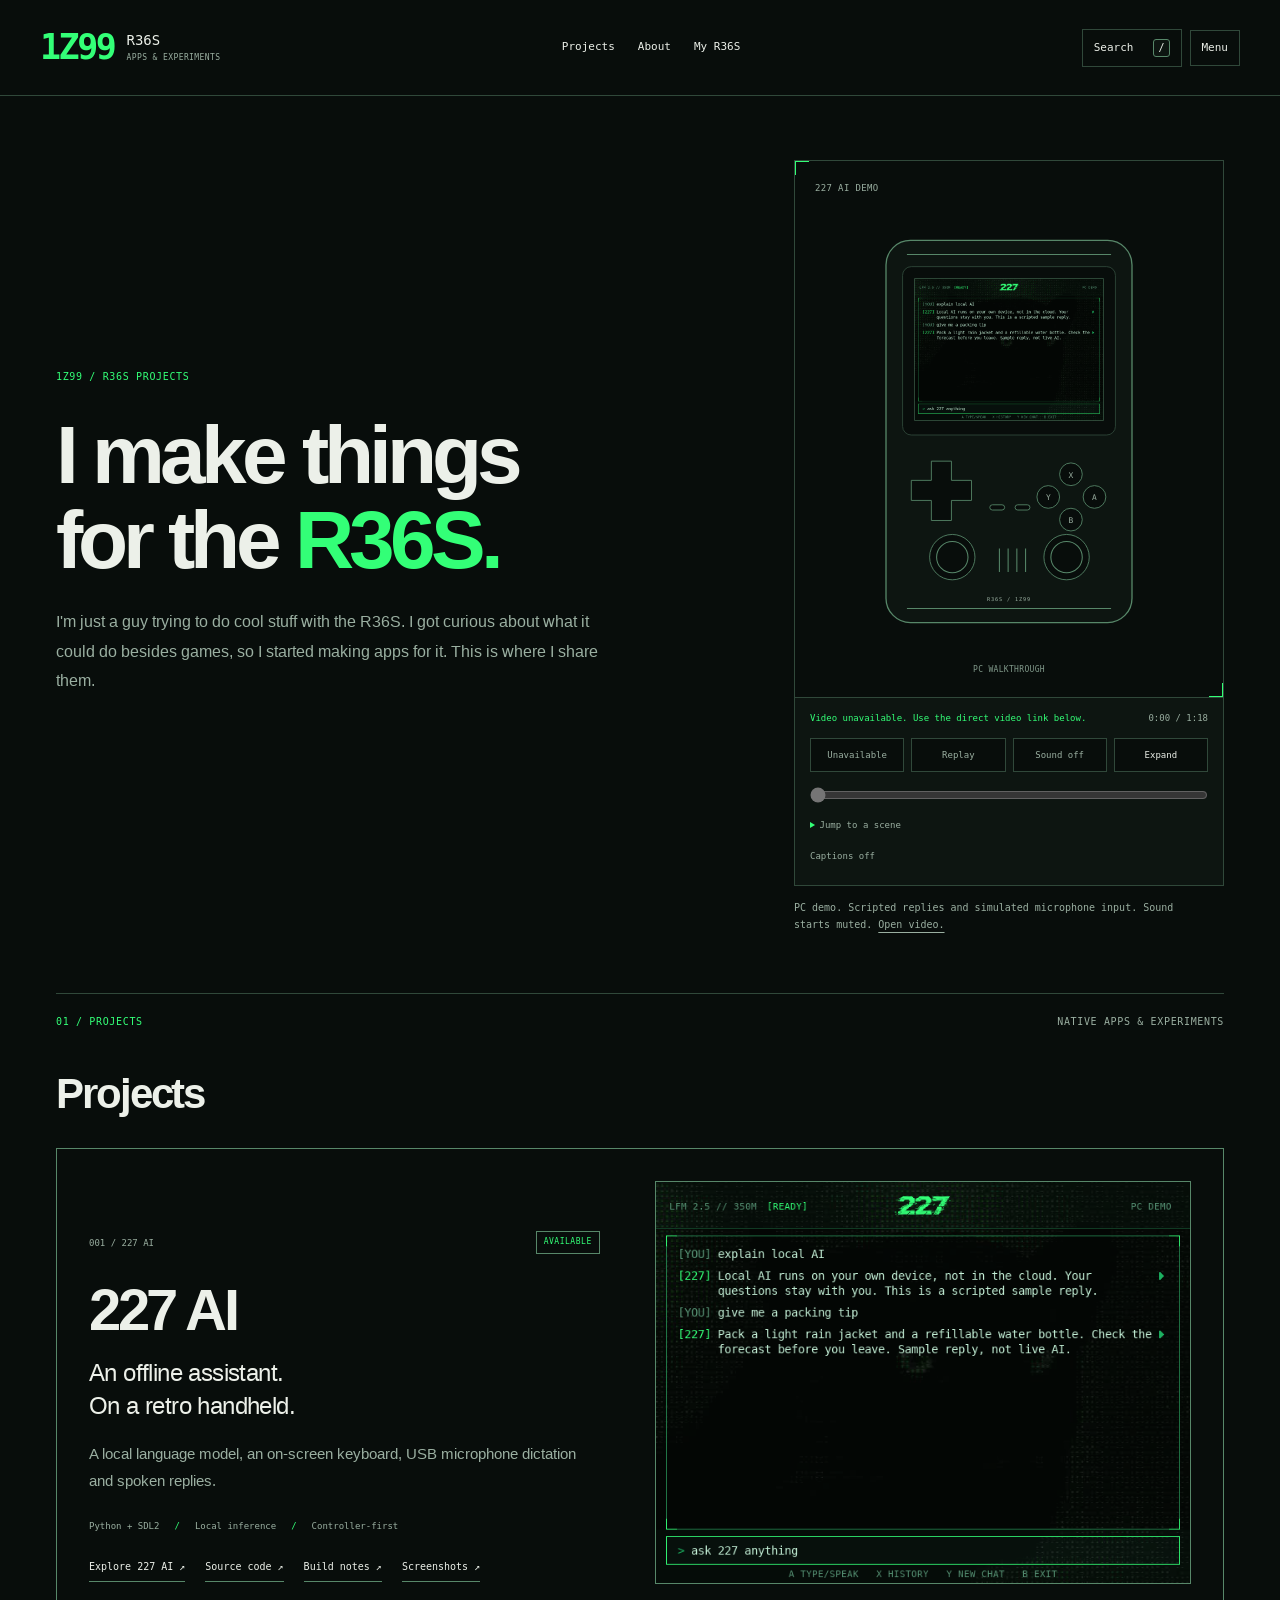
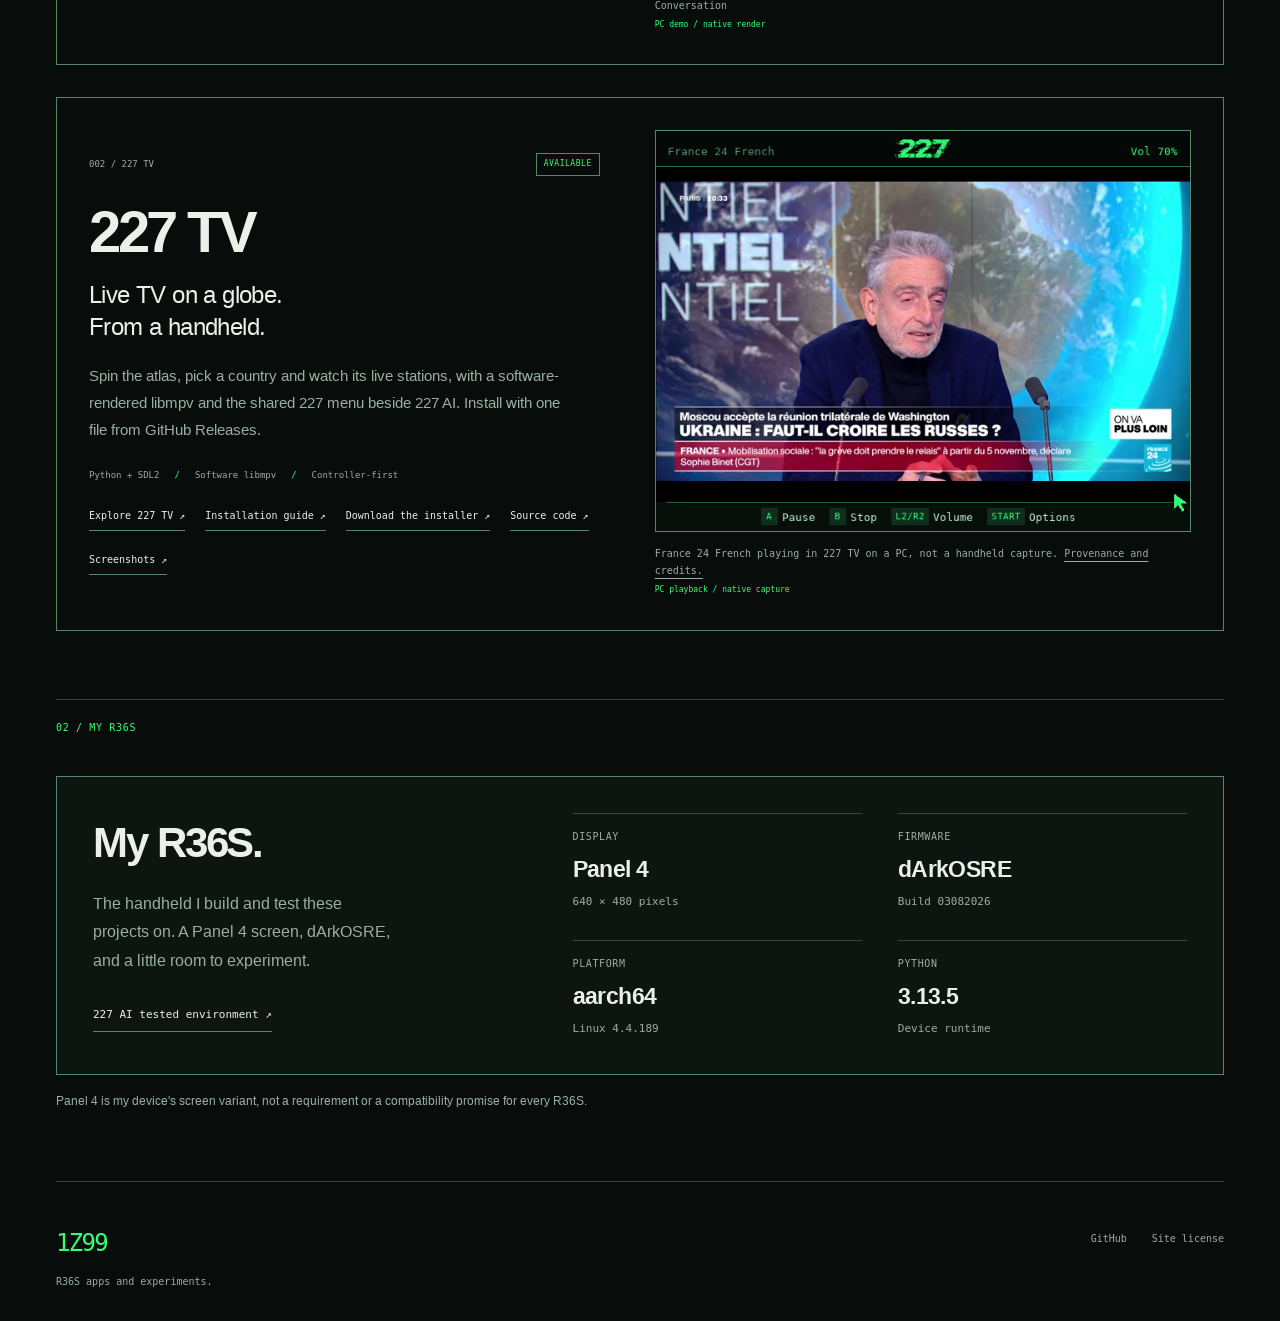
<file: docs/index.html>
<!doctype html>
<html lang="en">
<head>
  <meta charset="utf-8">
  <meta name="viewport" content="width=device-width, initial-scale=1">
  <meta name="theme-color" content="#080d0b">
  <title>1Z99 | Native R36S Apps &amp; Experiments</title>
  <meta name="description" content="I'm 1Z99. I make apps and try out ideas on the R36S. Projects, screenshots and documentation, including the offline assistant 227 AI.">
  <meta property="og:title" content="1Z99 - Native R36S apps and experiments">
  <meta property="og:description" content="Native R36S apps by 1Z99, including 227 AI, screenshots and build notes.">
  <meta property="og:type" content="website">
  <link rel="icon" href="media/favicon.svg" type="image/svg+xml">
  <link rel="stylesheet" href="site.css">
  <script src="site.js" defer></script>
</head>
<body class="workshop-page">
  <a class="skip-link" href="#main">Skip to content</a>
  <header class="site-header">
    <a class="brand workshop-brand" href="index.html" aria-label="1Z99 home"><span class="brand-number">1Z99</span><span class="brand-suffix">R36S<span>APPS &amp; EXPERIMENTS</span></span></a>
    <nav class="main-nav" id="main-nav" aria-label="Main navigation"><a href="#projects">Projects</a><a href="#about">About</a><a href="#device">My R36S</a></nav>
    <div class="header-actions"><button type="button" class="search-trigger" data-search-open aria-label="Search site">Search <kbd>/</kbd></button><button type="button" class="menu-toggle" data-menu-toggle aria-controls="site-menu" aria-expanded="false">Menu</button></div>
  </header>
  <main id="main" class="workshop-home page-width">
    <section class="workshop-intro" id="about" data-search-section>
      <div class="workshop-intro-copy">
        <p class="eyebrow">1Z99 / R36S PROJECTS</p>
        <h1>I make things<br>for the <span>R36S.</span></h1>
        <p class="workshop-description">I'm just a guy trying to do cool stuff with the R36S. I got curious about what it could do besides games, so I started making apps for it. This is where I share them.</p>
      </div>
      <figure class="hero-device shot" id="demo" data-walkthrough>
        <div class="shot-placeholder device-placeholder">
          <span class="shot-code">227 AI DEMO</span>
          <svg class="handheld-illustration" viewBox="0 0 360 470" role="group" aria-label="R36S illustration with an automated 227 AI desktop walkthrough playing inside the screen; not a live device">
            <rect class="device-outline" x="39" y="12" width="282" height="438" rx="28"/>
            <path class="device-detail" d="M63 28h234M63 434h234"/>
            <rect class="device-bezel" x="58" y="42" width="244" height="193" rx="10"/>
            <rect class="device-screen" x="72" y="56" width="216" height="162"/>
            <image class="device-demo-poster" href="media/previews/app/chat.png" x="72" y="56" width="216" height="162" preserveAspectRatio="xMidYMid meet"/>
            <foreignObject class="device-demo-viewport" x="72" y="56" width="216" height="162">
              <div xmlns="http://www.w3.org/1999/xhtml" class="device-demo-frame">
                <video id="r36s-walkthrough" class="device-demo" width="640" height="480" muted playsinline loop controls preload="metadata" poster="media/previews/app/chat.png" aria-label="Automated 227 AI PC walkthrough" aria-describedby="walkthrough-disclosure">
                  <source src="media/previews/227-ai-walkthrough.mp4" type="video/mp4">
                  <track kind="captions" src="media/previews/227-ai-walkthrough.vtt" srclang="en" label="English walkthrough captions">
                  Your browser can <a href="media/previews/227-ai-walkthrough.mp4">open the full walkthrough video</a> instead.
                </video>
              </div>
            </foreignObject>
            <path class="device-button" d="M91 265h23v22h23v23h-23v23H91v-23H68v-23h23z"/>
            <circle class="device-button" cx="251" cy="280" r="13"/><circle class="device-button" cx="278" cy="306" r="13"/>
            <circle class="device-button" cx="225" cy="306" r="13"/><circle class="device-button" cx="251" cy="332" r="13"/>
            <text class="button-letter" x="251" y="284">X</text><text class="button-letter" x="278" y="310">A</text><text class="button-letter" x="225" y="310">Y</text><text class="button-letter" x="251" y="336">B</text>
            <circle class="device-stick" cx="115" cy="375" r="26"/><circle class="device-detail" cx="115" cy="375" r="18"/>
            <circle class="device-stick" cx="246" cy="375" r="26"/><circle class="device-detail" cx="246" cy="375" r="18"/>
            <rect class="device-button" x="158" y="315" width="17" height="6" rx="3"/><rect class="device-button" x="187" y="315" width="17" height="6" rx="3"/>
            <path class="device-detail" d="M169 365v27m10-27v27m10-27v27m10-27v27"/>
            <text class="device-signature" x="180" y="425">R36S / 1Z99</text>
          </svg>
          <span class="illustration-label">PC WALKTHROUGH</span>
        </div>
        <div class="demo-controls" data-demo-controls hidden>
          <div class="demo-now"><span data-demo-status aria-live="polite">Starting 227 AI</span><span data-demo-time>0:00 / 1:18</span></div>
          <div class="demo-transport" role="group" aria-label="Walkthrough playback">
            <button type="button" data-demo-toggle aria-controls="r36s-walkthrough">Play</button>
            <button type="button" data-demo-restart aria-controls="r36s-walkthrough">Replay</button>
            <button type="button" data-demo-audio aria-pressed="false">Sound off</button>
            <button type="button" data-demo-expand aria-haspopup="dialog">Expand</button>
          </div>
          <input id="walkthrough-position" class="demo-position" type="range" min="0" max="78" step="0.1" value="0" aria-label="Walkthrough position" aria-controls="r36s-walkthrough">
          <details class="demo-chapters"><summary>Jump to a scene</summary><div class="demo-scene-list" data-demo-chapters role="group" aria-label="Walkthrough scenes"></div></details>
          <button type="button" class="demo-caption-toggle" data-demo-captions aria-pressed="false">Captions off</button>
        </div>
        <figcaption id="walkthrough-disclosure">PC demo. Scripted replies and simulated microphone input. Sound starts muted. <a href="media/previews/227-ai-walkthrough.mp4">Open video.</a></figcaption>
      </figure>
    </section>
    <section class="workshop-section" id="projects" data-search-section>
      <div class="section-label"><span>01 / PROJECTS</span><span>NATIVE APPS &amp; EXPERIMENTS</span></div>
      <div class="workshop-section-heading"><h2>Projects</h2></div>
      <ol class="project-cards">
        <!-- Add future projects as sibling list items. -->
        <li>
          <article class="project-feature" id="project-ai" data-project="227-ai" data-captures="screenshots.json">
            <div class="project-feature-copy">
              <div class="project-kicker"><span>001 / 227 AI</span><span class="tag">AVAILABLE</span></div>
              <h3>227 AI</h3>
              <p class="project-subtitle">An offline assistant.<br>On a retro handheld.</p>
              <p>A local language model, an on-screen keyboard, USB microphone dictation and spoken replies.</p>
              <ul class="project-tags" aria-label="Project technologies"><li>Python + SDL2</li><li>Local inference</li><li>Controller-first</li></ul>
              <nav class="project-links" aria-label="227 AI project links"><a class="text-link" href="projects/227-ai/index.html">Explore 227 AI &#8599;</a><a class="text-link" href="https://github.com/1Z99/project-ai-r36s">Source code &#8599;</a><a class="text-link" href="projects/227-ai/development.html">Build notes &#8599;</a><a class="text-link" href="projects/227-ai/gallery.html">Screenshots &#8599;</a></nav>
            </div>
            <figure class="shot project-shot" data-shot="chat"><div class="shot-placeholder"><strong>PC demo frame</strong></div><figcaption>Conversation</figcaption></figure>
          </article>
          </li>
          <li>
            <article class="project-feature" id="project-tv" data-project="227-tv" data-captures="projects/227-tv/screenshots.json">
              <div class="project-feature-copy">
                <div class="project-kicker"><span>002 / 227 TV</span><span class="tag">AVAILABLE</span></div>
                <h3>227 TV</h3>
                <p class="project-subtitle">Live TV on a globe.<br>From a handheld.</p>
                <p>Spin the atlas, pick a country and watch its live stations, with a software-rendered libmpv and the shared 227 menu beside 227 AI. Install with one file from GitHub Releases.</p>
                <ul class="project-tags" aria-label="Project technologies"><li>Python + SDL2</li><li>Software libmpv</li><li>Controller-first</li></ul>
                <nav class="project-links" aria-label="227 TV project links"><a class="text-link" href="projects/227-tv/index.html">Explore 227 TV &#8599;</a><a class="text-link" href="projects/227-tv/guide.html">Installation guide &#8599;</a><a class="text-link" href="https://github.com/1Z99/r36s-tv/releases">Download the installer &#8599;</a><a class="text-link" href="https://github.com/1Z99/r36s-tv">Source code &#8599;</a><a class="text-link" href="projects/227-tv/gallery.html">Screenshots &#8599;</a></nav>
              </div>
              <figure class="shot project-shot" data-shot="watch"><div class="shot-placeholder"><span class="shot-code">227 TV / PC PLAYBACK CAPTURE</span><strong>The fullscreen watch interface</strong><p>France 24 French, decoded live in the native app on a PC.</p></div><figcaption>France 24 French playing in 227 TV on a PC, not a handheld capture. <a href="projects/227-tv/gallery.html#capture-plan">Provenance and credits.</a></figcaption></figure>
            </article>
          </li>
        </ol>
      </section>

    <section class="workshop-section" id="device" data-search-section>
      <div class="section-label"><span>02 / MY R36S</span></div>
      <div class="workshop-bench">
        <div class="workshop-device-copy">
          <h2>My R36S.</h2>
          <p>The handheld I build and test these projects on. A Panel 4 screen, dArkOSRE, and a little room to experiment.</p>
          <a class="text-link" href="projects/227-ai/development.html#tested-build">227 AI tested environment &#8599;</a>
        </div>
        <dl class="workshop-device-specs">
          <div><dt>Display</dt><dd>Panel 4<span>640 &#215; 480 pixels</span></dd></div>
          <div><dt>Firmware</dt><dd>dArkOSRE<span>Build <code>03082026</code></span></dd></div>
          <div><dt>Platform</dt><dd>aarch64<span>Linux 4.4.189</span></dd></div>
          <div><dt>Python</dt><dd>3.13.5<span>Device runtime</span></dd></div>
        </dl>
      </div>
      <p class="workbench-provenance">Panel 4 is my device's screen variant, not a requirement or a compatibility promise for every R36S.</p>
    </section>
  </main>
   <footer class="site-footer"><div><a class="footer-brand" href="index.html">1Z99</a><p>R36S apps and experiments.</p></div><nav aria-label="Site links"><a href="https://github.com/1Z99">GitHub</a><a href="LICENSE.txt">Site license</a></nav></footer>
</body>
</html>
</file>
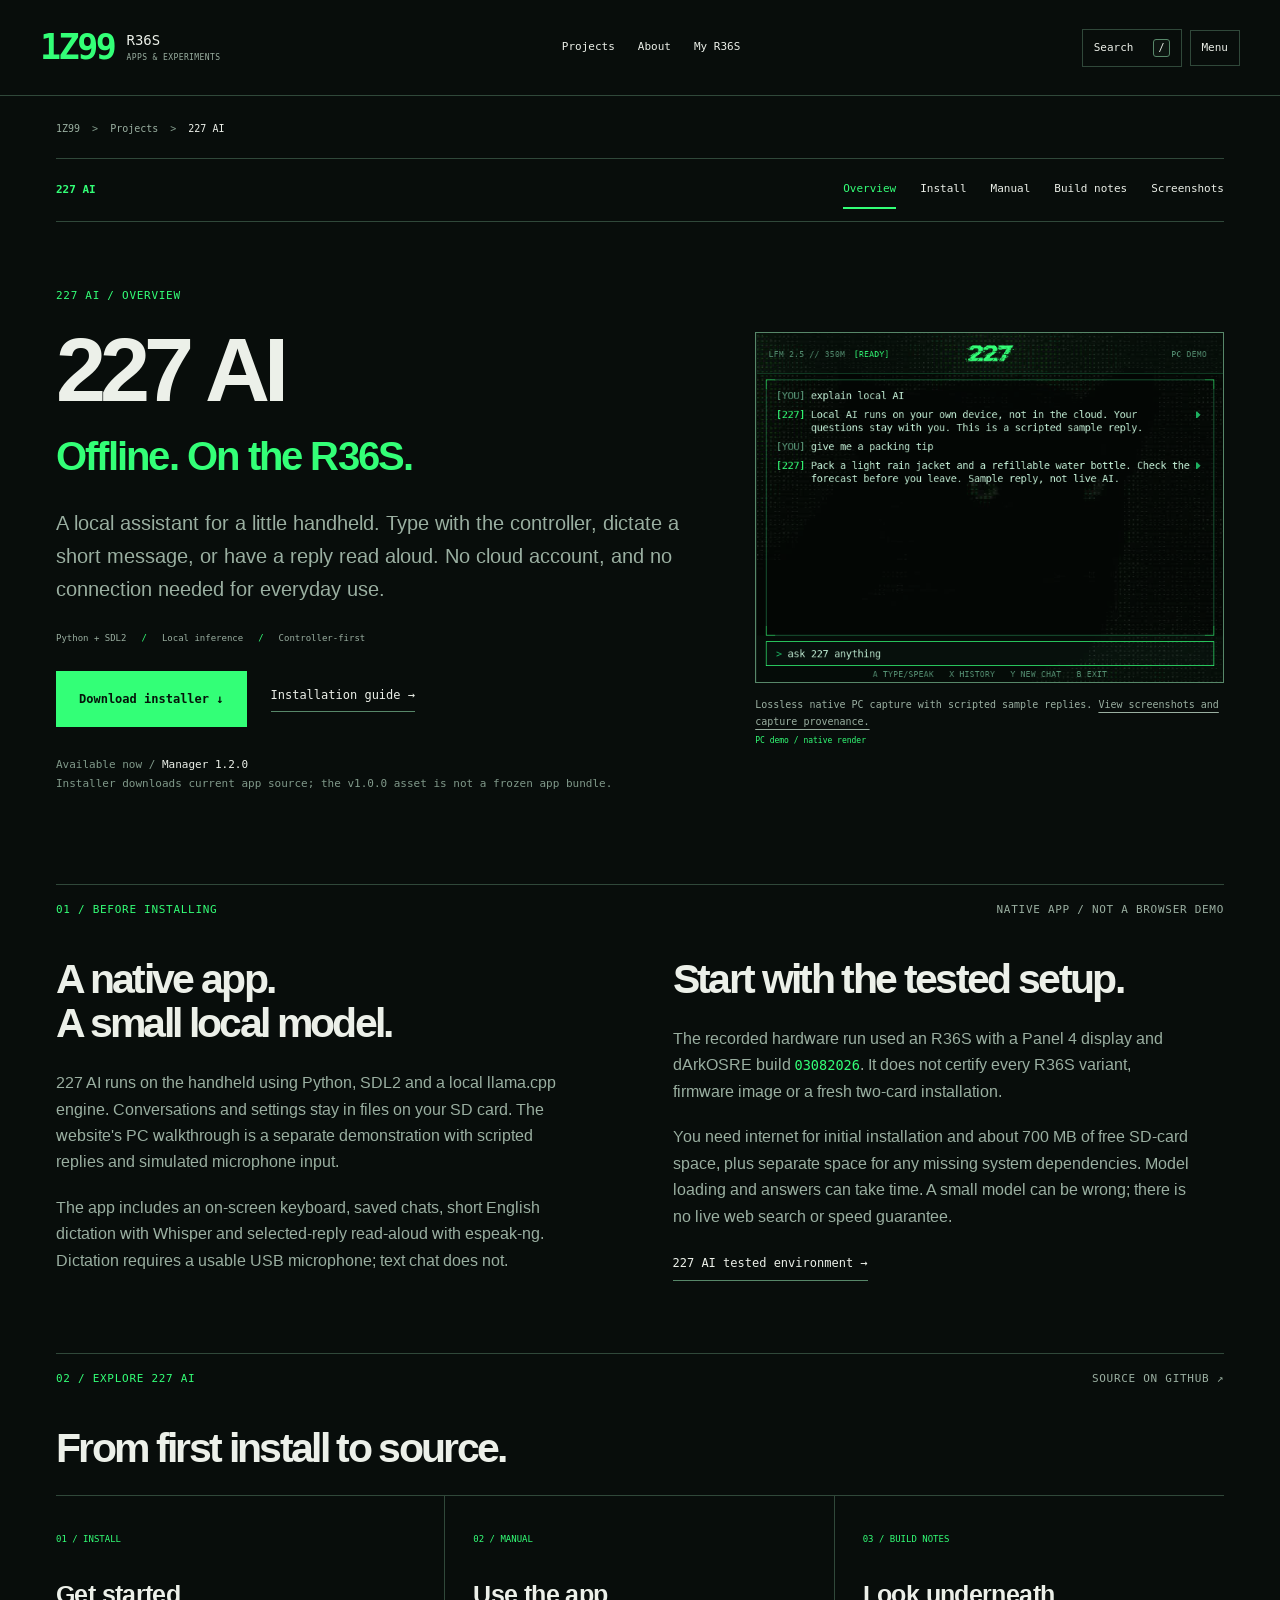
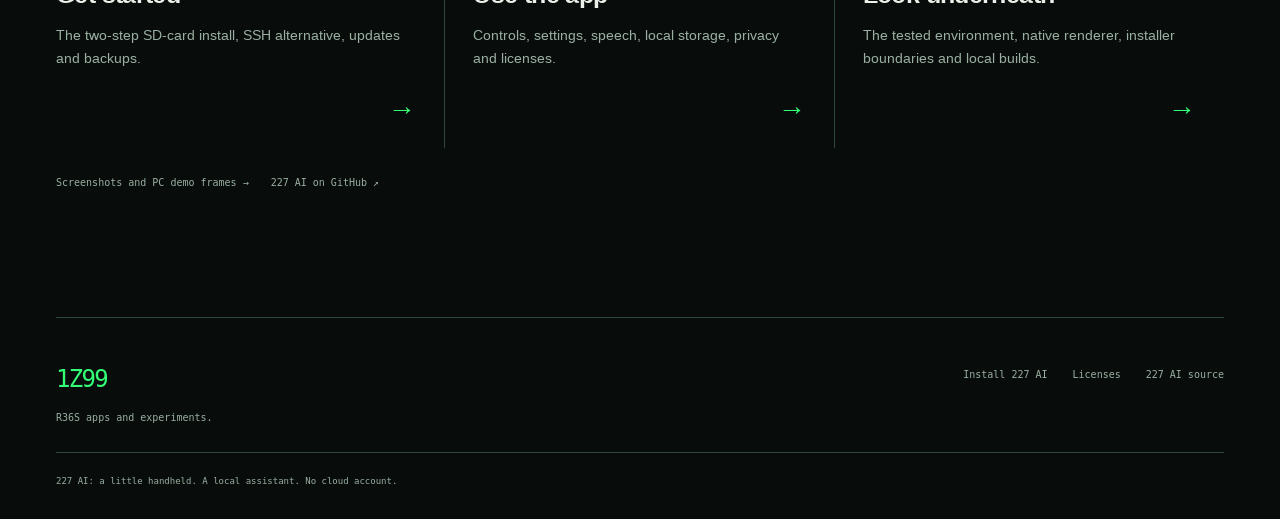
<file: docs/projects/227-ai/index.html>
<!doctype html>
<html lang="en">
<head>
  <meta charset="utf-8">
  <meta name="viewport" content="width=device-width, initial-scale=1">
  <meta name="theme-color" content="#080d0b">
  <title>Overview | 227 AI | 1Z99</title>
  <meta name="description" content="227 AI by 1Z99: a native offline assistant for the R36S. Download the installer, read the manual and explore the tested hardware setup.">
  <link rel="icon" href="../../media/favicon.svg" type="image/svg+xml">
  <link rel="stylesheet" href="../../site.css">
  <script src="../../site.js" defer></script>
</head>
<body data-project="227-ai" data-captures="screenshots.json">
  <a class="skip-link" href="#main">Skip to content</a>
  <header class="site-header">
    <a class="brand workshop-brand" href="../../index.html" aria-label="1Z99 home"><span class="brand-number">1Z99</span><span class="brand-suffix">R36S<span>APPS &amp; EXPERIMENTS</span></span></a>
    <nav class="main-nav" id="main-nav" aria-label="Main navigation"><a href="../../index.html#projects">Projects</a><a href="../../index.html#about">About</a><a href="../../index.html#device">My R36S</a></nav>
    <div class="header-actions"><button type="button" class="search-trigger" data-search-open aria-label="Search site">Search <kbd>/</kbd></button><button type="button" class="menu-toggle" data-menu-toggle aria-controls="site-menu" aria-expanded="false">Menu</button></div>
  </header>
  <div class="project-context page-width">
    <nav class="breadcrumb" aria-label="Breadcrumb"><ol><li><a href="../../index.html">1Z99</a></li><li><a href="../../index.html#projects">Projects</a></li><li><a href="index.html" aria-current="page">227 AI</a></li></ol></nav>
    <nav class="project-nav" aria-label="227 AI navigation"><span class="project-nav-label">227 AI</span><a href="index.html" aria-current="page">Overview</a><a href="guide.html">Install</a><a href="reference.html">Manual</a><a href="development.html">Build notes</a><a href="gallery.html">Screenshots</a></nav>
  </div>
  <main id="main" class="page-width project-overview">
    <section class="project-overview-hero" id="overview" data-search-section>
      <div>
        <p class="eyebrow">227 AI / Overview</p>
        <h1>227 AI<span>Offline. On the R36S.</span></h1>
        <p class="lede">A local assistant for a little handheld. Type with the controller, dictate a short message, or have a reply read aloud. No cloud account, and no connection needed for everyday use.</p>
        <ul class="project-tags" aria-label="Project technologies"><li>Python + SDL2</li><li>Local inference</li><li>Controller-first</li></ul>
        <div class="hero-actions"><a class="button primary" href="https://github.com/1Z99/project-ai-r36s/releases/download/v1.0.0/install227ai.sh">Download installer &#8595;</a><a class="text-link" href="guide.html">Installation guide &#8594;</a></div>
        <p class="hero-fine">Available now / <strong>Manager 1.2.0</strong><br>Installer downloads current app source; the v1.0.0 asset is not a frozen app bundle.</p>
      </div>
      <figure class="shot" data-shot="chat"><div class="shot-placeholder"><span class="shot-code">227 AI / PC DEMO</span><strong>A conversation on the handheld interface</strong><p>Native PC capture. Scripted replies, not live on-device inference.</p><span class="shot-aspect">640 x 480 / 4:3</span></div><figcaption>Lossless native PC capture with scripted sample replies. <a href="gallery.html">View screenshots and capture provenance.</a></figcaption></figure>
    </section>
    <section class="project-overview-details" id="before-installing" data-search-section>
      <div class="section-label"><span>01 / BEFORE INSTALLING</span><span>NATIVE APP / NOT A BROWSER DEMO</span></div>
      <div class="intro-grid">
        <div><h2>A native app.<br>A small local model.</h2><p>227 AI runs on the handheld using Python, SDL2 and a local llama.cpp engine. Conversations and settings stay in files on your SD card. The website's PC walkthrough is a separate demonstration with scripted replies and simulated microphone input.</p><p>The app includes an on-screen keyboard, saved chats, short English dictation with Whisper and selected-reply read-aloud with espeak-ng. Dictation requires a usable USB microphone; text chat does not.</p></div>
        <div><h2>Start with the tested setup.</h2><p>The recorded hardware run used an R36S with a Panel 4 display and dArkOSRE build <code>03082026</code>. It does not certify every R36S variant, firmware image or a fresh two-card installation.</p><p>You need internet for initial installation and about 700 MB of free SD-card space, plus separate space for any missing system dependencies. Model loading and answers can take time. A small model can be wrong; there is no live web search or speed guarantee.</p><a class="text-link" href="development.html#tested-build">227 AI tested environment &#8594;</a></div>
      </div>
    </section>
    <section class="project-overview-details" id="project-resources" data-search-section>
      <div class="section-label"><span>02 / EXPLORE 227 AI</span><a href="https://github.com/1Z99/project-ai-r36s">Source on GitHub &#8599;</a></div>
      <h2>From first install to source.</h2>
      <div class="manual-links">
        <a href="guide.html"><span>01 / INSTALL</span><h3>Get started</h3><p>The two-step SD-card install, SSH alternative, updates and backups.</p><span class="link-arrow" aria-hidden="true">&#8594;</span></a>
        <a href="reference.html"><span>02 / MANUAL</span><h3>Use the app</h3><p>Controls, settings, speech, local storage, privacy and licenses.</p><span class="link-arrow" aria-hidden="true">&#8594;</span></a>
        <a href="development.html"><span>03 / BUILD NOTES</span><h3>Look underneath</h3><p>The tested environment, native renderer, installer boundaries and local builds.</p><span class="link-arrow" aria-hidden="true">&#8594;</span></a>
      </div>
      <div class="project-reference-links"><a href="gallery.html">Screenshots and PC demo frames &#8594;</a><a href="https://github.com/1Z99/project-ai-r36s">227 AI on GitHub &#8599;</a></div>
    </section>
  </main>
  <footer class="site-footer"><div><a class="footer-brand" href="../../index.html">1Z99</a><p>R36S apps and experiments.</p></div><nav aria-label="227 AI links"><a href="guide.html">Install 227 AI</a><a href="reference.html#licenses">Licenses</a><a href="https://github.com/1Z99/project-ai-r36s">227 AI source</a></nav><p class="footer-note">227 AI: a little handheld. A local assistant. No cloud account.</p></footer>
</body>
</html>
</file>
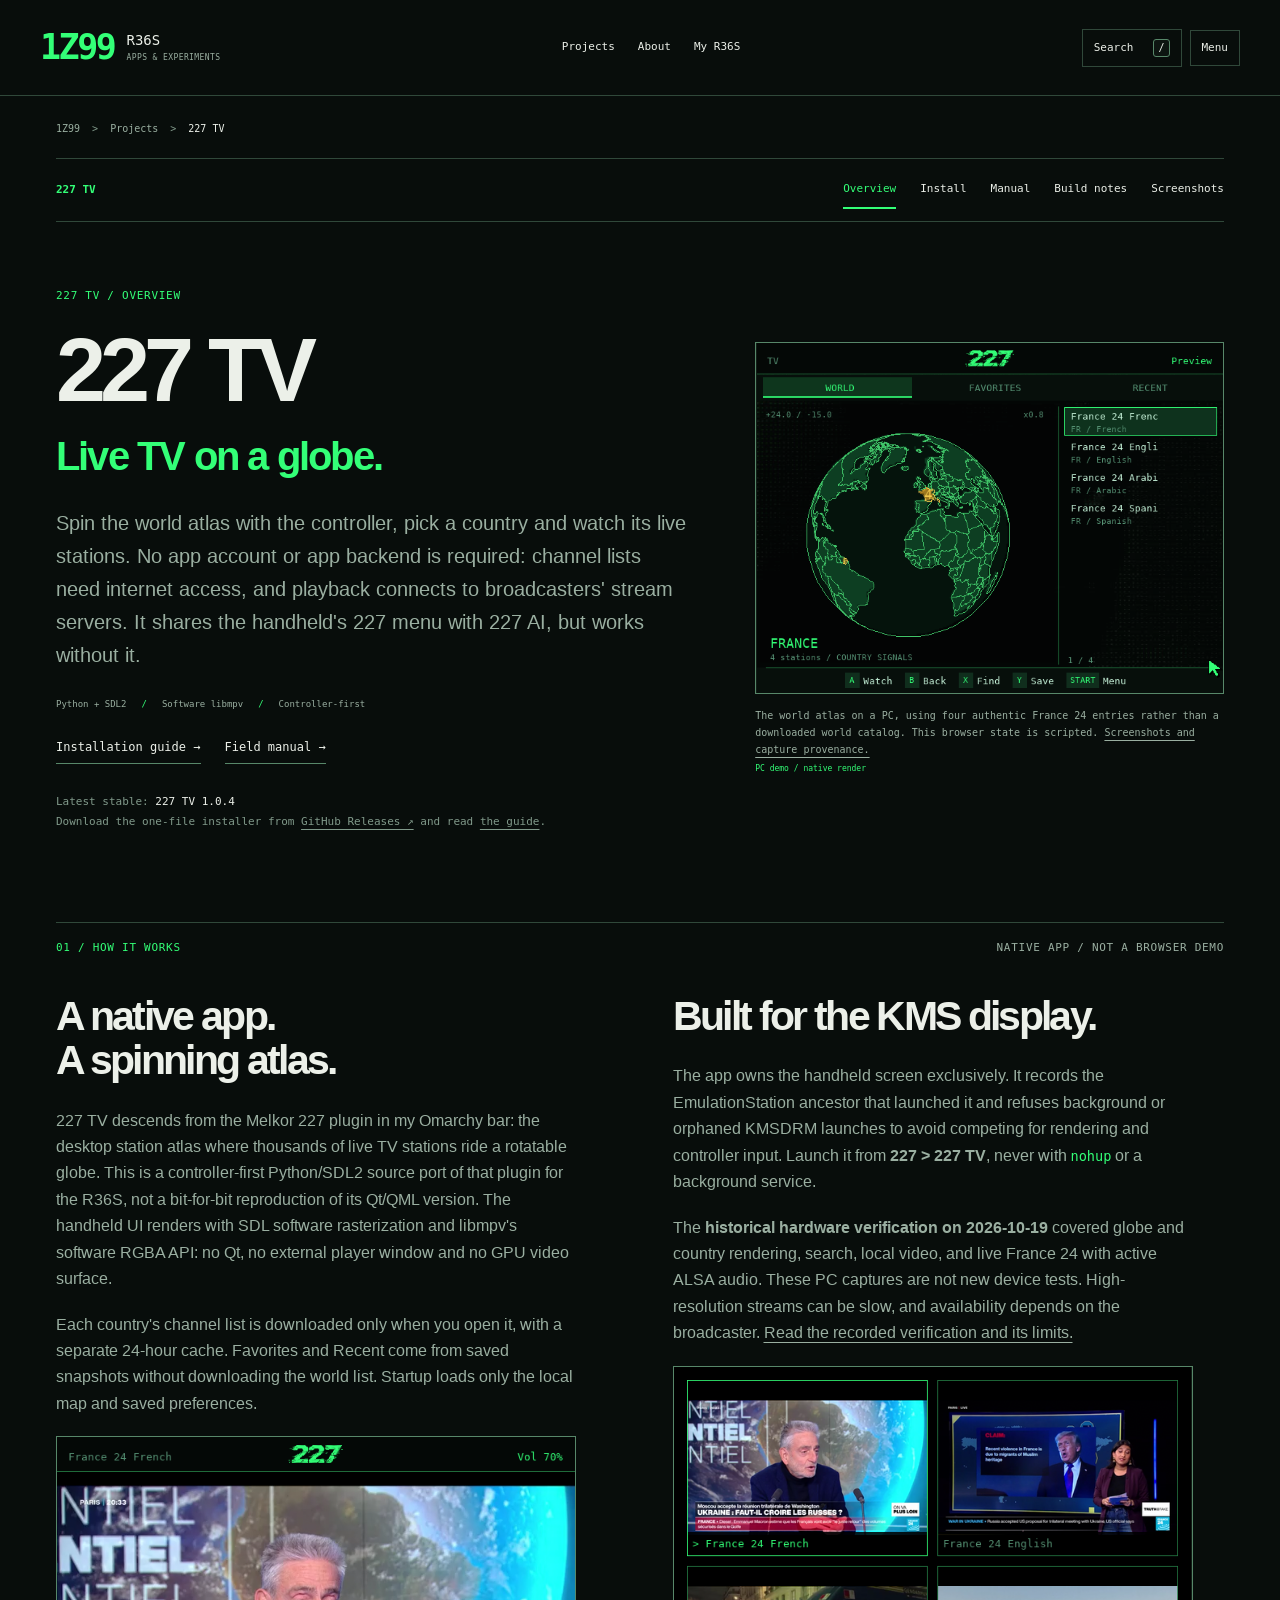
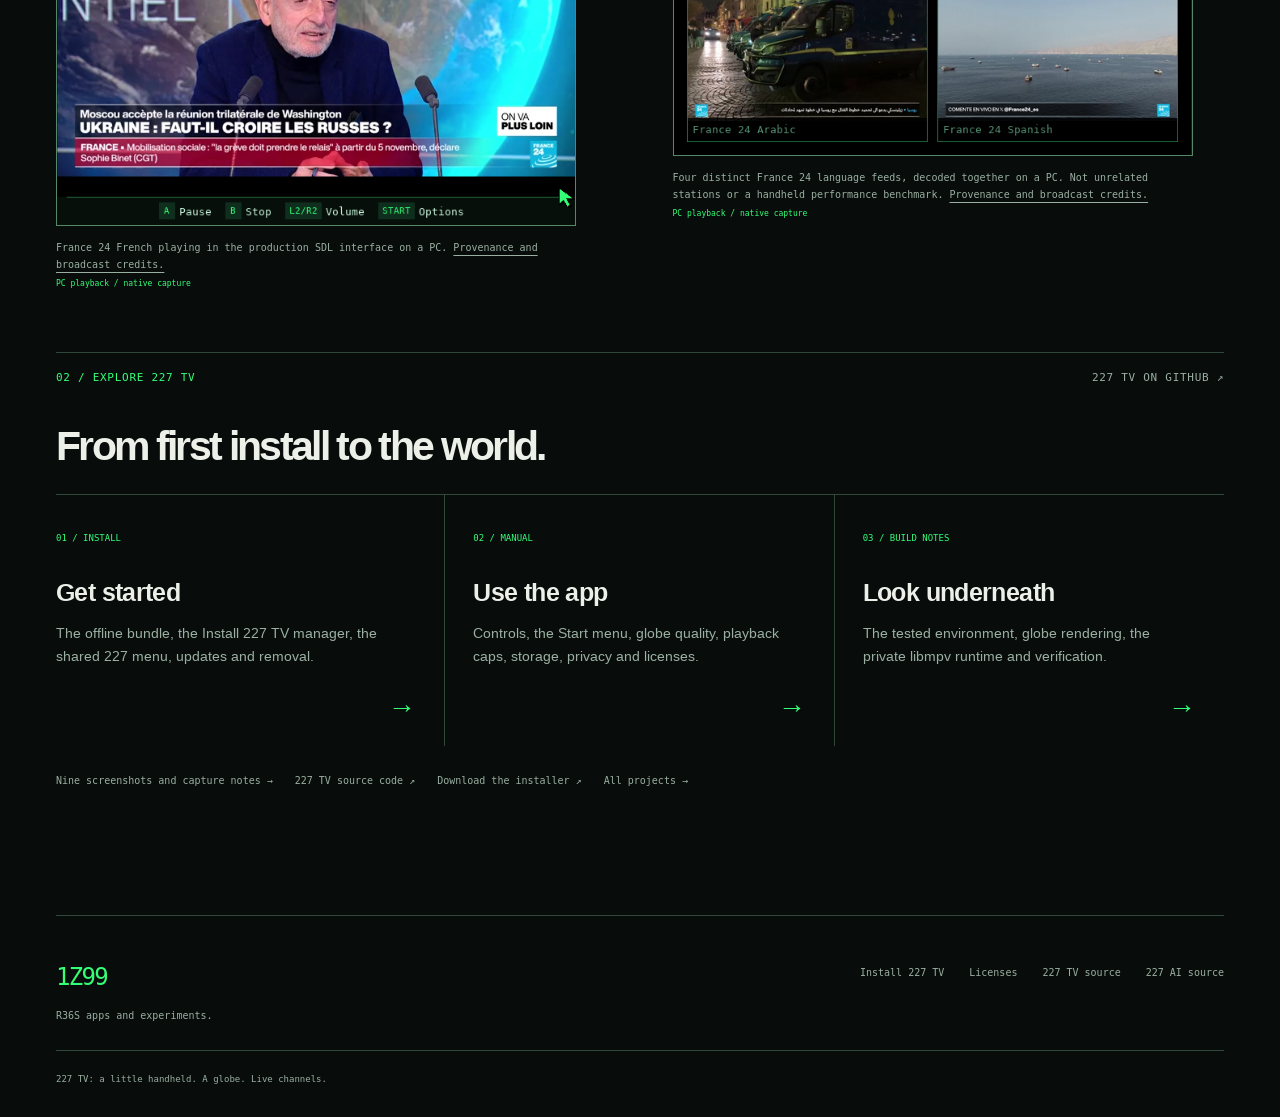
<file: docs/projects/227-tv/index.html>
<!doctype html>
<html lang="en">
<head>
  <meta charset="utf-8">
  <meta name="viewport" content="width=device-width, initial-scale=1">
  <meta name="theme-color" content="#080d0b">
  <title>Overview | 227 TV | 1Z99</title>
  <meta name="description" content="227 TV by 1Z99: a native live-TV globe for the R36S. Browse stations by country, watch with a software-rendered libmpv, and install beside 227 AI.">
  <link rel="icon" href="../../media/favicon.svg" type="image/svg+xml">
  <link rel="stylesheet" href="../../site.css">
  <script src="../../site.js" defer></script>
</head>
<body data-project="227-tv" data-captures="projects/227-tv/screenshots.json">
  <a class="skip-link" href="#main">Skip to content</a>
  <header class="site-header">
    <a class="brand workshop-brand" href="../../index.html" aria-label="1Z99 home"><span class="brand-number">1Z99</span><span class="brand-suffix">R36S<span>APPS &amp; EXPERIMENTS</span></span></a>
    <nav class="main-nav" id="main-nav" aria-label="Main navigation"><a href="../../index.html#projects">Projects</a><a href="../../index.html#about">About</a><a href="../../index.html#device">My R36S</a></nav>
    <div class="header-actions"><button type="button" class="search-trigger" data-search-open aria-label="Search site">Search <kbd>/</kbd></button><button type="button" class="menu-toggle" data-menu-toggle aria-controls="site-menu" aria-expanded="false">Menu</button></div>
  </header>
  <div class="project-context page-width">
    <nav class="breadcrumb" aria-label="Breadcrumb"><ol><li><a href="../../index.html">1Z99</a></li><li><a href="../../index.html#projects">Projects</a></li><li><a href="index.html" aria-current="page">227 TV</a></li></ol></nav>
    <nav class="project-nav" aria-label="227 TV navigation"><span class="project-nav-label">227 TV</span><a href="index.html" aria-current="page">Overview</a><a href="guide.html">Install</a><a href="reference.html">Manual</a><a href="development.html">Build notes</a><a href="gallery.html">Screenshots</a></nav>
  </div>
  <main id="main" class="page-width project-overview">
    <section class="project-overview-hero" id="overview" data-search-section>
      <div>
        <p class="eyebrow">227 TV / Overview</p>
        <h1>227 TV<span>Live TV on a globe.</span></h1>
        <p class="lede">Spin the world atlas with the controller, pick a country and watch its live stations. No app account or app backend is required: channel lists need internet access, and playback connects to broadcasters' stream servers. It shares the handheld's 227 menu with 227 AI, but works without it.</p>
        <ul class="project-tags" aria-label="Project technologies"><li>Python + SDL2</li><li>Software libmpv</li><li>Controller-first</li></ul>
        <div class="hero-actions"><a class="text-link" href="guide.html">Installation guide &#8594;</a><a class="text-link" href="reference.html">Field manual &#8594;</a></div>
        <p class="hero-fine">Latest stable: <strong>227 TV 1.0.4</strong><br>Download the one-file installer from <a href="https://github.com/1Z99/r36s-tv/releases">GitHub Releases &#8599;</a> and read <a href="guide.html">the guide</a>.</p>
      </div>
      <figure class="shot" data-shot="world"><div class="shot-placeholder"><span class="shot-code">227 TV / NATIVE PC PREVIEW</span><strong>The world at controller distance</strong><p>Scripted browser state with four France 24 language feeds under France.</p><span class="shot-aspect">640 x 480 / LOSSLESS PNG</span></div><figcaption>The world atlas on a PC, using four authentic France 24 entries rather than a downloaded world catalog. This browser state is scripted. <a href="gallery.html#capture-plan">Screenshots and capture provenance.</a></figcaption></figure>
    </section>
    <section class="project-overview-details" id="how-it-works" data-search-section>
      <div class="section-label"><span>01 / HOW IT WORKS</span><span>NATIVE APP / NOT A BROWSER DEMO</span></div>
      <div class="intro-grid">
        <div>
          <h2>A native app.<br>A spinning atlas.</h2>
          <p>227 TV descends from the Melkor 227 plugin in my Omarchy bar: the desktop station atlas where thousands of live TV stations ride a rotatable globe. This is a controller-first Python/SDL2 source port of that plugin for the R36S, not a bit-for-bit reproduction of its Qt/QML version. The handheld UI renders with SDL software rasterization and libmpv's software RGBA API: no Qt, no external player window and no GPU video surface.</p>
          <p>Each country's channel list is downloaded only when you open it, with a separate 24-hour cache. Favorites and Recent come from saved snapshots without downloading the world list. Startup loads only the local map and saved preferences.</p>
          <figure class="shot" data-shot="watch"><div class="shot-placeholder"><span class="shot-code">227 TV / PC PLAYBACK CAPTURE</span><strong>One channel. The whole screen.</strong><p>France 24 French, decoded live through libmpv and drawn by the native app.</p><span class="shot-aspect">640 x 480 / LOSSLESS PNG</span></div><figcaption>France 24 French playing in the production SDL interface on a PC. <a href="gallery.html#capture-plan">Provenance and broadcast credits.</a></figcaption></figure>
        </div>
        <div>
          <h2>Built for the KMS display.</h2>
          <p>The app owns the handheld screen exclusively. It records the EmulationStation ancestor that launched it and refuses background or orphaned KMSDRM launches to avoid competing for rendering and controller input. Launch it from <strong>227 &gt; 227 TV</strong>, never with <code>nohup</code> or a background service.</p>
          <p>The <strong>historical hardware verification on 2026-10-19</strong> covered globe and country rendering, search, local video, and live France 24 with active ALSA audio. These PC captures are not new device tests. High-resolution streams can be slow, and availability depends on the broadcaster. <a href="development.html">Read the recorded verification and its limits.</a></p>
          <figure class="shot" data-shot="matrix"><div class="shot-placeholder"><span class="shot-code">227 TV / PC PLAYBACK CAPTURE</span><strong>Four views. Still experimental.</strong><p>France 24 French, English, Arabic and Spanish playing in four cells.</p><span class="shot-aspect">640 x 480 / LOSSLESS PNG</span></div><figcaption>Four distinct France 24 language feeds, decoded together on a PC. Not unrelated stations or a handheld performance benchmark. <a href="gallery.html#capture-plan">Provenance and broadcast credits.</a></figcaption></figure>
        </div>
      </div>
    </section>
    <section class="project-overview-details" id="project-resources" data-search-section>
      <div class="section-label"><span>02 / EXPLORE 227 TV</span><a href="https://github.com/1Z99/r36s-tv">227 TV on GitHub &#8599;</a></div>
      <h2>From first install to the world.</h2>
      <div class="manual-links">
        <a href="guide.html"><span>01 / INSTALL</span><h3>Get started</h3><p>The offline bundle, the Install 227 TV manager, the shared 227 menu, updates and removal.</p><span class="link-arrow" aria-hidden="true">&#8594;</span></a>
        <a href="reference.html"><span>02 / MANUAL</span><h3>Use the app</h3><p>Controls, the Start menu, globe quality, playback caps, storage, privacy and licenses.</p><span class="link-arrow" aria-hidden="true">&#8594;</span></a>
        <a href="development.html"><span>03 / BUILD NOTES</span><h3>Look underneath</h3><p>The tested environment, globe rendering, the private libmpv runtime and verification.</p><span class="link-arrow" aria-hidden="true">&#8594;</span></a>
      </div>
      <div class="project-reference-links"><a href="gallery.html">Nine screenshots and capture notes &#8594;</a><a href="https://github.com/1Z99/r36s-tv">227 TV source code &#8599;</a><a href="https://github.com/1Z99/r36s-tv/releases">Download the installer &#8599;</a><a href="../../index.html#projects">All projects &#8594;</a></div>
    </section>
  </main>
  <footer class="site-footer"><div><a class="footer-brand" href="../../index.html">1Z99</a><p>R36S apps and experiments.</p></div><nav aria-label="227 TV links"><a href="guide.html">Install 227 TV</a><a href="reference.html#licenses">Licenses</a><a href="https://github.com/1Z99/r36s-tv">227 TV source</a><a href="https://github.com/1Z99/project-ai-r36s">227 AI source</a></nav><p class="footer-note">227 TV: a little handheld. A globe. Live channels.</p></footer>
</body>
</html>
</file>
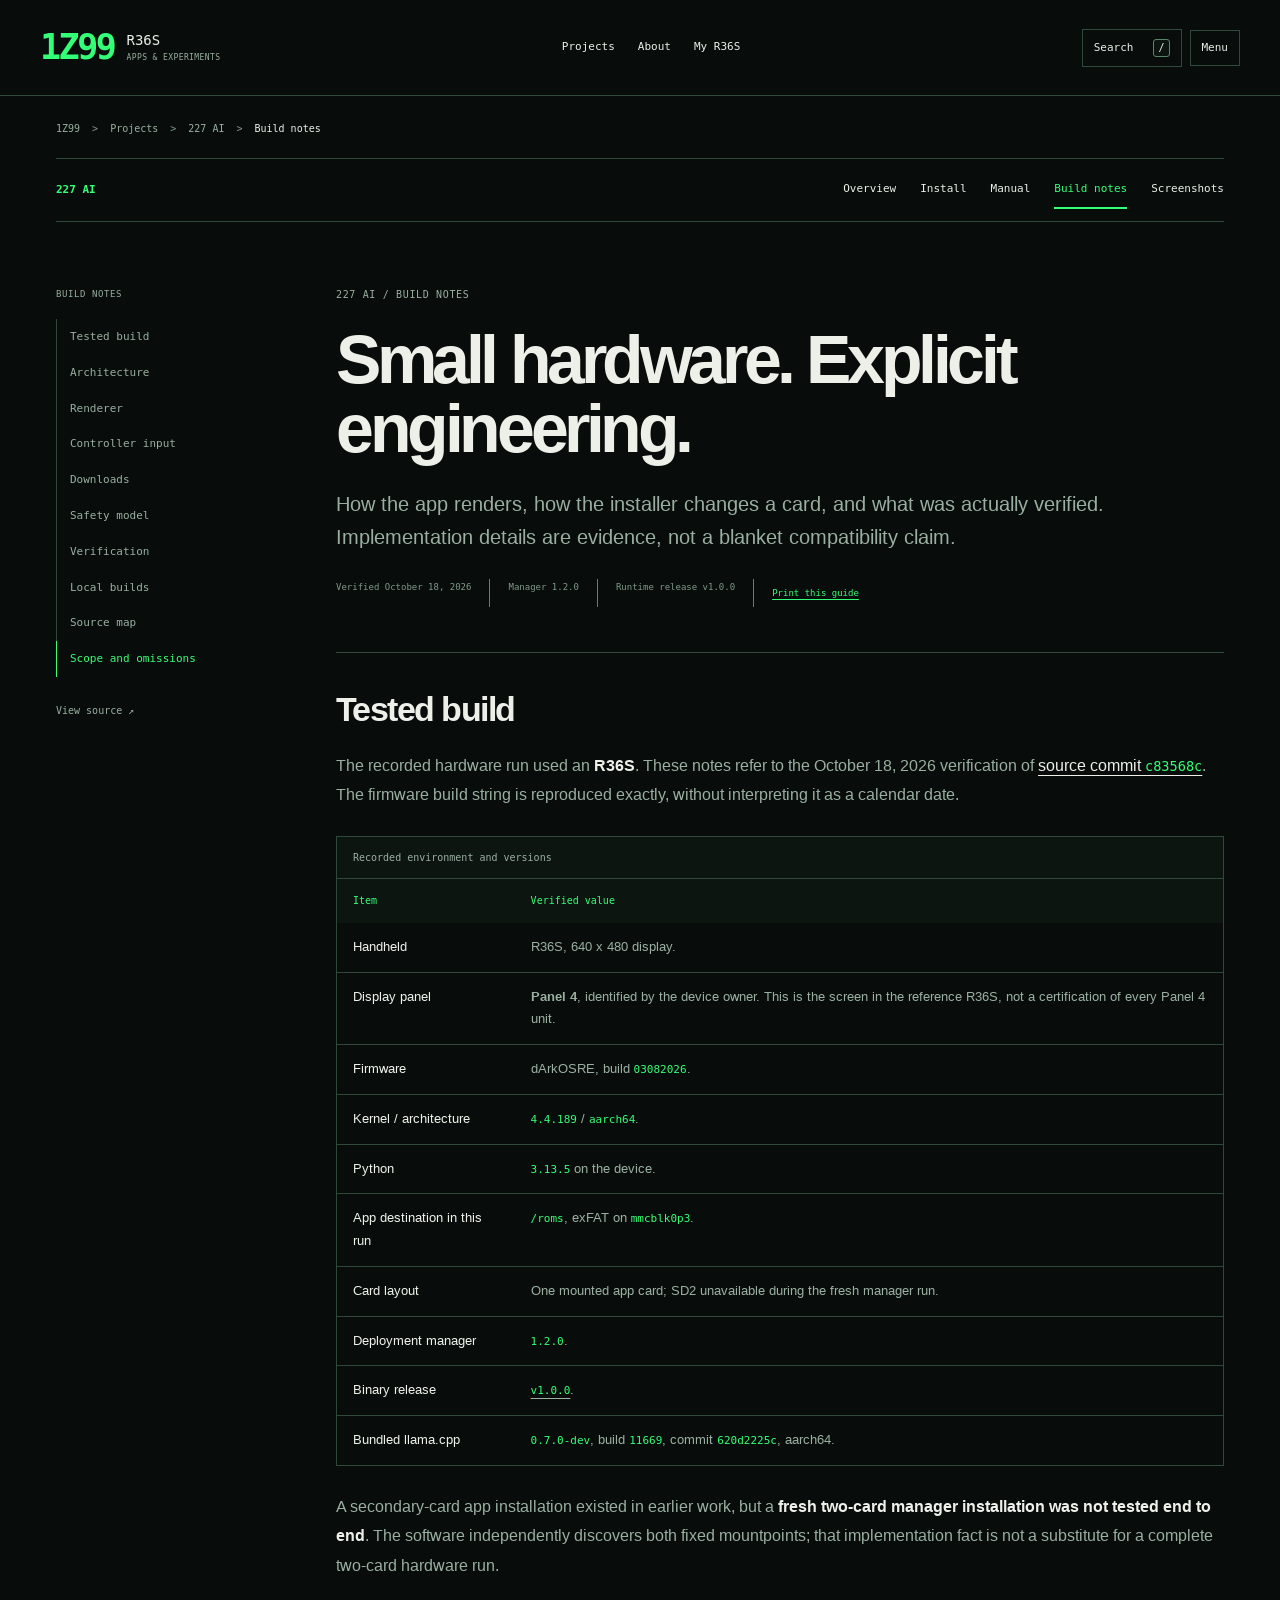
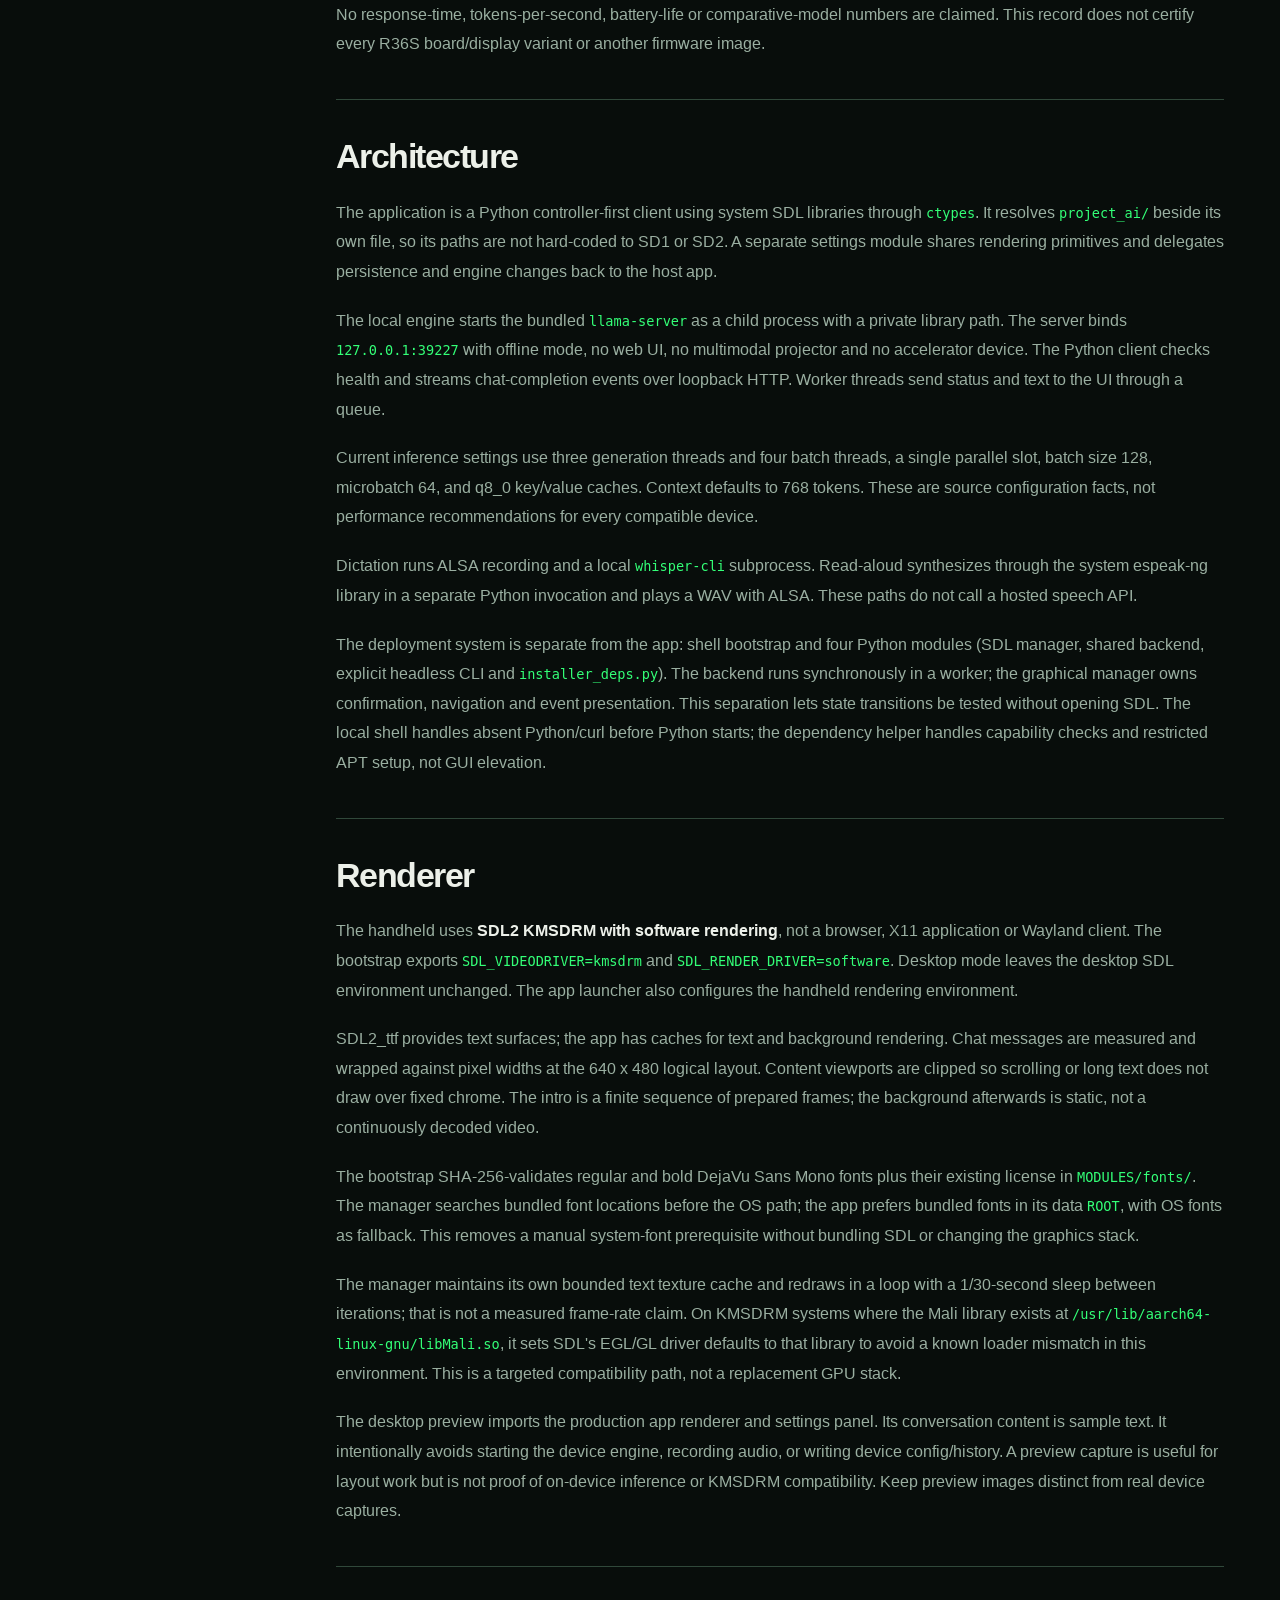
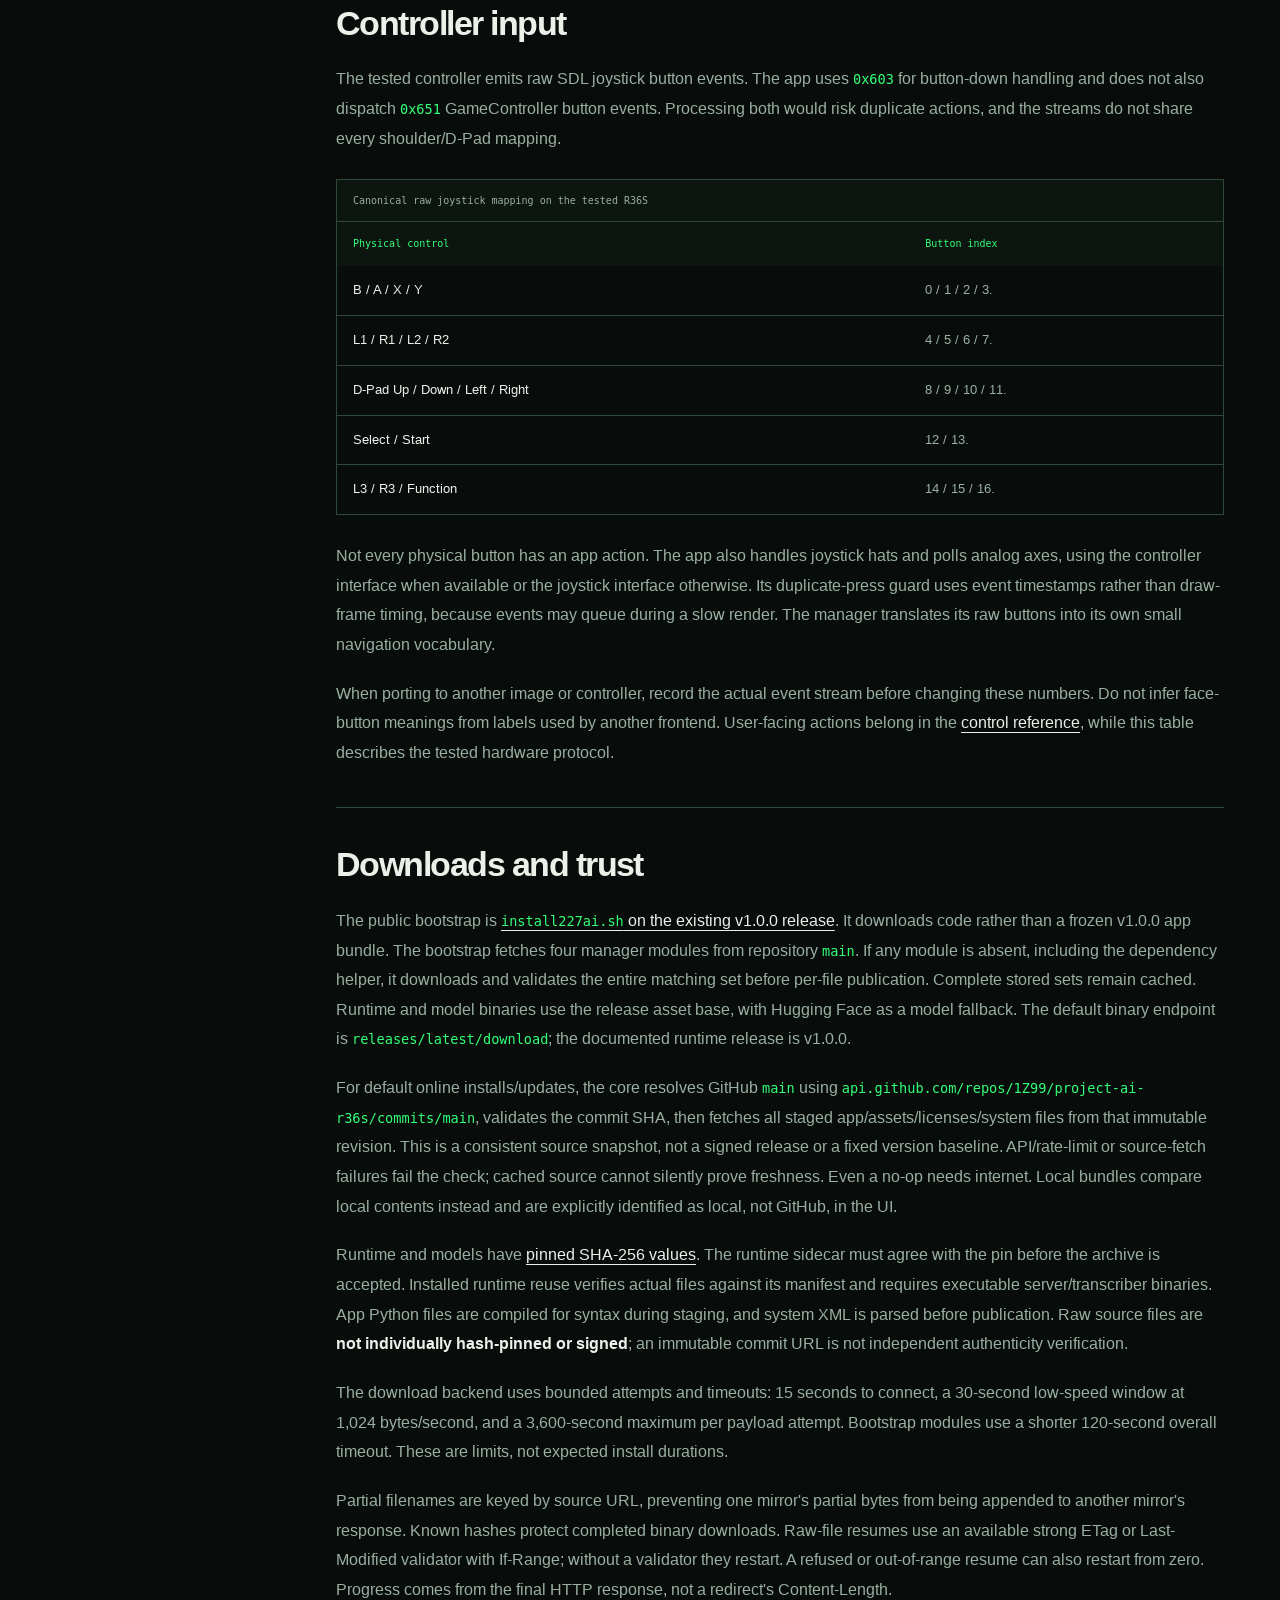
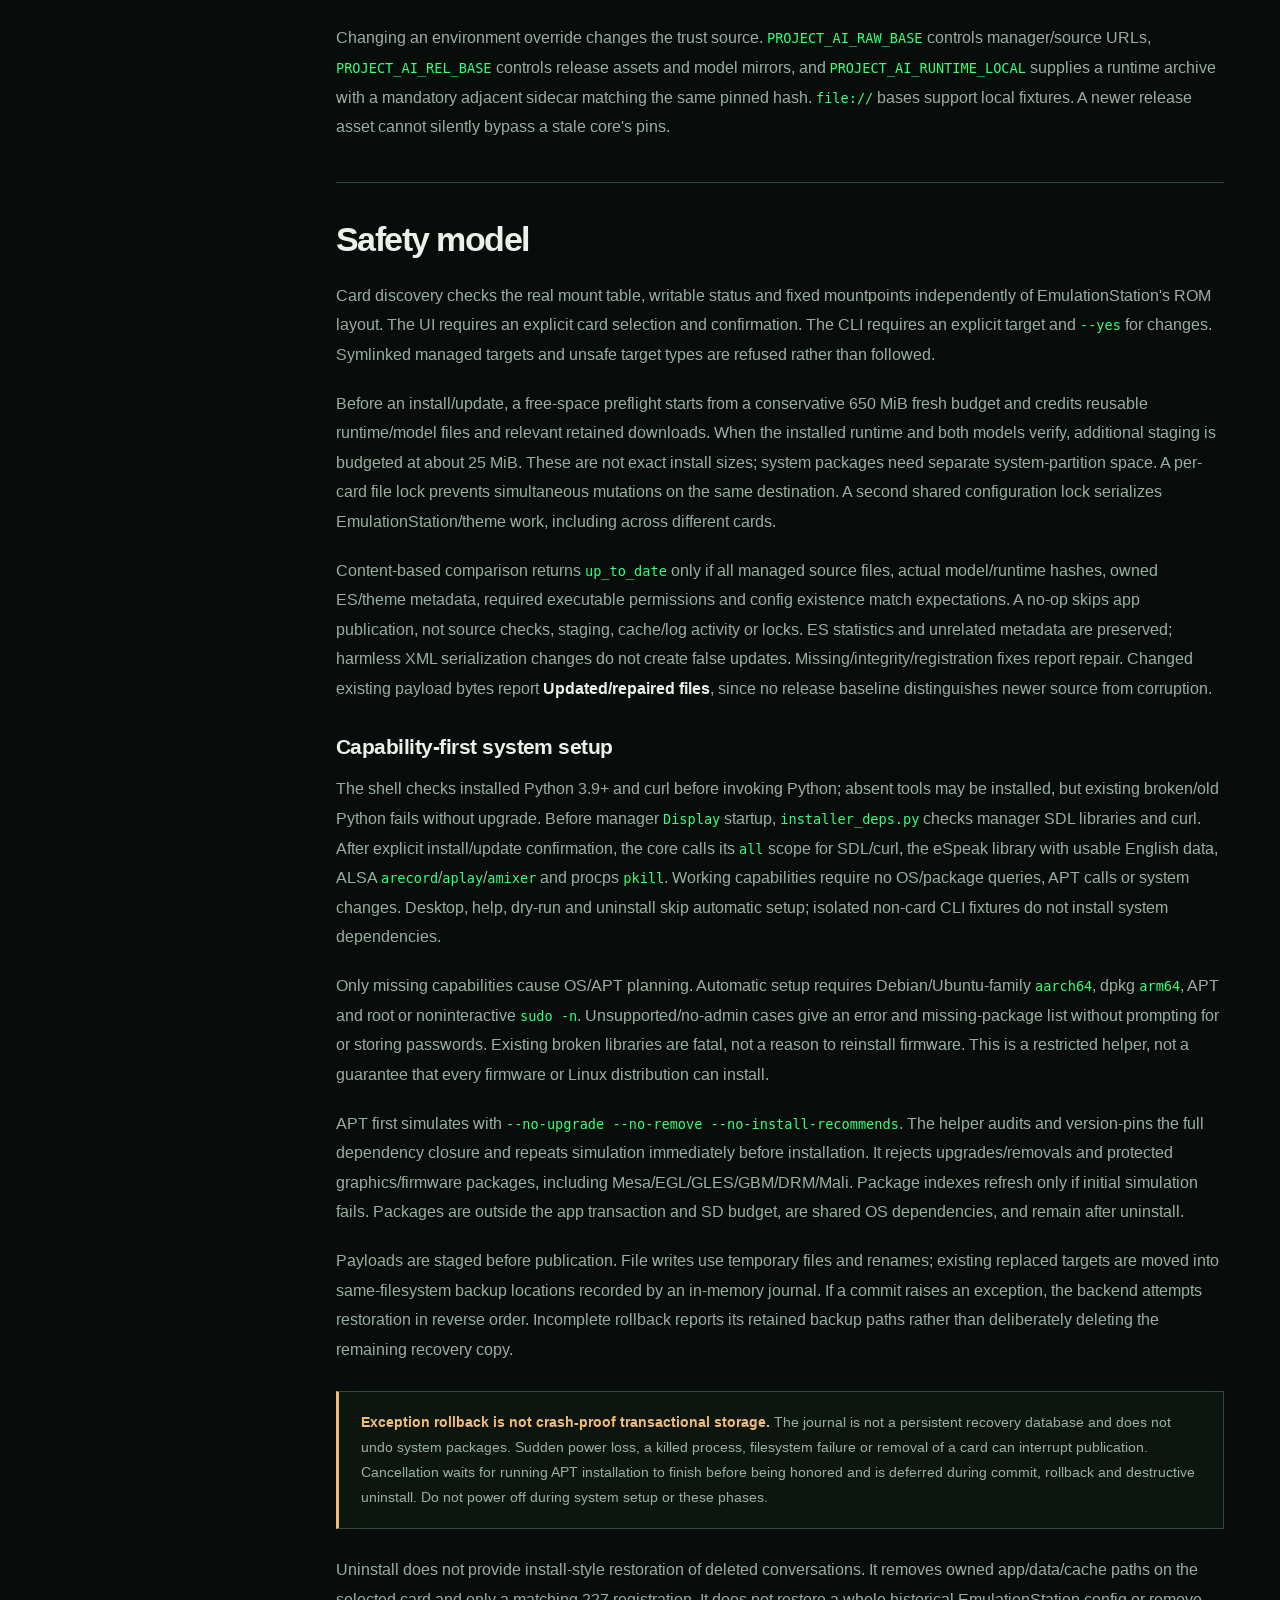
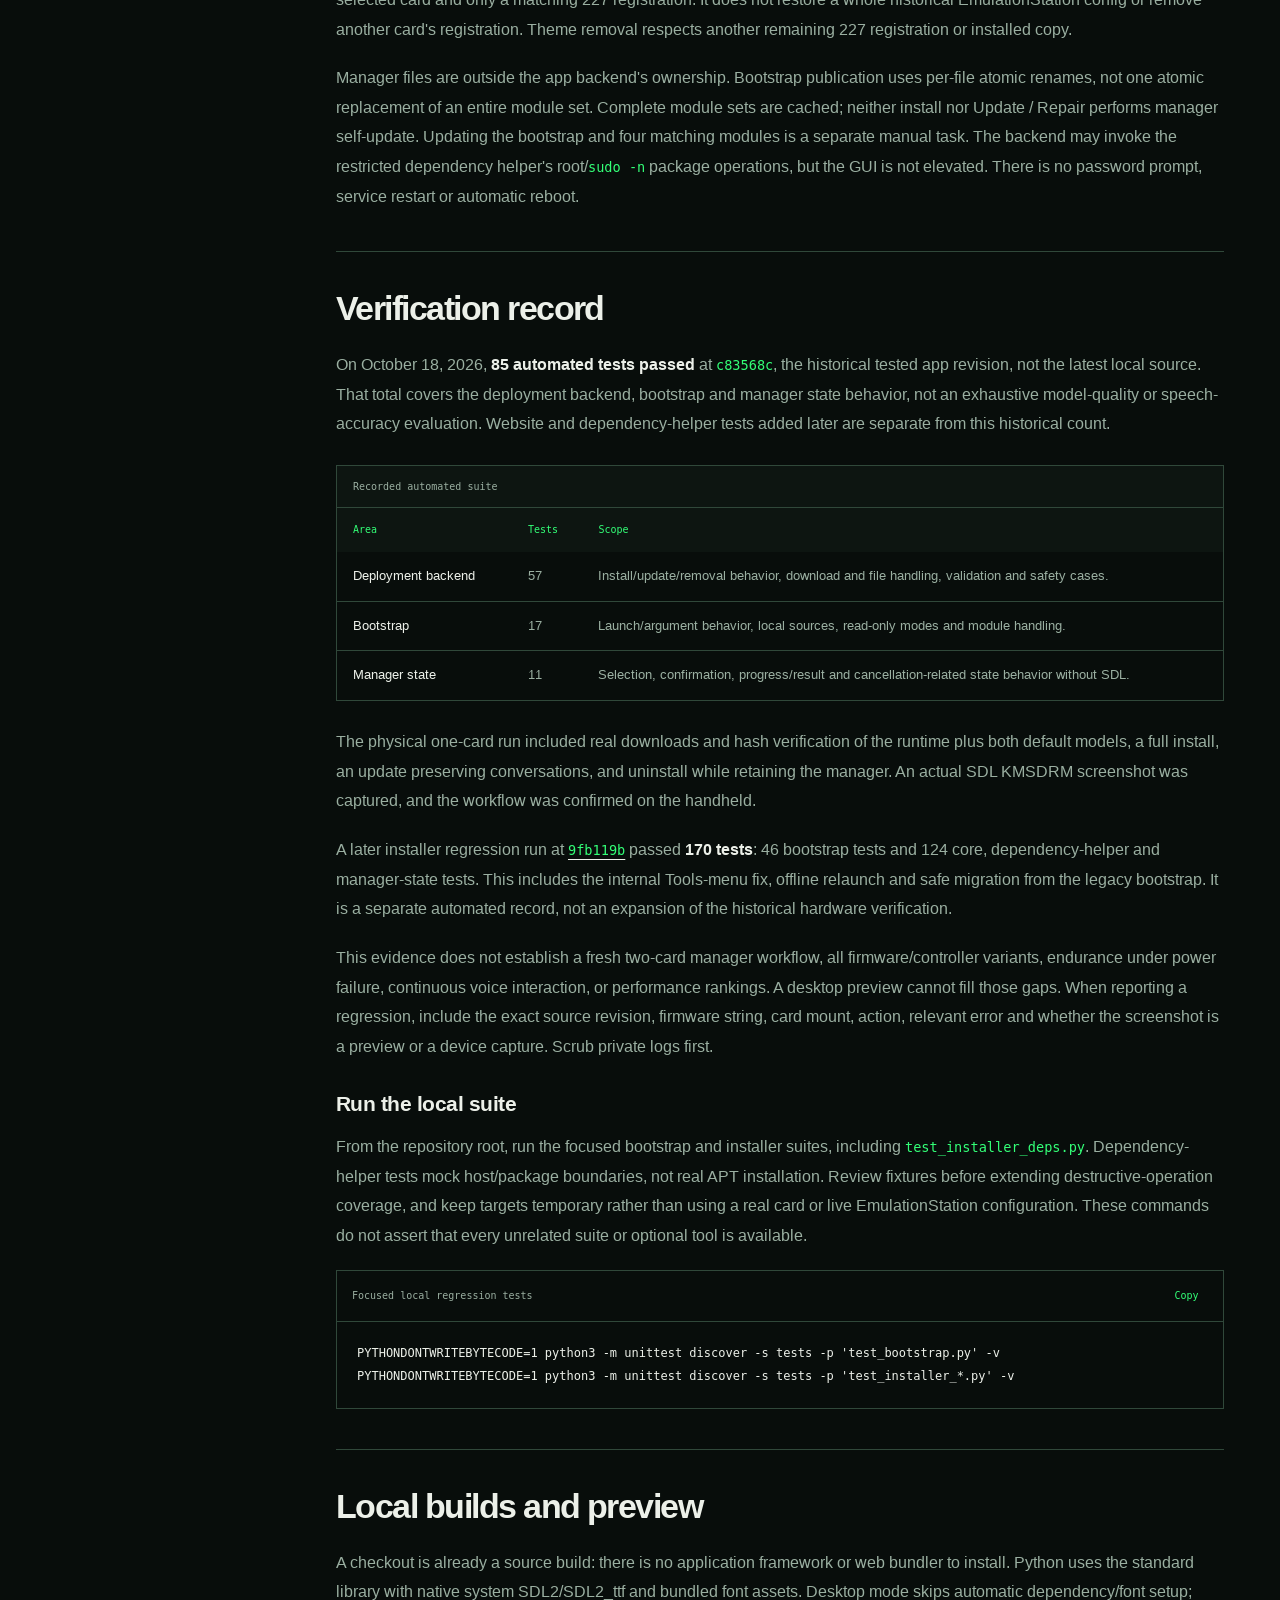
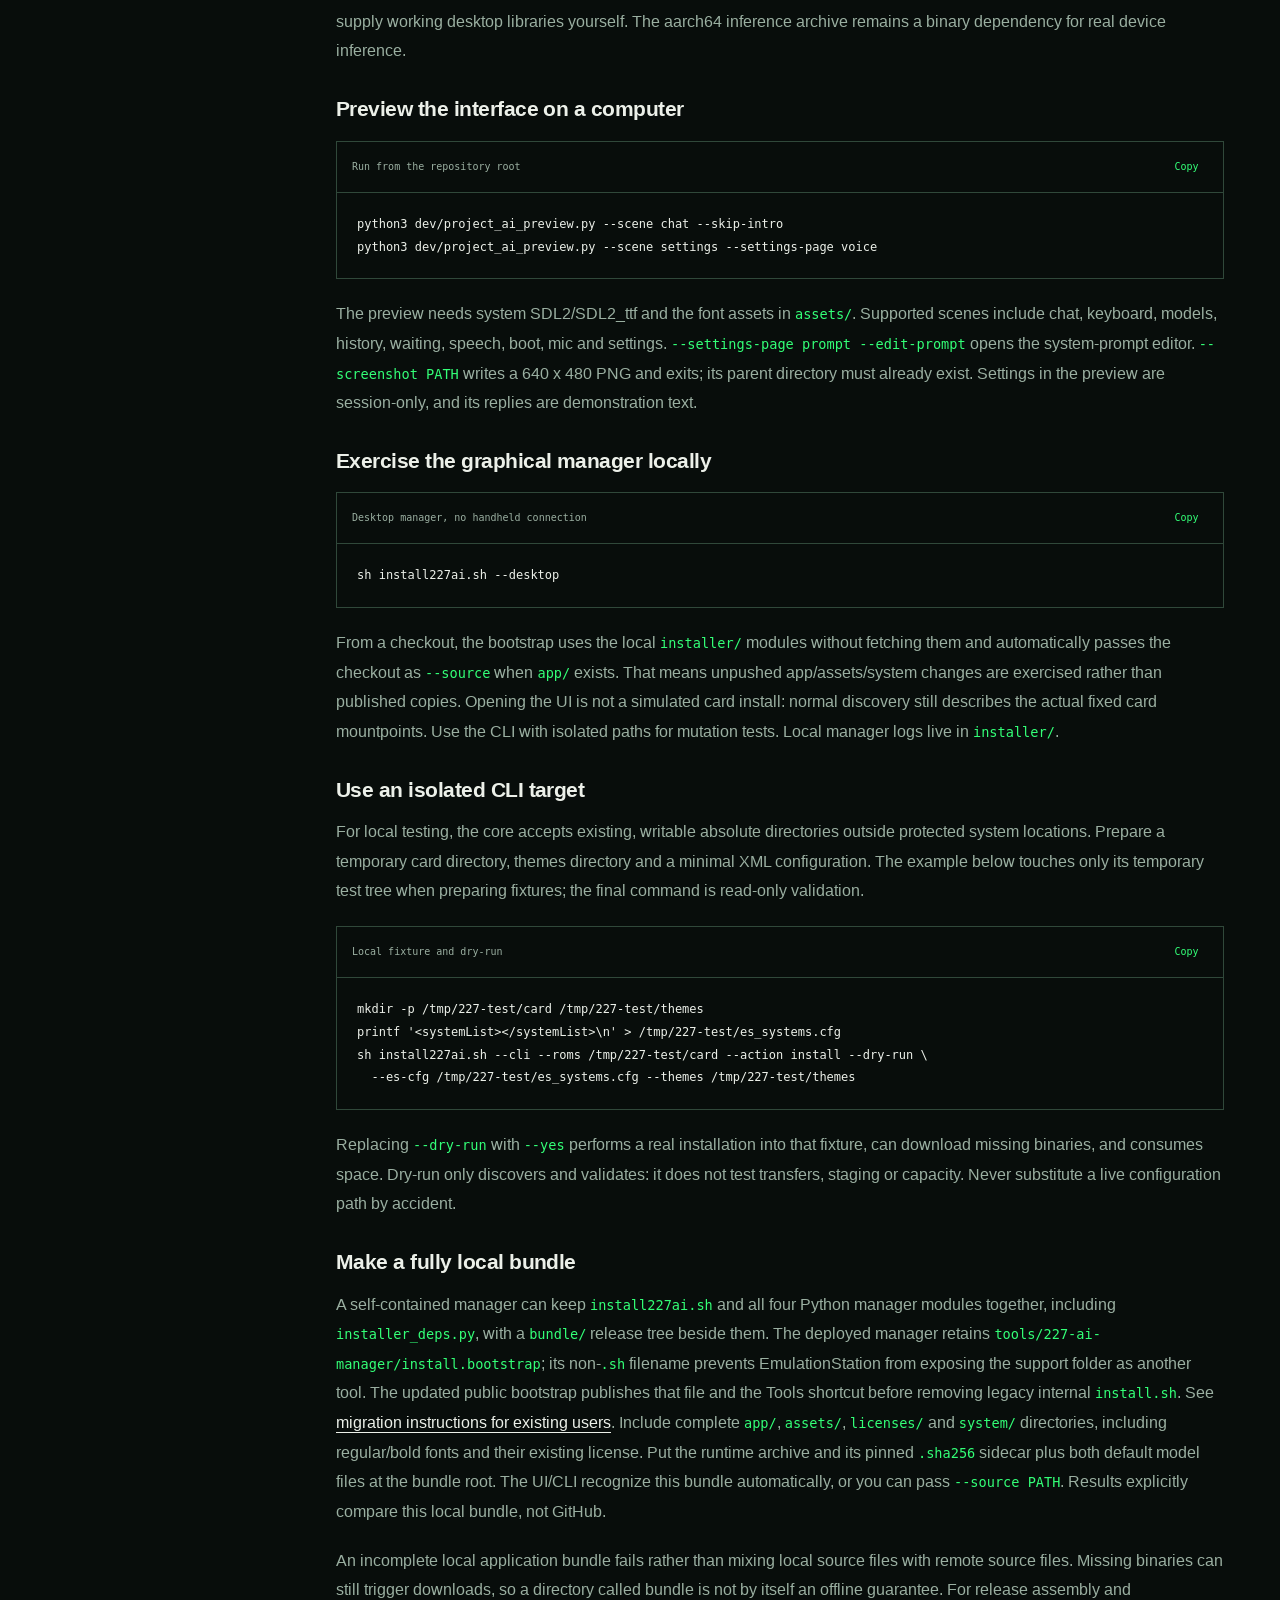
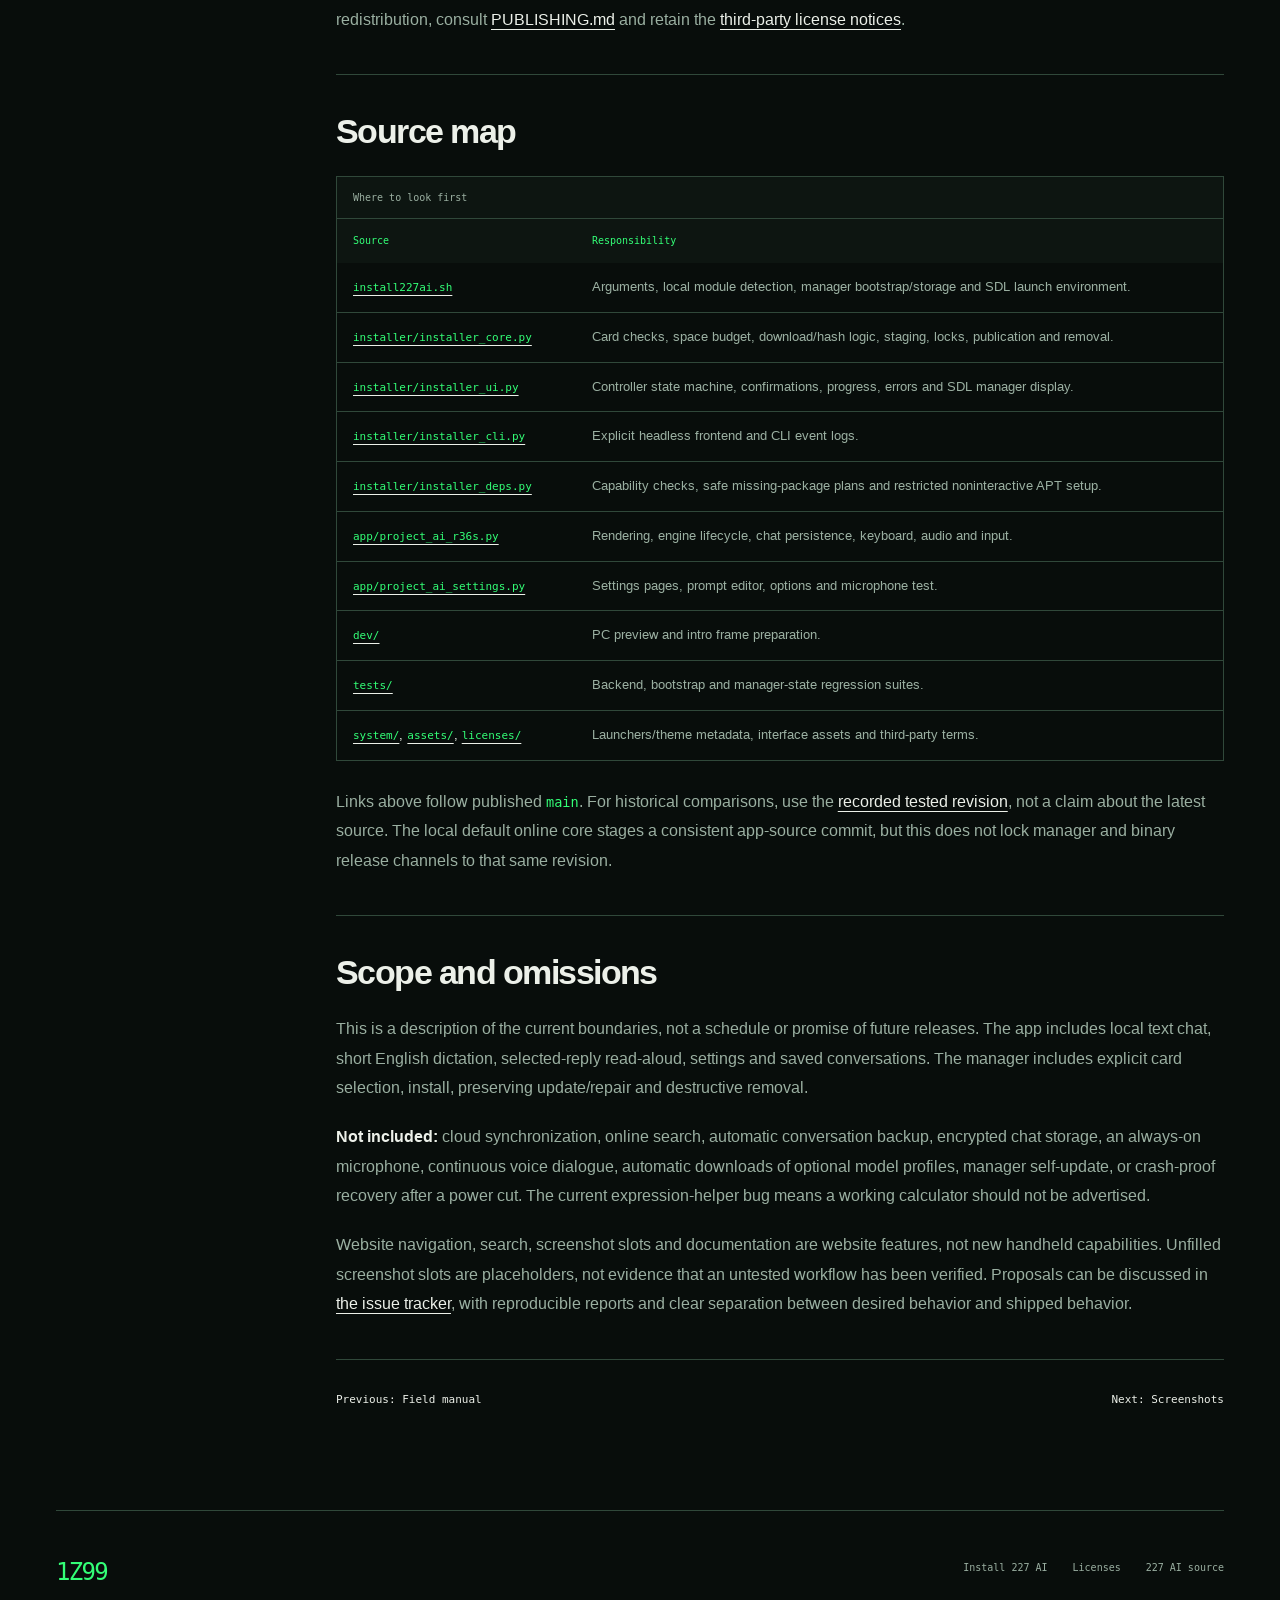
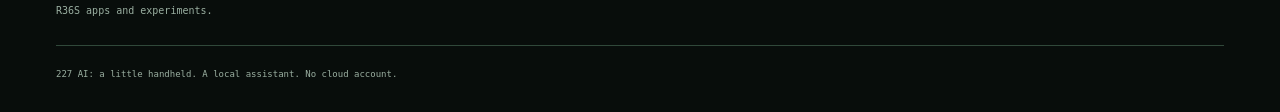
<file: docs/projects/227-ai/development.html>
<!doctype html>
<html lang="en">
<head>
  <meta charset="utf-8">
  <meta name="viewport" content="width=device-width, initial-scale=1">
  <meta name="theme-color" content="#080d0b">
  <title>Build Notes | 227 AI | 1Z99</title>
  <meta name="description" content="The tested R36S environment, SDL renderer and controller architecture, installer safety model, verification results and local development workflow for 227 AI.">
  <link rel="icon" href="../../media/favicon.svg" type="image/svg+xml">
  <link rel="stylesheet" href="../../site.css">
  <script src="../../site.js" defer></script>
</head>
<body data-project="227-ai" data-captures="screenshots.json">
  <a class="skip-link" href="#main">Skip to content</a>
  <header class="site-header">
    <a class="brand workshop-brand" href="../../index.html" aria-label="1Z99 home"><span class="brand-number">1Z99</span><span class="brand-suffix">R36S<span>APPS &amp; EXPERIMENTS</span></span></a>
    <nav class="main-nav" id="main-nav" aria-label="Main navigation"><a href="../../index.html#projects">Projects</a><a href="../../index.html#about">About</a><a href="../../index.html#device">My R36S</a></nav>
    <div class="header-actions"><button type="button" class="search-trigger" data-search-open aria-label="Search site">Search <kbd>/</kbd></button><button type="button" class="menu-toggle" data-menu-toggle aria-controls="site-menu" aria-expanded="false">Menu</button></div>
  </header>
  <div class="project-context page-width">
    <nav class="breadcrumb" aria-label="Breadcrumb"><ol><li><a href="../../index.html">1Z99</a></li><li><a href="../../index.html#projects">Projects</a></li><li><a href="index.html">227 AI</a></li><li><span aria-current="page">Build notes</span></li></ol></nav>
    <nav class="project-nav" aria-label="227 AI navigation"><span class="project-nav-label">227 AI</span><a href="index.html">Overview</a><a href="guide.html">Install</a><a href="reference.html">Manual</a><a href="development.html" aria-current="page">Build notes</a><a href="gallery.html">Screenshots</a></nav>
  </div>
  <main id="main" class="docs-layout">
    <aside class="docs-sidebar">
      <span class="eyebrow">Build Notes</span>
      <nav aria-label="On this page"><a href="#tested-build">Tested build</a><a href="#architecture">Architecture</a><a href="#renderer">Renderer</a><a href="#input">Controller input</a><a href="#downloads">Downloads</a><a href="#safety">Safety model</a><a href="#verification">Verification</a><a href="#local-build">Local builds</a><a href="#source-map">Source map</a><a href="#roadmap">Scope and omissions</a></nav>
      <a class="sidebar-source" href="https://github.com/1Z99/project-ai-r36s">View source &#8599;</a>
    </aside>
    <article class="docs-article">
      <div class="doc-heading">
        <p class="eyebrow">227 AI / Build Notes</p>
        <h1>Small hardware. Explicit engineering.</h1>
        <p class="lede">How the app renders, how the installer changes a card, and what was actually verified. Implementation details are evidence, not a blanket compatibility claim.</p>
        <div class="doc-meta"><span>Verified October 18, 2026</span><span>Manager 1.2.0</span><span>Runtime release v1.0.0</span></div>
      </div>

      <section id="tested-build" data-search-section>
        <h2>Tested build</h2>
        <p>The recorded hardware run used an <strong>R36S</strong>. These notes refer to the October 18, 2026 verification of <a href="https://github.com/1Z99/project-ai-r36s/commit/c83568c">source commit <code>c83568c</code></a>. The firmware build string is reproduced exactly, without interpreting it as a calendar date.</p>
        <div class="table-wrap"><table><caption>Recorded environment and versions</caption><thead><tr><th scope="col">Item</th><th scope="col">Verified value</th></tr></thead><tbody>
          <tr><th scope="row">Handheld</th><td>R36S, 640 x 480 display.</td></tr>
          <tr><th scope="row">Display panel</th><td><strong>Panel 4</strong>, identified by the device owner. This is the screen in the reference R36S, not a certification of every Panel 4 unit.</td></tr>
          <tr><th scope="row">Firmware</th><td>dArkOSRE, build <code>03082026</code>.</td></tr>
          <tr><th scope="row">Kernel / architecture</th><td><code>4.4.189</code> / <code>aarch64</code>.</td></tr>
          <tr><th scope="row">Python</th><td><code>3.13.5</code> on the device.</td></tr>
          <tr><th scope="row">App destination in this run</th><td><code>/roms</code>, exFAT on <code>mmcblk0p3</code>.</td></tr>
          <tr><th scope="row">Card layout</th><td>One mounted app card; SD2 unavailable during the fresh manager run.</td></tr>
          <tr><th scope="row">Deployment manager</th><td><code>1.2.0</code>.</td></tr>
          <tr><th scope="row">Binary release</th><td><a href="https://github.com/1Z99/project-ai-r36s/releases/tag/v1.0.0"><code>v1.0.0</code></a>.</td></tr>
          <tr><th scope="row">Bundled llama.cpp</th><td><code>0.7.0-dev</code>, build <code>11669</code>, commit <code>620d2225c</code>, aarch64.</td></tr>
        </tbody></table></div>
        <p>A secondary-card app installation existed in earlier work, but a <strong>fresh two-card manager installation was not tested end to end</strong>. The software independently discovers both fixed mountpoints; that implementation fact is not a substitute for a complete two-card hardware run.</p>
        <p>No response-time, tokens-per-second, battery-life or comparative-model numbers are claimed. This record does not certify every R36S board/display variant or another firmware image.</p>
      </section>

      <section id="architecture" data-search-section>
        <h2>Architecture</h2>
        <p>The application is a Python controller-first client using system SDL libraries through <code>ctypes</code>. It resolves <code>project_ai/</code> beside its own file, so its paths are not hard-coded to SD1 or SD2. A separate settings module shares rendering primitives and delegates persistence and engine changes back to the host app.</p>
        <p>The local engine starts the bundled <code>llama-server</code> as a child process with a private library path. The server binds <code>127.0.0.1:39227</code> with offline mode, no web UI, no multimodal projector and no accelerator device. The Python client checks health and streams chat-completion events over loopback HTTP. Worker threads send status and text to the UI through a queue.</p>
        <p>Current inference settings use three generation threads and four batch threads, a single parallel slot, batch size 128, microbatch 64, and q8_0 key/value caches. Context defaults to 768 tokens. These are source configuration facts, not performance recommendations for every compatible device.</p>
        <p>Dictation runs ALSA recording and a local <code>whisper-cli</code> subprocess. Read-aloud synthesizes through the system espeak-ng library in a separate Python invocation and plays a WAV with ALSA. These paths do not call a hosted speech API.</p>
        <p>The deployment system is separate from the app: shell bootstrap and four Python modules (SDL manager, shared backend, explicit headless CLI and <code>installer_deps.py</code>). The backend runs synchronously in a worker; the graphical manager owns confirmation, navigation and event presentation. This separation lets state transitions be tested without opening SDL. The local shell handles absent Python/curl before Python starts; the dependency helper handles capability checks and restricted APT setup, not GUI elevation.</p>
      </section>

      <section id="renderer" data-search-section>
        <h2>Renderer</h2>
        <p>The handheld uses <strong>SDL2 KMSDRM with software rendering</strong>, not a browser, X11 application or Wayland client. The bootstrap exports <code>SDL_VIDEODRIVER=kmsdrm</code> and <code>SDL_RENDER_DRIVER=software</code>. Desktop mode leaves the desktop SDL environment unchanged. The app launcher also configures the handheld rendering environment.</p>
        <p>SDL2_ttf provides text surfaces; the app has caches for text and background rendering. Chat messages are measured and wrapped against pixel widths at the 640 x 480 logical layout. Content viewports are clipped so scrolling or long text does not draw over fixed chrome. The intro is a finite sequence of prepared frames; the background afterwards is static, not a continuously decoded video.</p>
        <p>The bootstrap SHA-256-validates regular and bold DejaVu Sans Mono fonts plus their existing license in <code>MODULES/fonts/</code>. The manager searches bundled font locations before the OS path; the app prefers bundled fonts in its data <code>ROOT</code>, with OS fonts as fallback. This removes a manual system-font prerequisite without bundling SDL or changing the graphics stack.</p>
        <p>The manager maintains its own bounded text texture cache and redraws in a loop with a 1/30-second sleep between iterations; that is not a measured frame-rate claim. On KMSDRM systems where the Mali library exists at <code>/usr/lib/aarch64-linux-gnu/libMali.so</code>, it sets SDL's EGL/GL driver defaults to that library to avoid a known loader mismatch in this environment. This is a targeted compatibility path, not a replacement GPU stack.</p>
        <p>The desktop preview imports the production app renderer and settings panel. Its conversation content is sample text. It intentionally avoids starting the device engine, recording audio, or writing device config/history. A preview capture is useful for layout work but is not proof of on-device inference or KMSDRM compatibility. Keep preview images distinct from real device captures.</p>
      </section>

      <section id="input" data-search-section>
        <h2>Controller input</h2>
        <p>The tested controller emits raw SDL joystick button events. The app uses <code>0x603</code> for button-down handling and does not also dispatch <code>0x651</code> GameController button events. Processing both would risk duplicate actions, and the streams do not share every shoulder/D-Pad mapping.</p>
        <div class="table-wrap"><table><caption>Canonical raw joystick mapping on the tested R36S</caption><thead><tr><th scope="col">Physical control</th><th scope="col">Button index</th></tr></thead><tbody>
          <tr><th scope="row">B / A / X / Y</th><td>0 / 1 / 2 / 3.</td></tr>
          <tr><th scope="row">L1 / R1 / L2 / R2</th><td>4 / 5 / 6 / 7.</td></tr>
          <tr><th scope="row">D-Pad Up / Down / Left / Right</th><td>8 / 9 / 10 / 11.</td></tr>
          <tr><th scope="row">Select / Start</th><td>12 / 13.</td></tr>
          <tr><th scope="row">L3 / R3 / Function</th><td>14 / 15 / 16.</td></tr>
        </tbody></table></div>
        <p>Not every physical button has an app action. The app also handles joystick hats and polls analog axes, using the controller interface when available or the joystick interface otherwise. Its duplicate-press guard uses event timestamps rather than draw-frame timing, because events may queue during a slow render. The manager translates its raw buttons into its own small navigation vocabulary.</p>
        <p>When porting to another image or controller, record the actual event stream before changing these numbers. Do not infer face-button meanings from labels used by another frontend. User-facing actions belong in the <a href="reference.html#controls">control reference</a>, while this table describes the tested hardware protocol.</p>
      </section>

      <section id="downloads" data-search-section>
        <h2>Downloads and trust</h2>
        <p>The public bootstrap is <a href="https://github.com/1Z99/project-ai-r36s/releases/download/v1.0.0/install227ai.sh"><code>install227ai.sh</code> on the existing v1.0.0 release</a>. It downloads code rather than a frozen v1.0.0 app bundle. The bootstrap fetches four manager modules from repository <code>main</code>. If any module is absent, including the dependency helper, it downloads and validates the entire matching set before per-file publication. Complete stored sets remain cached. Runtime and model binaries use the release asset base, with Hugging Face as a model fallback. The default binary endpoint is <code>releases/latest/download</code>; the documented runtime release is v1.0.0.</p>
        <p>For default online installs/updates, the core resolves GitHub <code>main</code> using <code>api.github.com/repos/1Z99/project-ai-r36s/commits/main</code>, validates the commit SHA, then fetches all staged app/assets/licenses/system files from that immutable revision. This is a consistent source snapshot, not a signed release or a fixed version baseline. API/rate-limit or source-fetch failures fail the check; cached source cannot silently prove freshness. Even a no-op needs internet. Local bundles compare local contents instead and are explicitly identified as local, not GitHub, in the UI.</p>
        <p>Runtime and models have <a href="reference.html#models">pinned SHA-256 values</a>. The runtime sidecar must agree with the pin before the archive is accepted. Installed runtime reuse verifies actual files against its manifest and requires executable server/transcriber binaries. App Python files are compiled for syntax during staging, and system XML is parsed before publication. Raw source files are <strong>not individually hash-pinned or signed</strong>; an immutable commit URL is not independent authenticity verification.</p>
        <p>The download backend uses bounded attempts and timeouts: 15 seconds to connect, a 30-second low-speed window at 1,024 bytes/second, and a 3,600-second maximum per payload attempt. Bootstrap modules use a shorter 120-second overall timeout. These are limits, not expected install durations.</p>
        <p>Partial filenames are keyed by source URL, preventing one mirror's partial bytes from being appended to another mirror's response. Known hashes protect completed binary downloads. Raw-file resumes use an available strong ETag or Last-Modified validator with If-Range; without a validator they restart. A refused or out-of-range resume can also restart from zero. Progress comes from the final HTTP response, not a redirect's Content-Length.</p>
        <p>Changing an environment override changes the trust source. <code>PROJECT_AI_RAW_BASE</code> controls manager/source URLs, <code>PROJECT_AI_REL_BASE</code> controls release assets and model mirrors, and <code>PROJECT_AI_RUNTIME_LOCAL</code> supplies a runtime archive with a mandatory adjacent sidecar matching the same pinned hash. <code>file://</code> bases support local fixtures. A newer release asset cannot silently bypass a stale core's pins.</p>
      </section>

      <section id="safety" data-search-section>
        <h2>Safety model</h2>
        <p>Card discovery checks the real mount table, writable status and fixed mountpoints independently of EmulationStation's ROM layout. The UI requires an explicit card selection and confirmation. The CLI requires an explicit target and <code>--yes</code> for changes. Symlinked managed targets and unsafe target types are refused rather than followed.</p>
        <p>Before an install/update, a free-space preflight starts from a conservative 650 MiB fresh budget and credits reusable runtime/model files and relevant retained downloads. When the installed runtime and both models verify, additional staging is budgeted at about 25 MiB. These are not exact install sizes; system packages need separate system-partition space. A per-card file lock prevents simultaneous mutations on the same destination. A second shared configuration lock serializes EmulationStation/theme work, including across different cards.</p>
        <p>Content-based comparison returns <code>up_to_date</code> only if all managed source files, actual model/runtime hashes, owned ES/theme metadata, required executable permissions and config existence match expectations. A no-op skips app publication, not source checks, staging, cache/log activity or locks. ES statistics and unrelated metadata are preserved; harmless XML serialization changes do not create false updates. Missing/integrity/registration fixes report repair. Changed existing payload bytes report <strong>Updated/repaired files</strong>, since no release baseline distinguishes newer source from corruption.</p>
        <h3>Capability-first system setup</h3>
        <p>The shell checks installed Python 3.9+ and curl before invoking Python; absent tools may be installed, but existing broken/old Python fails without upgrade. Before manager <code>Display</code> startup, <code>installer_deps.py</code> checks manager SDL libraries and curl. After explicit install/update confirmation, the core calls its <code>all</code> scope for SDL/curl, the eSpeak library with usable English data, ALSA <code>arecord</code>/<code>aplay</code>/<code>amixer</code> and procps <code>pkill</code>. Working capabilities require no OS/package queries, APT calls or system changes. Desktop, help, dry-run and uninstall skip automatic setup; isolated non-card CLI fixtures do not install system dependencies.</p>
        <p>Only missing capabilities cause OS/APT planning. Automatic setup requires Debian/Ubuntu-family <code>aarch64</code>, dpkg <code>arm64</code>, APT and root or noninteractive <code>sudo -n</code>. Unsupported/no-admin cases give an error and missing-package list without prompting for or storing passwords. Existing broken libraries are fatal, not a reason to reinstall firmware. This is a restricted helper, not a guarantee that every firmware or Linux distribution can install.</p>
        <p>APT first simulates with <code>--no-upgrade --no-remove --no-install-recommends</code>. The helper audits and version-pins the full dependency closure and repeats simulation immediately before installation. It rejects upgrades/removals and protected graphics/firmware packages, including Mesa/EGL/GLES/GBM/DRM/Mali. Package indexes refresh only if initial simulation fails. Packages are outside the app transaction and SD budget, are shared OS dependencies, and remain after uninstall.</p>
        <p>Payloads are staged before publication. File writes use temporary files and renames; existing replaced targets are moved into same-filesystem backup locations recorded by an in-memory journal. If a commit raises an exception, the backend attempts restoration in reverse order. Incomplete rollback reports its retained backup paths rather than deliberately deleting the remaining recovery copy.</p>
        <div class="callout warning"><p><strong>Exception rollback is not crash-proof transactional storage.</strong> The journal is not a persistent recovery database and does not undo system packages. Sudden power loss, a killed process, filesystem failure or removal of a card can interrupt publication. Cancellation waits for running APT installation to finish before being honored and is deferred during commit, rollback and destructive uninstall. Do not power off during system setup or these phases.</p></div>
        <p>Uninstall does not provide install-style restoration of deleted conversations. It removes owned app/data/cache paths on the selected card and only a matching 227 registration. It does not restore a whole historical EmulationStation config or remove another card's registration. Theme removal respects another remaining 227 registration or installed copy.</p>
        <p>Manager files are outside the app backend's ownership. Bootstrap publication uses per-file atomic renames, not one atomic replacement of an entire module set. Complete module sets are cached; neither install nor Update / Repair performs manager self-update. Updating the bootstrap and four matching modules is a separate manual task. The backend may invoke the restricted dependency helper's root/<code>sudo -n</code> package operations, but the GUI is not elevated. There is no password prompt, service restart or automatic reboot.</p>
      </section>

      <section id="verification" data-search-section>
        <h2>Verification record</h2>
        <p>On October 18, 2026, <strong>85 automated tests passed</strong> at <code>c83568c</code>, the historical tested app revision, not the latest local source. That total covers the deployment backend, bootstrap and manager state behavior, not an exhaustive model-quality or speech-accuracy evaluation. Website and dependency-helper tests added later are separate from this historical count.</p>
        <div class="table-wrap"><table><caption>Recorded automated suite</caption><thead><tr><th scope="col">Area</th><th scope="col">Tests</th><th scope="col">Scope</th></tr></thead><tbody>
          <tr><th scope="row">Deployment backend</th><td>57</td><td>Install/update/removal behavior, download and file handling, validation and safety cases.</td></tr>
          <tr><th scope="row">Bootstrap</th><td>17</td><td>Launch/argument behavior, local sources, read-only modes and module handling.</td></tr>
          <tr><th scope="row">Manager state</th><td>11</td><td>Selection, confirmation, progress/result and cancellation-related state behavior without SDL.</td></tr>
        </tbody></table></div>
        <p>The physical one-card run included real downloads and hash verification of the runtime plus both default models, a full install, an update preserving conversations, and uninstall while retaining the manager. An actual SDL KMSDRM screenshot was captured, and the workflow was confirmed on the handheld.</p>
        <p>A later installer regression run at <a href="https://github.com/1Z99/project-ai-r36s/commit/9fb119b"><code>9fb119b</code></a> passed <strong>170 tests</strong>: 46 bootstrap tests and 124 core, dependency-helper and manager-state tests. This includes the internal Tools-menu fix, offline relaunch and safe migration from the legacy bootstrap. It is a separate automated record, not an expansion of the historical hardware verification.</p>
        <p>This evidence does not establish a fresh two-card manager workflow, all firmware/controller variants, endurance under power failure, continuous voice interaction, or performance rankings. A desktop preview cannot fill those gaps. When reporting a regression, include the exact source revision, firmware string, card mount, action, relevant error and whether the screenshot is a preview or a device capture. Scrub private logs first.</p>
        <h3>Run the local suite</h3>
        <p>From the repository root, run the focused bootstrap and installer suites, including <code>test_installer_deps.py</code>. Dependency-helper tests mock host/package boundaries, not real APT installation. Review fixtures before extending destructive-operation coverage, and keep targets temporary rather than using a real card or live EmulationStation configuration. These commands do not assert that every unrelated suite or optional tool is available.</p>
        <div class="code-block"><div class="code-heading"><span>Focused local regression tests</span><button type="button" data-copy>Copy</button></div><pre><code>PYTHONDONTWRITEBYTECODE=1 python3 -m unittest discover -s tests -p 'test_bootstrap.py' -v
PYTHONDONTWRITEBYTECODE=1 python3 -m unittest discover -s tests -p 'test_installer_*.py' -v</code></pre></div>
      </section>

      <section id="local-build" data-search-section>
        <h2>Local builds and preview</h2>
        <p>A checkout is already a source build: there is no application framework or web bundler to install. Python uses the standard library with native system SDL2/SDL2_ttf and bundled font assets. Desktop mode skips automatic dependency/font setup; supply working desktop libraries yourself. The aarch64 inference archive remains a binary dependency for real device inference.</p>
        <h3>Preview the interface on a computer</h3>
        <div class="code-block"><div class="code-heading"><span>Run from the repository root</span><button type="button" data-copy>Copy</button></div><pre><code>python3 dev/project_ai_preview.py --scene chat --skip-intro
python3 dev/project_ai_preview.py --scene settings --settings-page voice</code></pre></div>
        <p>The preview needs system SDL2/SDL2_ttf and the font assets in <code>assets/</code>. Supported scenes include chat, keyboard, models, history, waiting, speech, boot, mic and settings. <code>--settings-page prompt --edit-prompt</code> opens the system-prompt editor. <code>--screenshot PATH</code> writes a 640 x 480 PNG and exits; its parent directory must already exist. Settings in the preview are session-only, and its replies are demonstration text.</p>
        <h3>Exercise the graphical manager locally</h3>
        <div class="code-block"><div class="code-heading"><span>Desktop manager, no handheld connection</span><button type="button" data-copy>Copy</button></div><pre><code>sh install227ai.sh --desktop</code></pre></div>
        <p>From a checkout, the bootstrap uses the local <code>installer/</code> modules without fetching them and automatically passes the checkout as <code>--source</code> when <code>app/</code> exists. That means unpushed app/assets/system changes are exercised rather than published copies. Opening the UI is not a simulated card install: normal discovery still describes the actual fixed card mountpoints. Use the CLI with isolated paths for mutation tests. Local manager logs live in <code>installer/</code>.</p>
        <h3>Use an isolated CLI target</h3>
        <p>For local testing, the core accepts existing, writable absolute directories outside protected system locations. Prepare a temporary card directory, themes directory and a minimal XML configuration. The example below touches only its temporary test tree when preparing fixtures; the final command is read-only validation.</p>
        <div class="code-block"><div class="code-heading"><span>Local fixture and dry-run</span><button type="button" data-copy>Copy</button></div><pre><code>mkdir -p /tmp/227-test/card /tmp/227-test/themes
printf '&lt;systemList&gt;&lt;/systemList&gt;\n' &gt; /tmp/227-test/es_systems.cfg
sh install227ai.sh --cli --roms /tmp/227-test/card --action install --dry-run \
  --es-cfg /tmp/227-test/es_systems.cfg --themes /tmp/227-test/themes</code></pre></div>
        <p>Replacing <code>--dry-run</code> with <code>--yes</code> performs a real installation into that fixture, can download missing binaries, and consumes space. Dry-run only discovers and validates: it does not test transfers, staging or capacity. Never substitute a live configuration path by accident.</p>
        <h3>Make a fully local bundle</h3>
        <p>A self-contained manager can keep <code>install227ai.sh</code> and all four Python manager modules together, including <code>installer_deps.py</code>, with a <code>bundle/</code> release tree beside them. The deployed manager retains <code>tools/227-ai-manager/install.bootstrap</code>; its non-<code>.sh</code> filename prevents EmulationStation from exposing the support folder as another tool. The updated public bootstrap publishes that file and the Tools shortcut before removing legacy internal <code>install.sh</code>. See <a href="guide.html#manager-menu">migration instructions for existing users</a>. Include complete <code>app/</code>, <code>assets/</code>, <code>licenses/</code> and <code>system/</code> directories, including regular/bold fonts and their existing license. Put the runtime archive and its pinned <code>.sha256</code> sidecar plus both default model files at the bundle root. The UI/CLI recognize this bundle automatically, or you can pass <code>--source PATH</code>. Results explicitly compare this local bundle, not GitHub.</p>
        <p>An incomplete local application bundle fails rather than mixing local source files with remote source files. Missing binaries can still trigger downloads, so a directory called bundle is not by itself an offline guarantee. For release assembly and redistribution, consult <a href="https://github.com/1Z99/project-ai-r36s/blob/main/PUBLISHING.md">PUBLISHING.md</a> and retain the <a href="reference.html#licenses">third-party license notices</a>.</p>
      </section>

      <section id="source-map" data-search-section>
        <h2>Source map</h2>
        <div class="table-wrap"><table><caption>Where to look first</caption><thead><tr><th scope="col">Source</th><th scope="col">Responsibility</th></tr></thead><tbody>
          <tr><th scope="row"><a href="https://github.com/1Z99/project-ai-r36s/blob/main/install227ai.sh"><code>install227ai.sh</code></a></th><td>Arguments, local module detection, manager bootstrap/storage and SDL launch environment.</td></tr>
          <tr><th scope="row"><a href="https://github.com/1Z99/project-ai-r36s/blob/main/installer/installer_core.py"><code>installer/installer_core.py</code></a></th><td>Card checks, space budget, download/hash logic, staging, locks, publication and removal.</td></tr>
          <tr><th scope="row"><a href="https://github.com/1Z99/project-ai-r36s/blob/main/installer/installer_ui.py"><code>installer/installer_ui.py</code></a></th><td>Controller state machine, confirmations, progress, errors and SDL manager display.</td></tr>
          <tr><th scope="row"><a href="https://github.com/1Z99/project-ai-r36s/blob/main/installer/installer_cli.py"><code>installer/installer_cli.py</code></a></th><td>Explicit headless frontend and CLI event logs.</td></tr>
          <tr><th scope="row"><a href="https://github.com/1Z99/project-ai-r36s/blob/main/installer/installer_deps.py"><code>installer/installer_deps.py</code></a></th><td>Capability checks, safe missing-package plans and restricted noninteractive APT setup.</td></tr>
          <tr><th scope="row"><a href="https://github.com/1Z99/project-ai-r36s/blob/main/app/project_ai_r36s.py"><code>app/project_ai_r36s.py</code></a></th><td>Rendering, engine lifecycle, chat persistence, keyboard, audio and input.</td></tr>
          <tr><th scope="row"><a href="https://github.com/1Z99/project-ai-r36s/blob/main/app/project_ai_settings.py"><code>app/project_ai_settings.py</code></a></th><td>Settings pages, prompt editor, options and microphone test.</td></tr>
          <tr><th scope="row"><a href="https://github.com/1Z99/project-ai-r36s/tree/main/dev"><code>dev/</code></a></th><td>PC preview and intro frame preparation.</td></tr>
          <tr><th scope="row"><a href="https://github.com/1Z99/project-ai-r36s/tree/main/tests"><code>tests/</code></a></th><td>Backend, bootstrap and manager-state regression suites.</td></tr>
          <tr><th scope="row"><a href="https://github.com/1Z99/project-ai-r36s/tree/main/system"><code>system/</code></a>, <a href="https://github.com/1Z99/project-ai-r36s/tree/main/assets"><code>assets/</code></a>, <a href="https://github.com/1Z99/project-ai-r36s/tree/main/licenses"><code>licenses/</code></a></th><td>Launchers/theme metadata, interface assets and third-party terms.</td></tr>
        </tbody></table></div>
        <p>Links above follow published <code>main</code>. For historical comparisons, use the <a href="https://github.com/1Z99/project-ai-r36s/tree/c83568c">recorded tested revision</a>, not a claim about the latest source. The local default online core stages a consistent app-source commit, but this does not lock manager and binary release channels to that same revision.</p>
      </section>

      <section id="roadmap" data-search-section>
        <h2>Scope and omissions</h2>
        <p>This is a description of the current boundaries, not a schedule or promise of future releases. The app includes local text chat, short English dictation, selected-reply read-aloud, settings and saved conversations. The manager includes explicit card selection, install, preserving update/repair and destructive removal.</p>
        <p><strong>Not included:</strong> cloud synchronization, online search, automatic conversation backup, encrypted chat storage, an always-on microphone, continuous voice dialogue, automatic downloads of optional model profiles, manager self-update, or crash-proof recovery after a power cut. The current expression-helper bug means a working calculator should not be advertised.</p>
        <p>Website navigation, search, screenshot slots and documentation are website features, not new handheld capabilities. Unfilled screenshot slots are placeholders, not evidence that an untested workflow has been verified. Proposals can be discussed in <a href="https://github.com/1Z99/project-ai-r36s/issues">the issue tracker</a>, with reproducible reports and clear separation between desired behavior and shipped behavior.</p>
      </section>
      <nav class="doc-pagination" aria-label="Documentation pages"><a href="reference.html">Previous: Field manual</a><a href="gallery.html">Next: Screenshots</a></nav>
    </article>
  </main>
  <footer class="site-footer"><div><a class="footer-brand" href="../../index.html">1Z99</a><p>R36S apps and experiments.</p></div><nav aria-label="227 AI links"><a href="guide.html">Install 227 AI</a><a href="reference.html#licenses">Licenses</a><a href="https://github.com/1Z99/project-ai-r36s">227 AI source</a></nav><p class="footer-note">227 AI: a little handheld. A local assistant. No cloud account.</p></footer>
</body>
</html>
</file>
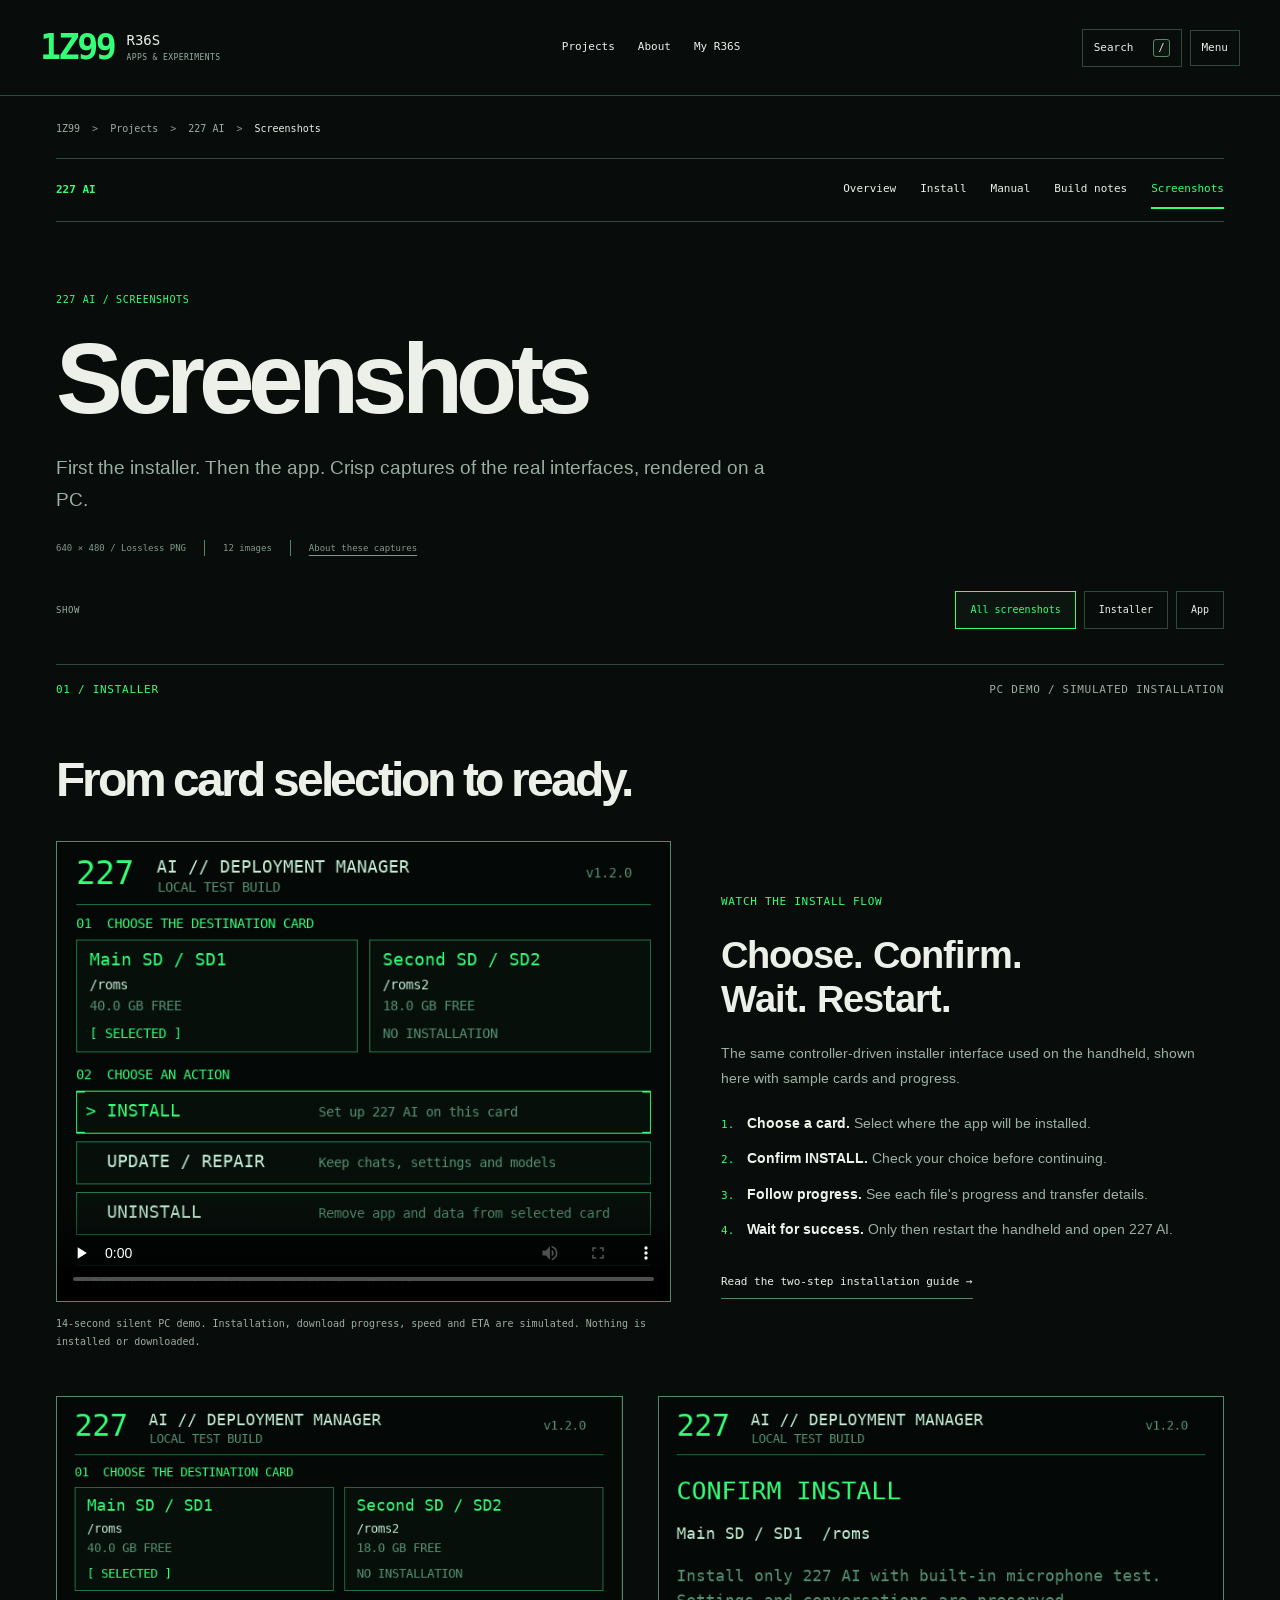
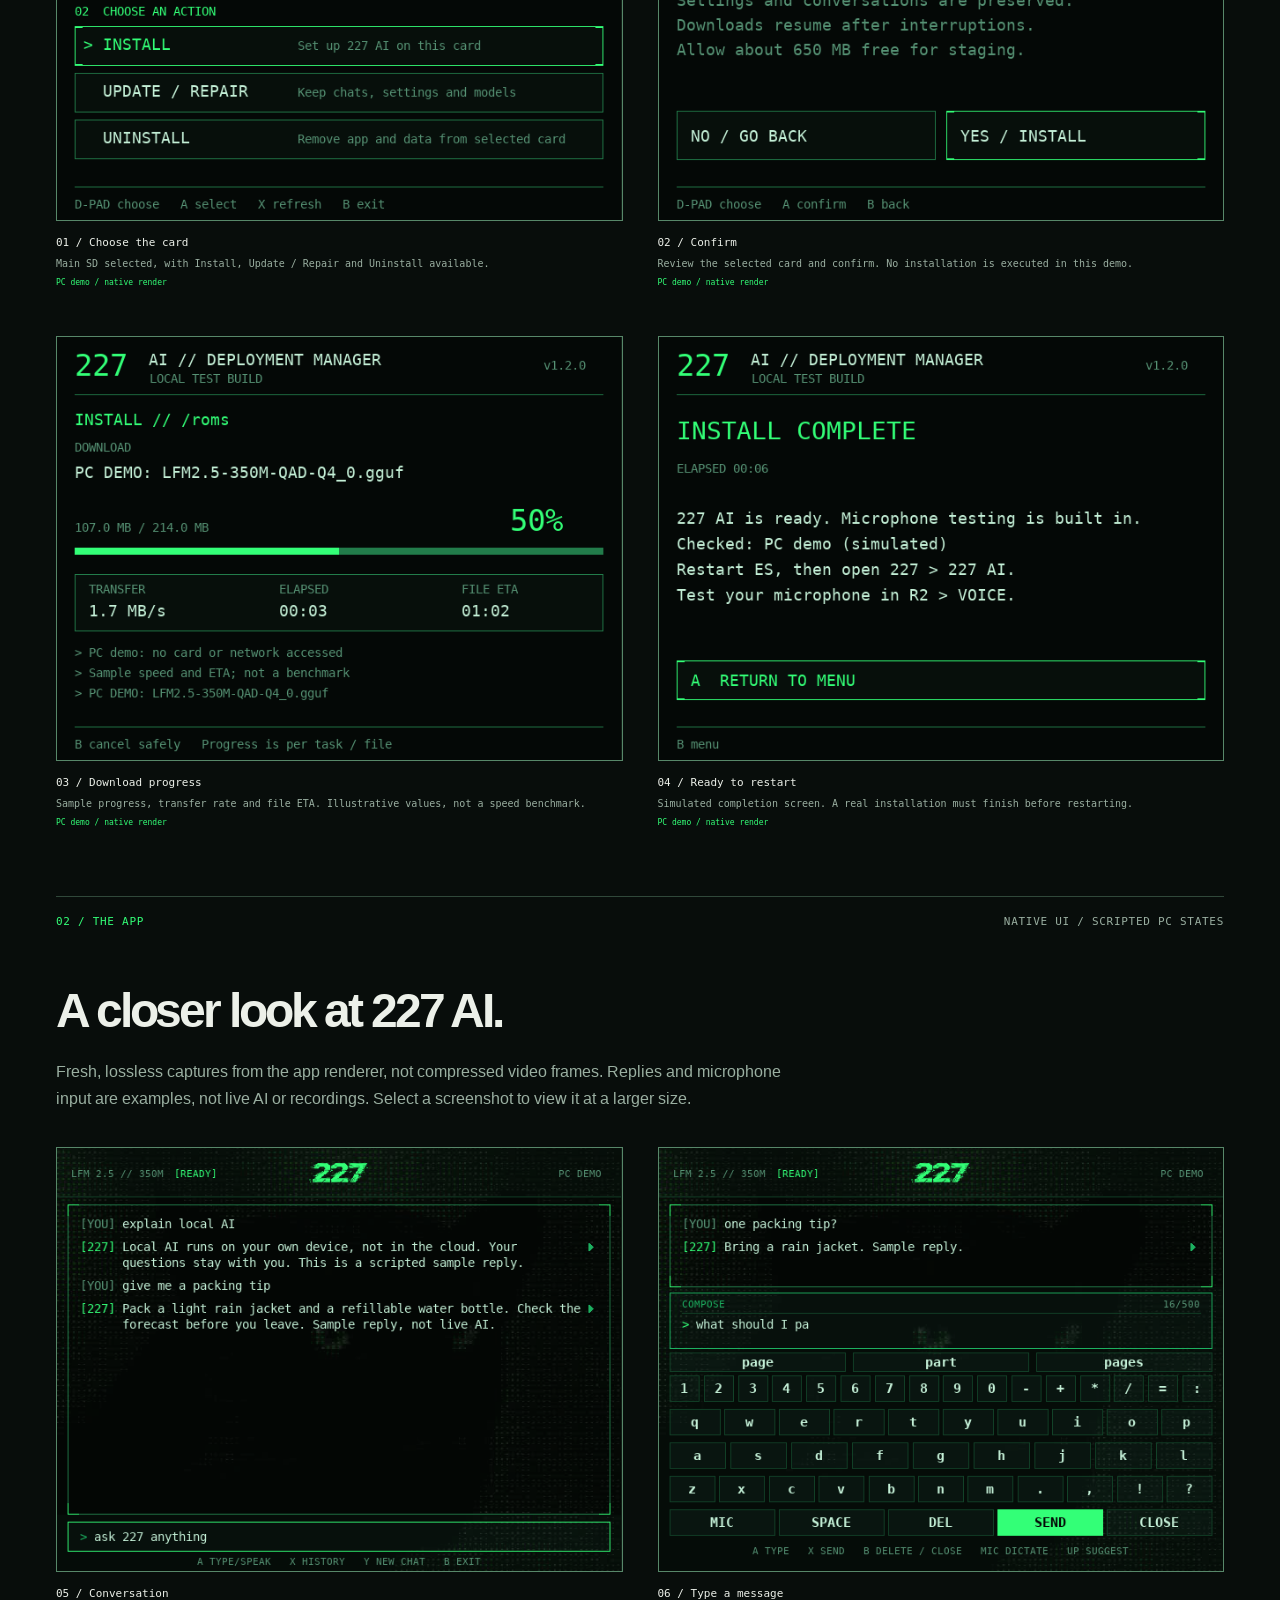
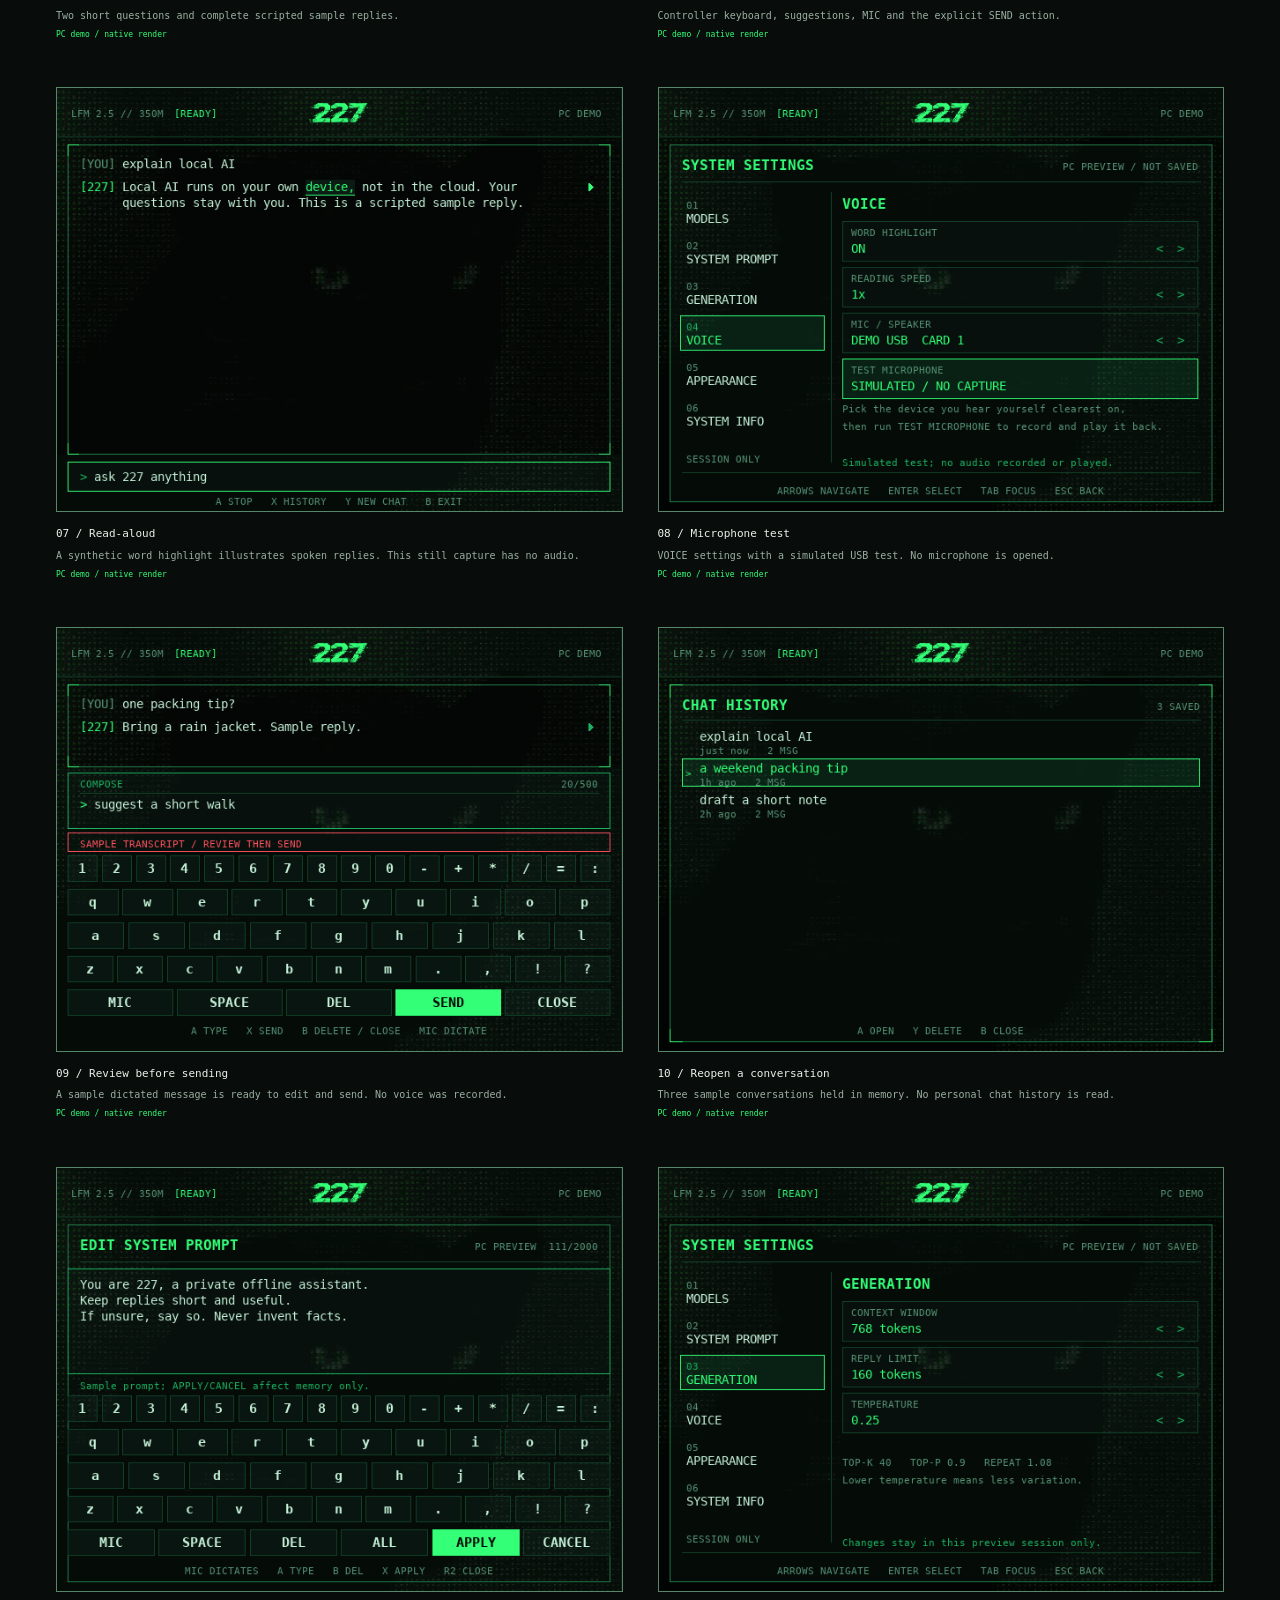
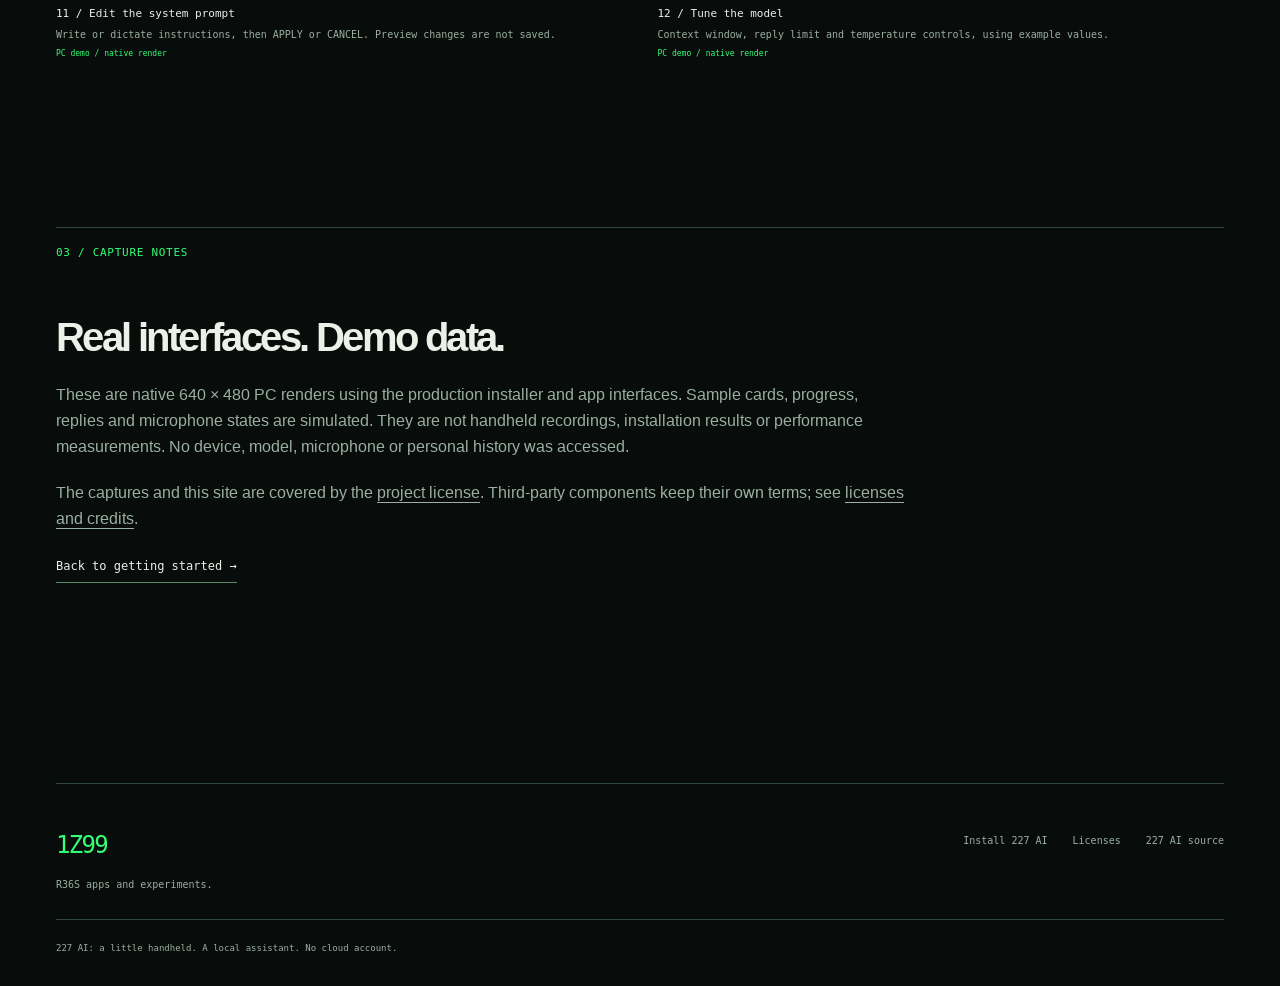
<file: docs/projects/227-ai/gallery.html>
<!doctype html>
<html lang="en">
<head>
  <meta charset="utf-8">
  <meta name="viewport" content="width=device-width, initial-scale=1">
  <meta name="theme-color" content="#080d0b">
  <title>Screenshots | 227 AI | 1Z99</title>
  <meta name="description" content="Explore the 227 AI installer first, then the app: a PC installer demo and twelve crisp native screenshots, with simulated installation, replies and microphone input.">
  <link rel="icon" href="../../media/favicon.svg" type="image/svg+xml">
  <link rel="stylesheet" href="../../site.css">
  <script src="../../site.js" defer></script>
</head>
<body data-project="227-ai" data-captures="screenshots.json">
  <a class="skip-link" href="#main">Skip to content</a>
  <header class="site-header">
    <a class="brand workshop-brand" href="../../index.html" aria-label="1Z99 home"><span class="brand-number">1Z99</span><span class="brand-suffix">R36S<span>APPS &amp; EXPERIMENTS</span></span></a>
    <nav class="main-nav" id="main-nav" aria-label="Main navigation"><a href="../../index.html#projects">Projects</a><a href="../../index.html#about">About</a><a href="../../index.html#device">My R36S</a></nav>
    <div class="header-actions"><button type="button" class="search-trigger" data-search-open aria-label="Search site">Search <kbd>/</kbd></button><button type="button" class="menu-toggle" data-menu-toggle aria-controls="site-menu" aria-expanded="false">Menu</button></div>
  </header>
  <div class="project-context page-width">
    <nav class="breadcrumb" aria-label="Breadcrumb"><ol><li><a href="../../index.html">1Z99</a></li><li><a href="../../index.html#projects">Projects</a></li><li><a href="index.html">227 AI</a></li><li><span aria-current="page">Screenshots</span></li></ol></nav>
    <nav class="project-nav" aria-label="227 AI navigation"><span class="project-nav-label">227 AI</span><a href="index.html">Overview</a><a href="guide.html">Install</a><a href="reference.html">Manual</a><a href="development.html">Build notes</a><a href="gallery.html" aria-current="page">Screenshots</a></nav>
  </div>
  <main id="main" class="page-width gallery-page">
    <div class="doc-heading gallery-heading"><p class="eyebrow">227 AI / Screenshots</p><h1>Screenshots</h1><p class="lede">First the installer. Then the app. Crisp captures of the real interfaces, rendered on a PC.</p><div class="doc-meta"><span>640 &#215; 480 / Lossless PNG</span><span data-gallery-count>12 PC demo screenshots</span><a href="#capture-plan">About these captures</a></div></div>
    <div class="gallery-tools" hidden data-gallery-tools><span class="eyebrow">SHOW</span><div class="filter-buttons" role="group" aria-label="Filter screenshot gallery"><button type="button" data-filter="all" aria-pressed="true">All screenshots</button><button type="button" data-filter="manager" aria-pressed="false">Installer</button><button type="button" data-filter="app" aria-pressed="false">App</button></div></div>
    <section class="gallery-section" id="captures" data-gallery-section="manager" data-search-section>
      <div class="section-label"><span>01 / INSTALLER</span><span>PC DEMO / SIMULATED INSTALLATION</span></div>
      <h2>From card selection to ready.</h2>
      <div class="installer-preview">
        <figure class="installer-demo"><video controls playsinline preload="none" width="640" height="480" poster="../../media/previews/installer/home.png" aria-label="Installer PC demo" aria-describedby="installer-demo-caption"><source src="../../media/previews/installer/installer-demo.mp4" type="video/mp4">Open the <a href="../../media/previews/installer/installer-demo.mp4">installer demo video</a> instead.</video><figcaption id="installer-demo-caption">14-second silent PC demo. Installation, download progress, speed and ETA are simulated. Nothing is installed or downloaded.</figcaption></figure>
        <div class="installer-demo-notes"><p class="eyebrow">WATCH THE INSTALL FLOW</p><h3>Choose. Confirm.<br>Wait. Restart.</h3><p>The same controller-driven installer interface used on the handheld, shown here with sample cards and progress.</p><ol><li><strong>Choose a card.</strong> Select where the app will be installed.</li><li><strong>Confirm INSTALL.</strong> Check your choice before continuing.</li><li><strong>Follow progress.</strong> See each file's progress and transfer details.</li><li><strong>Wait for success.</strong> Only then restart the handheld and open 227 AI.</li></ol><a class="text-link" href="guide.html#easy-install">Read the two-step installation guide &#8594;</a></div>
      </div>
      <div class="gallery-grid">
        <figure class="shot" data-shot="installer" data-category="manager"><div class="shot-placeholder"><strong>Select the install card</strong></div><figcaption><strong>01 / Choose the card</strong><span>Main SD selected, with Install, Update / Repair and Uninstall available.</span></figcaption></figure>
        <figure class="shot" data-shot="confirm" data-category="manager"><div class="shot-placeholder"><strong>Confirm the installation</strong></div><figcaption><strong>02 / Confirm</strong><span>Review the selected card and confirm. No installation is executed in this demo.</span></figcaption></figure>
        <figure class="shot" data-shot="download" data-category="manager"><div class="shot-placeholder"><strong>Follow download progress</strong></div><figcaption><strong>03 / Download progress</strong><span>Sample progress, transfer rate and file ETA. Illustrative values, not a speed benchmark.</span></figcaption></figure>
        <figure class="shot" data-shot="success" data-category="manager"><div class="shot-placeholder"><strong>Installation complete</strong></div><figcaption><strong>04 / Ready to restart</strong><span>Simulated completion screen. A real installation must finish before restarting.</span></figcaption></figure>
      </div>
    </section>
    <section class="gallery-section" id="app-captures" data-gallery-section="app" data-search-section>
      <div class="section-label"><span>02 / THE APP</span><span>NATIVE UI / SCRIPTED PC STATES</span></div>
      <h2>A closer look at 227 AI.</h2>
      <p class="gallery-intro">Fresh, lossless captures from the app renderer, not compressed video frames. Replies and microphone input are examples, not live AI or recordings. Select a screenshot to view it at a larger size.</p>
      <div class="gallery-grid">
        <figure class="shot" data-shot="chat" data-category="app"><div class="shot-placeholder"><strong>Conversation</strong></div><figcaption><strong>05 / Conversation</strong><span>Two short questions and complete scripted sample replies.</span></figcaption></figure>
        <figure class="shot" data-shot="keyboard" data-category="app"><div class="shot-placeholder"><strong>On-screen keyboard</strong></div><figcaption><strong>06 / Type a message</strong><span>Controller keyboard, suggestions, MIC and the explicit SEND action.</span></figcaption></figure>
        <figure class="shot" data-shot="speech" data-category="app"><div class="shot-placeholder"><strong>Read-aloud</strong></div><figcaption><strong>07 / Read-aloud</strong><span>A synthetic word highlight illustrates spoken replies. This still capture has no audio.</span></figcaption></figure>
        <figure class="shot" data-shot="voice" data-category="app"><div class="shot-placeholder"><strong>Voice settings</strong></div><figcaption><strong>08 / Microphone test</strong><span>VOICE settings with a simulated USB test. No microphone is opened.</span></figcaption></figure>
        <figure class="shot" data-shot="dictation" data-category="app"><div class="shot-placeholder"><strong>Review a dictated draft</strong></div><figcaption><strong>09 / Review before sending</strong><span>A sample dictated message is ready to edit and send. No voice was recorded.</span></figcaption></figure>
        <figure class="shot" data-shot="history" data-category="app"><div class="shot-placeholder"><strong>Conversation history</strong></div><figcaption><strong>10 / Reopen a conversation</strong><span>Three sample conversations held in memory. No personal chat history is read.</span></figcaption></figure>
        <figure class="shot" data-shot="prompt" data-category="app"><div class="shot-placeholder"><strong>System prompt editor</strong></div><figcaption><strong>11 / Edit the system prompt</strong><span>Write or dictate instructions, then APPLY or CANCEL. Preview changes are not saved.</span></figcaption></figure>
        <figure class="shot" data-shot="settings" data-category="app"><div class="shot-placeholder"><strong>Generation settings</strong></div><figcaption><strong>12 / Tune the model</strong><span>Context window, reply limit and temperature controls, using example values.</span></figcaption></figure>
      </div>
      <noscript><p class="callout note">Screenshot loading and filters require JavaScript. Watch the installer above or open the <a href="../../media/previews/227-ai-walkthrough.mp4">app walkthrough video</a> directly.</p></noscript>
    </section>
    <section class="section capture-plan" id="capture-plan" data-search-section>
      <div class="section-label"><span>03 / CAPTURE NOTES</span></div>
      <h2>Real interfaces. Demo data.</h2><p>These are native 640 &#215; 480 PC renders using the production installer and app interfaces. Sample cards, progress, replies and microphone states are simulated. They are not handheld recordings, installation results or performance measurements. No device, model, microphone or personal history was accessed.</p>
      <p>The captures and this site are covered by the <a href="../../LICENSE.txt">project license</a>. Third-party components keep their own terms; see <a href="reference.html#licenses">licenses and credits</a>.</p>
      <a class="text-link" href="guide.html">Back to getting started &#8594;</a>
    </section>
  </main>
  <footer class="site-footer"><div><a class="footer-brand" href="../../index.html">1Z99</a><p>R36S apps and experiments.</p></div><nav aria-label="227 AI links"><a href="guide.html">Install 227 AI</a><a href="reference.html#licenses">Licenses</a><a href="https://github.com/1Z99/project-ai-r36s">227 AI source</a></nav><p class="footer-note">227 AI: a little handheld. A local assistant. No cloud account.</p></footer>
</body>
</html>
</file>
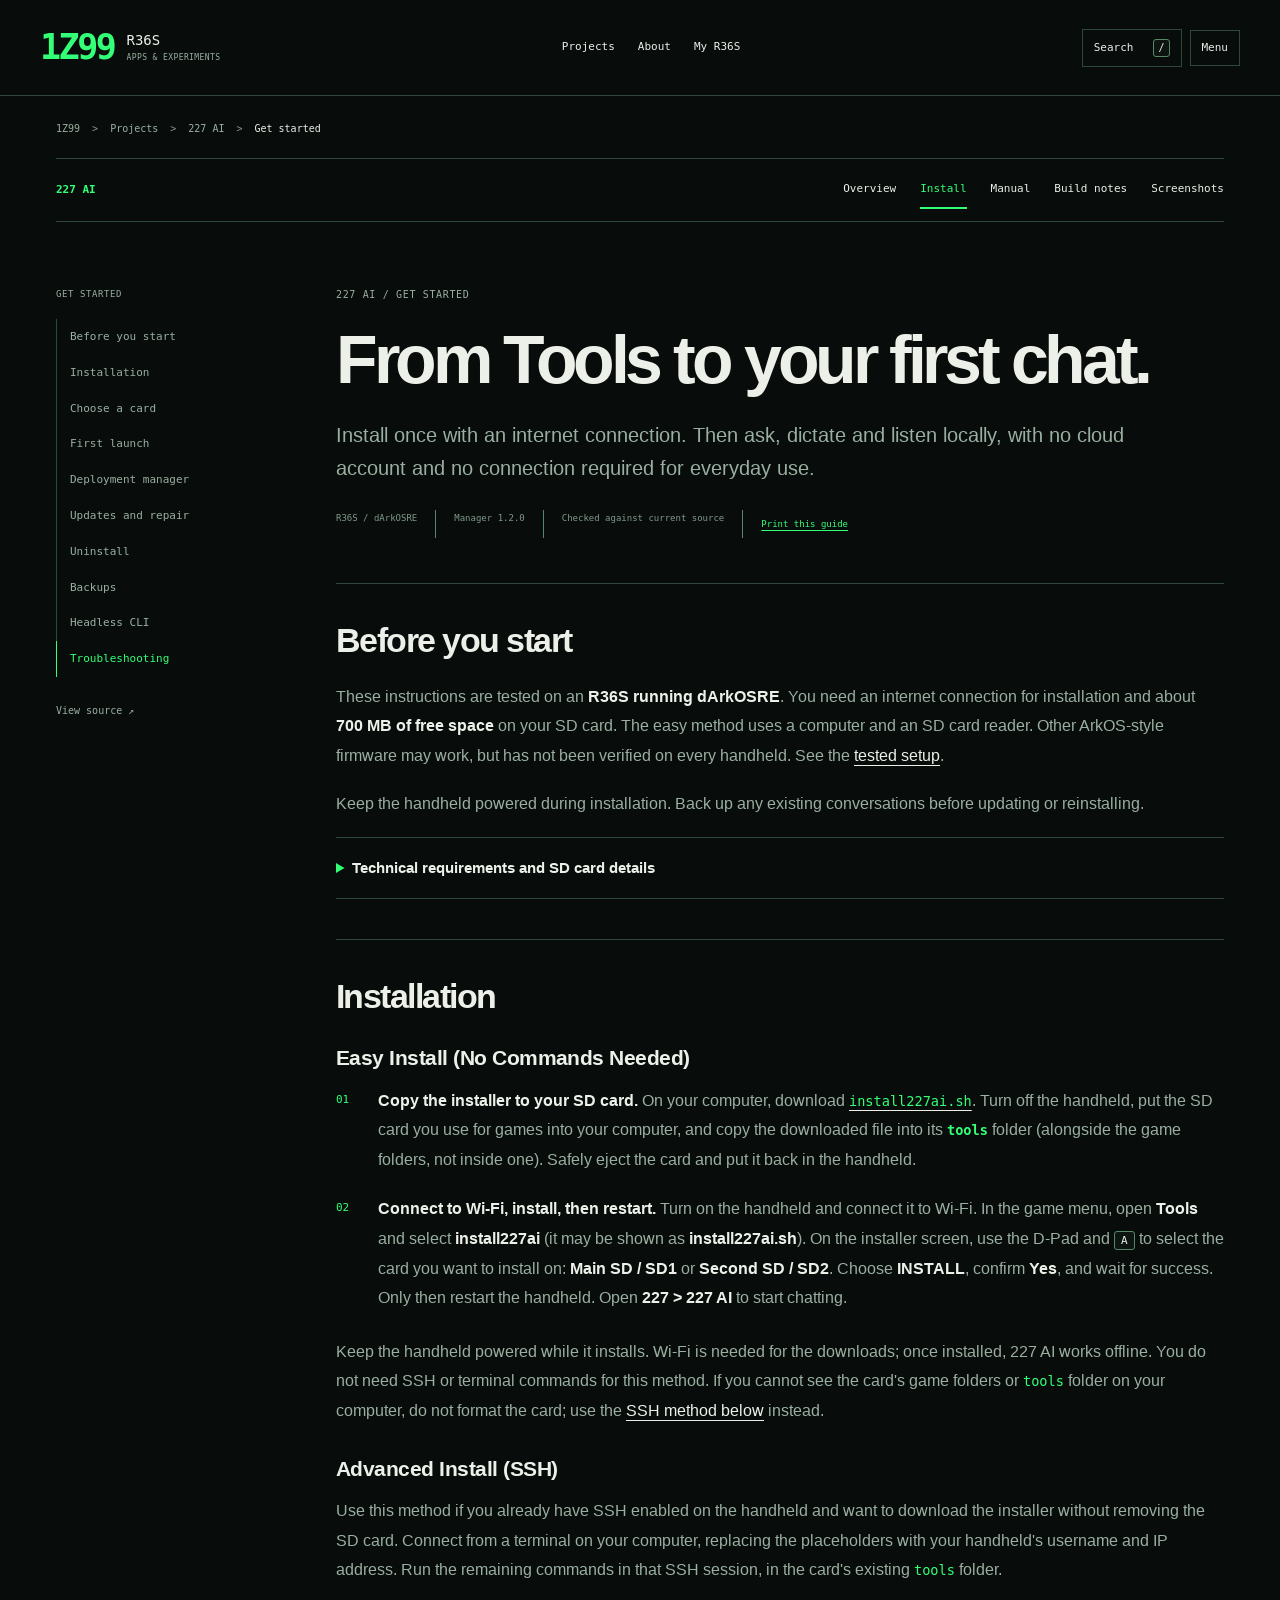
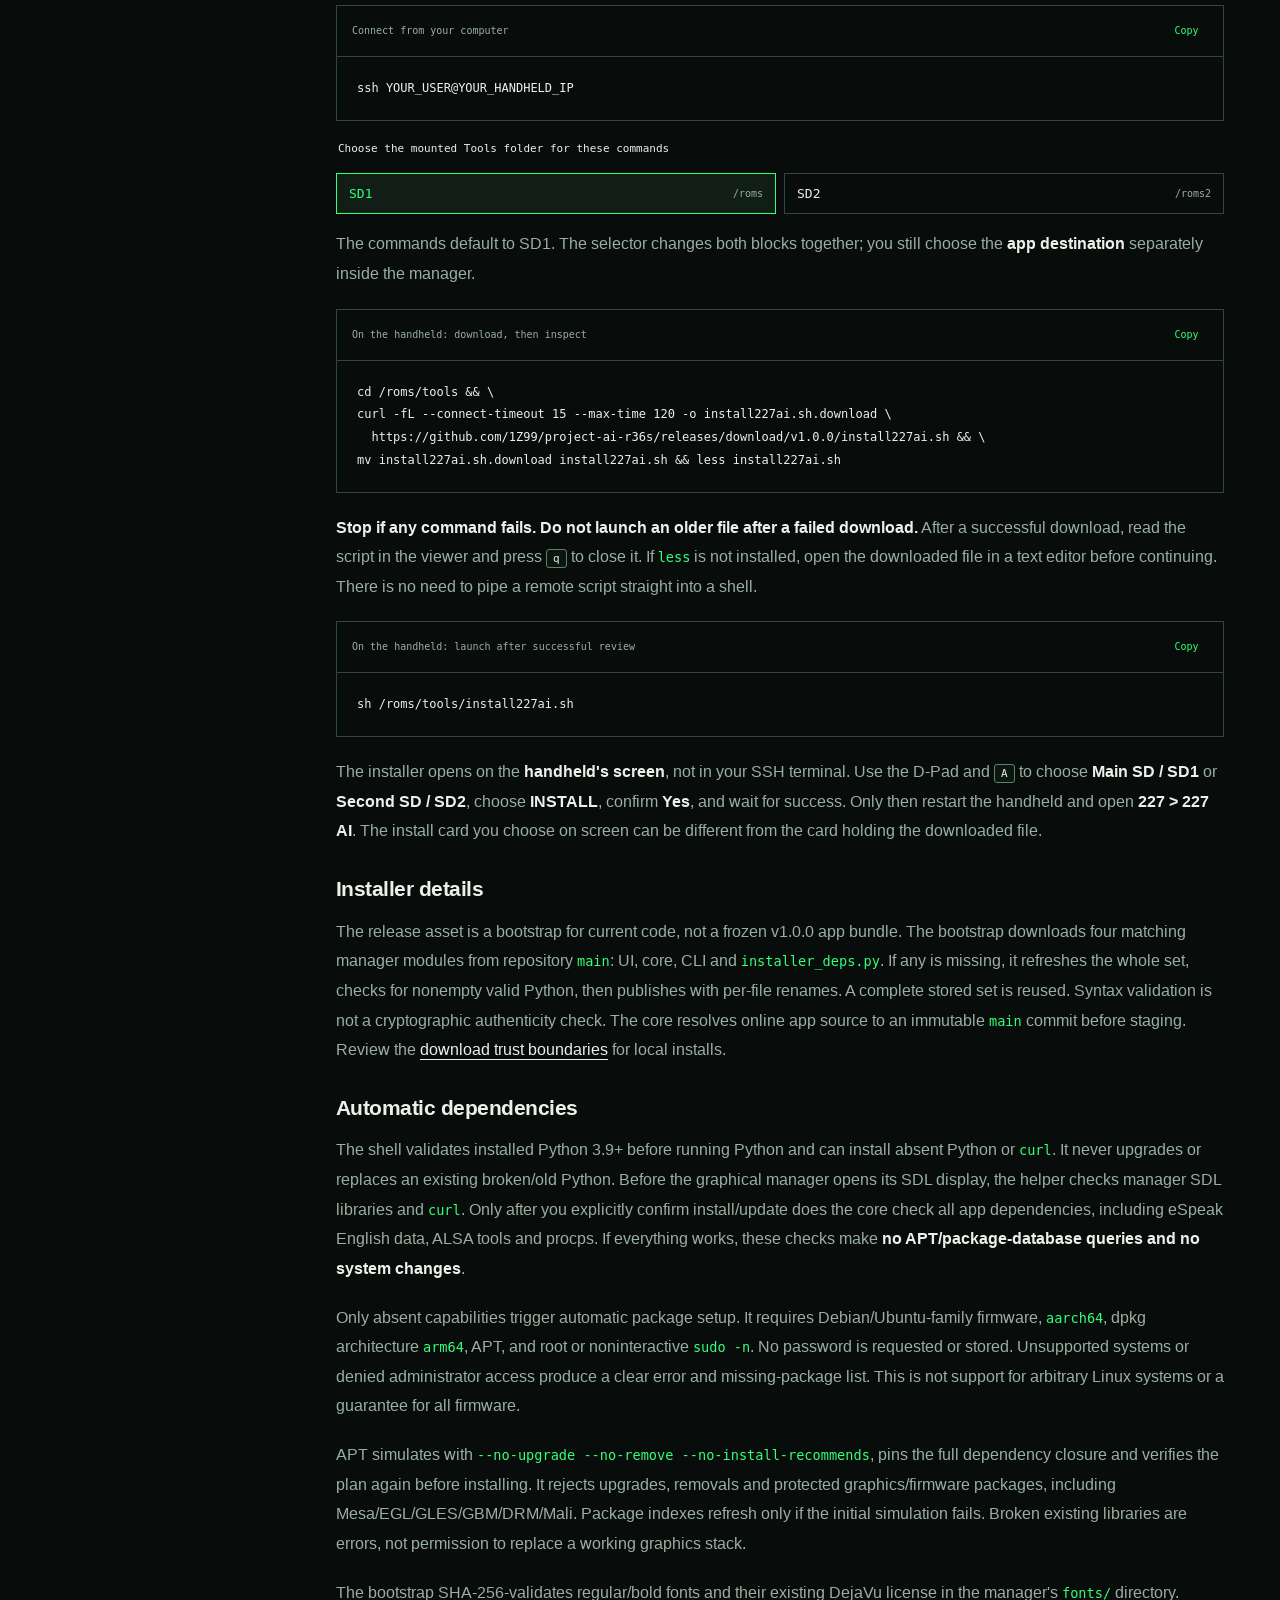
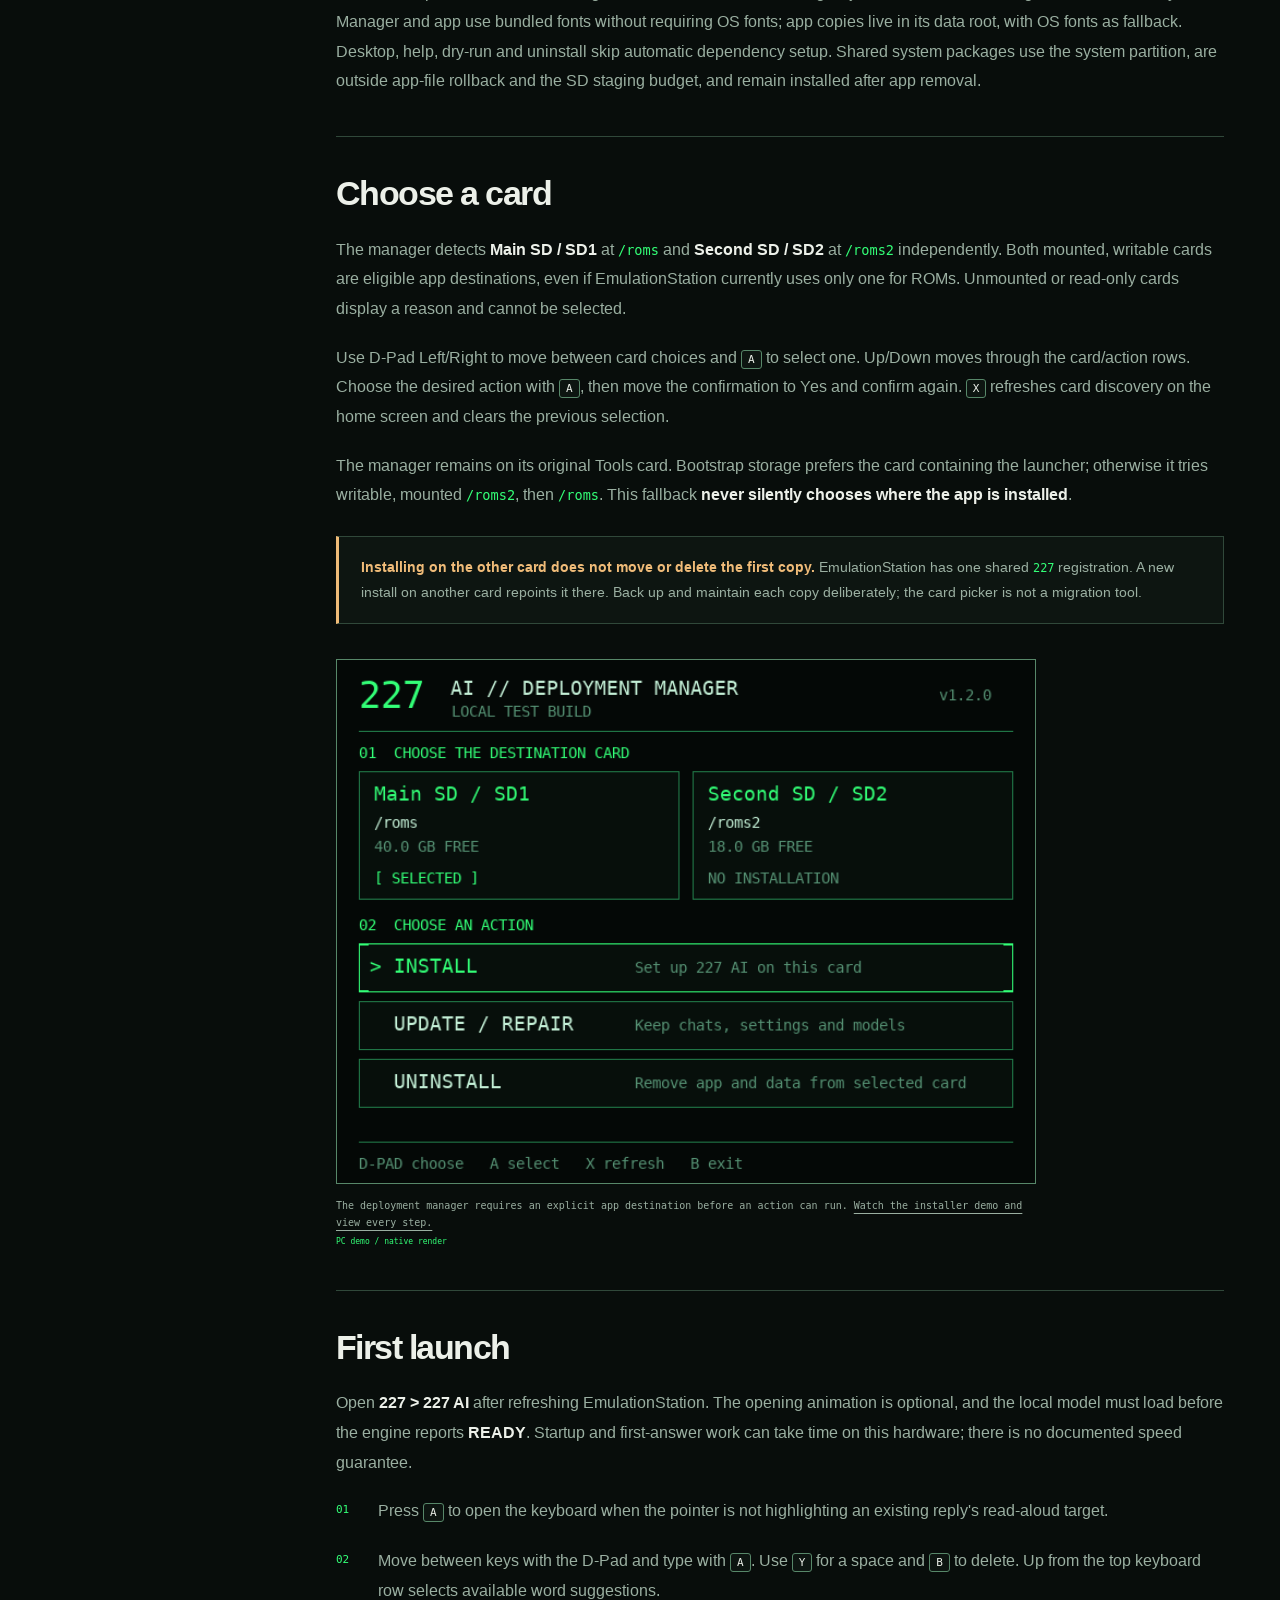
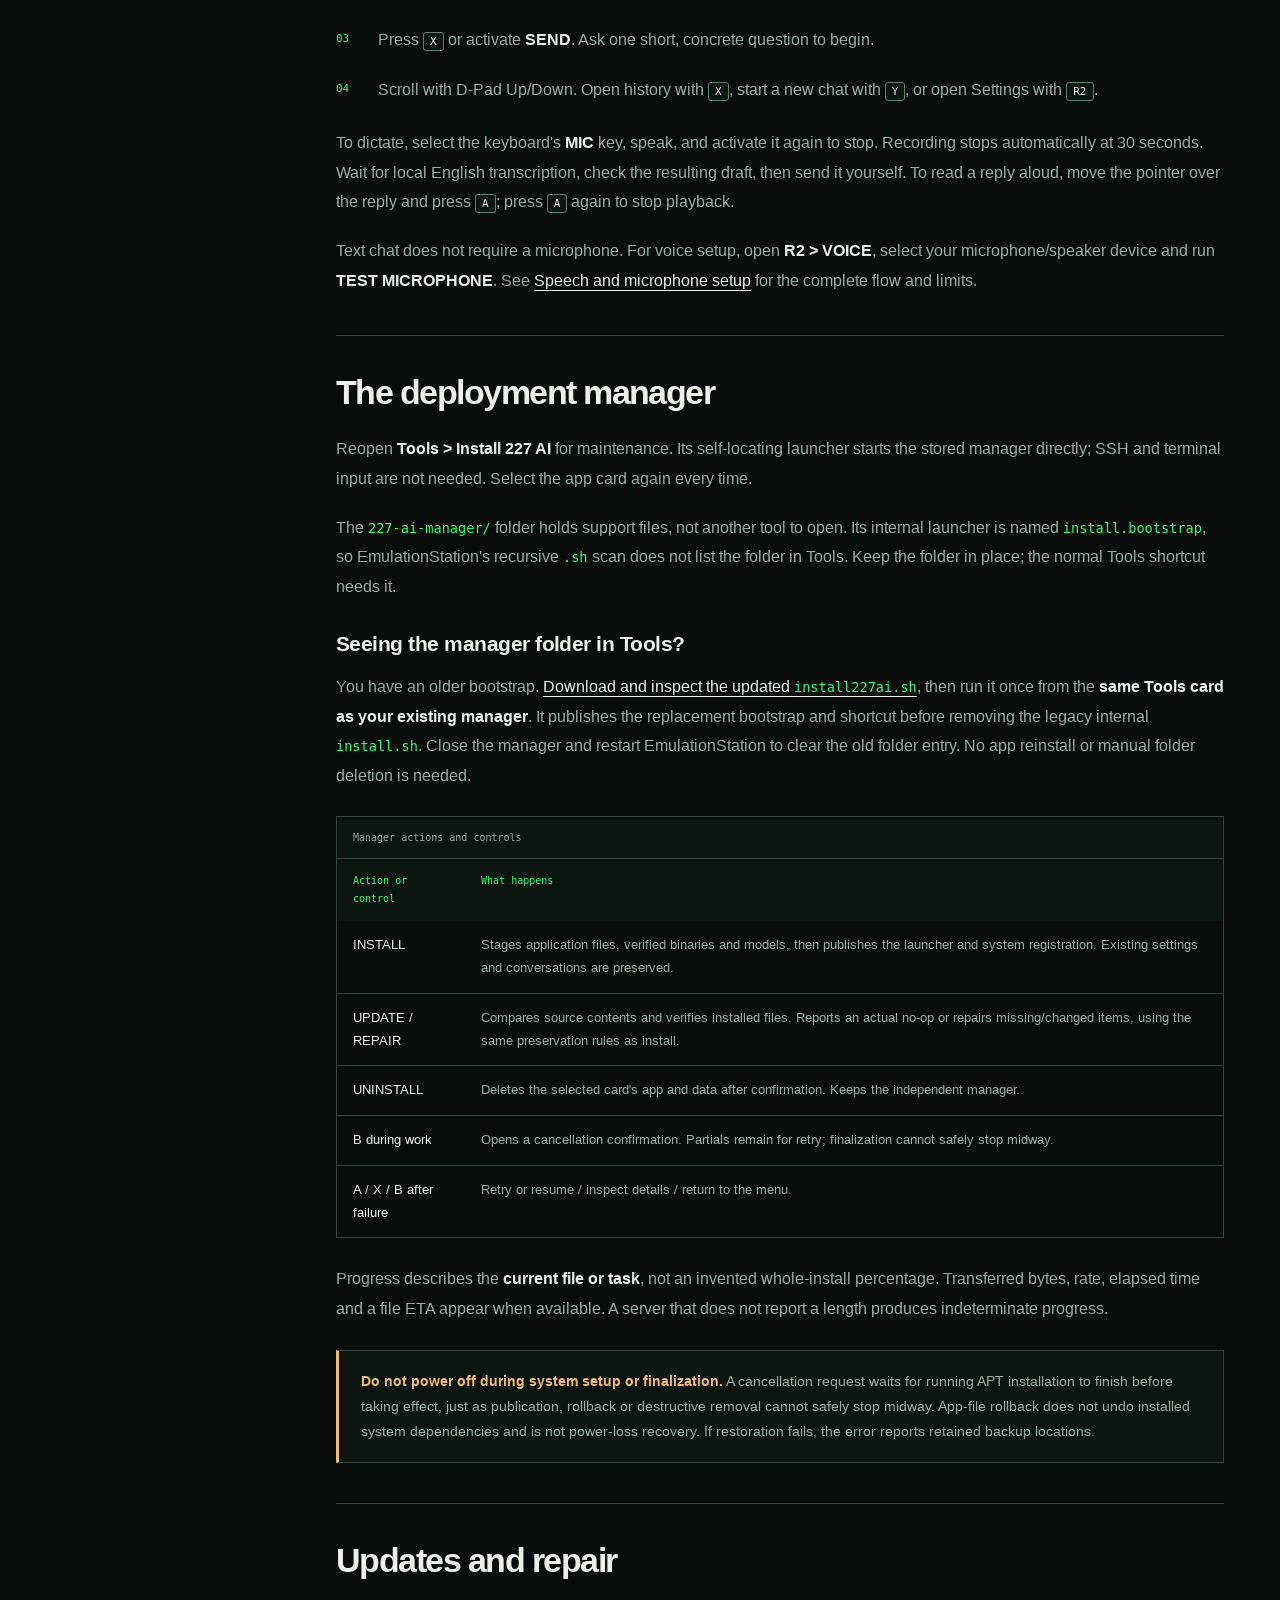
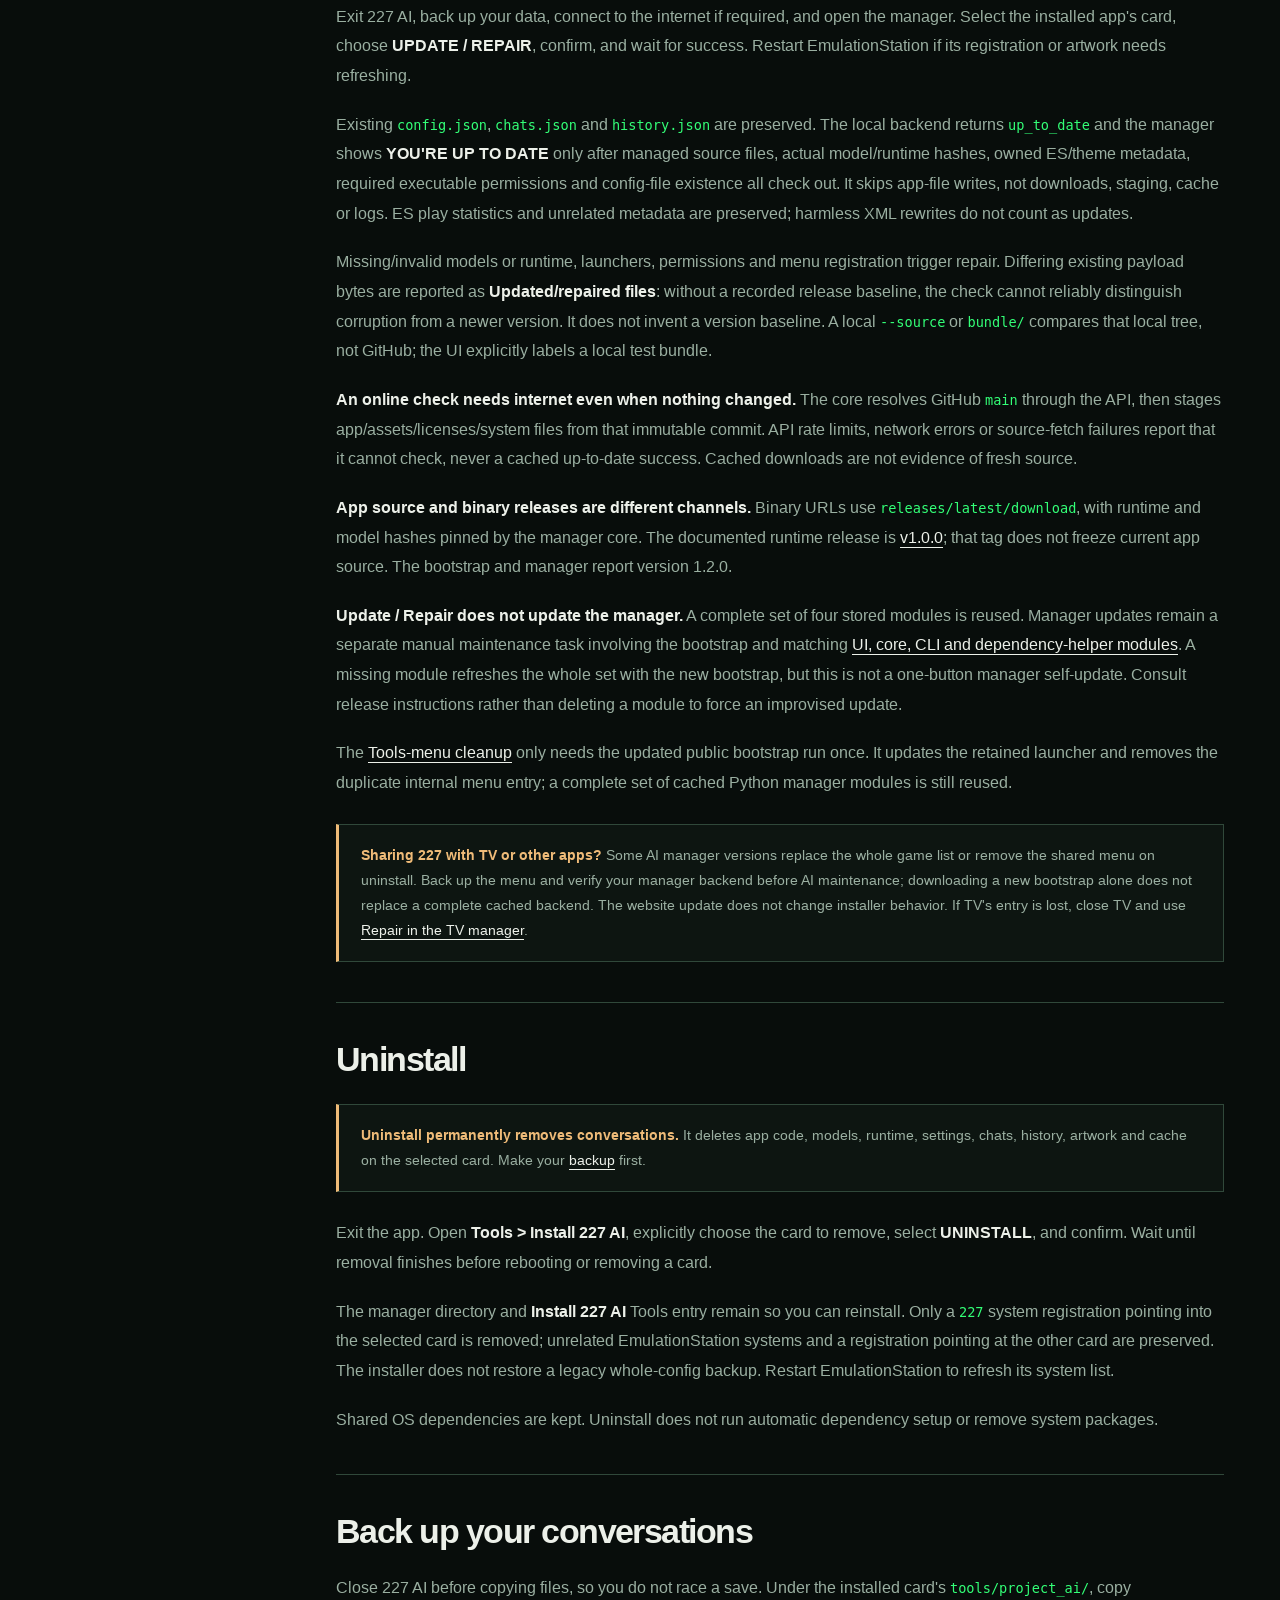
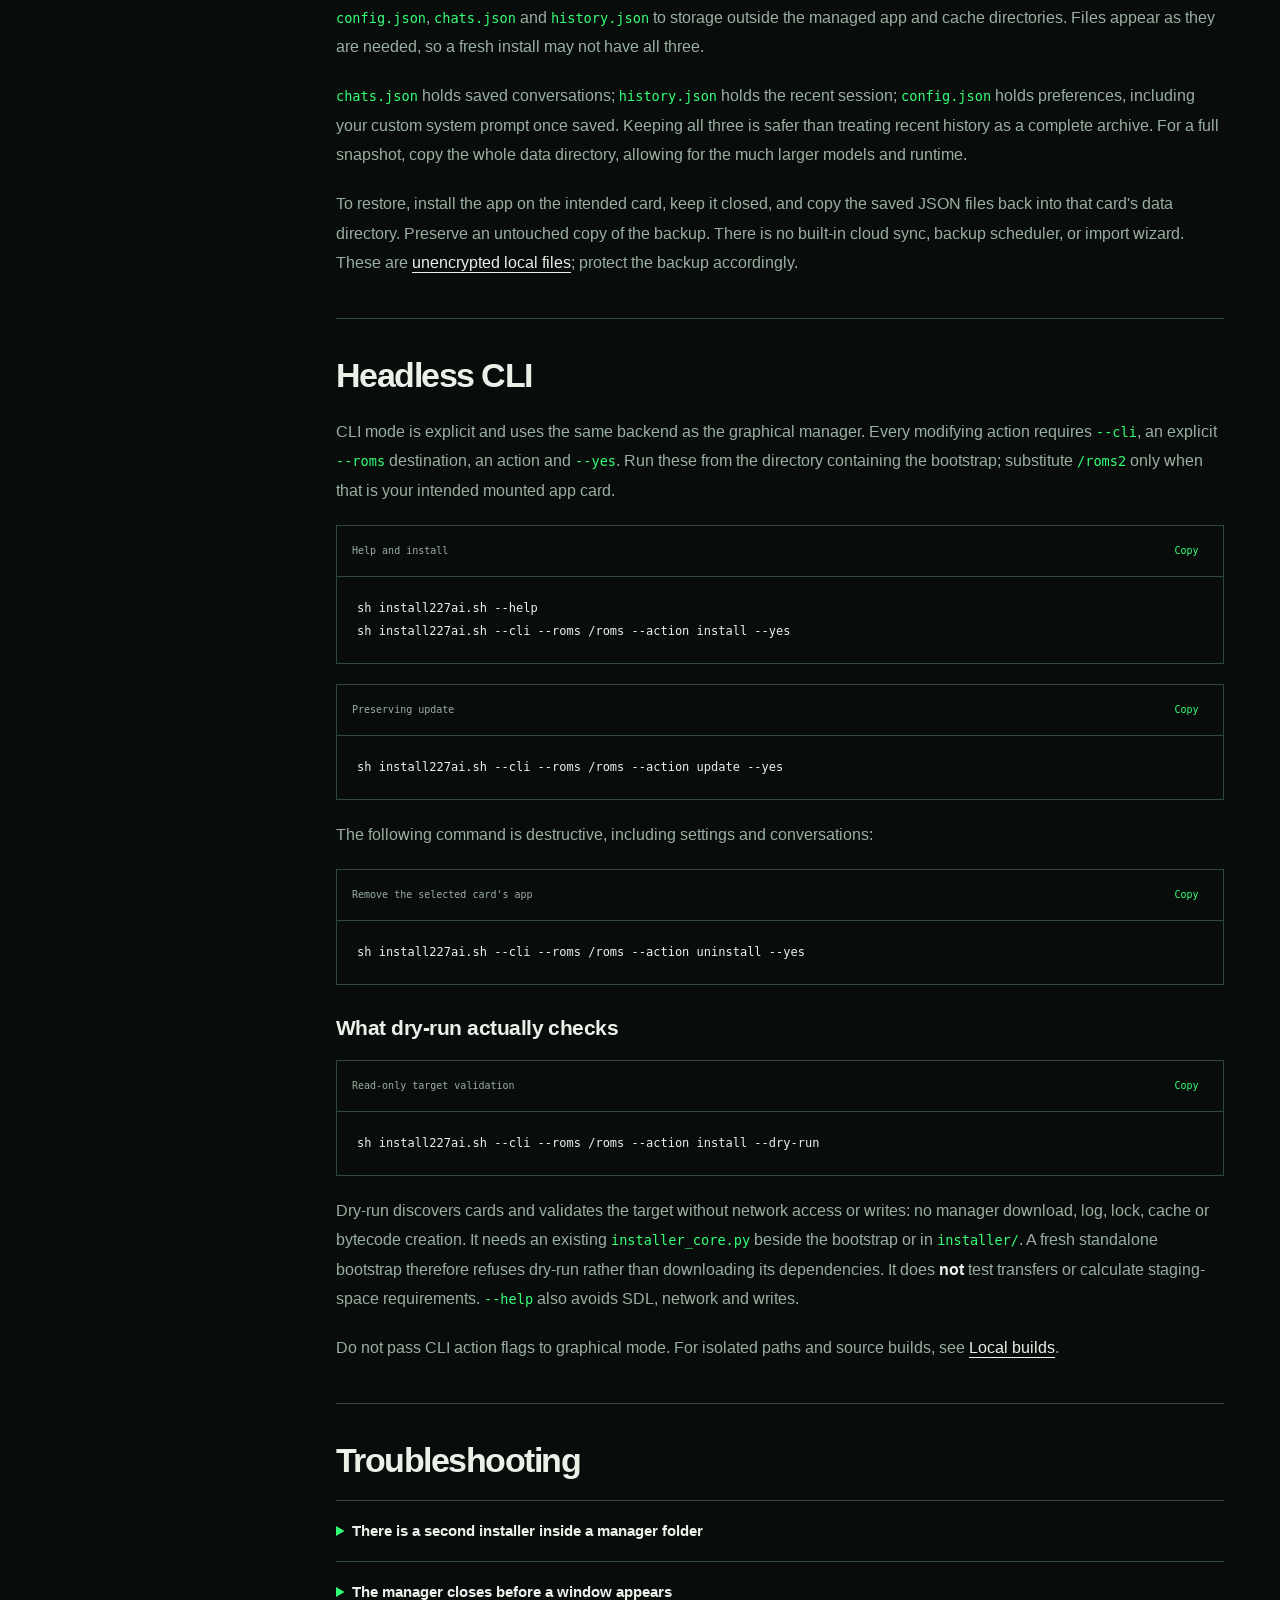
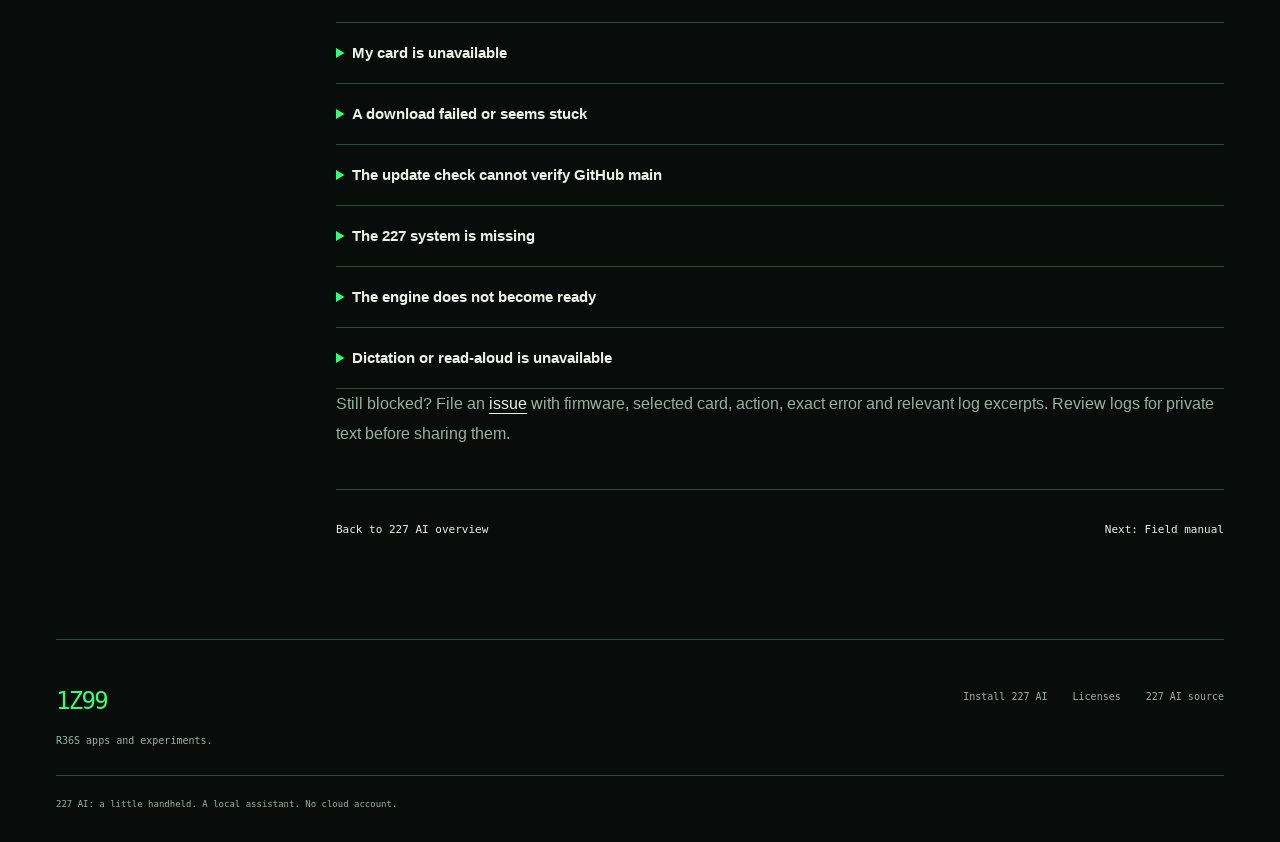
<file: docs/projects/227-ai/guide.html>
<!doctype html>
<html lang="en">
<head>
  <meta charset="utf-8">
  <meta name="viewport" content="width=device-width, initial-scale=1">
  <meta name="theme-color" content="#080d0b">
  <title>Get Started | 227 AI | 1Z99</title>
  <meta name="description" content="Install 227 AI on an R36S, choose either mounted SD card, start an offline chat, and safely update, back up or remove the app.">
  <link rel="icon" href="../../media/favicon.svg" type="image/svg+xml">
  <link rel="stylesheet" href="../../site.css">
  <script src="../../site.js" defer></script>
</head>
<body data-project="227-ai" data-captures="screenshots.json">
  <a class="skip-link" href="#main">Skip to content</a>
  <header class="site-header">
    <a class="brand workshop-brand" href="../../index.html" aria-label="1Z99 home"><span class="brand-number">1Z99</span><span class="brand-suffix">R36S<span>APPS &amp; EXPERIMENTS</span></span></a>
    <nav class="main-nav" id="main-nav" aria-label="Main navigation">
      <a href="../../index.html#projects">Projects</a><a href="../../index.html#about">About</a><a href="../../index.html#device">My R36S</a>
    </nav>
    <div class="header-actions"><button type="button" class="search-trigger" data-search-open aria-label="Search site">Search <kbd>/</kbd></button><button type="button" class="menu-toggle" data-menu-toggle aria-controls="site-menu" aria-expanded="false">Menu</button></div>
  </header>
  <div class="project-context page-width">
    <nav class="breadcrumb" aria-label="Breadcrumb"><ol><li><a href="../../index.html">1Z99</a></li><li><a href="../../index.html#projects">Projects</a></li><li><a href="index.html">227 AI</a></li><li><span aria-current="page">Get started</span></li></ol></nav>
    <nav class="project-nav" aria-label="227 AI navigation"><span class="project-nav-label">227 AI</span><a href="index.html">Overview</a><a href="guide.html" aria-current="page">Install</a><a href="reference.html">Manual</a><a href="development.html">Build notes</a><a href="gallery.html">Screenshots</a></nav>
  </div>
  <main id="main" class="docs-layout">
    <aside class="docs-sidebar">
      <span class="eyebrow">Get Started</span>
      <nav aria-label="On this page">
        <a href="#before-you-start">Before you start</a><a href="#installation">Installation</a><a href="#choose-card">Choose a card</a><a href="#first-launch">First launch</a><a href="#manager">Deployment manager</a><a href="#updates">Updates and repair</a><a href="#uninstall">Uninstall</a><a href="#backups">Backups</a><a href="#cli">Headless CLI</a><a href="#troubleshooting">Troubleshooting</a>
      </nav>
      <a class="sidebar-source" href="https://github.com/1Z99/project-ai-r36s">View source &#8599;</a>
    </aside>
    <article class="docs-article">
      <div class="doc-heading">
        <p class="eyebrow">227 AI / Get Started</p>
        <h1>From Tools to your first chat.</h1>
        <p class="lede">Install once with an internet connection. Then ask, dictate and listen locally, with no cloud account and no connection required for everyday use.</p>
        <div class="doc-meta"><span>R36S / dArkOSRE</span><span>Manager 1.2.0</span><span>Checked against current source</span></div>
      </div>

      <section id="before-you-start" data-search-section>
        <h2>Before you start</h2>
        <p>These instructions are tested on an <strong>R36S running dArkOSRE</strong>. You need an internet connection for installation and about <strong>700 MB of free space</strong> on your SD card. The easy method uses a computer and an SD card reader. Other ArkOS-style firmware may work, but has not been verified on every handheld. See the <a href="development.html#tested-build">tested setup</a>.</p>
        <p>Keep the handheld powered during installation. Back up any existing conversations before updating or reinstalling.</p>
        <details><summary>Technical requirements and SD card details</summary>
        <ul class="check-list">
          <li>A writable SD card actually mounted at <code>/roms</code> or <code>/roms2</code>. An empty directory with that name is not sufficient.</li>
          <li>Approximately <strong>650 MiB of free space</strong> on a fresh app destination for downloads, extraction, staging and headroom; about <strong>25 MiB</strong> of additional staging space when the installed runtime and both models verify. These are budgets, not exact install sizes. Retained partials also reduce the budget. System packages need separate space on the system partition.</li>
          <li>Python 3.9 or newer, <code>curl</code>, system SDL2 and SDL2_ttf libraries for the graphical manager. The bootstrap can set up missing capabilities on supported firmware; an existing broken or older Python fails without upgrade. Regular/bold DejaVu Sans Mono fonts are bundled on the card, not a manual OS-font requirement.</li>
          <li>Internet access for the initial downloads, unless you supply a <a href="development.html#local-build">complete local bundle</a>.</li>
          <li>For the app: <code>libespeak-ng.so.1</code> and usable English voice data, ALSA <code>arecord</code>/<code>aplay</code>/<code>amixer</code>, and procps <code>pkill</code>. The core checks these after confirmed install/update. Dictation additionally needs a usable USB microphone.</li>
        </ul>
        <p>Keep the handheld powered and back up any existing conversations before maintenance. The installer changes the selected card's application files and the shared EmulationStation configuration; it does not restart EmulationStation for you.</p>
        <div class="callout note"><p><strong>Two cards, two separate choices.</strong> The bootstrap chooses a Tools card to store the manager. You then explicitly select the app's destination inside the manager. These can be different cards, regardless of where your games are stored.</p></div>
        </details>
      </section>

      <section id="installation" data-search-section>
        <h2>Installation</h2>
        <h3 id="easy-install">Easy Install (No Commands Needed)</h3>
        <ol class="steps" data-easy-install>
          <li><strong>Copy the installer to your SD card.</strong> On your computer, download <a href="https://github.com/1Z99/project-ai-r36s/releases/download/v1.0.0/install227ai.sh"><code>install227ai.sh</code></a>. Turn off the handheld, put the SD card you use for games into your computer, and copy the downloaded file into its <strong><code>tools</code></strong> folder (alongside the game folders, not inside one). Safely eject the card and put it back in the handheld.</li>
          <li><strong>Connect to Wi-Fi, install, then restart.</strong> Turn on the handheld and connect it to Wi-Fi. In the game menu, open <strong>Tools</strong> and select <strong>install227ai</strong> (it may be shown as <strong>install227ai.sh</strong>). On the installer screen, use the D-Pad and <kbd>A</kbd> to select the card you want to install on: <strong>Main SD / SD1</strong> or <strong>Second SD / SD2</strong>. Choose <strong>INSTALL</strong>, confirm <strong>Yes</strong>, and wait for success. Only then restart the handheld. Open <strong>227 &gt; 227 AI</strong> to start chatting.</li>
        </ol>
        <p>Keep the handheld powered while it installs. Wi-Fi is needed for the downloads; once installed, 227 AI works offline. You do not need SSH or terminal commands for this method. If you cannot see the card's game folders or <code>tools</code> folder on your computer, do not format the card; use the <a href="#advanced-install">SSH method below</a> instead.</p>
        <h3 id="advanced-install">Advanced Install (SSH)</h3>
        <p>Use this method if you already have SSH enabled on the handheld and want to download the installer without removing the SD card. Connect from a terminal on your computer, replacing the placeholders with your handheld's username and IP address. Run the remaining commands in that SSH session, in the card's existing <code>tools</code> folder.</p>
        <div class="code-block"><div class="code-heading"><span>Connect from your computer</span><button type="button" data-copy>Copy</button></div><pre><code>ssh YOUR_USER@YOUR_HANDHELD_IP</code></pre></div>
        <fieldset class="card-switch" data-install-card><legend>Choose the mounted Tools folder for these commands</legend><label><input type="radio" name="tools-card" value="/roms" checked><span>SD1 <small>/roms</small></span></label><label><input type="radio" name="tools-card" value="/roms2"><span>SD2 <small>/roms2</small></span></label></fieldset>
        <p>The commands default to SD1. The selector changes both blocks together; you still choose the <strong>app destination</strong> separately inside the manager.</p>
        <noscript><p>For SD2, replace <code>/roms/tools</code> with <code>/roms2/tools</code> in <strong>both blocks</strong> below.</p></noscript>
        <div class="code-block"><div class="code-heading"><span>On the handheld: download, then inspect</span><button type="button" data-copy>Copy</button></div><pre><code data-install-command>cd /roms/tools &amp;&amp; \
curl -fL --connect-timeout 15 --max-time 120 -o install227ai.sh.download \
  https://github.com/1Z99/project-ai-r36s/releases/download/v1.0.0/install227ai.sh &amp;&amp; \
mv install227ai.sh.download install227ai.sh &amp;&amp; less install227ai.sh</code></pre></div>
        <p><strong>Stop if any command fails. Do not launch an older file after a failed download.</strong> After a successful download, read the script in the viewer and press <kbd>q</kbd> to close it. If <code>less</code> is not installed, open the downloaded file in a text editor before continuing. There is no need to pipe a remote script straight into a shell.</p>
        <div class="code-block"><div class="code-heading"><span>On the handheld: launch after successful review</span><button type="button" data-copy>Copy</button></div><pre><code data-install-launch>sh /roms/tools/install227ai.sh</code></pre></div>
        <p>The installer opens on the <strong>handheld's screen</strong>, not in your SSH terminal. Use the D-Pad and <kbd>A</kbd> to choose <strong>Main SD / SD1</strong> or <strong>Second SD / SD2</strong>, choose <strong>INSTALL</strong>, confirm <strong>Yes</strong>, and wait for success. Only then restart the handheld and open <strong>227 &gt; 227 AI</strong>. The install card you choose on screen can be different from the card holding the downloaded file.</p>
        <h3>Installer details</h3>
        <p>The release asset is a bootstrap for current code, not a frozen v1.0.0 app bundle. The bootstrap downloads four matching manager modules from repository <code>main</code>: UI, core, CLI and <code>installer_deps.py</code>. If any is missing, it refreshes the whole set, checks for nonempty valid Python, then publishes with per-file renames. A complete stored set is reused. Syntax validation is not a cryptographic authenticity check. The core resolves online app source to an immutable <code>main</code> commit before staging. Review the <a href="development.html#downloads">download trust boundaries</a> for local installs.</p>
        <h3>Automatic dependencies</h3>
        <p>The shell validates installed Python 3.9+ before running Python and can install absent Python or <code>curl</code>. It never upgrades or replaces an existing broken/old Python. Before the graphical manager opens its SDL display, the helper checks manager SDL libraries and <code>curl</code>. Only after you explicitly confirm install/update does the core check all app dependencies, including eSpeak English data, ALSA tools and procps. If everything works, these checks make <strong>no APT/package-database queries and no system changes</strong>.</p>
        <p>Only absent capabilities trigger automatic package setup. It requires Debian/Ubuntu-family firmware, <code>aarch64</code>, dpkg architecture <code>arm64</code>, APT, and root or noninteractive <code>sudo -n</code>. No password is requested or stored. Unsupported systems or denied administrator access produce a clear error and missing-package list. This is not support for arbitrary Linux systems or a guarantee for all firmware.</p>
        <p>APT simulates with <code>--no-upgrade --no-remove --no-install-recommends</code>, pins the full dependency closure and verifies the plan again before installing. It rejects upgrades, removals and protected graphics/firmware packages, including Mesa/EGL/GLES/GBM/DRM/Mali. Package indexes refresh only if the initial simulation fails. Broken existing libraries are errors, not permission to replace a working graphics stack.</p>
        <p>The bootstrap SHA-256-validates regular/bold fonts and their existing DejaVu license in the manager's <code>fonts/</code> directory. Manager and app use bundled fonts without requiring OS fonts; app copies live in its data root, with OS fonts as fallback. Desktop, help, dry-run and uninstall skip automatic dependency setup. Shared system packages use the system partition, are outside app-file rollback and the SD staging budget, and remain installed after app removal.</p>
      </section>

      <section id="choose-card" data-search-section>
        <h2>Choose a card</h2>
        <p>The manager detects <strong>Main SD / SD1</strong> at <code>/roms</code> and <strong>Second SD / SD2</strong> at <code>/roms2</code> independently. Both mounted, writable cards are eligible app destinations, even if EmulationStation currently uses only one for ROMs. Unmounted or read-only cards display a reason and cannot be selected.</p>
        <p>Use D-Pad Left/Right to move between card choices and <kbd>A</kbd> to select one. Up/Down moves through the card/action rows. Choose the desired action with <kbd>A</kbd>, then move the confirmation to Yes and confirm again. <kbd>X</kbd> refreshes card discovery on the home screen and clears the previous selection.</p>
        <p>The manager remains on its original Tools card. Bootstrap storage prefers the card containing the launcher; otherwise it tries writable, mounted <code>/roms2</code>, then <code>/roms</code>. This fallback <strong>never silently chooses where the app is installed</strong>.</p>
        <div class="callout warning"><p><strong>Installing on the other card does not move or delete the first copy.</strong> EmulationStation has one shared <code>227</code> registration. A new install on another card repoints it there. Back up and maintain each copy deliberately; the card picker is not a migration tool.</p></div>
        <figure class="shot" data-shot="installer"><div class="shot-placeholder"><span class="shot-code">INSTALLER / PC DEMO</span><strong>Choose your SD card</strong><p>Native PC render with sample cards. No installation is executed.</p><span class="shot-aspect">640 x 480 / 4:3</span></div><figcaption>The deployment manager requires an explicit app destination before an action can run. <a href="gallery.html#captures">Watch the installer demo and view every step.</a></figcaption></figure>
      </section>

      <section id="first-launch" data-search-section>
        <h2>First launch</h2>
        <p>Open <strong>227 &gt; 227 AI</strong> after refreshing EmulationStation. The opening animation is optional, and the local model must load before the engine reports <strong>READY</strong>. Startup and first-answer work can take time on this hardware; there is no documented speed guarantee.</p>
        <ol class="steps">
          <li>Press <kbd>A</kbd> to open the keyboard when the pointer is not highlighting an existing reply's read-aloud target.</li>
          <li>Move between keys with the D-Pad and type with <kbd>A</kbd>. Use <kbd>Y</kbd> for a space and <kbd>B</kbd> to delete. Up from the top keyboard row selects available word suggestions.</li>
          <li>Press <kbd>X</kbd> or activate <strong>SEND</strong>. Ask one short, concrete question to begin.</li>
          <li>Scroll with D-Pad Up/Down. Open history with <kbd>X</kbd>, start a new chat with <kbd>Y</kbd>, or open Settings with <kbd>R2</kbd>.</li>
        </ol>
        <p>To dictate, select the keyboard's <strong>MIC</strong> key, speak, and activate it again to stop. Recording stops automatically at 30 seconds. Wait for local English transcription, check the resulting draft, then send it yourself. To read a reply aloud, move the pointer over the reply and press <kbd>A</kbd>; press <kbd>A</kbd> again to stop playback.</p>
        <p>Text chat does not require a microphone. For voice setup, open <strong>R2 &gt; VOICE</strong>, select your microphone/speaker device and run <strong>TEST MICROPHONE</strong>. See <a href="reference.html#speech">Speech and microphone setup</a> for the complete flow and limits.</p>
      </section>

      <section id="manager" data-search-section>
        <h2>The deployment manager</h2>
        <p>Reopen <strong>Tools &gt; Install 227 AI</strong> for maintenance. Its self-locating launcher starts the stored manager directly; SSH and terminal input are not needed. Select the app card again every time.</p>
        <p>The <code>227-ai-manager/</code> folder holds support files, not another tool to open. Its internal launcher is named <code>install.bootstrap</code>, so EmulationStation's recursive <code>.sh</code> scan does not list the folder in Tools. Keep the folder in place; the normal Tools shortcut needs it.</p>
        <h3 id="manager-menu">Seeing the manager folder in Tools?</h3>
        <p>You have an older bootstrap. <a href="#installation">Download and inspect the updated <code>install227ai.sh</code></a>, then run it once from the <strong>same Tools card as your existing manager</strong>. It publishes the replacement bootstrap and shortcut before removing the legacy internal <code>install.sh</code>. Close the manager and restart EmulationStation to clear the old folder entry. No app reinstall or manual folder deletion is needed.</p>
        <div class="table-wrap"><table><caption>Manager actions and controls</caption><thead><tr><th scope="col">Action or control</th><th scope="col">What happens</th></tr></thead><tbody>
          <tr><th scope="row">INSTALL</th><td>Stages application files, verified binaries and models, then publishes the launcher and system registration. Existing settings and conversations are preserved.</td></tr>
          <tr><th scope="row">UPDATE / REPAIR</th><td>Compares source contents and verifies installed files. Reports an actual no-op or repairs missing/changed items, using the same preservation rules as install.</td></tr>
          <tr><th scope="row">UNINSTALL</th><td>Deletes the selected card's app and data after confirmation. Keeps the independent manager.</td></tr>
          <tr><th scope="row">B during work</th><td>Opens a cancellation confirmation. Partials remain for retry; finalization cannot safely stop midway.</td></tr>
          <tr><th scope="row">A / X / B after failure</th><td>Retry or resume / inspect details / return to the menu.</td></tr>
        </tbody></table></div>
        <p>Progress describes the <strong>current file or task</strong>, not an invented whole-install percentage. Transferred bytes, rate, elapsed time and a file ETA appear when available. A server that does not report a length produces indeterminate progress.</p>
        <div class="callout warning"><p><strong>Do not power off during system setup or finalization.</strong> A cancellation request waits for running APT installation to finish before taking effect, just as publication, rollback or destructive removal cannot safely stop midway. App-file rollback does not undo installed system dependencies and is not power-loss recovery. If restoration fails, the error reports retained backup locations.</p></div>
      </section>

      <section id="updates" data-search-section>
        <h2>Updates and repair</h2>
        <p>Exit 227 AI, back up your data, connect to the internet if required, and open the manager. Select the installed app's card, choose <strong>UPDATE / REPAIR</strong>, confirm, and wait for success. Restart EmulationStation if its registration or artwork needs refreshing.</p>
        <p>Existing <code>config.json</code>, <code>chats.json</code> and <code>history.json</code> are preserved. The local backend returns <code>up_to_date</code> and the manager shows <strong>YOU'RE UP TO DATE</strong> only after managed source files, actual model/runtime hashes, owned ES/theme metadata, required executable permissions and config-file existence all check out. It skips app-file writes, not downloads, staging, cache or logs. ES play statistics and unrelated metadata are preserved; harmless XML rewrites do not count as updates.</p>
        <p>Missing/invalid models or runtime, launchers, permissions and menu registration trigger repair. Differing existing payload bytes are reported as <strong>Updated/repaired files</strong>: without a recorded release baseline, the check cannot reliably distinguish corruption from a newer version. It does not invent a version baseline. A local <code>--source</code> or <code>bundle/</code> compares that local tree, not GitHub; the UI explicitly labels a local test bundle.</p>
        <p><strong>An online check needs internet even when nothing changed.</strong> The core resolves GitHub <code>main</code> through the API, then stages app/assets/licenses/system files from that immutable commit. API rate limits, network errors or source-fetch failures report that it cannot check, never a cached up-to-date success. Cached downloads are not evidence of fresh source.</p>
        <p><strong>App source and binary releases are different channels.</strong> Binary URLs use <code>releases/latest/download</code>, with runtime and model hashes pinned by the manager core. The documented runtime release is <a href="https://github.com/1Z99/project-ai-r36s/releases/tag/v1.0.0">v1.0.0</a>; that tag does not freeze current app source. The bootstrap and manager report version 1.2.0.</p>
        <p><strong>Update / Repair does not update the manager.</strong> A complete set of four stored modules is reused. Manager updates remain a separate manual maintenance task involving the bootstrap and matching <a href="https://github.com/1Z99/project-ai-r36s/tree/main/installer">UI, core, CLI and dependency-helper modules</a>. A missing module refreshes the whole set with the new bootstrap, but this is not a one-button manager self-update. Consult release instructions rather than deleting a module to force an improvised update.</p>
        <p>The <a href="#manager-menu">Tools-menu cleanup</a> only needs the updated public bootstrap run once. It updates the retained launcher and removes the duplicate internal menu entry; a complete set of cached Python manager modules is still reused.</p>
        <div class="callout warning"><p><strong>Sharing 227 with TV or other apps?</strong> Some AI manager versions replace the whole game list or remove the shared menu on uninstall. Back up the menu and verify your manager backend before AI maintenance; downloading a new bootstrap alone does not replace a complete cached backend. The website update does not change installer behavior. If TV's entry is lost, close TV and use <a href="../227-tv/guide.html#update-remove">Repair in the TV manager</a>.</p></div>
      </section>

      <section id="uninstall" data-search-section>
        <h2>Uninstall</h2>
        <div class="callout warning"><p><strong>Uninstall permanently removes conversations.</strong> It deletes app code, models, runtime, settings, chats, history, artwork and cache on the selected card. Make your <a href="#backups">backup</a> first.</p></div>
        <p>Exit the app. Open <strong>Tools &gt; Install 227 AI</strong>, explicitly choose the card to remove, select <strong>UNINSTALL</strong>, and confirm. Wait until removal finishes before rebooting or removing a card.</p>
        <p>The manager directory and <strong>Install 227 AI</strong> Tools entry remain so you can reinstall. Only a <code>227</code> system registration pointing into the selected card is removed; unrelated EmulationStation systems and a registration pointing at the other card are preserved. The installer does not restore a legacy whole-config backup. Restart EmulationStation to refresh its system list.</p>
        <p>Shared OS dependencies are kept. Uninstall does not run automatic dependency setup or remove system packages.</p>
      </section>

      <section id="backups" data-search-section>
        <h2>Back up your conversations</h2>
        <p>Close 227 AI before copying files, so you do not race a save. Under the installed card's <code>tools/project_ai/</code>, copy <code>config.json</code>, <code>chats.json</code> and <code>history.json</code> to storage outside the managed app and cache directories. Files appear as they are needed, so a fresh install may not have all three.</p>
        <p><code>chats.json</code> holds saved conversations; <code>history.json</code> holds the recent session; <code>config.json</code> holds preferences, including your custom system prompt once saved. Keeping all three is safer than treating recent history as a complete archive. For a full snapshot, copy the whole data directory, allowing for the much larger models and runtime.</p>
        <p>To restore, install the app on the intended card, keep it closed, and copy the saved JSON files back into that card's data directory. Preserve an untouched copy of the backup. There is no built-in cloud sync, backup scheduler, or import wizard. These are <a href="reference.html#privacy">unencrypted local files</a>; protect the backup accordingly.</p>
      </section>

      <section id="cli" data-search-section>
        <h2>Headless CLI</h2>
        <p>CLI mode is explicit and uses the same backend as the graphical manager. Every modifying action requires <code>--cli</code>, an explicit <code>--roms</code> destination, an action and <code>--yes</code>. Run these from the directory containing the bootstrap; substitute <code>/roms2</code> only when that is your intended mounted app card.</p>
        <div class="code-block"><div class="code-heading"><span>Help and install</span><button type="button" data-copy>Copy</button></div><pre><code>sh install227ai.sh --help
sh install227ai.sh --cli --roms /roms --action install --yes</code></pre></div>
        <div class="code-block"><div class="code-heading"><span>Preserving update</span><button type="button" data-copy>Copy</button></div><pre><code>sh install227ai.sh --cli --roms /roms --action update --yes</code></pre></div>
        <p>The following command is destructive, including settings and conversations:</p>
        <div class="code-block"><div class="code-heading"><span>Remove the selected card's app</span><button type="button" data-copy>Copy</button></div><pre><code>sh install227ai.sh --cli --roms /roms --action uninstall --yes</code></pre></div>
        <h3>What dry-run actually checks</h3>
        <div class="code-block"><div class="code-heading"><span>Read-only target validation</span><button type="button" data-copy>Copy</button></div><pre><code>sh install227ai.sh --cli --roms /roms --action install --dry-run</code></pre></div>
        <p>Dry-run discovers cards and validates the target without network access or writes: no manager download, log, lock, cache or bytecode creation. It needs an existing <code>installer_core.py</code> beside the bootstrap or in <code>installer/</code>. A fresh standalone bootstrap therefore refuses dry-run rather than downloading its dependencies. It does <strong>not</strong> test transfers or calculate staging-space requirements. <code>--help</code> also avoids SDL, network and writes.</p>
        <p>Do not pass CLI action flags to graphical mode. For isolated paths and source builds, see <a href="development.html#local-build">Local builds</a>.</p>
      </section>

      <section id="troubleshooting" data-search-section>
        <h2>Troubleshooting</h2>
        <details><summary>There is a second installer inside a manager folder</summary><p>That is the old internal launcher, not a separate installer. Follow the <a href="#manager-menu">Tools-menu cleanup instructions</a> to migrate it safely. Use <strong>Tools &gt; Install 227 AI</strong> afterward; do not delete the manager's support folder.</p></details>
        <details><summary>The manager closes before a window appears</summary><p>Inspect <code>&lt;Tools card&gt;/tools/227-ai-manager/bootstrap.log</code> for Python, SDL or bundled-font validation errors. The bootstrap reports missing packages or unsupported/no-admin setup; an existing broken/old Python needs manual repair, not automatic upgrade. Bootstrap failures try an optional <code>dialog</code> message box, but if SDL cannot start and there is no usable console, a persistent graphical error is unavailable. Before manager storage exists, errors may only reach stderr or an available dialog. Fix the dependency or network error and relaunch.</p></details>
        <details><summary>My card is unavailable</summary><p>Check that it is actually mounted at <code>/roms</code> or <code>/roms2</code>, writable, and not redirected by a symlink. Read the displayed reason. Do not create a plain directory to imitate an absent card or force a read-only card writable without investigating. Refresh discovery with <kbd>X</kbd>.</p></details>
        <details><summary>A download failed or seems stuck</summary><p>Check Wi-Fi and the error details with <kbd>X</kbd>; press <kbd>A</kbd> to retry/resume. Transfers have connection, low-speed and overall timeouts. Models try the release mirror before Hugging Face. Retained partials can be reused, but a source that refuses range requests may restart. Manager events are in <code>227-ai-manager/installer.log</code>; CLI events are in <code>installer-cli.log</code>. Do not bypass a checksum mismatch.</p></details>
        <details><summary>The update check cannot verify GitHub main</summary><p>Check internet access and the error details, including GitHub API rate limits, then retry. A source/API failure is not a successful no-op, and cache cannot prove the source is current. Local-bundle checks only compare that bundle and are labeled as local.</p></details>
        <details><summary>The 227 system is missing</summary><p>Restart EmulationStation or reboot after a completed install. If it still does not appear, select the correct card and run Update / Repair. The shared <code>/etc/emulationstation/es_systems.cfg</code> should contain a <code>&lt;name&gt;227&lt;/name&gt;</code> entry pointing at that card's <code>227ai/</code> directory.</p></details>
        <details><summary>The engine does not become ready</summary><p>Allow time for model loading. If it reports an error, use the installed LFM model and the default 768-token context, check free memory, and repair missing runtime/model files. Engine diagnostics are in <code>/tmp/project_ai_server.log</code>. A model profile's presence is not proof it fits available memory.</p></details>
        <details><summary>Dictation or read-aloud is unavailable</summary><p>Use a USB microphone, check ALSA tools, and run <strong>R2 &gt; VOICE &gt; TEST MICROPHONE</strong>. Read-aloud needs the system <code>libespeak-ng.so.1</code>. See <a href="reference.html#speech">speech dependencies and diagnostics</a>. There is no separate MIC TEST application to launch.</p></details>
        <p>Still blocked? File an <a href="https://github.com/1Z99/project-ai-r36s/issues">issue</a> with firmware, selected card, action, exact error and relevant log excerpts. Review logs for private text before sharing them.</p>
      </section>
      <nav class="doc-pagination" aria-label="Documentation pages"><a href="index.html">Back to 227 AI overview</a><a href="reference.html">Next: Field manual</a></nav>
    </article>
  </main>
  <footer class="site-footer"><div><a class="footer-brand" href="../../index.html">1Z99</a><p>R36S apps and experiments.</p></div><nav aria-label="227 AI links"><a href="guide.html">Install 227 AI</a><a href="reference.html#licenses">Licenses</a><a href="https://github.com/1Z99/project-ai-r36s">227 AI source</a></nav><p class="footer-note">227 AI: a little handheld. A local assistant. No cloud account.</p></footer>
</body>
</html>
</file>
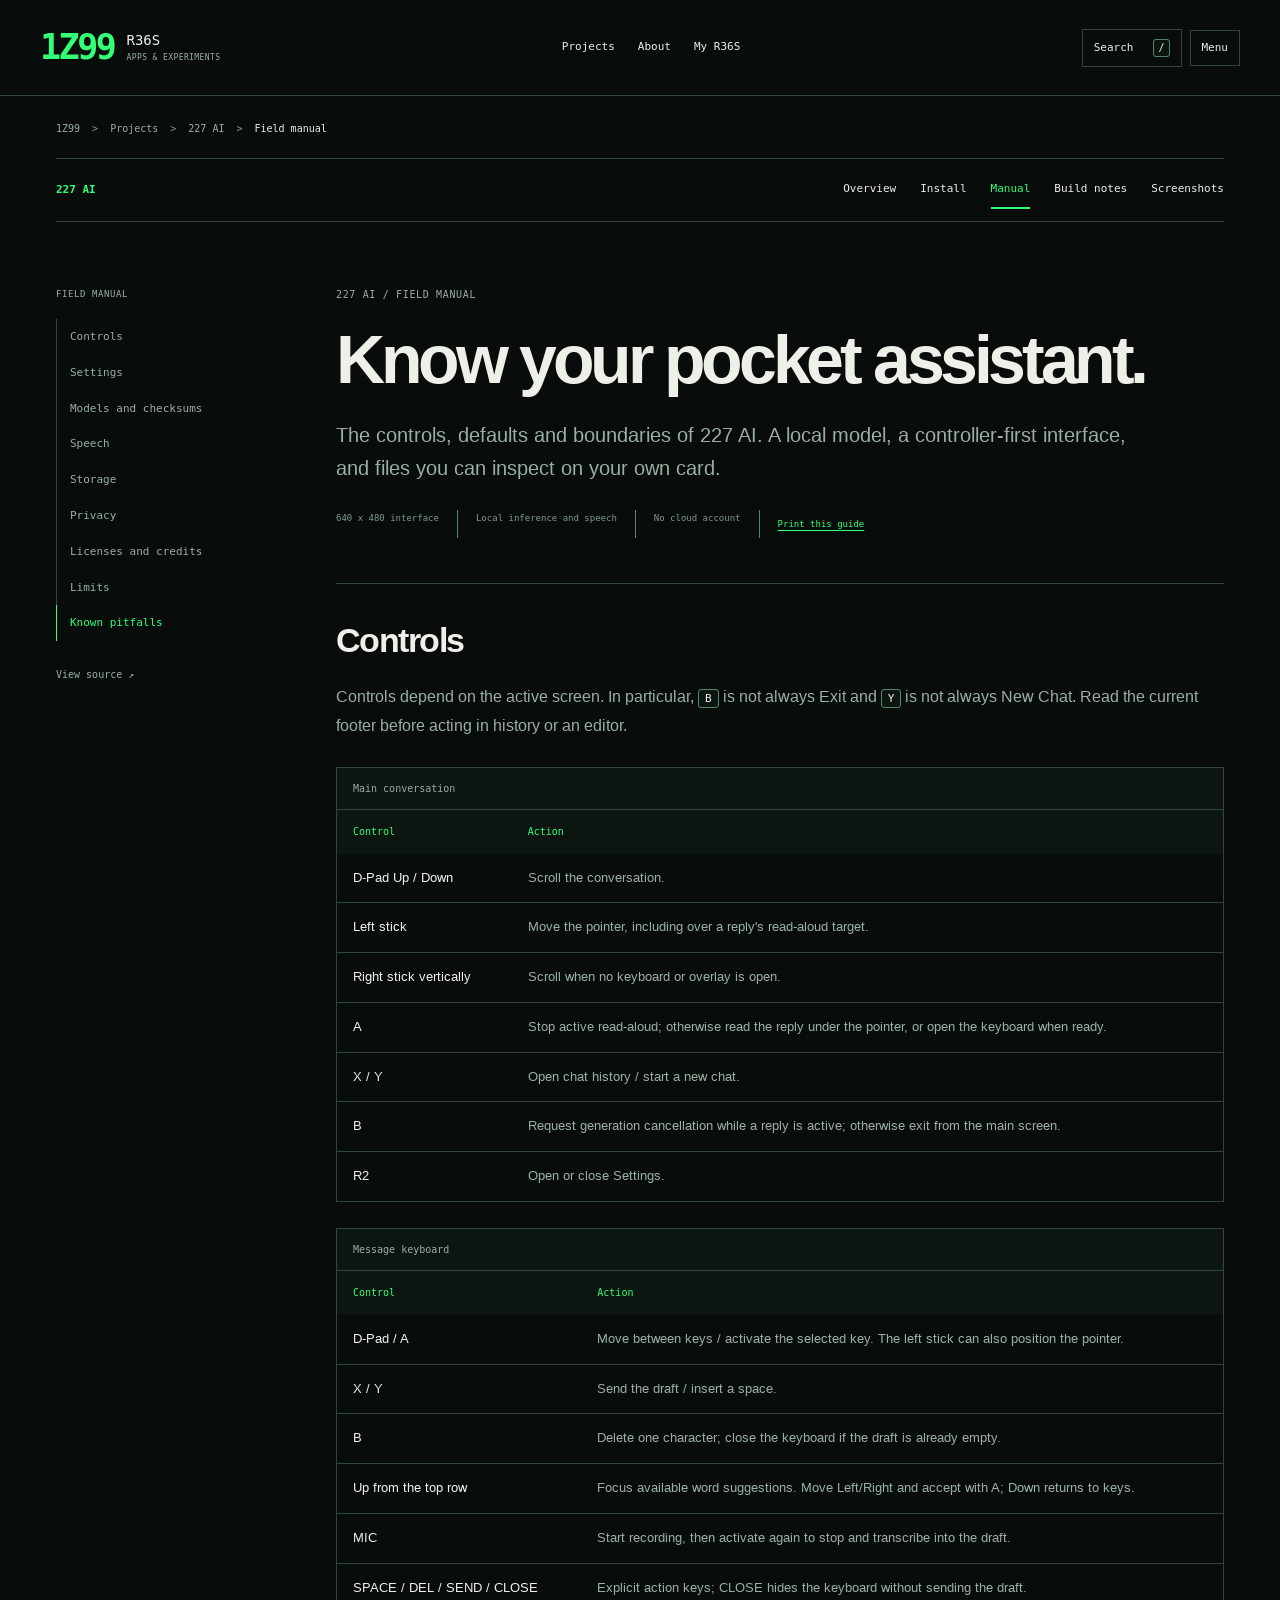
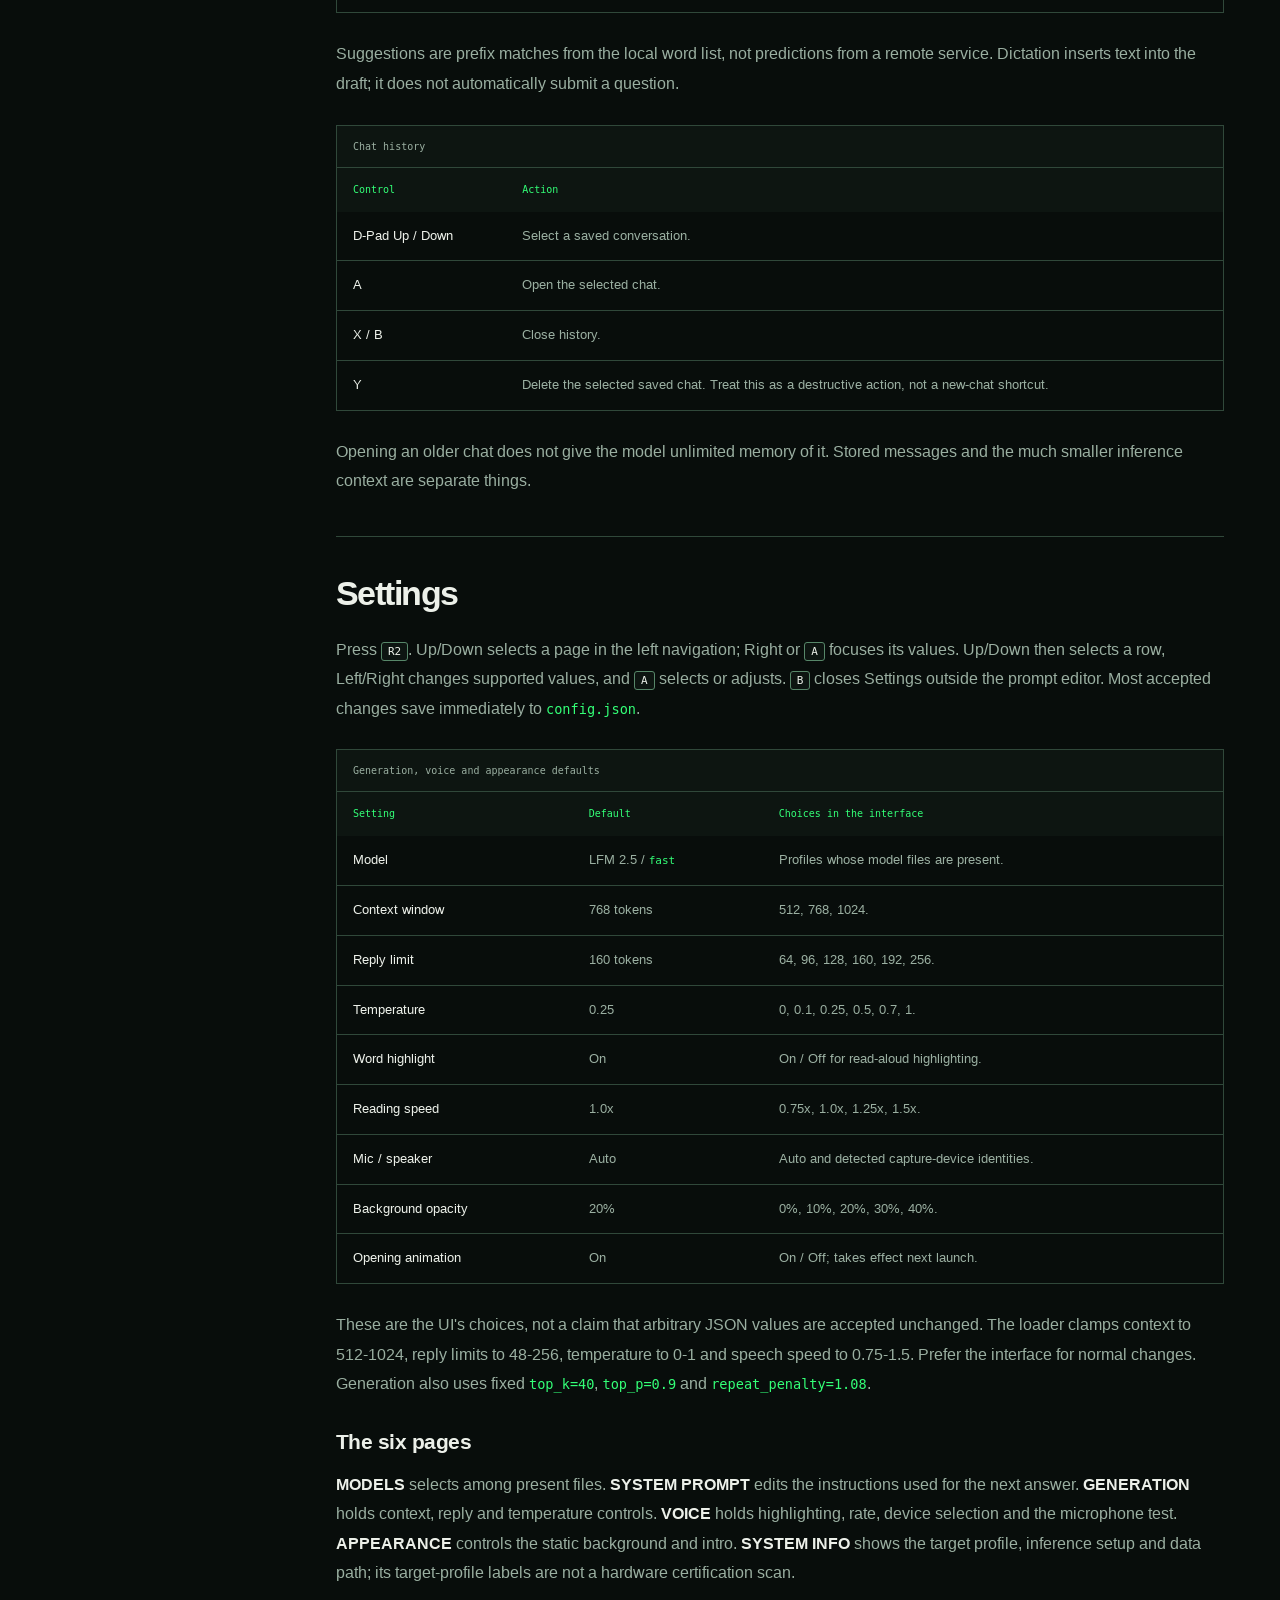
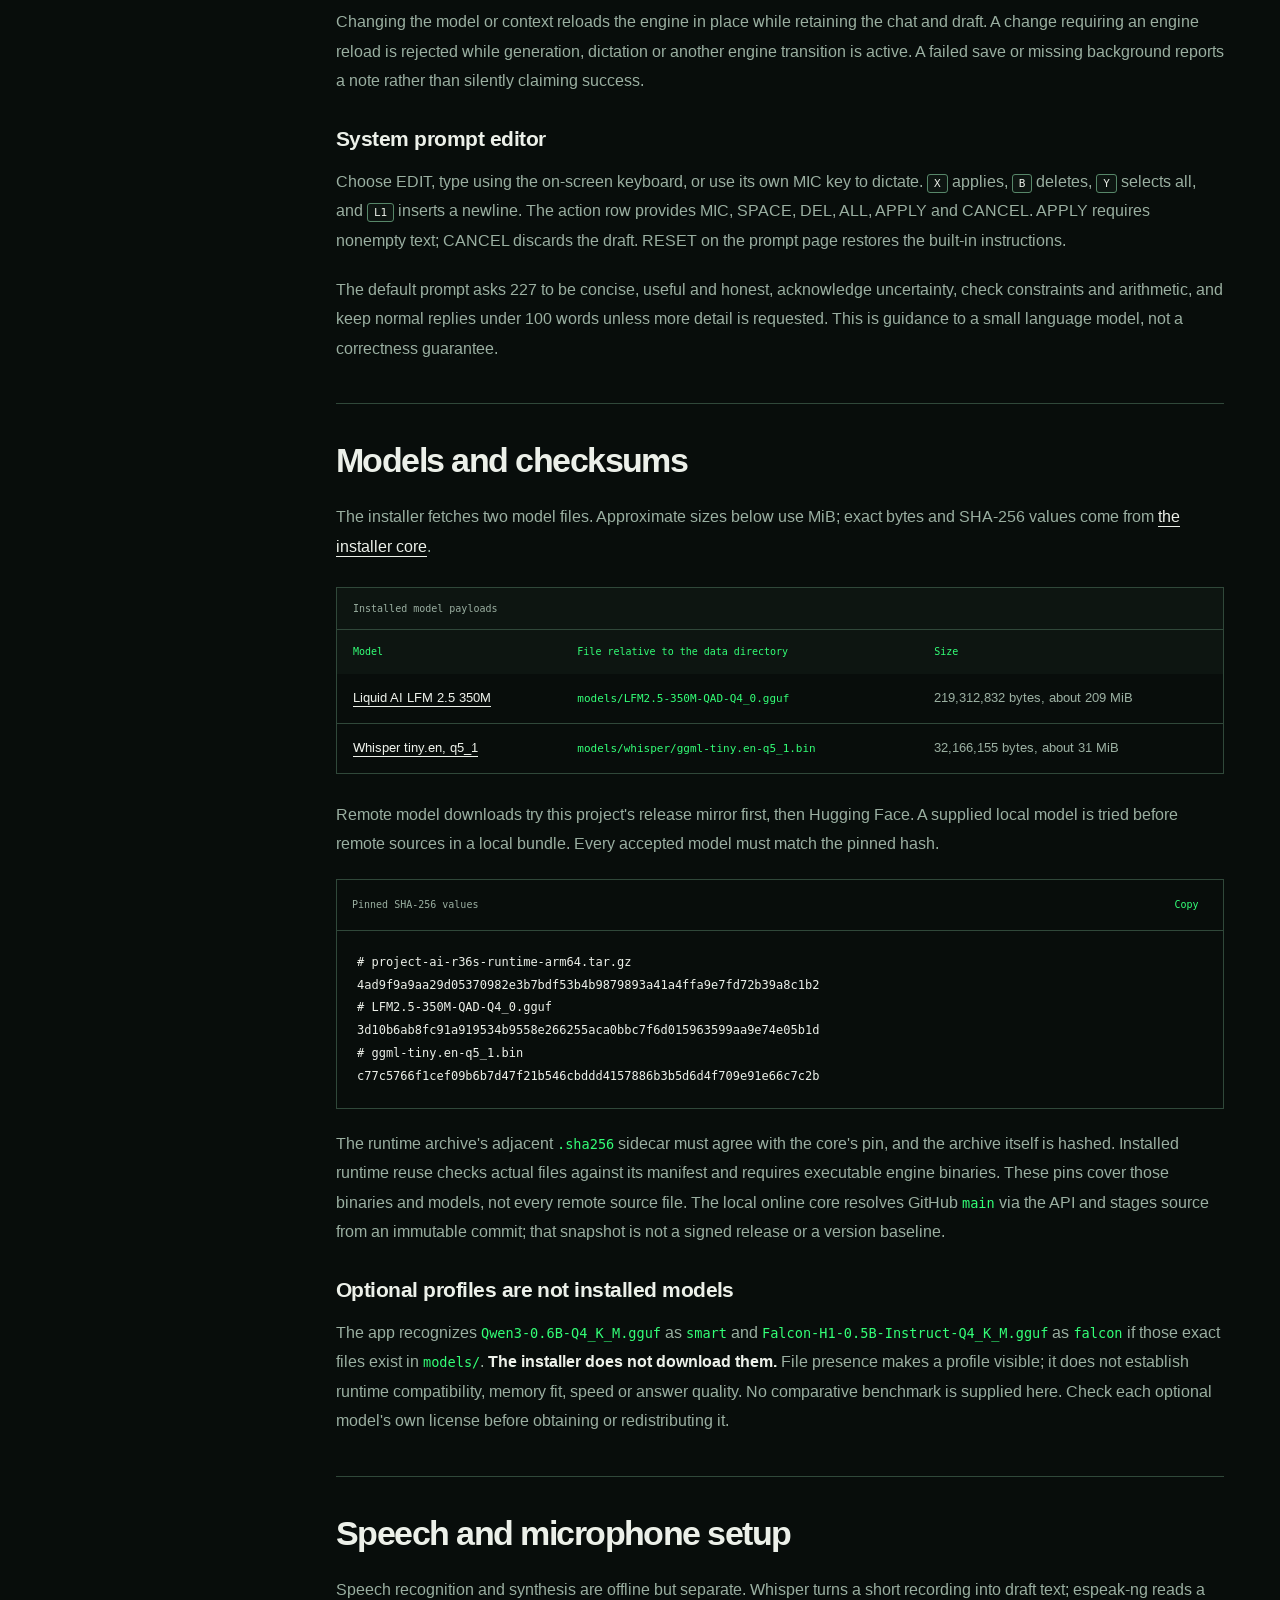
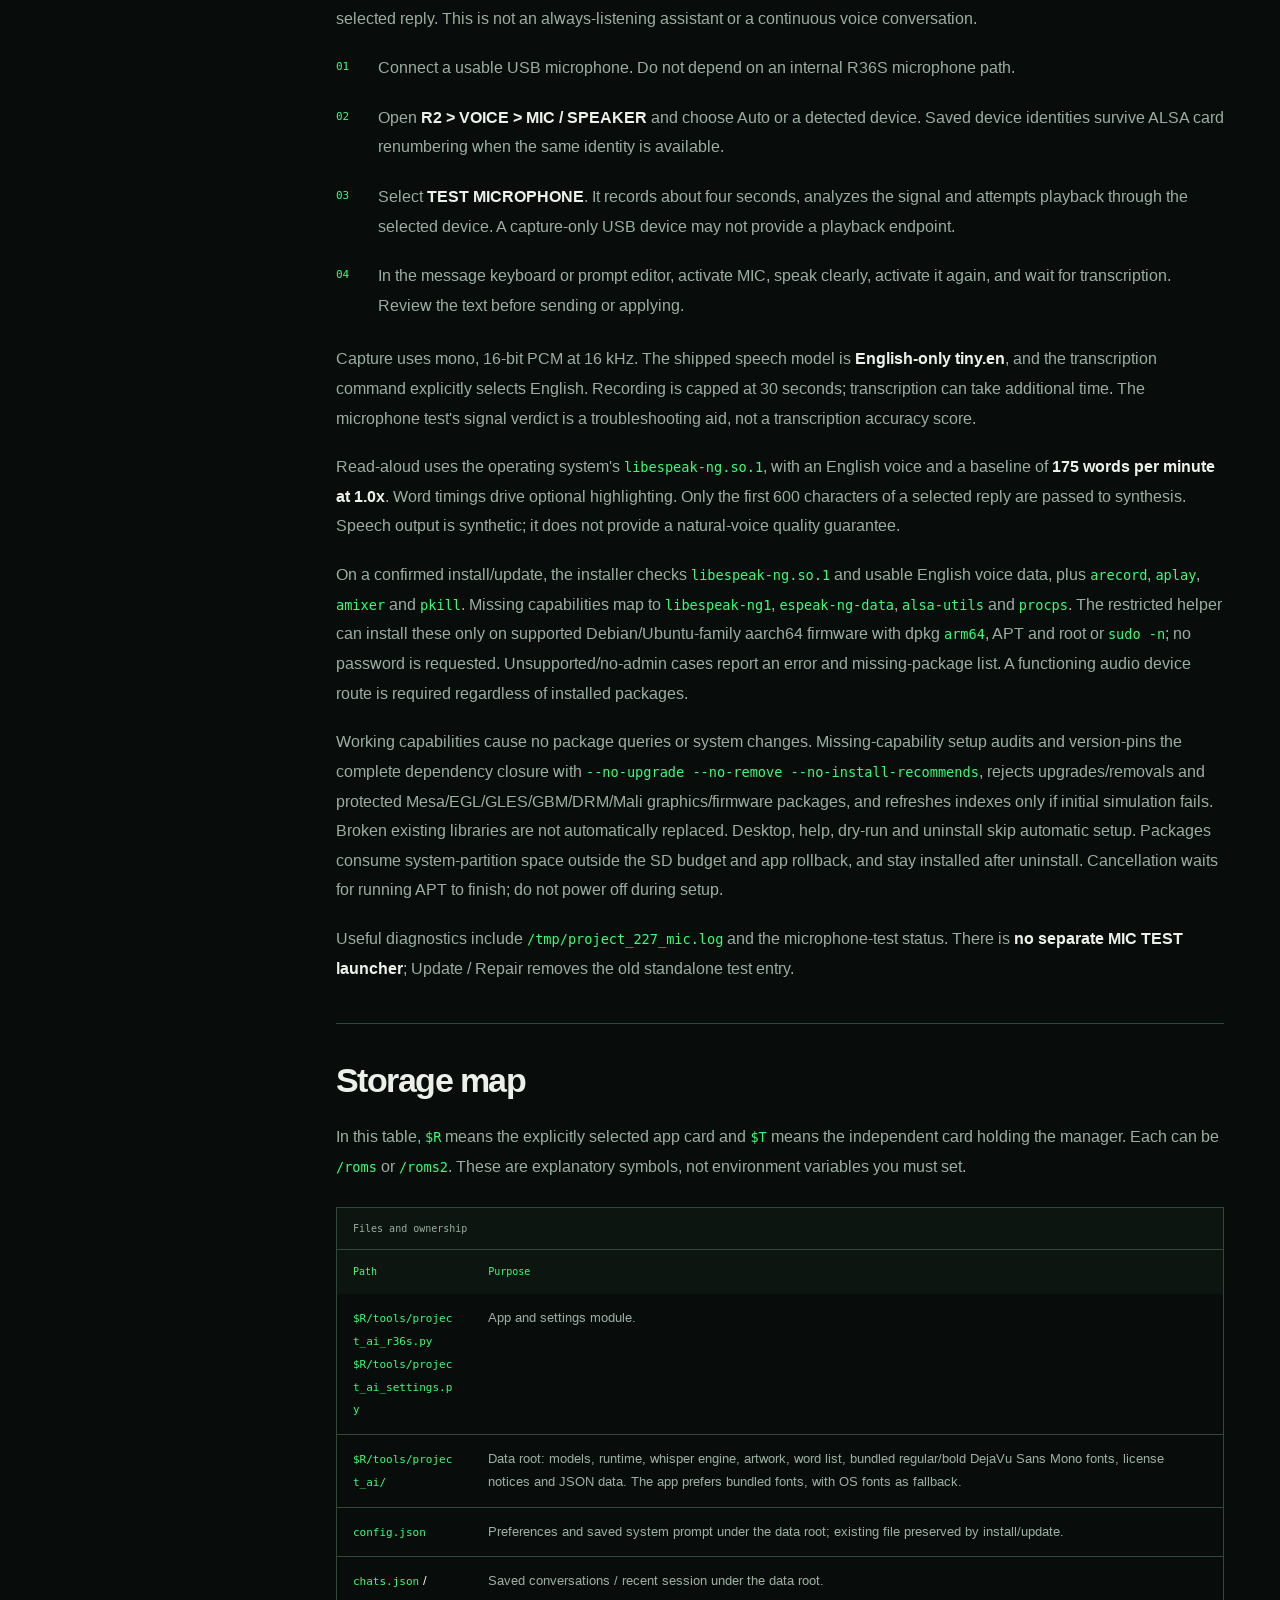
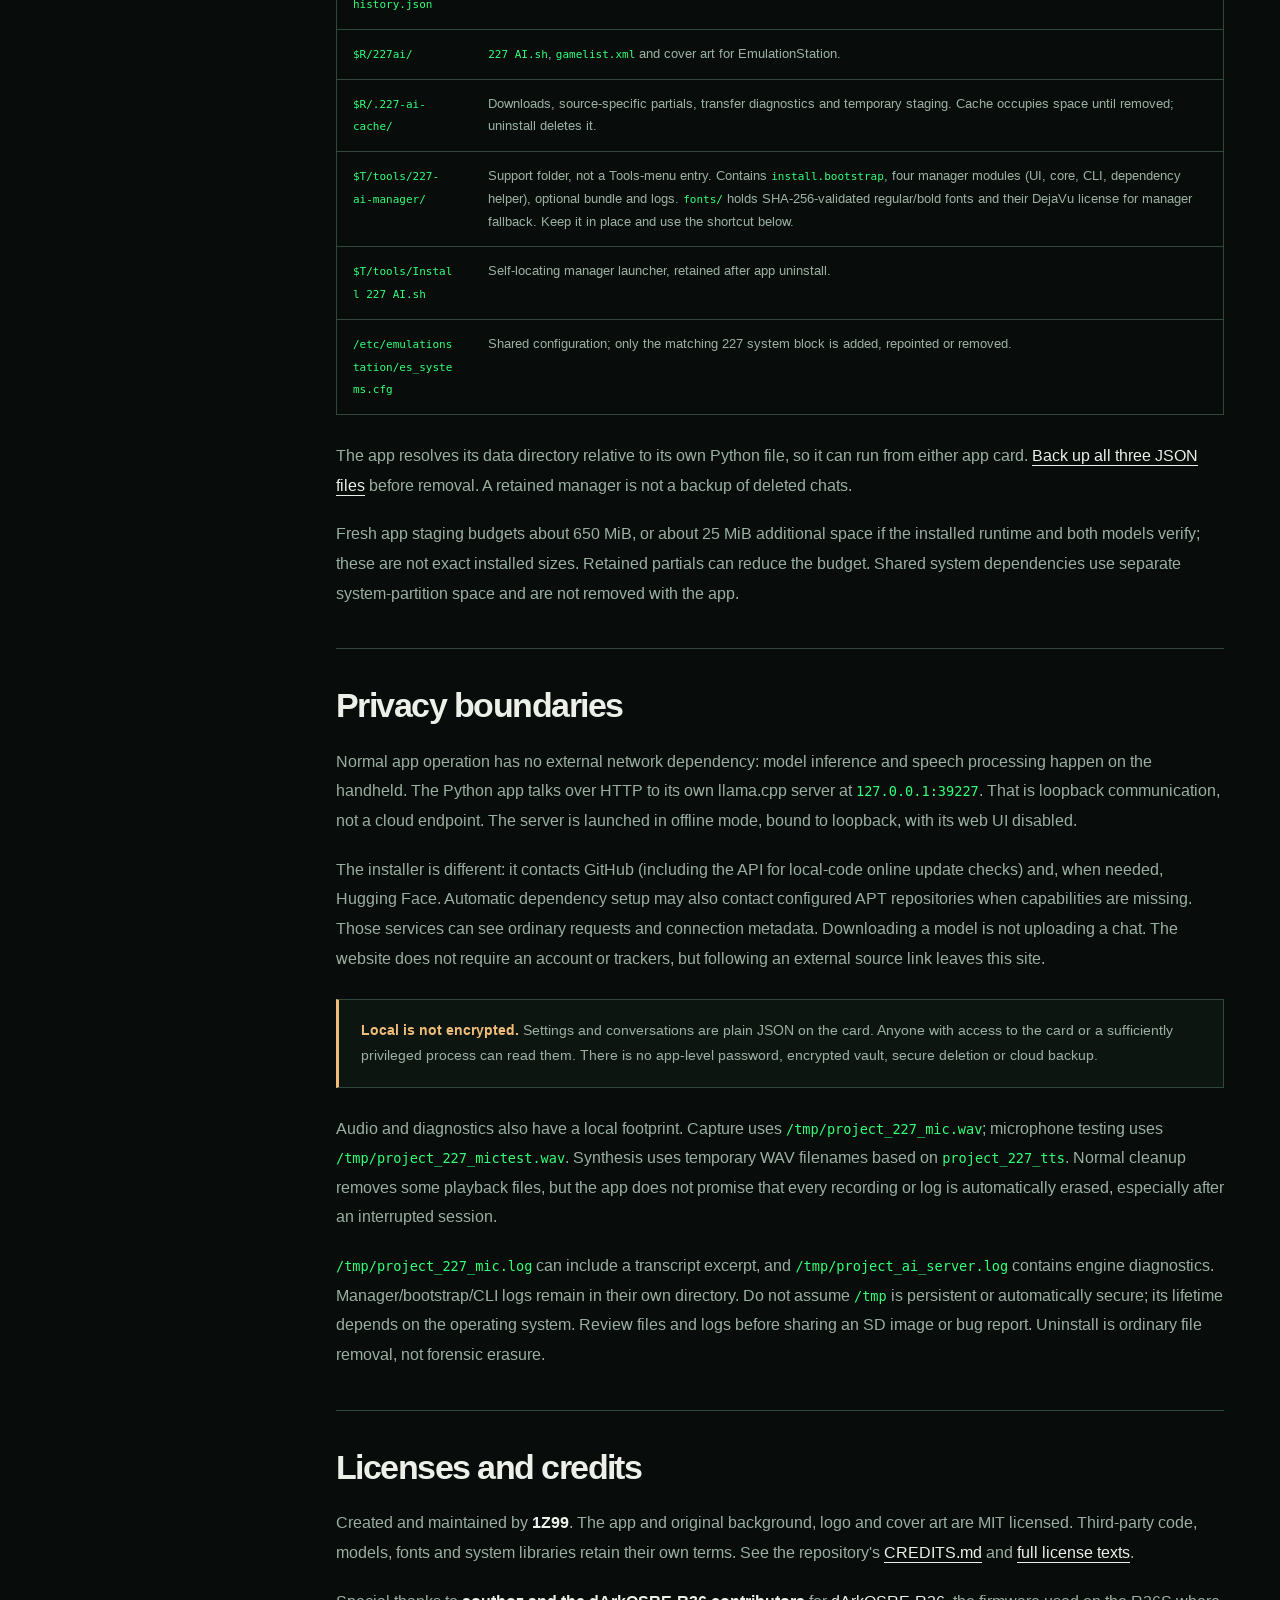
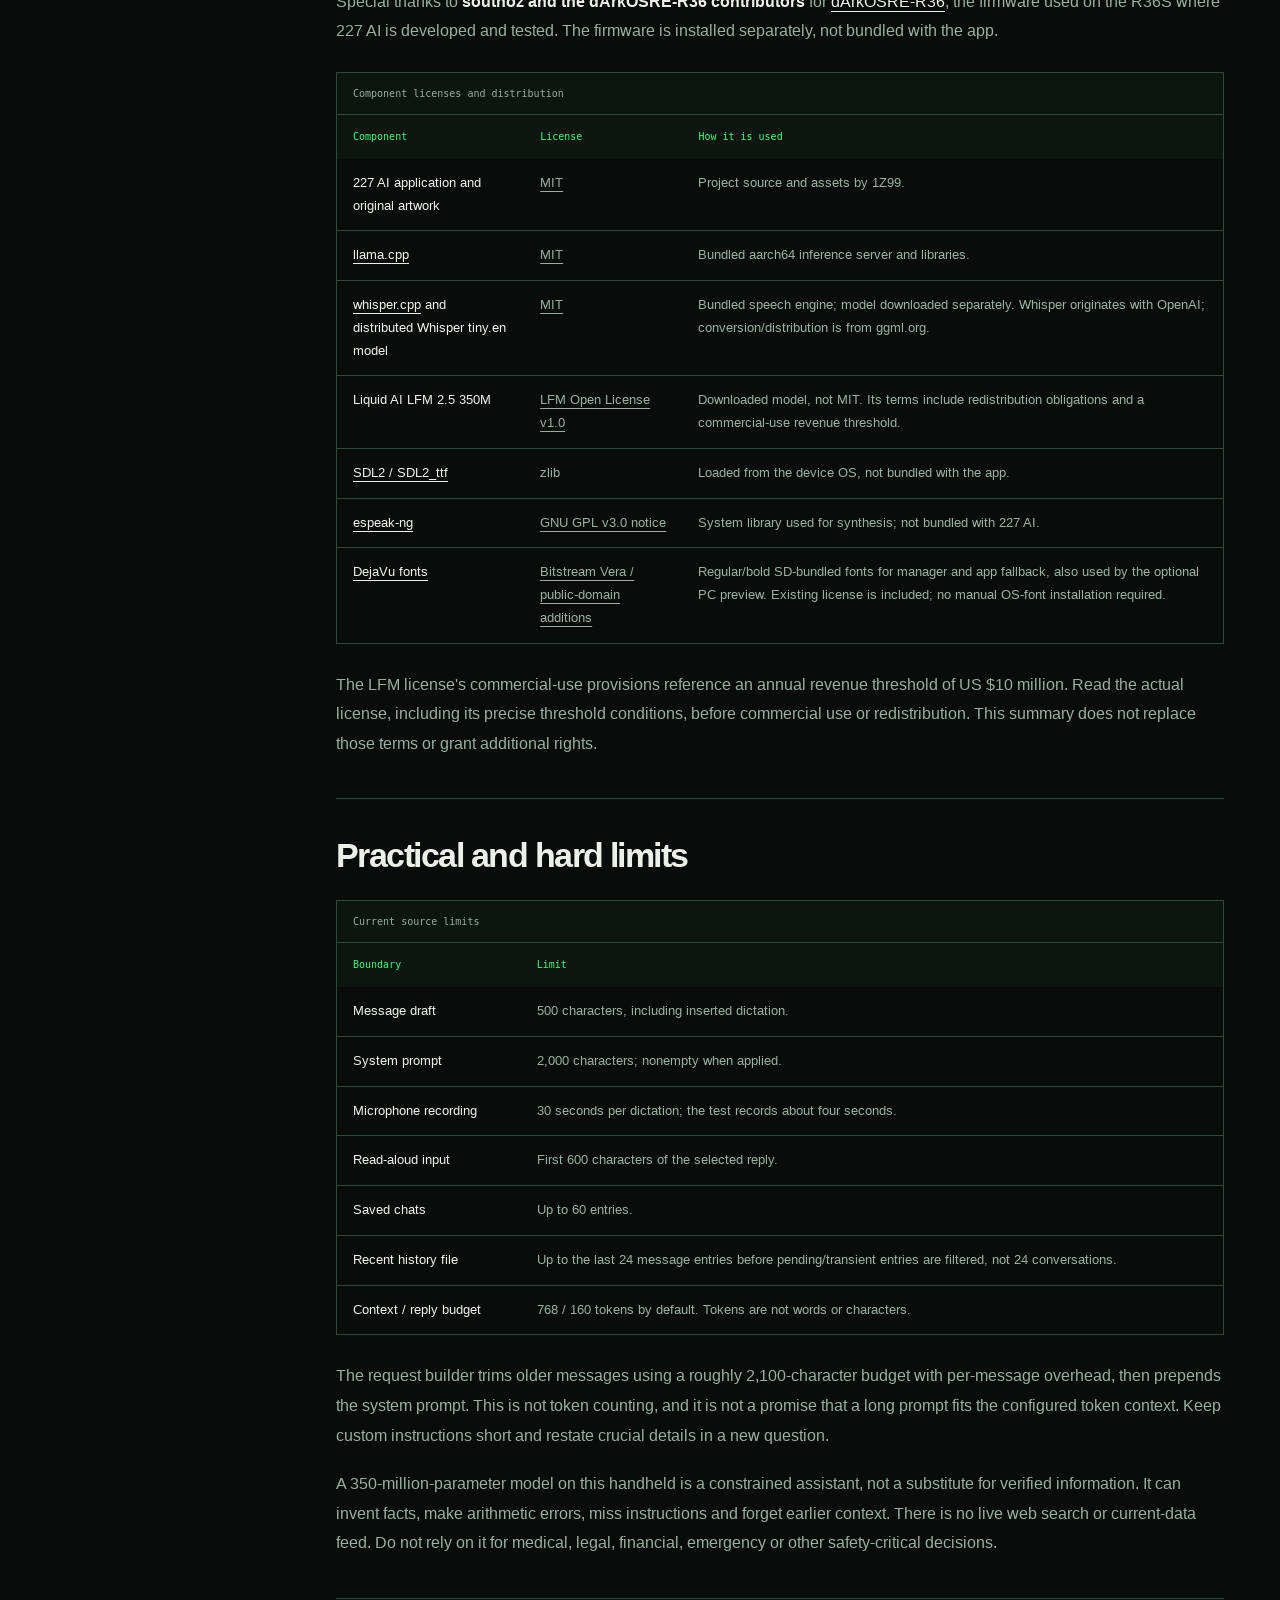
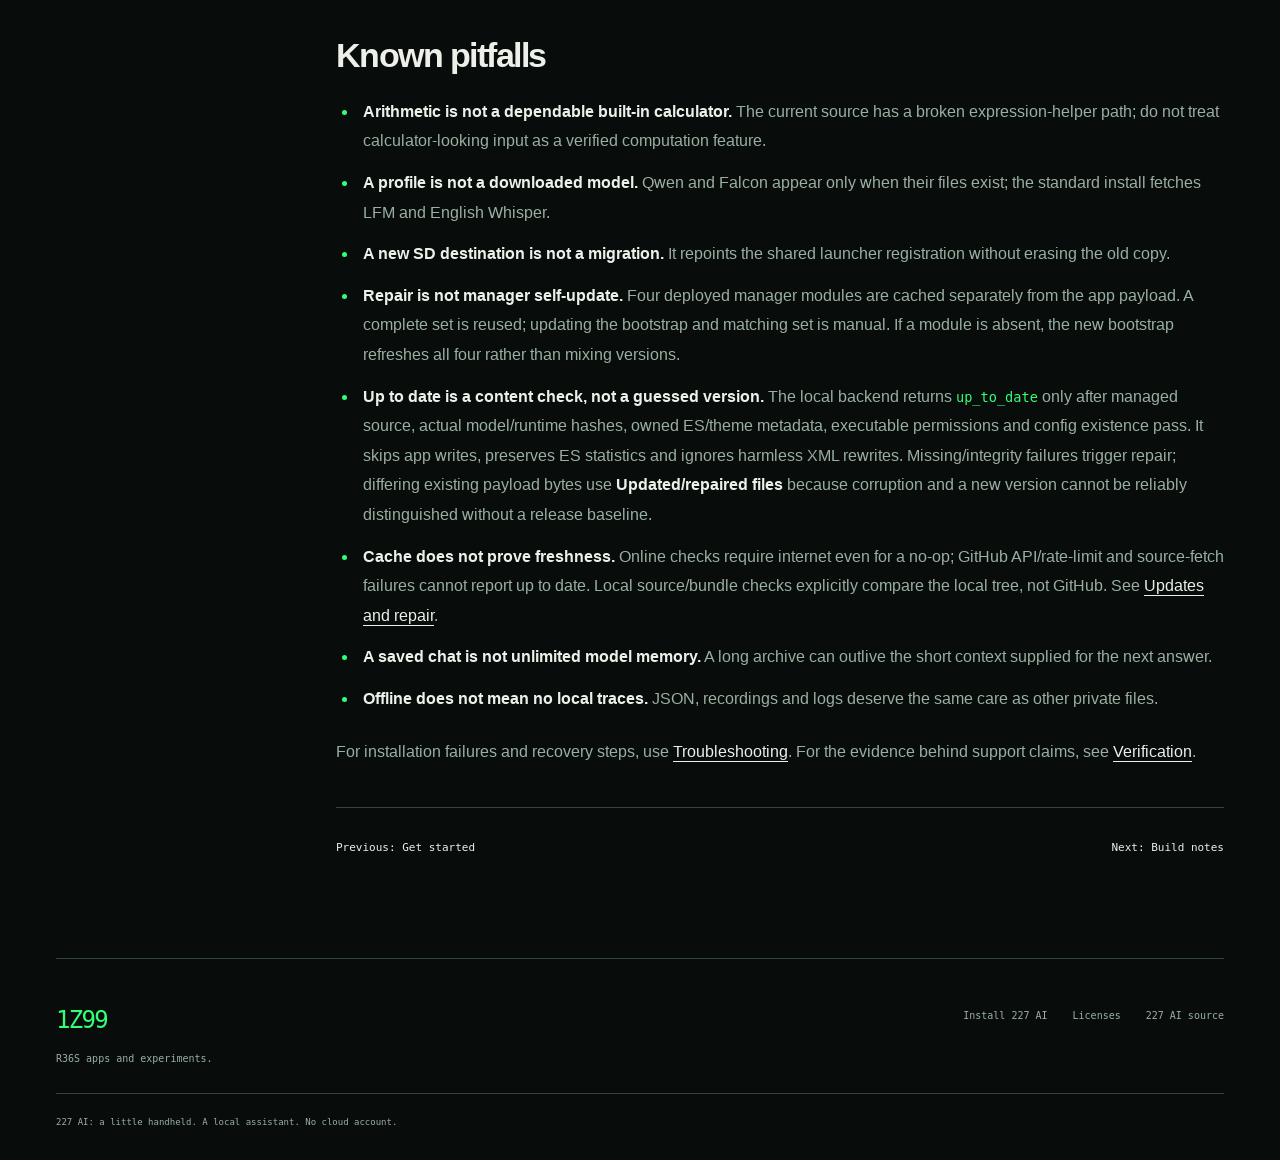
<file: docs/projects/227-ai/reference.html>
<!doctype html>
<html lang="en">
<head>
  <meta charset="utf-8">
  <meta name="viewport" content="width=device-width, initial-scale=1">
  <meta name="theme-color" content="#080d0b">
  <title>Field Manual | 227 AI | 1Z99</title>
  <meta name="description" content="227 AI controls, exact settings defaults, local models and checksums, English speech setup, storage paths, privacy boundaries and third-party licenses.">
  <link rel="icon" href="../../media/favicon.svg" type="image/svg+xml">
  <link rel="stylesheet" href="../../site.css">
  <script src="../../site.js" defer></script>
</head>
<body data-project="227-ai" data-captures="screenshots.json">
  <a class="skip-link" href="#main">Skip to content</a>
  <header class="site-header">
    <a class="brand workshop-brand" href="../../index.html" aria-label="1Z99 home"><span class="brand-number">1Z99</span><span class="brand-suffix">R36S<span>APPS &amp; EXPERIMENTS</span></span></a>
    <nav class="main-nav" id="main-nav" aria-label="Main navigation"><a href="../../index.html#projects">Projects</a><a href="../../index.html#about">About</a><a href="../../index.html#device">My R36S</a></nav>
    <div class="header-actions"><button type="button" class="search-trigger" data-search-open aria-label="Search site">Search <kbd>/</kbd></button><button type="button" class="menu-toggle" data-menu-toggle aria-controls="site-menu" aria-expanded="false">Menu</button></div>
  </header>
  <div class="project-context page-width">
    <nav class="breadcrumb" aria-label="Breadcrumb"><ol><li><a href="../../index.html">1Z99</a></li><li><a href="../../index.html#projects">Projects</a></li><li><a href="index.html">227 AI</a></li><li><span aria-current="page">Field manual</span></li></ol></nav>
    <nav class="project-nav" aria-label="227 AI navigation"><span class="project-nav-label">227 AI</span><a href="index.html">Overview</a><a href="guide.html">Install</a><a href="reference.html" aria-current="page">Manual</a><a href="development.html">Build notes</a><a href="gallery.html">Screenshots</a></nav>
  </div>
  <main id="main" class="docs-layout">
    <aside class="docs-sidebar">
      <span class="eyebrow">Field Manual</span>
      <nav aria-label="On this page"><a href="#controls">Controls</a><a href="#settings">Settings</a><a href="#models">Models and checksums</a><a href="#speech">Speech</a><a href="#storage">Storage</a><a href="#privacy">Privacy</a><a href="#licenses">Licenses and credits</a><a href="#limits">Limits</a><a href="#known-pitfalls">Known pitfalls</a></nav>
      <a class="sidebar-source" href="https://github.com/1Z99/project-ai-r36s">View source &#8599;</a>
    </aside>
    <article class="docs-article">
      <div class="doc-heading">
        <p class="eyebrow">227 AI / Field Manual</p>
        <h1>Know your pocket assistant.</h1>
        <p class="lede">The controls, defaults and boundaries of 227 AI. A local model, a controller-first interface, and files you can inspect on your own card.</p>
        <div class="doc-meta"><span>640 x 480 interface</span><span>Local inference and speech</span><span>No cloud account</span></div>
      </div>

      <section id="controls" data-search-section>
        <h2>Controls</h2>
        <p>Controls depend on the active screen. In particular, <kbd>B</kbd> is not always Exit and <kbd>Y</kbd> is not always New Chat. Read the current footer before acting in history or an editor.</p>
        <div class="table-wrap"><table><caption>Main conversation</caption><thead><tr><th scope="col">Control</th><th scope="col">Action</th></tr></thead><tbody>
          <tr><th scope="row">D-Pad Up / Down</th><td>Scroll the conversation.</td></tr>
          <tr><th scope="row">Left stick</th><td>Move the pointer, including over a reply's read-aloud target.</td></tr>
          <tr><th scope="row">Right stick vertically</th><td>Scroll when no keyboard or overlay is open.</td></tr>
          <tr><th scope="row">A</th><td>Stop active read-aloud; otherwise read the reply under the pointer, or open the keyboard when ready.</td></tr>
          <tr><th scope="row">X / Y</th><td>Open chat history / start a new chat.</td></tr>
          <tr><th scope="row">B</th><td>Request generation cancellation while a reply is active; otherwise exit from the main screen.</td></tr>
          <tr><th scope="row">R2</th><td>Open or close Settings.</td></tr>
        </tbody></table></div>
        <div class="table-wrap"><table><caption>Message keyboard</caption><thead><tr><th scope="col">Control</th><th scope="col">Action</th></tr></thead><tbody>
          <tr><th scope="row">D-Pad / A</th><td>Move between keys / activate the selected key. The left stick can also position the pointer.</td></tr>
          <tr><th scope="row">X / Y</th><td>Send the draft / insert a space.</td></tr>
          <tr><th scope="row">B</th><td>Delete one character; close the keyboard if the draft is already empty.</td></tr>
          <tr><th scope="row">Up from the top row</th><td>Focus available word suggestions. Move Left/Right and accept with A; Down returns to keys.</td></tr>
          <tr><th scope="row">MIC</th><td>Start recording, then activate again to stop and transcribe into the draft.</td></tr>
          <tr><th scope="row">SPACE / DEL / SEND / CLOSE</th><td>Explicit action keys; CLOSE hides the keyboard without sending the draft.</td></tr>
        </tbody></table></div>
        <p>Suggestions are prefix matches from the local word list, not predictions from a remote service. Dictation inserts text into the draft; it does not automatically submit a question.</p>
        <div class="table-wrap"><table><caption>Chat history</caption><thead><tr><th scope="col">Control</th><th scope="col">Action</th></tr></thead><tbody>
          <tr><th scope="row">D-Pad Up / Down</th><td>Select a saved conversation.</td></tr>
          <tr><th scope="row">A</th><td>Open the selected chat.</td></tr>
          <tr><th scope="row">X / B</th><td>Close history.</td></tr>
          <tr><th scope="row">Y</th><td>Delete the selected saved chat. Treat this as a destructive action, not a new-chat shortcut.</td></tr>
        </tbody></table></div>
        <p>Opening an older chat does not give the model unlimited memory of it. Stored messages and the much smaller inference context are separate things.</p>
      </section>

      <section id="settings" data-search-section>
        <h2>Settings</h2>
        <p>Press <kbd>R2</kbd>. Up/Down selects a page in the left navigation; Right or <kbd>A</kbd> focuses its values. Up/Down then selects a row, Left/Right changes supported values, and <kbd>A</kbd> selects or adjusts. <kbd>B</kbd> closes Settings outside the prompt editor. Most accepted changes save immediately to <code>config.json</code>.</p>
        <div class="table-wrap"><table><caption>Generation, voice and appearance defaults</caption><thead><tr><th scope="col">Setting</th><th scope="col">Default</th><th scope="col">Choices in the interface</th></tr></thead><tbody>
          <tr><th scope="row">Model</th><td>LFM 2.5 / <code>fast</code></td><td>Profiles whose model files are present.</td></tr>
          <tr><th scope="row">Context window</th><td>768 tokens</td><td>512, 768, 1024.</td></tr>
          <tr><th scope="row">Reply limit</th><td>160 tokens</td><td>64, 96, 128, 160, 192, 256.</td></tr>
          <tr><th scope="row">Temperature</th><td>0.25</td><td>0, 0.1, 0.25, 0.5, 0.7, 1.</td></tr>
          <tr><th scope="row">Word highlight</th><td>On</td><td>On / Off for read-aloud highlighting.</td></tr>
          <tr><th scope="row">Reading speed</th><td>1.0x</td><td>0.75x, 1.0x, 1.25x, 1.5x.</td></tr>
          <tr><th scope="row">Mic / speaker</th><td>Auto</td><td>Auto and detected capture-device identities.</td></tr>
          <tr><th scope="row">Background opacity</th><td>20%</td><td>0%, 10%, 20%, 30%, 40%.</td></tr>
          <tr><th scope="row">Opening animation</th><td>On</td><td>On / Off; takes effect next launch.</td></tr>
        </tbody></table></div>
        <p>These are the UI's choices, not a claim that arbitrary JSON values are accepted unchanged. The loader clamps context to 512-1024, reply limits to 48-256, temperature to 0-1 and speech speed to 0.75-1.5. Prefer the interface for normal changes. Generation also uses fixed <code>top_k=40</code>, <code>top_p=0.9</code> and <code>repeat_penalty=1.08</code>.</p>
        <h3>The six pages</h3>
        <p><strong>MODELS</strong> selects among present files. <strong>SYSTEM PROMPT</strong> edits the instructions used for the next answer. <strong>GENERATION</strong> holds context, reply and temperature controls. <strong>VOICE</strong> holds highlighting, rate, device selection and the microphone test. <strong>APPEARANCE</strong> controls the static background and intro. <strong>SYSTEM INFO</strong> shows the target profile, inference setup and data path; its target-profile labels are not a hardware certification scan.</p>
        <p>Changing the model or context reloads the engine in place while retaining the chat and draft. A change requiring an engine reload is rejected while generation, dictation or another engine transition is active. A failed save or missing background reports a note rather than silently claiming success.</p>
        <h3>System prompt editor</h3>
        <p>Choose EDIT, type using the on-screen keyboard, or use its own MIC key to dictate. <kbd>X</kbd> applies, <kbd>B</kbd> deletes, <kbd>Y</kbd> selects all, and <kbd>L1</kbd> inserts a newline. The action row provides MIC, SPACE, DEL, ALL, APPLY and CANCEL. APPLY requires nonempty text; CANCEL discards the draft. RESET on the prompt page restores the built-in instructions.</p>
        <p>The default prompt asks 227 to be concise, useful and honest, acknowledge uncertainty, check constraints and arithmetic, and keep normal replies under 100 words unless more detail is requested. This is guidance to a small language model, not a correctness guarantee.</p>
      </section>

      <section id="models" data-search-section>
        <h2>Models and checksums</h2>
        <p>The installer fetches two model files. Approximate sizes below use MiB; exact bytes and SHA-256 values come from <a href="https://github.com/1Z99/project-ai-r36s/blob/main/installer/installer_core.py">the installer core</a>.</p>
        <div class="table-wrap"><table><caption>Installed model payloads</caption><thead><tr><th scope="col">Model</th><th scope="col">File relative to the data directory</th><th scope="col">Size</th></tr></thead><tbody>
          <tr><th scope="row"><a href="https://huggingface.co/LiquidAI/LFM2.5-350M-GGUF">Liquid AI LFM 2.5 350M</a></th><td><code>models/LFM2.5-350M-QAD-Q4_0.gguf</code></td><td>219,312,832 bytes, about 209 MiB</td></tr>
          <tr><th scope="row"><a href="https://huggingface.co/ggerganov/whisper.cpp">Whisper tiny.en, q5_1</a></th><td><code>models/whisper/ggml-tiny.en-q5_1.bin</code></td><td>32,166,155 bytes, about 31 MiB</td></tr>
        </tbody></table></div>
        <p>Remote model downloads try this project's release mirror first, then Hugging Face. A supplied local model is tried before remote sources in a local bundle. Every accepted model must match the pinned hash.</p>
        <div class="code-block"><div class="code-heading"><span>Pinned SHA-256 values</span><button type="button" data-copy>Copy</button></div><pre><code># project-ai-r36s-runtime-arm64.tar.gz
4ad9f9a9aa29d05370982e3b7bdf53b4b9879893a41a4ffa9e7fd72b39a8c1b2
# LFM2.5-350M-QAD-Q4_0.gguf
3d10b6ab8fc91a919534b9558e266255aca0bbc7f6d015963599aa9e74e05b1d
# ggml-tiny.en-q5_1.bin
c77c5766f1cef09b6b7d47f21b546cbddd4157886b3b5d6d4f709e91e66c7c2b</code></pre></div>
        <p>The runtime archive's adjacent <code>.sha256</code> sidecar must agree with the core's pin, and the archive itself is hashed. Installed runtime reuse checks actual files against its manifest and requires executable engine binaries. These pins cover those binaries and models, not every remote source file. The local online core resolves GitHub <code>main</code> via the API and stages source from an immutable commit; that snapshot is not a signed release or a version baseline.</p>
        <h3>Optional profiles are not installed models</h3>
        <p>The app recognizes <code>Qwen3-0.6B-Q4_K_M.gguf</code> as <code>smart</code> and <code>Falcon-H1-0.5B-Instruct-Q4_K_M.gguf</code> as <code>falcon</code> if those exact files exist in <code>models/</code>. <strong>The installer does not download them.</strong> File presence makes a profile visible; it does not establish runtime compatibility, memory fit, speed or answer quality. No comparative benchmark is supplied here. Check each optional model's own license before obtaining or redistributing it.</p>
      </section>

      <section id="speech" data-search-section>
        <h2>Speech and microphone setup</h2>
        <p>Speech recognition and synthesis are offline but separate. Whisper turns a short recording into draft text; espeak-ng reads a selected reply. This is not an always-listening assistant or a continuous voice conversation.</p>
        <ol class="steps">
          <li>Connect a usable USB microphone. Do not depend on an internal R36S microphone path.</li>
          <li>Open <strong>R2 &gt; VOICE &gt; MIC / SPEAKER</strong> and choose Auto or a detected device. Saved device identities survive ALSA card renumbering when the same identity is available.</li>
          <li>Select <strong>TEST MICROPHONE</strong>. It records about four seconds, analyzes the signal and attempts playback through the selected device. A capture-only USB device may not provide a playback endpoint.</li>
          <li>In the message keyboard or prompt editor, activate MIC, speak clearly, activate it again, and wait for transcription. Review the text before sending or applying.</li>
        </ol>
        <p>Capture uses mono, 16-bit PCM at 16 kHz. The shipped speech model is <strong>English-only tiny.en</strong>, and the transcription command explicitly selects English. Recording is capped at 30 seconds; transcription can take additional time. The microphone test's signal verdict is a troubleshooting aid, not a transcription accuracy score.</p>
        <p>Read-aloud uses the operating system's <code>libespeak-ng.so.1</code>, with an English voice and a baseline of <strong>175 words per minute at 1.0x</strong>. Word timings drive optional highlighting. Only the first 600 characters of a selected reply are passed to synthesis. Speech output is synthetic; it does not provide a natural-voice quality guarantee.</p>
        <p>On a confirmed install/update, the installer checks <code>libespeak-ng.so.1</code> and usable English voice data, plus <code>arecord</code>, <code>aplay</code>, <code>amixer</code> and <code>pkill</code>. Missing capabilities map to <code>libespeak-ng1</code>, <code>espeak-ng-data</code>, <code>alsa-utils</code> and <code>procps</code>. The restricted helper can install these only on supported Debian/Ubuntu-family aarch64 firmware with dpkg <code>arm64</code>, APT and root or <code>sudo -n</code>; no password is requested. Unsupported/no-admin cases report an error and missing-package list. A functioning audio device route is required regardless of installed packages.</p>
        <p>Working capabilities cause no package queries or system changes. Missing-capability setup audits and version-pins the complete dependency closure with <code>--no-upgrade --no-remove --no-install-recommends</code>, rejects upgrades/removals and protected Mesa/EGL/GLES/GBM/DRM/Mali graphics/firmware packages, and refreshes indexes only if initial simulation fails. Broken existing libraries are not automatically replaced. Desktop, help, dry-run and uninstall skip automatic setup. Packages consume system-partition space outside the SD budget and app rollback, and stay installed after uninstall. Cancellation waits for running APT to finish; do not power off during setup.</p>
        <p>Useful diagnostics include <code>/tmp/project_227_mic.log</code> and the microphone-test status. There is <strong>no separate MIC TEST launcher</strong>; Update / Repair removes the old standalone test entry.</p>
      </section>

      <section id="storage" data-search-section>
        <h2>Storage map</h2>
        <p>In this table, <code>$R</code> means the explicitly selected app card and <code>$T</code> means the independent card holding the manager. Each can be <code>/roms</code> or <code>/roms2</code>. These are explanatory symbols, not environment variables you must set.</p>
        <div class="table-wrap"><table><caption>Files and ownership</caption><thead><tr><th scope="col">Path</th><th scope="col">Purpose</th></tr></thead><tbody>
          <tr><th scope="row"><code>$R/tools/project_ai_r36s.py</code><br><code>$R/tools/project_ai_settings.py</code></th><td>App and settings module.</td></tr>
          <tr><th scope="row"><code>$R/tools/project_ai/</code></th><td>Data root: models, runtime, whisper engine, artwork, word list, bundled regular/bold DejaVu Sans Mono fonts, license notices and JSON data. The app prefers bundled fonts, with OS fonts as fallback.</td></tr>
          <tr><th scope="row"><code>config.json</code></th><td>Preferences and saved system prompt under the data root; existing file preserved by install/update.</td></tr>
          <tr><th scope="row"><code>chats.json</code> / <code>history.json</code></th><td>Saved conversations / recent session under the data root.</td></tr>
          <tr><th scope="row"><code>$R/227ai/</code></th><td><code>227 AI.sh</code>, <code>gamelist.xml</code> and cover art for EmulationStation.</td></tr>
          <tr><th scope="row"><code>$R/.227-ai-cache/</code></th><td>Downloads, source-specific partials, transfer diagnostics and temporary staging. Cache occupies space until removed; uninstall deletes it.</td></tr>
          <tr><th scope="row"><code>$T/tools/227-ai-manager/</code></th><td>Support folder, not a Tools-menu entry. Contains <code>install.bootstrap</code>, four manager modules (UI, core, CLI, dependency helper), optional bundle and logs. <code>fonts/</code> holds SHA-256-validated regular/bold fonts and their DejaVu license for manager fallback. Keep it in place and use the shortcut below.</td></tr>
          <tr><th scope="row"><code>$T/tools/Install 227 AI.sh</code></th><td>Self-locating manager launcher, retained after app uninstall.</td></tr>
          <tr><th scope="row"><code>/etc/emulationstation/es_systems.cfg</code></th><td>Shared configuration; only the matching 227 system block is added, repointed or removed.</td></tr>
        </tbody></table></div>
        <p>The app resolves its data directory relative to its own Python file, so it can run from either app card. <a href="guide.html#backups">Back up all three JSON files</a> before removal. A retained manager is not a backup of deleted chats.</p>
        <p>Fresh app staging budgets about 650 MiB, or about 25 MiB additional space if the installed runtime and both models verify; these are not exact installed sizes. Retained partials can reduce the budget. Shared system dependencies use separate system-partition space and are not removed with the app.</p>
      </section>

      <section id="privacy" data-search-section>
        <h2>Privacy boundaries</h2>
        <p>Normal app operation has no external network dependency: model inference and speech processing happen on the handheld. The Python app talks over HTTP to its own llama.cpp server at <code>127.0.0.1:39227</code>. That is loopback communication, not a cloud endpoint. The server is launched in offline mode, bound to loopback, with its web UI disabled.</p>
        <p>The installer is different: it contacts GitHub (including the API for local-code online update checks) and, when needed, Hugging Face. Automatic dependency setup may also contact configured APT repositories when capabilities are missing. Those services can see ordinary requests and connection metadata. Downloading a model is not uploading a chat. The website does not require an account or trackers, but following an external source link leaves this site.</p>
        <div class="callout warning"><p><strong>Local is not encrypted.</strong> Settings and conversations are plain JSON on the card. Anyone with access to the card or a sufficiently privileged process can read them. There is no app-level password, encrypted vault, secure deletion or cloud backup.</p></div>
        <p>Audio and diagnostics also have a local footprint. Capture uses <code>/tmp/project_227_mic.wav</code>; microphone testing uses <code>/tmp/project_227_mictest.wav</code>. Synthesis uses temporary WAV filenames based on <code>project_227_tts</code>. Normal cleanup removes some playback files, but the app does not promise that every recording or log is automatically erased, especially after an interrupted session.</p>
        <p><code>/tmp/project_227_mic.log</code> can include a transcript excerpt, and <code>/tmp/project_ai_server.log</code> contains engine diagnostics. Manager/bootstrap/CLI logs remain in their own directory. Do not assume <code>/tmp</code> is persistent or automatically secure; its lifetime depends on the operating system. Review files and logs before sharing an SD image or bug report. Uninstall is ordinary file removal, not forensic erasure.</p>
      </section>

      <section id="licenses" data-search-section>
        <h2>Licenses and credits</h2>
        <p>Created and maintained by <strong>1Z99</strong>. The app and original background, logo and cover art are MIT licensed. Third-party code, models, fonts and system libraries retain their own terms. See the repository's <a href="https://github.com/1Z99/project-ai-r36s/blob/main/CREDITS.md">CREDITS.md</a> and <a href="https://github.com/1Z99/project-ai-r36s/tree/main/licenses">full license texts</a>.</p>
        <p>Special thanks to <strong>southoz and the dArkOSRE-R36 contributors</strong> for <a href="https://github.com/southoz/dArkOSRE-R36">dArkOSRE-R36</a>, the firmware used on the R36S where 227 AI is developed and tested. The firmware is installed separately, not bundled with the app.</p>
        <div class="table-wrap"><table><caption>Component licenses and distribution</caption><thead><tr><th scope="col">Component</th><th scope="col">License</th><th scope="col">How it is used</th></tr></thead><tbody>
          <tr><th scope="row">227 AI application and original artwork</th><td><a href="https://github.com/1Z99/project-ai-r36s/blob/main/LICENSE">MIT</a></td><td>Project source and assets by 1Z99.</td></tr>
          <tr><th scope="row"><a href="https://github.com/ggml-org/llama.cpp">llama.cpp</a></th><td><a href="https://github.com/1Z99/project-ai-r36s/blob/main/licenses/llama.cpp-MIT.txt">MIT</a></td><td>Bundled aarch64 inference server and libraries.</td></tr>
          <tr><th scope="row"><a href="https://github.com/ggml-org/whisper.cpp">whisper.cpp</a> and distributed Whisper tiny.en model</th><td><a href="https://github.com/1Z99/project-ai-r36s/blob/main/licenses/whisper.cpp-MIT.txt">MIT</a></td><td>Bundled speech engine; model downloaded separately. Whisper originates with OpenAI; conversion/distribution is from ggml.org.</td></tr>
          <tr><th scope="row">Liquid AI LFM 2.5 350M</th><td><a href="https://github.com/1Z99/project-ai-r36s/blob/main/licenses/LFM2.5-Open-License.txt">LFM Open License v1.0</a></td><td>Downloaded model, not MIT. Its terms include redistribution obligations and a commercial-use revenue threshold.</td></tr>
          <tr><th scope="row"><a href="https://www.libsdl.org/">SDL2 / SDL2_ttf</a></th><td>zlib</td><td>Loaded from the device OS, not bundled with the app.</td></tr>
          <tr><th scope="row"><a href="https://github.com/espeak-ng/espeak-ng">espeak-ng</a></th><td><a href="https://github.com/1Z99/project-ai-r36s/blob/main/licenses/espeak-ng-NOTICE.txt">GNU GPL v3.0 notice</a></td><td>System library used for synthesis; not bundled with 227 AI.</td></tr>
          <tr><th scope="row"><a href="https://dejavu-fonts.github.io/">DejaVu fonts</a></th><td><a href="https://github.com/1Z99/project-ai-r36s/blob/main/licenses/DejaVu-fonts-copyright">Bitstream Vera / public-domain additions</a></td><td>Regular/bold SD-bundled fonts for manager and app fallback, also used by the optional PC preview. Existing license is included; no manual OS-font installation required.</td></tr>
        </tbody></table></div>
        <p>The LFM license's commercial-use provisions reference an annual revenue threshold of US $10 million. Read the actual license, including its precise threshold conditions, before commercial use or redistribution. This summary does not replace those terms or grant additional rights.</p>
      </section>

      <section id="limits" data-search-section>
        <h2>Practical and hard limits</h2>
        <div class="table-wrap"><table><caption>Current source limits</caption><thead><tr><th scope="col">Boundary</th><th scope="col">Limit</th></tr></thead><tbody>
          <tr><th scope="row">Message draft</th><td>500 characters, including inserted dictation.</td></tr>
          <tr><th scope="row">System prompt</th><td>2,000 characters; nonempty when applied.</td></tr>
          <tr><th scope="row">Microphone recording</th><td>30 seconds per dictation; the test records about four seconds.</td></tr>
          <tr><th scope="row">Read-aloud input</th><td>First 600 characters of the selected reply.</td></tr>
          <tr><th scope="row">Saved chats</th><td>Up to 60 entries.</td></tr>
          <tr><th scope="row">Recent history file</th><td>Up to the last 24 message entries before pending/transient entries are filtered, not 24 conversations.</td></tr>
          <tr><th scope="row">Context / reply budget</th><td>768 / 160 tokens by default. Tokens are not words or characters.</td></tr>
        </tbody></table></div>
        <p>The request builder trims older messages using a roughly 2,100-character budget with per-message overhead, then prepends the system prompt. This is not token counting, and it is not a promise that a long prompt fits the configured token context. Keep custom instructions short and restate crucial details in a new question.</p>
        <p>A 350-million-parameter model on this handheld is a constrained assistant, not a substitute for verified information. It can invent facts, make arithmetic errors, miss instructions and forget earlier context. There is no live web search or current-data feed. Do not rely on it for medical, legal, financial, emergency or other safety-critical decisions.</p>
      </section>

      <section id="known-pitfalls" data-search-section>
        <h2>Known pitfalls</h2>
        <ul>
          <li><strong>Arithmetic is not a dependable built-in calculator.</strong> The current source has a broken expression-helper path; do not treat calculator-looking input as a verified computation feature.</li>
          <li><strong>A profile is not a downloaded model.</strong> Qwen and Falcon appear only when their files exist; the standard install fetches LFM and English Whisper.</li>
          <li><strong>A new SD destination is not a migration.</strong> It repoints the shared launcher registration without erasing the old copy.</li>
          <li><strong>Repair is not manager self-update.</strong> Four deployed manager modules are cached separately from the app payload. A complete set is reused; updating the bootstrap and matching set is manual. If a module is absent, the new bootstrap refreshes all four rather than mixing versions.</li>
          <li><strong>Up to date is a content check, not a guessed version.</strong> The local backend returns <code>up_to_date</code> only after managed source, actual model/runtime hashes, owned ES/theme metadata, executable permissions and config existence pass. It skips app writes, preserves ES statistics and ignores harmless XML rewrites. Missing/integrity failures trigger repair; differing existing payload bytes use <strong>Updated/repaired files</strong> because corruption and a new version cannot be reliably distinguished without a release baseline.</li>
          <li><strong>Cache does not prove freshness.</strong> Online checks require internet even for a no-op; GitHub API/rate-limit and source-fetch failures cannot report up to date. Local source/bundle checks explicitly compare the local tree, not GitHub. See <a href="guide.html#updates">Updates and repair</a>.</li>
          <li><strong>A saved chat is not unlimited model memory.</strong> A long archive can outlive the short context supplied for the next answer.</li>
          <li><strong>Offline does not mean no local traces.</strong> JSON, recordings and logs deserve the same care as other private files.</li>
        </ul>
        <p>For installation failures and recovery steps, use <a href="guide.html#troubleshooting">Troubleshooting</a>. For the evidence behind support claims, see <a href="development.html#verification">Verification</a>.</p>
      </section>
      <nav class="doc-pagination" aria-label="Documentation pages"><a href="guide.html">Previous: Get started</a><a href="development.html">Next: Build notes</a></nav>
    </article>
  </main>
  <footer class="site-footer"><div><a class="footer-brand" href="../../index.html">1Z99</a><p>R36S apps and experiments.</p></div><nav aria-label="227 AI links"><a href="guide.html">Install 227 AI</a><a href="reference.html#licenses">Licenses</a><a href="https://github.com/1Z99/project-ai-r36s">227 AI source</a></nav><p class="footer-note">227 AI: a little handheld. A local assistant. No cloud account.</p></footer>
</body>
</html>
</file>
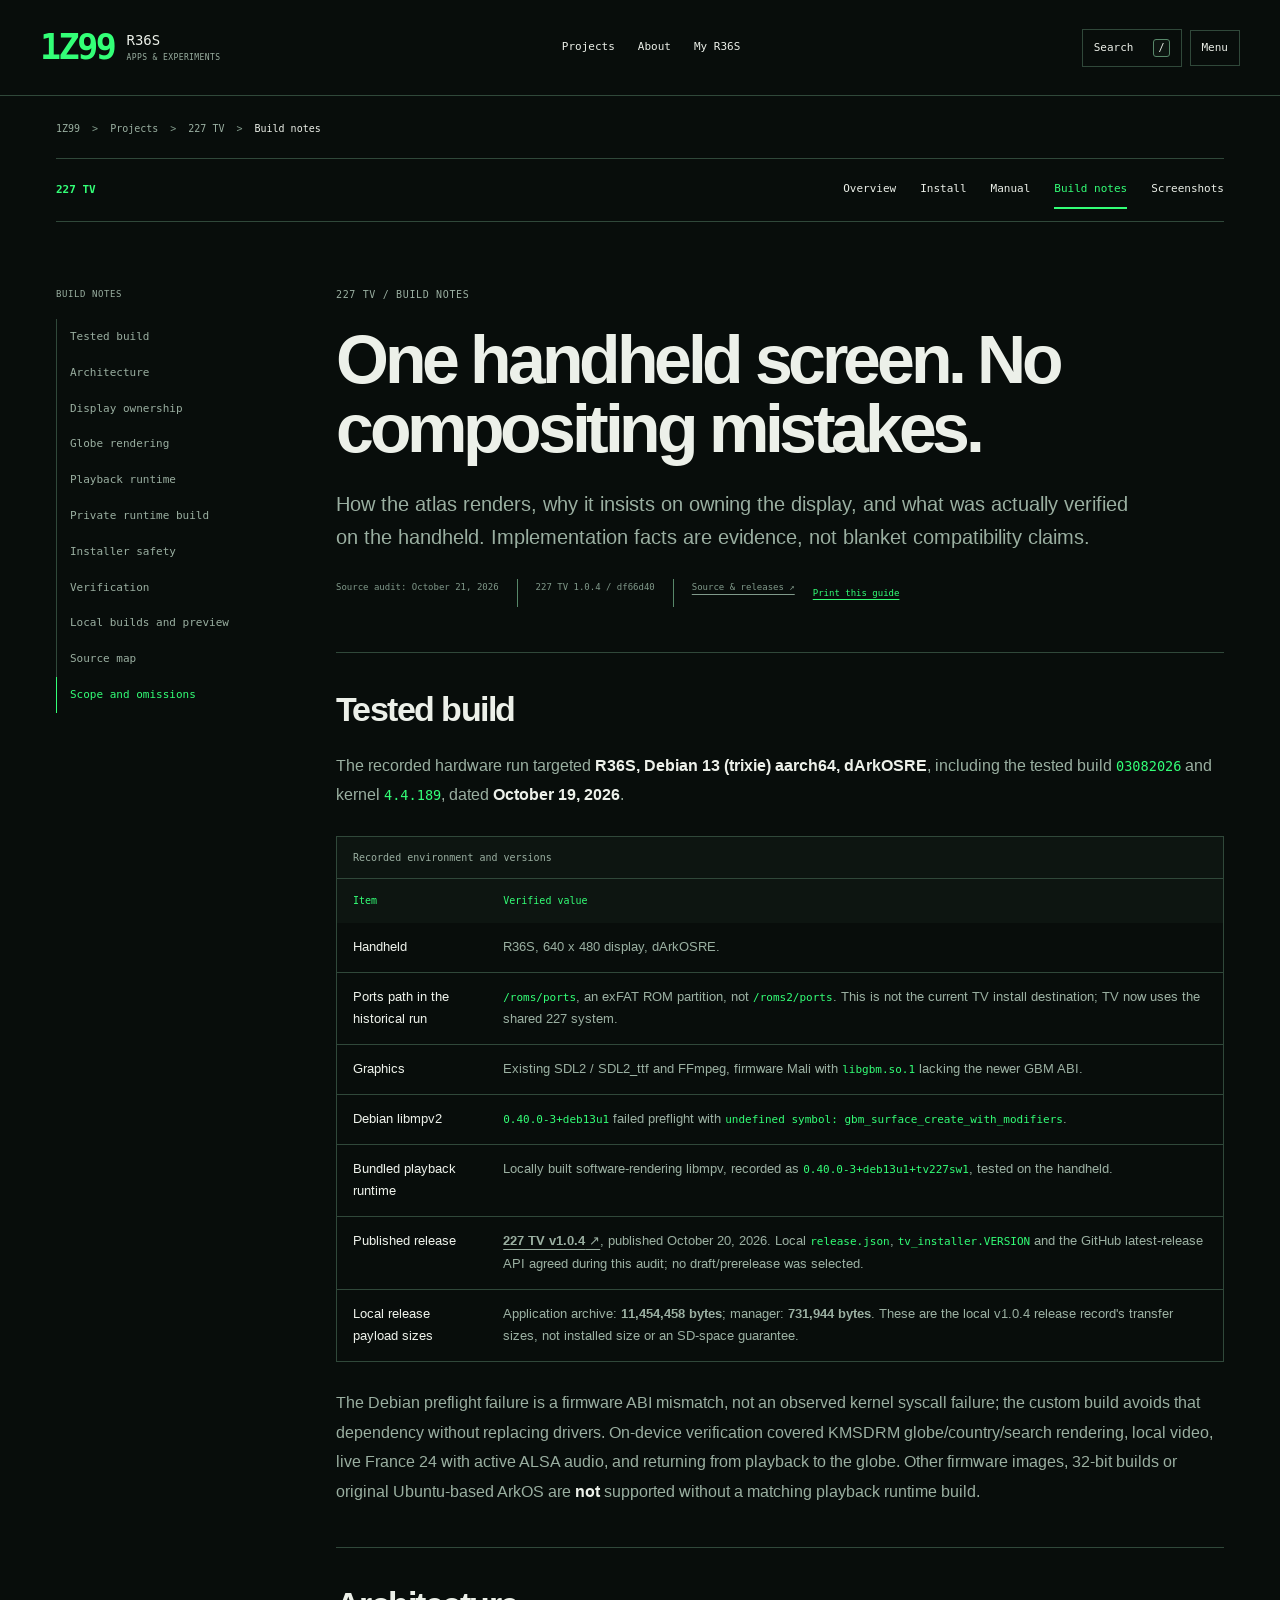
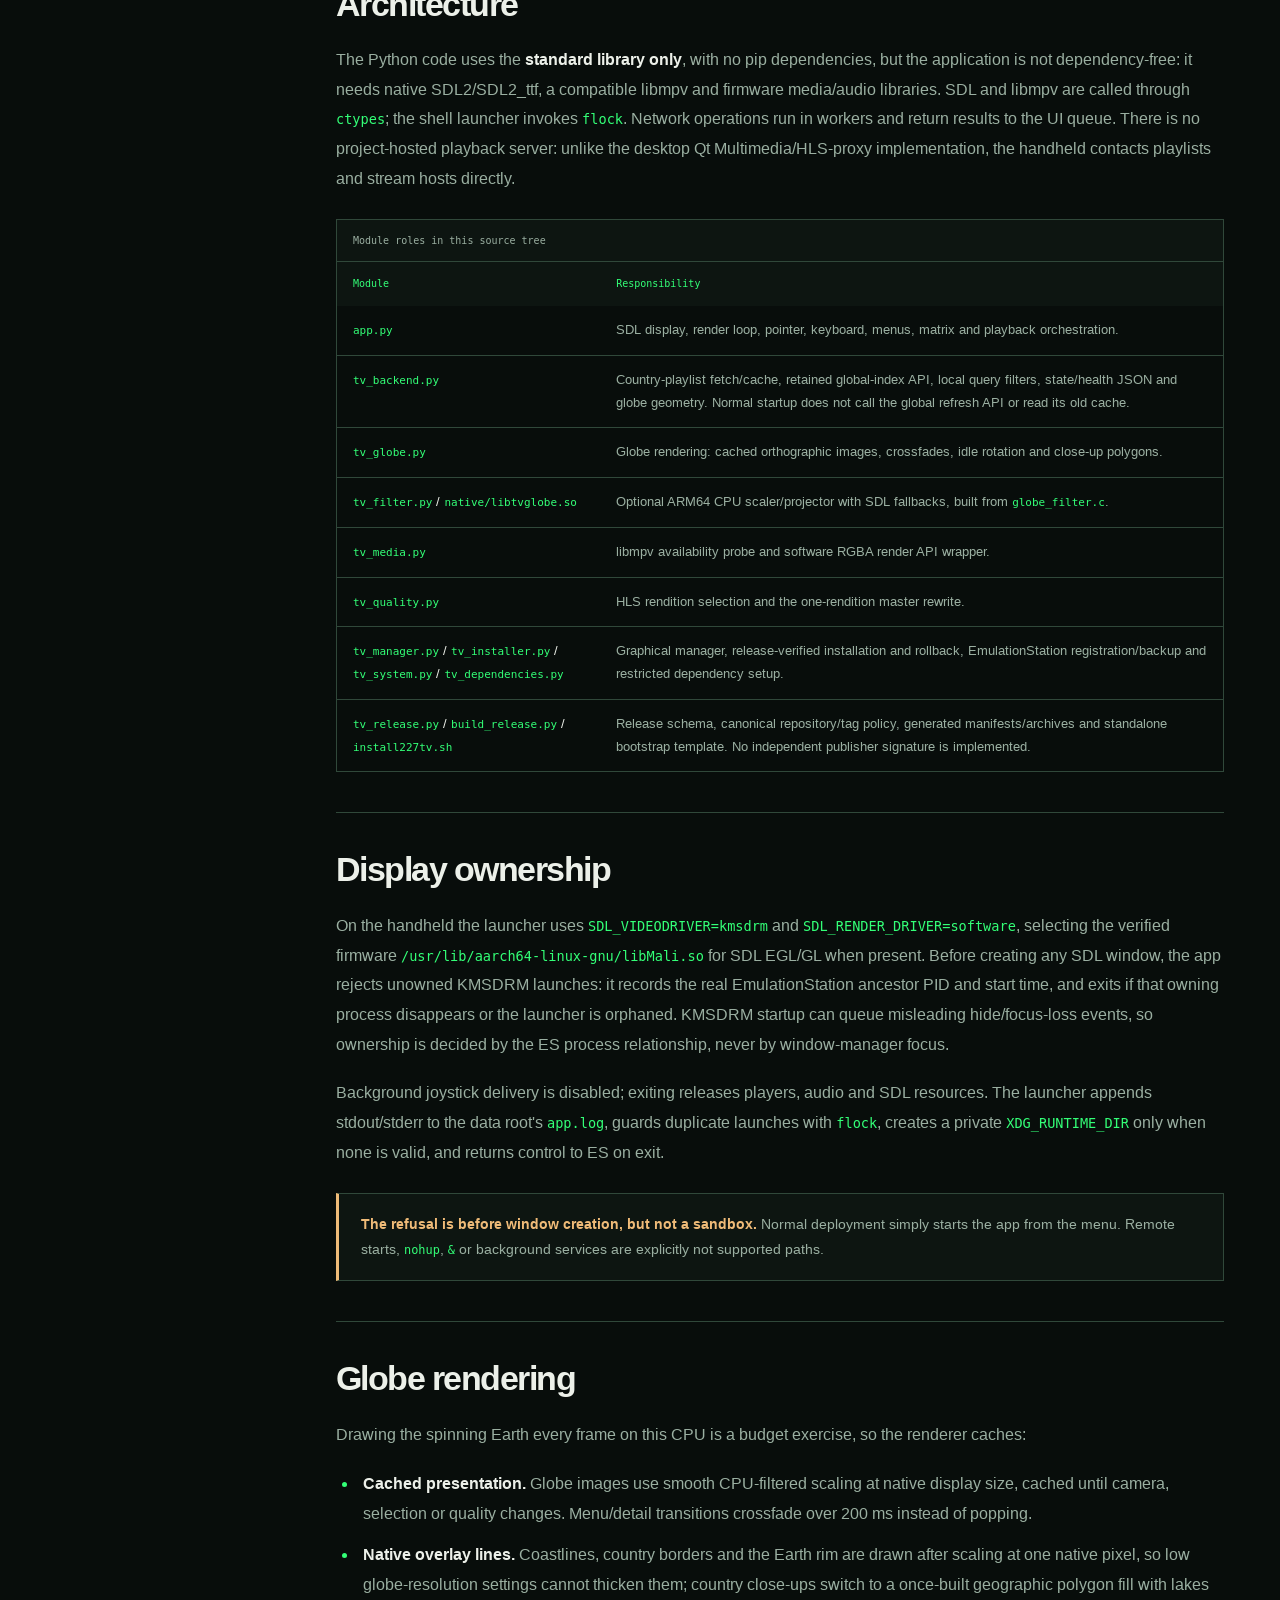
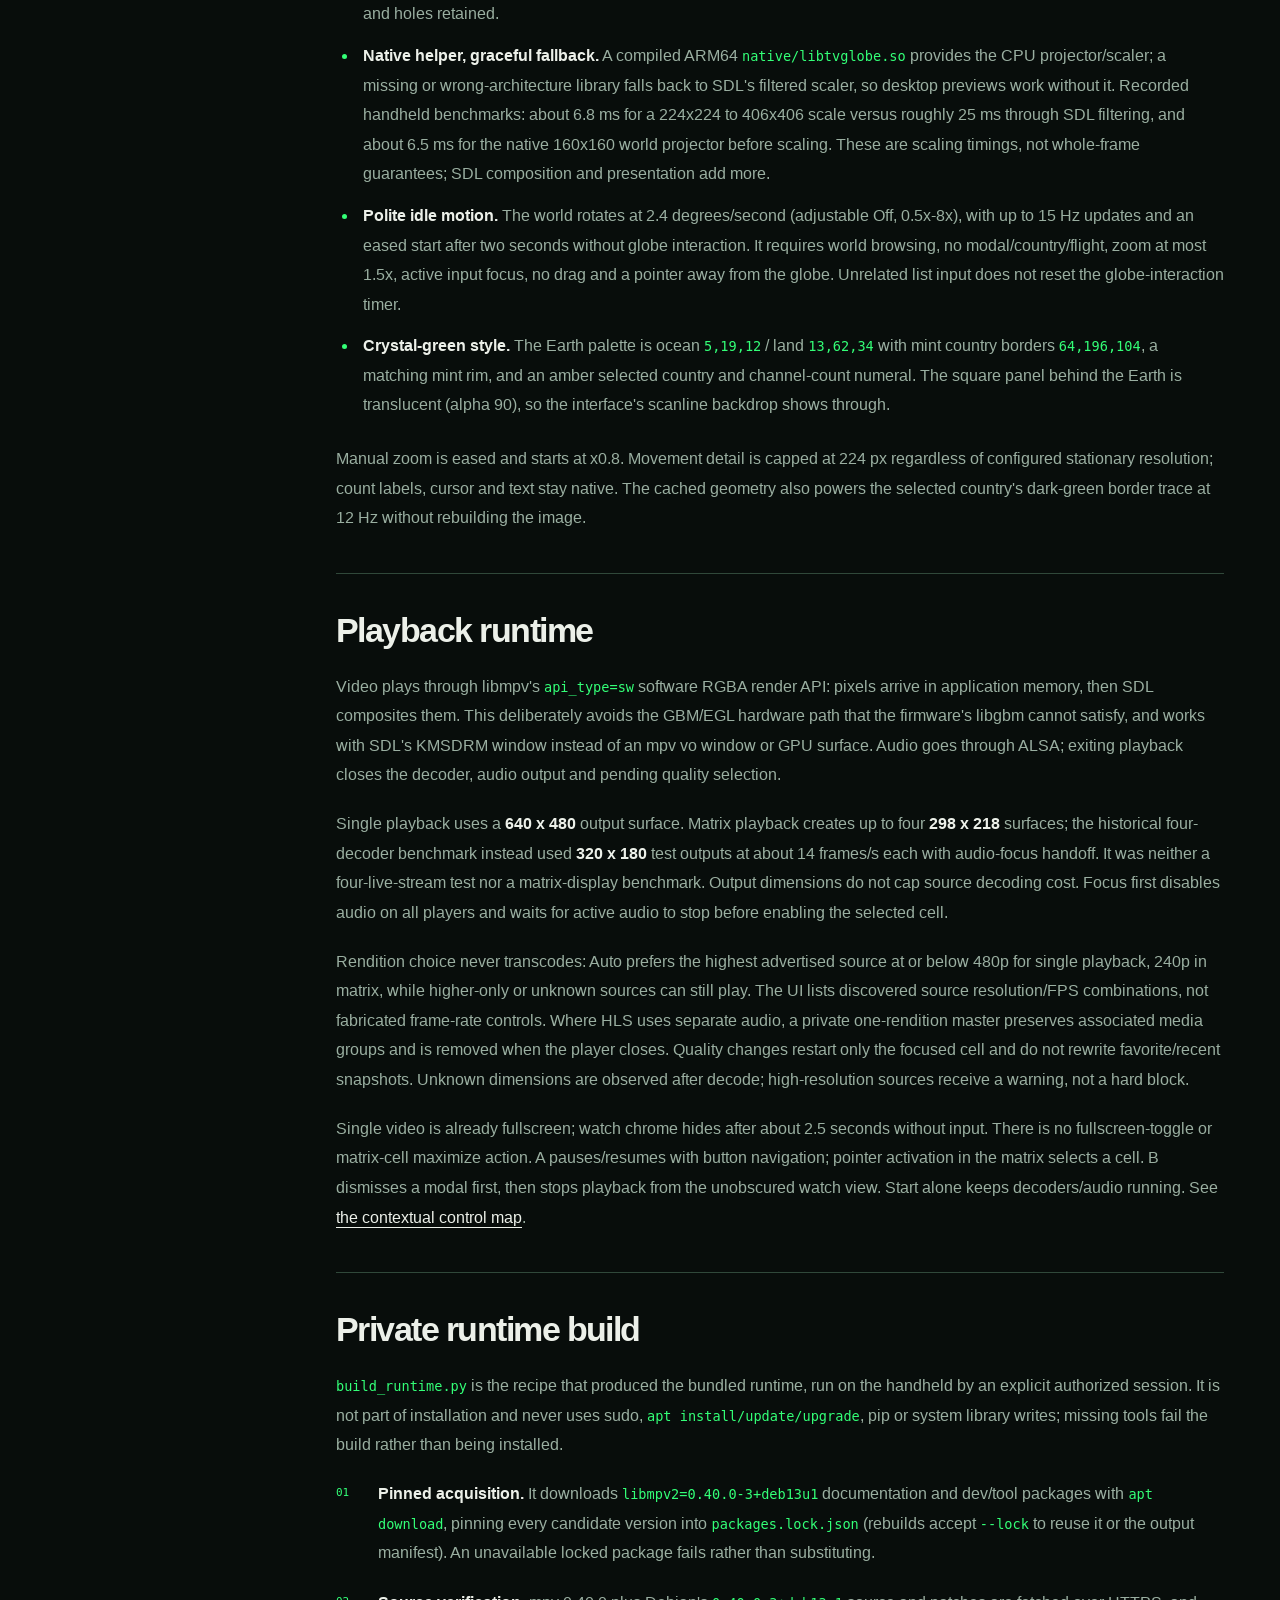
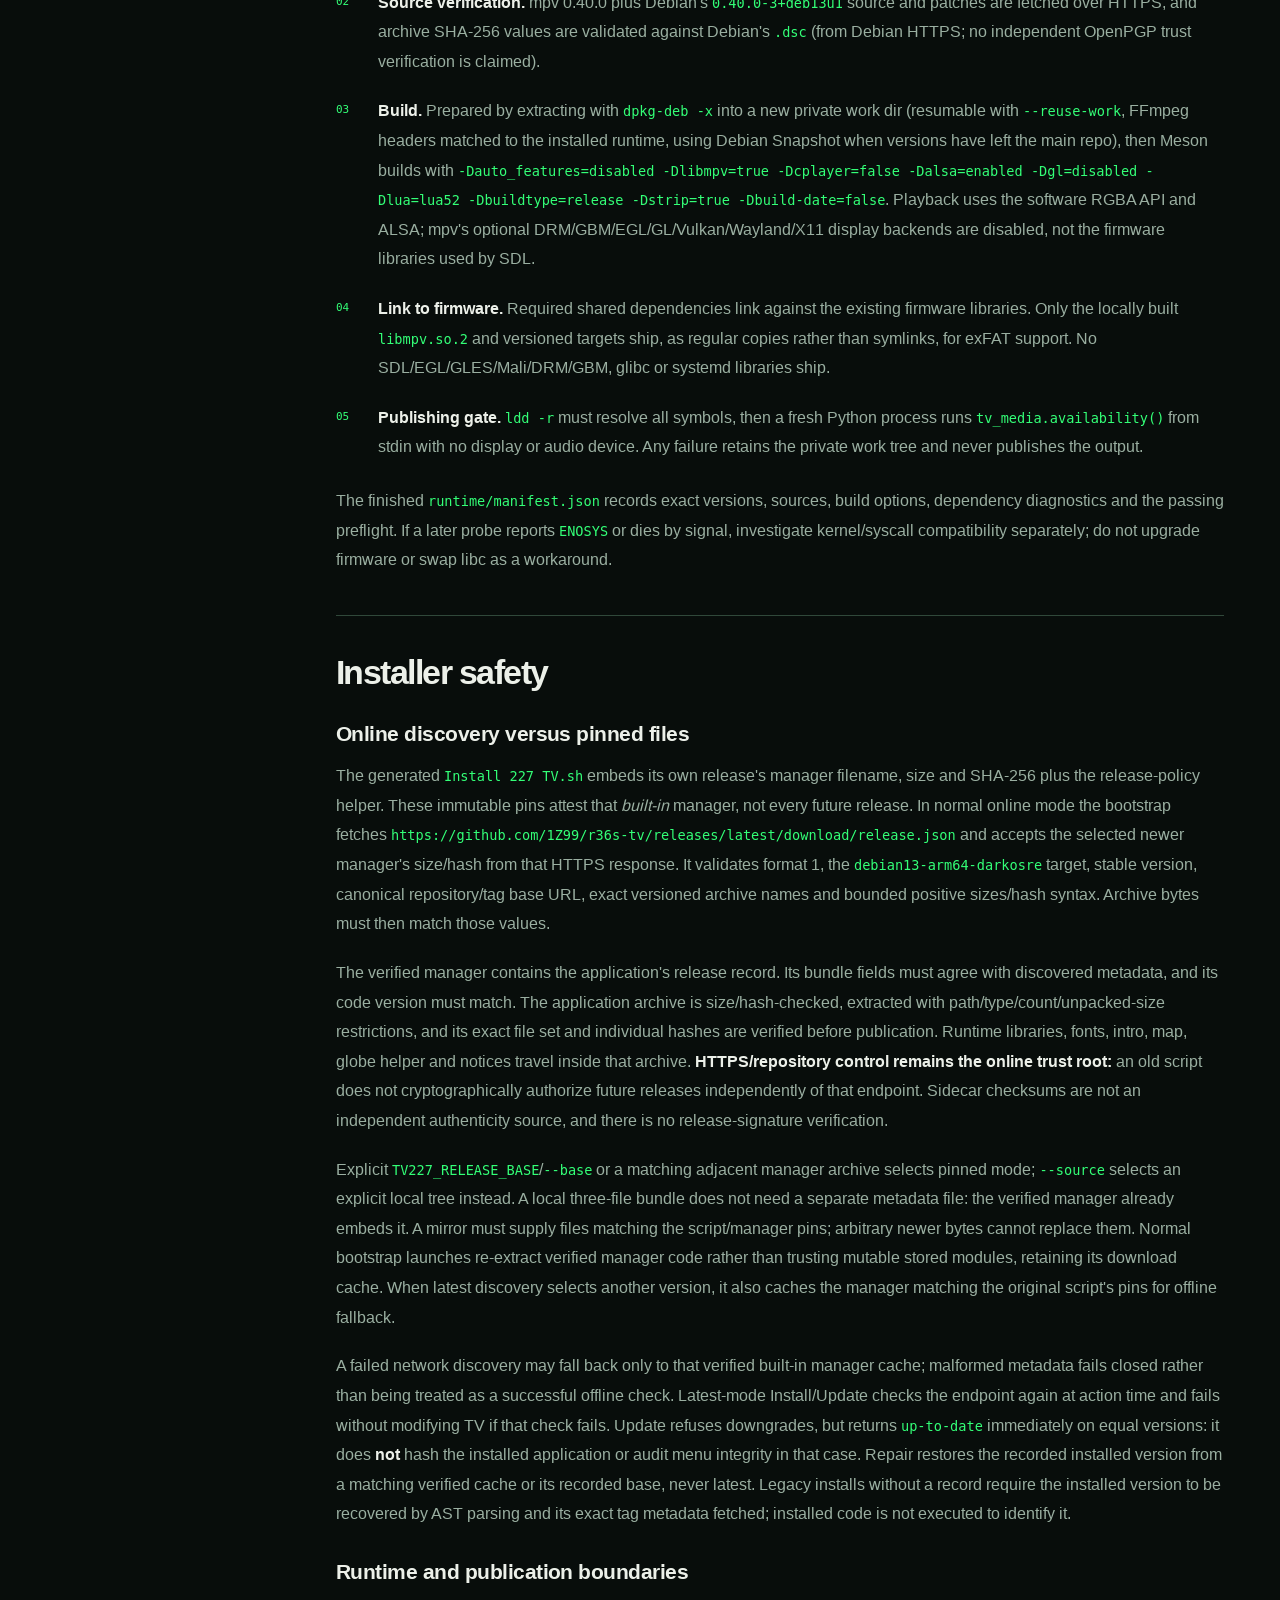
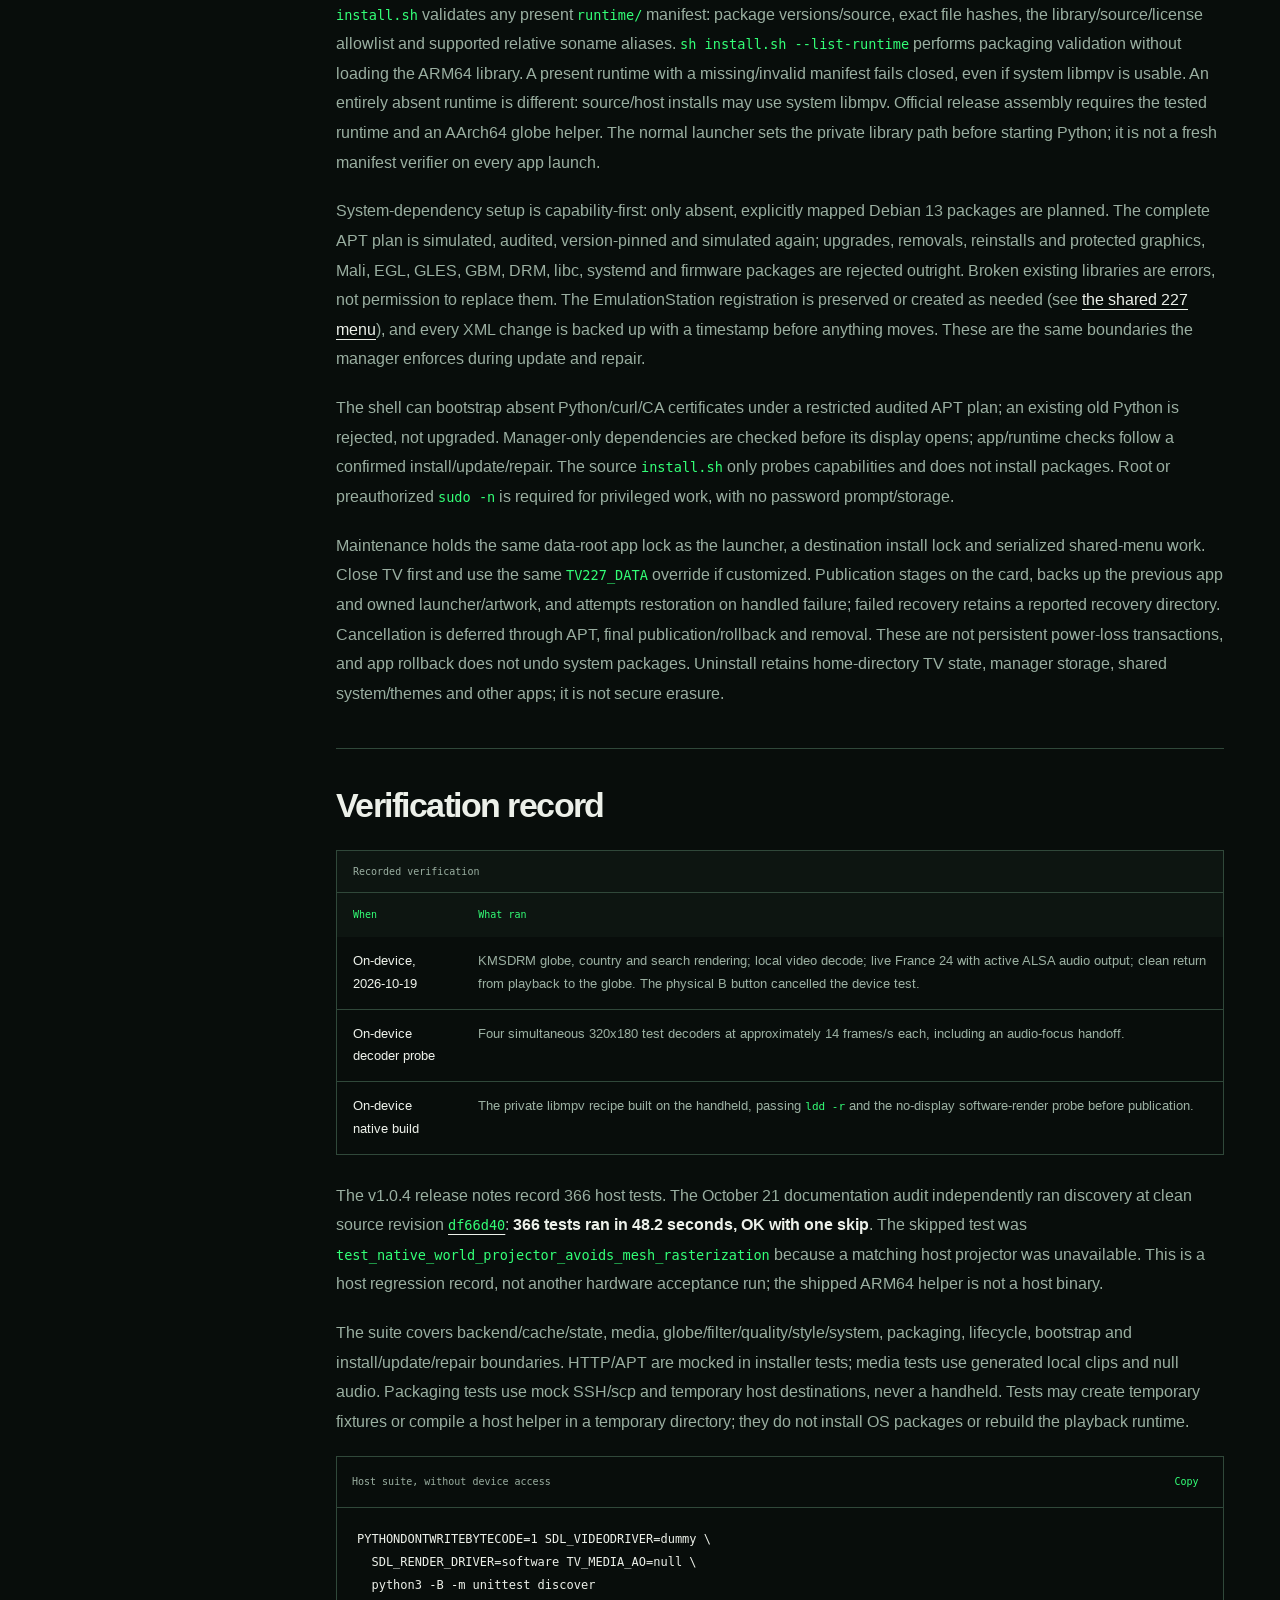
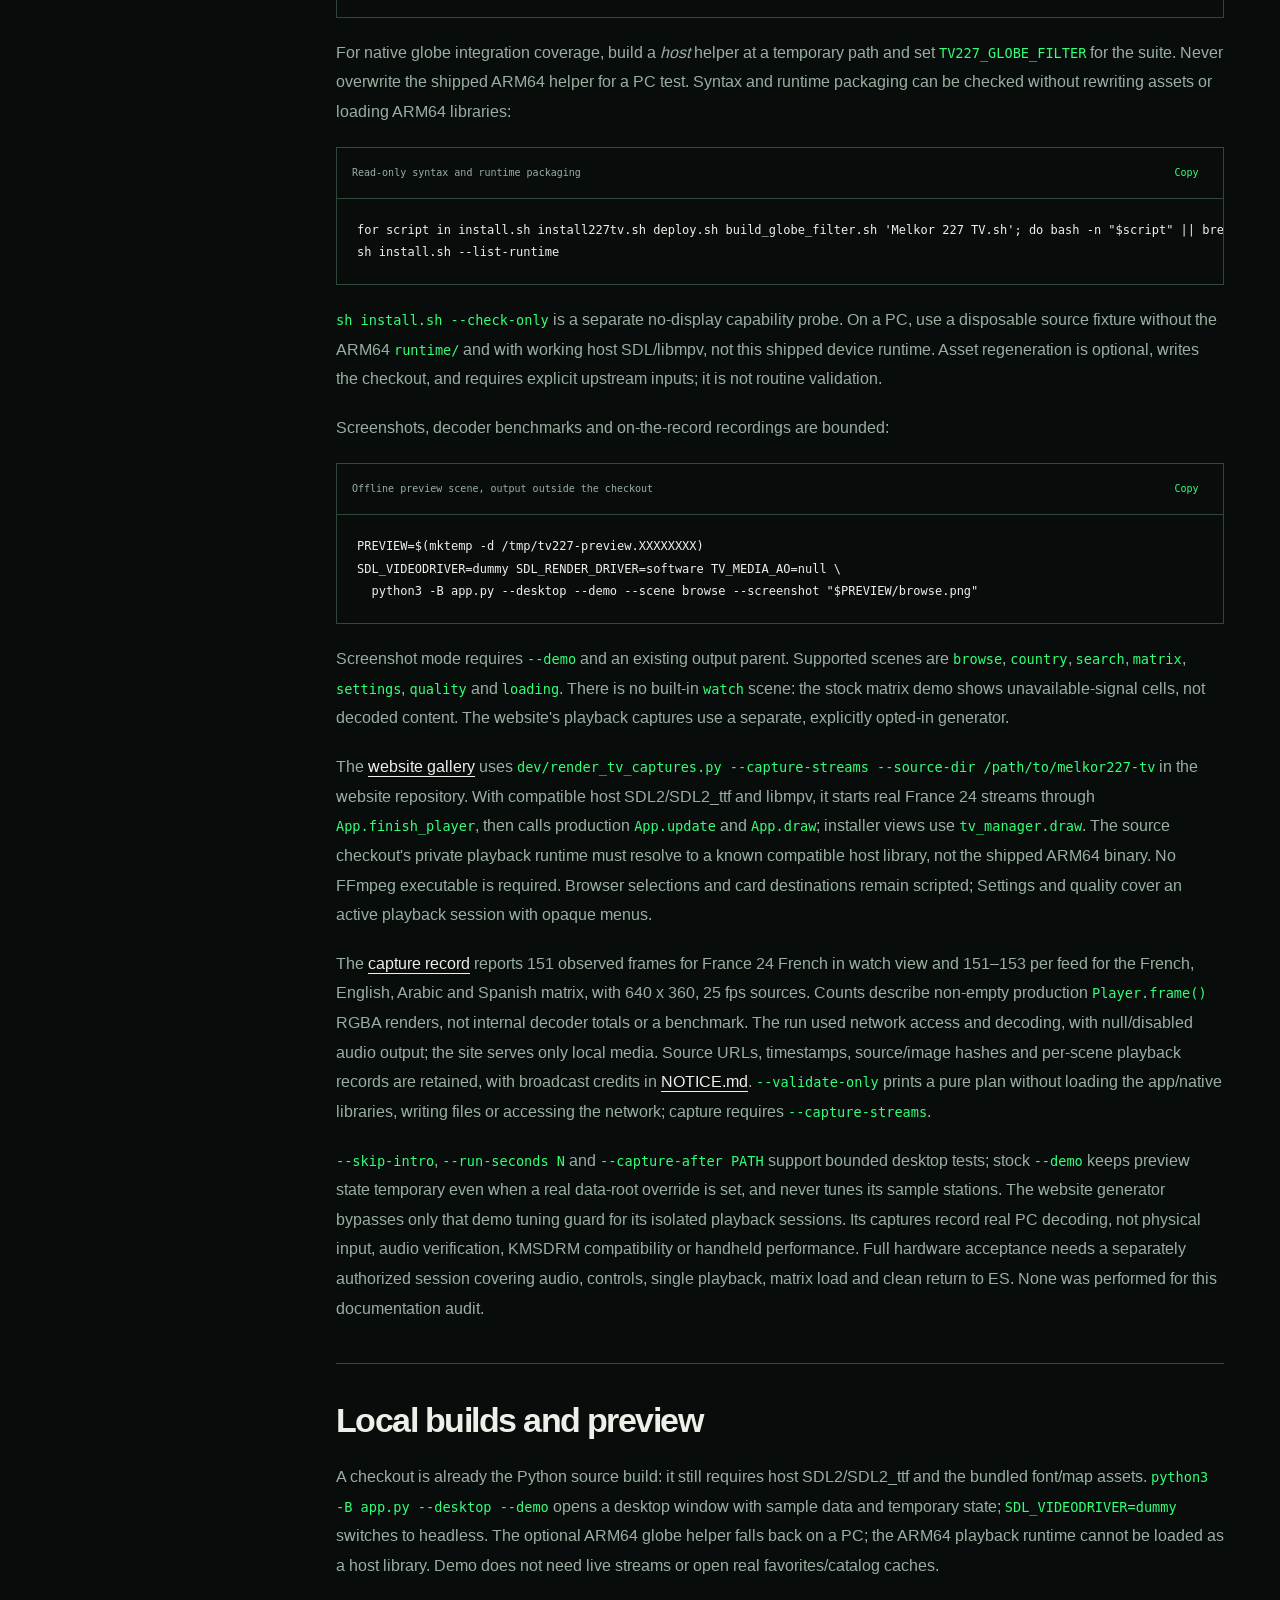
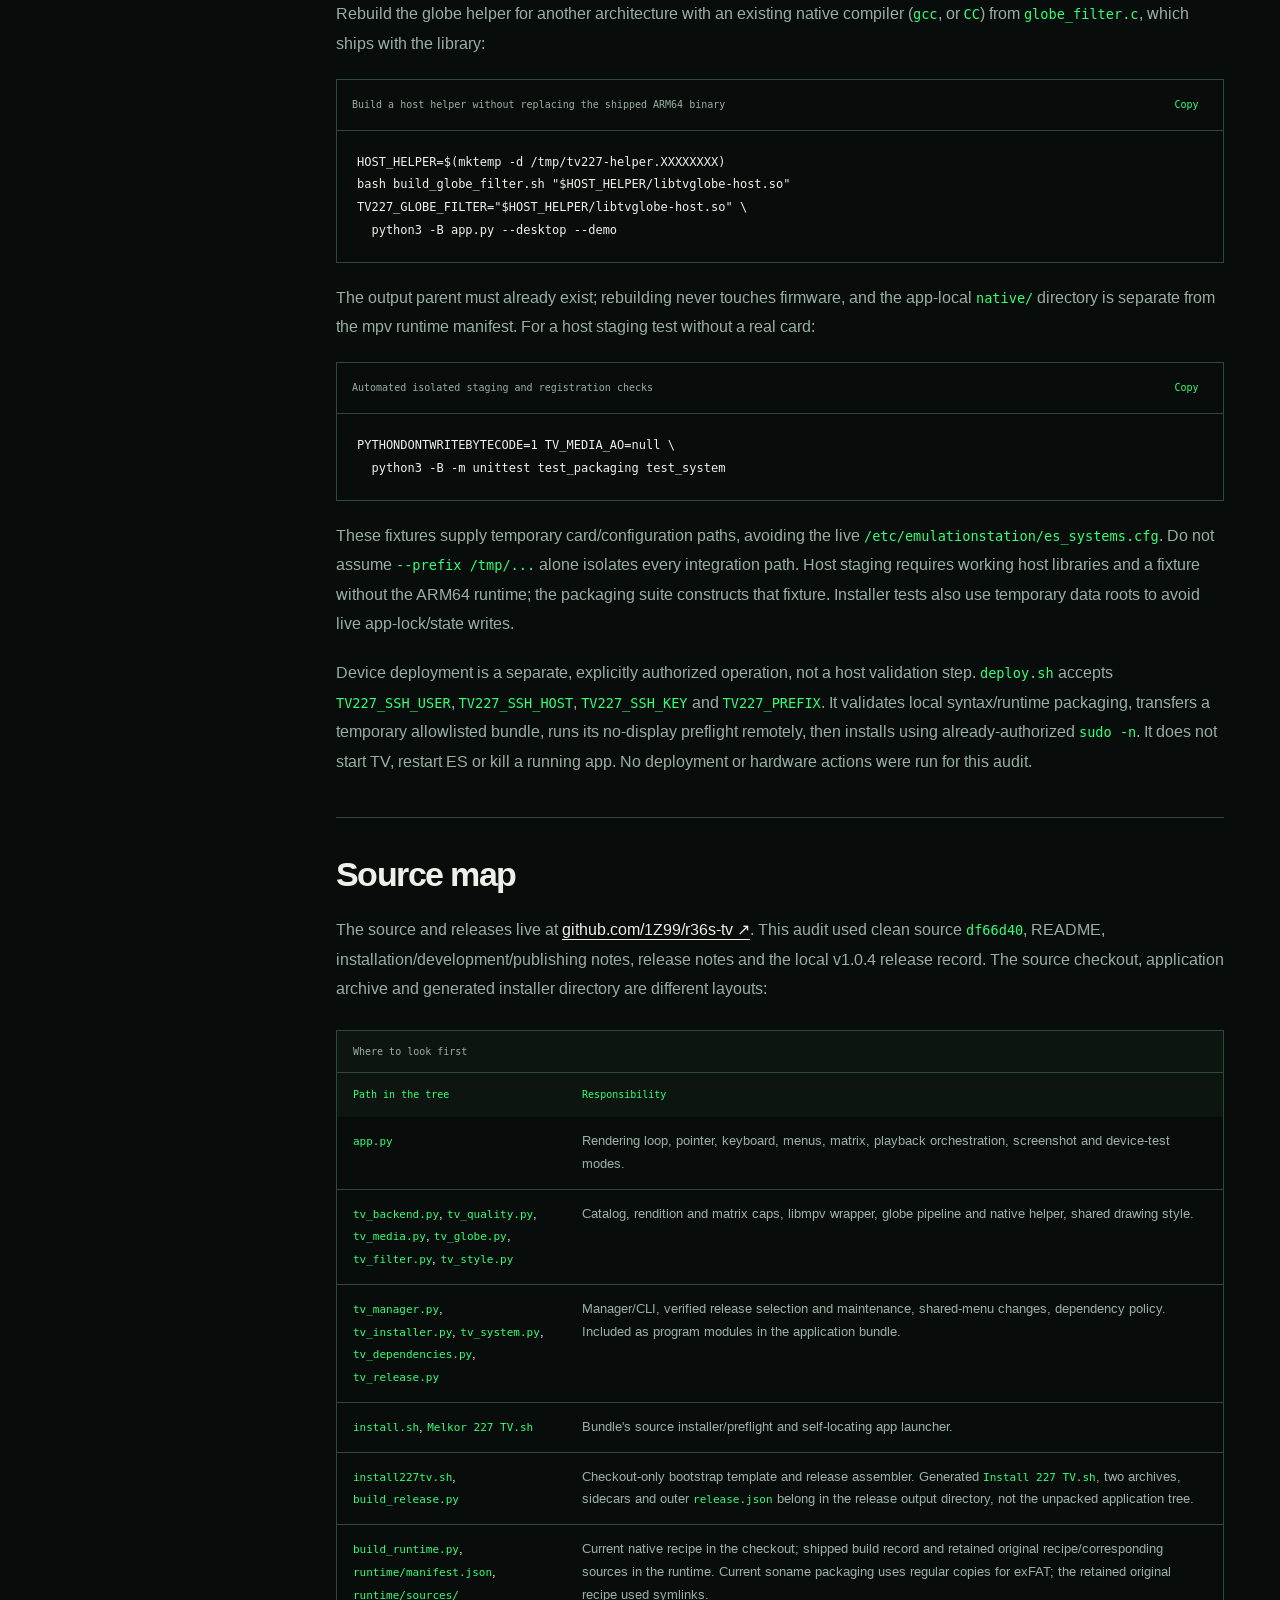
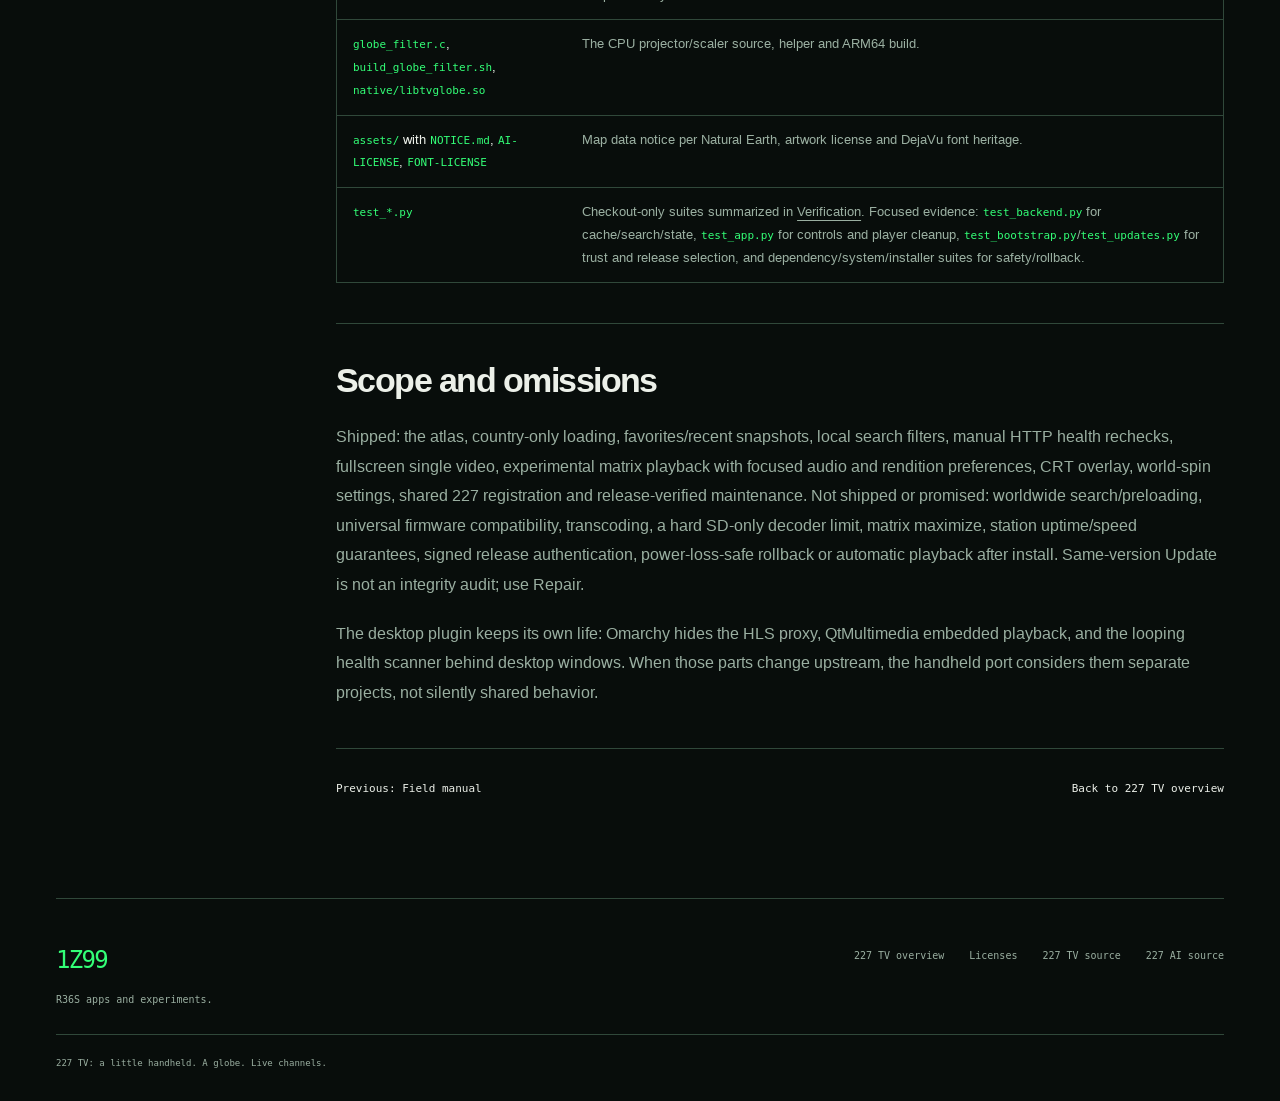
<file: docs/projects/227-tv/development.html>
<!doctype html>
<html lang="en">
<head>
  <meta charset="utf-8">
  <meta name="viewport" content="width=device-width, initial-scale=1">
  <meta name="theme-color" content="#080d0b">
  <title>Build Notes | 227 TV | 1Z99</title>
  <meta name="description" content="The tested R36S environment for 227 TV, the globe rendering pipeline, the private software libmpv runtime build, installer safety, verification results and local development workflow.">
  <link rel="icon" href="../../media/favicon.svg" type="image/svg+xml">
  <link rel="stylesheet" href="../../site.css">
  <script src="../../site.js" defer></script>
</head>
<body data-project="227-tv" data-captures="projects/227-tv/screenshots.json">
  <a class="skip-link" href="#main">Skip to content</a>
  <header class="site-header">
    <a class="brand workshop-brand" href="../../index.html" aria-label="1Z99 home"><span class="brand-number">1Z99</span><span class="brand-suffix">R36S<span>APPS &amp; EXPERIMENTS</span></span></a>
    <nav class="main-nav" id="main-nav" aria-label="Main navigation"><a href="../../index.html#projects">Projects</a><a href="../../index.html#about">About</a><a href="../../index.html#device">My R36S</a></nav>
    <div class="header-actions"><button type="button" class="search-trigger" data-search-open aria-label="Search site">Search <kbd>/</kbd></button><button type="button" class="menu-toggle" data-menu-toggle aria-controls="site-menu" aria-expanded="false">Menu</button></div>
  </header>
  <div class="project-context page-width">
    <nav class="breadcrumb" aria-label="Breadcrumb"><ol><li><a href="../../index.html">1Z99</a></li><li><a href="../../index.html#projects">Projects</a></li><li><a href="index.html">227 TV</a></li><li><span aria-current="page">Build notes</span></li></ol></nav>
    <nav class="project-nav" aria-label="227 TV navigation"><span class="project-nav-label">227 TV</span><a href="index.html">Overview</a><a href="guide.html">Install</a><a href="reference.html">Manual</a><a href="development.html" aria-current="page">Build notes</a><a href="gallery.html">Screenshots</a></nav>
  </div>
  <main id="main" class="docs-layout">
    <aside class="docs-sidebar">
      <span class="eyebrow">Build Notes</span>
      <nav aria-label="On this page"><a href="#tested-build">Tested build</a><a href="#architecture">Architecture</a><a href="#display-ownership">Display ownership</a><a href="#globe">Globe rendering</a><a href="#playback">Playback runtime</a><a href="#runtime-build">Private runtime build</a><a href="#safety">Installer safety</a><a href="#verification">Verification</a><a href="#local-build">Local builds and preview</a><a href="#source-map">Source map</a><a href="#scope">Scope and omissions</a></nav>
    </aside>
    <article class="docs-article">
      <div class="doc-heading">
        <p class="eyebrow">227 TV / Build Notes</p>
        <h1>One handheld screen. No compositing mistakes.</h1>
        <p class="lede">How the atlas renders, why it insists on owning the display, and what was actually verified on the handheld. Implementation facts are evidence, not blanket compatibility claims.</p>
        <div class="doc-meta"><span>Source audit: October 21, 2026</span><span>227 TV 1.0.4 / df66d40</span><a href="https://github.com/1Z99/r36s-tv">Source &amp; releases &#8599;</a></div>
      </div>

      <section id="tested-build" data-search-section>
        <h2>Tested build</h2>
        <p>The recorded hardware run targeted <strong>R36S, Debian 13 (trixie) aarch64, dArkOSRE</strong>, including the tested build <code>03082026</code> and kernel <code>4.4.189</code>, dated <strong>October 19, 2026</strong>.</p>
        <div class="table-wrap"><table><caption>Recorded environment and versions</caption><thead><tr><th scope="col">Item</th><th scope="col">Verified value</th></tr></thead><tbody>
          <tr><th scope="row">Handheld</th><td>R36S, 640 x 480 display, dArkOSRE.</td></tr>
          <tr><th scope="row">Ports path in the historical run</th><td><code>/roms/ports</code>, an exFAT ROM partition, not <code>/roms2/ports</code>. This is not the current TV install destination; TV now uses the shared 227 system.</td></tr>
          <tr><th scope="row">Graphics</th><td>Existing SDL2 / SDL2_ttf and FFmpeg, firmware Mali with <code>libgbm.so.1</code> lacking the newer GBM ABI.</td></tr>
          <tr><th scope="row">Debian libmpv2</th><td><code>0.40.0-3+deb13u1</code> failed preflight with <code>undefined symbol: gbm_surface_create_with_modifiers</code>.</td></tr>
          <tr><th scope="row">Bundled playback runtime</th><td>Locally built software-rendering libmpv, recorded as <code>0.40.0-3+deb13u1+tv227sw1</code>, tested on the handheld.</td></tr>
          <tr><th scope="row">Published release</th><td><a href="https://github.com/1Z99/r36s-tv/releases/tag/v1.0.4"><strong>227 TV v1.0.4</strong> &#8599;</a>, published October 20, 2026. Local <code>release.json</code>, <code>tv_installer.VERSION</code> and the GitHub latest-release API agreed during this audit; no draft/prerelease was selected.</td></tr>
          <tr><th scope="row">Local release payload sizes</th><td>Application archive: <strong>11,454,458 bytes</strong>; manager: <strong>731,944 bytes</strong>. These are the local v1.0.4 release record's transfer sizes, not installed size or an SD-space guarantee.</td></tr>
        </tbody></table></div>
        <p>The Debian preflight failure is a firmware ABI mismatch, not an observed kernel syscall failure; the custom build avoids that dependency without replacing drivers. On-device verification covered KMSDRM globe/country/search rendering, local video, live France 24 with active ALSA audio, and returning from playback to the globe. Other firmware images, 32-bit builds or original Ubuntu-based ArkOS are <strong>not</strong> supported without a matching playback runtime build.</p>
      </section>

      <section id="architecture" data-search-section>
        <h2>Architecture</h2>
        <p>The Python code uses the <strong>standard library only</strong>, with no pip dependencies, but the application is not dependency-free: it needs native SDL2/SDL2_ttf, a compatible libmpv and firmware media/audio libraries. SDL and libmpv are called through <code>ctypes</code>; the shell launcher invokes <code>flock</code>. Network operations run in workers and return results to the UI queue. There is no project-hosted playback server: unlike the desktop Qt Multimedia/HLS-proxy implementation, the handheld contacts playlists and stream hosts directly.</p>
        <div class="table-wrap"><table><caption>Module roles in this source tree</caption><thead><tr><th scope="col">Module</th><th scope="col">Responsibility</th></tr></thead><tbody>
          <tr><th scope="row"><code>app.py</code></th><td>SDL display, render loop, pointer, keyboard, menus, matrix and playback orchestration.</td></tr>
          <tr><th scope="row"><code>tv_backend.py</code></th><td>Country-playlist fetch/cache, retained global-index API, local query filters, state/health JSON and globe geometry. Normal startup does not call the global refresh API or read its old cache.</td></tr>
          <tr><th scope="row"><code>tv_globe.py</code></th><td>Globe rendering: cached orthographic images, crossfades, idle rotation and close-up polygons.</td></tr>
          <tr><th scope="row"><code>tv_filter.py</code> / <code>native/libtvglobe.so</code></th><td>Optional ARM64 CPU scaler/projector with SDL fallbacks, built from <code>globe_filter.c</code>.</td></tr>
          <tr><th scope="row"><code>tv_media.py</code></th><td>libmpv availability probe and software RGBA render API wrapper.</td></tr>
          <tr><th scope="row"><code>tv_quality.py</code></th><td>HLS rendition selection and the one-rendition master rewrite.</td></tr>
          <tr><th scope="row"><code>tv_manager.py</code> / <code>tv_installer.py</code> / <code>tv_system.py</code> / <code>tv_dependencies.py</code></th><td>Graphical manager, release-verified installation and rollback, EmulationStation registration/backup and restricted dependency setup.</td></tr>
          <tr><th scope="row"><code>tv_release.py</code> / <code>build_release.py</code> / <code>install227tv.sh</code></th><td>Release schema, canonical repository/tag policy, generated manifests/archives and standalone bootstrap template. No independent publisher signature is implemented.</td></tr>
        </tbody></table></div>
      </section>

      <section id="display-ownership" data-search-section>
        <h2>Display ownership</h2>
        <p>On the handheld the launcher uses <code>SDL_VIDEODRIVER=kmsdrm</code> and <code>SDL_RENDER_DRIVER=software</code>, selecting the verified firmware <code>/usr/lib/aarch64-linux-gnu/libMali.so</code> for SDL EGL/GL when present. Before creating any SDL window, the app rejects unowned KMSDRM launches: it records the real EmulationStation ancestor PID and start time, and exits if that owning process disappears or the launcher is orphaned. KMSDRM startup can queue misleading hide/focus-loss events, so ownership is decided by the ES process relationship, never by window-manager focus.</p>
        <p>Background joystick delivery is disabled; exiting releases players, audio and SDL resources. The launcher appends stdout/stderr to the data root's <code>app.log</code>, guards duplicate launches with <code>flock</code>, creates a private <code>XDG_RUNTIME_DIR</code> only when none is valid, and returns control to ES on exit.</p>
        <div class="callout warning"><p><strong>The refusal is before window creation, but not a sandbox.</strong> Normal deployment simply starts the app from the menu. Remote starts, <code>nohup</code>, <code>&amp;</code> or background services are explicitly not supported paths.</p></div>
      </section>

      <section id="globe" data-search-section>
        <h2>Globe rendering</h2>
        <p>Drawing the spinning Earth every frame on this CPU is a budget exercise, so the renderer caches:</p>
        <ul>
          <li><strong>Cached presentation.</strong> Globe images use smooth CPU-filtered scaling at native display size, cached until camera, selection or quality changes. Menu/detail transitions crossfade over 200 ms instead of popping.</li>
          <li><strong>Native overlay lines.</strong> Coastlines, country borders and the Earth rim are drawn after scaling at one native pixel, so low globe-resolution settings cannot thicken them; country close-ups switch to a once-built geographic polygon fill with lakes and holes retained.</li>
          <li><strong>Native helper, graceful fallback.</strong> A compiled ARM64 <code>native/libtvglobe.so</code> provides the CPU projector/scaler; a missing or wrong-architecture library falls back to SDL's filtered scaler, so desktop previews work without it. Recorded handheld benchmarks: about 6.8 ms for a 224x224 to 406x406 scale versus roughly 25 ms through SDL filtering, and about 6.5 ms for the native 160x160 world projector before scaling. These are scaling timings, not whole-frame guarantees; SDL composition and presentation add more.</li>
          <li><strong>Polite idle motion.</strong> The world rotates at 2.4 degrees/second (adjustable Off, 0.5x-8x), with up to 15 Hz updates and an eased start after two seconds without globe interaction. It requires world browsing, no modal/country/flight, zoom at most 1.5x, active input focus, no drag and a pointer away from the globe. Unrelated list input does not reset the globe-interaction timer.</li>
          <li><strong>Crystal-green style.</strong> The Earth palette is ocean <code>5,19,12</code> / land <code>13,62,34</code> with mint country borders <code>64,196,104</code>, a matching mint rim, and an amber selected country and channel-count numeral. The square panel behind the Earth is translucent (alpha 90), so the interface's scanline backdrop shows through.</li>
        </ul>
        <p>Manual zoom is eased and starts at x0.8. Movement detail is capped at 224 px regardless of configured stationary resolution; count labels, cursor and text stay native. The cached geometry also powers the selected country's dark-green border trace at 12 Hz without rebuilding the image.</p>
      </section>

      <section id="playback" data-search-section>
        <h2>Playback runtime</h2>
        <p>Video plays through libmpv's <code>api_type=sw</code> software RGBA render API: pixels arrive in application memory, then SDL composites them. This deliberately avoids the GBM/EGL hardware path that the firmware's libgbm cannot satisfy, and works with SDL's KMSDRM window instead of an mpv vo window or GPU surface. Audio goes through ALSA; exiting playback closes the decoder, audio output and pending quality selection.</p>
        <p>Single playback uses a <strong>640 x 480</strong> output surface. Matrix playback creates up to four <strong>298 x 218</strong> surfaces; the historical four-decoder benchmark instead used <strong>320 x 180</strong> test outputs at about 14 frames/s each with audio-focus handoff. It was neither a four-live-stream test nor a matrix-display benchmark. Output dimensions do not cap source decoding cost. Focus first disables audio on all players and waits for active audio to stop before enabling the selected cell.</p>
        <p>Rendition choice never transcodes: Auto prefers the highest advertised source at or below 480p for single playback, 240p in matrix, while higher-only or unknown sources can still play. The UI lists discovered source resolution/FPS combinations, not fabricated frame-rate controls. Where HLS uses separate audio, a private one-rendition master preserves associated media groups and is removed when the player closes. Quality changes restart only the focused cell and do not rewrite favorite/recent snapshots. Unknown dimensions are observed after decode; high-resolution sources receive a warning, not a hard block.</p>
        <p>Single video is already fullscreen; watch chrome hides after about 2.5 seconds without input. There is no fullscreen-toggle or matrix-cell maximize action. A pauses/resumes with button navigation; pointer activation in the matrix selects a cell. B dismisses a modal first, then stops playback from the unobscured watch view. Start alone keeps decoders/audio running. See <a href="reference.html#controls">the contextual control map</a>.</p>
      </section>

      <section id="runtime-build" data-search-section>
        <h2>Private runtime build</h2>
        <p><code>build_runtime.py</code> is the recipe that produced the bundled runtime, run on the handheld by an explicit authorized session. It is not part of installation and never uses sudo, <code>apt install/update/upgrade</code>, pip or system library writes; missing tools fail the build rather than being installed.</p>
        <ol class="steps">
          <li><strong>Pinned acquisition.</strong> It downloads <code>libmpv2=0.40.0-3+deb13u1</code> documentation and dev/tool packages with <code>apt download</code>, pinning every candidate version into <code>packages.lock.json</code> (rebuilds accept <code>--lock</code> to reuse it or the output manifest). An unavailable locked package fails rather than substituting.</li>
          <li><strong>Source verification.</strong> mpv 0.40.0 plus Debian's <code>0.40.0-3+deb13u1</code> source and patches are fetched over HTTPS, and archive SHA-256 values are validated against Debian's <code>.dsc</code> (from Debian HTTPS; no independent OpenPGP trust verification is claimed).</li>
          <li><strong>Build.</strong> Prepared by extracting with <code>dpkg-deb -x</code> into a new private work dir (resumable with <code>--reuse-work</code>, FFmpeg headers matched to the installed runtime, using Debian Snapshot when versions have left the main repo), then Meson builds with <code>-Dauto_features=disabled -Dlibmpv=true -Dcplayer=false -Dalsa=enabled -Dgl=disabled -Dlua=lua52 -Dbuildtype=release -Dstrip=true -Dbuild-date=false</code>. Playback uses the software RGBA API and ALSA; mpv's optional DRM/GBM/EGL/GL/Vulkan/Wayland/X11 display backends are disabled, not the firmware libraries used by SDL.</li>
          <li><strong>Link to firmware.</strong> Required shared dependencies link against the existing firmware libraries. Only the locally built <code>libmpv.so.2</code> and versioned targets ship, as regular copies rather than symlinks, for exFAT support. No SDL/EGL/GLES/Mali/DRM/GBM, glibc or systemd libraries ship.</li>
          <li><strong>Publishing gate.</strong> <code>ldd -r</code> must resolve all symbols, then a fresh Python process runs <code>tv_media.availability()</code> from stdin with no display or audio device. Any failure retains the private work tree and never publishes the output.</li>
        </ol>
        <p>The finished <code>runtime/manifest.json</code> records exact versions, sources, build options, dependency diagnostics and the passing preflight. If a later probe reports <code>ENOSYS</code> or dies by signal, investigate kernel/syscall compatibility separately; do not upgrade firmware or swap libc as a workaround.</p>
      </section>

      <section id="safety" data-search-section>
        <h2>Installer safety</h2>
        <h3>Online discovery versus pinned files</h3>
        <p>The generated <code>Install 227 TV.sh</code> embeds its own release's manager filename, size and SHA-256 plus the release-policy helper. These immutable pins attest that <em>built-in</em> manager, not every future release. In normal online mode the bootstrap fetches <code>https://github.com/1Z99/r36s-tv/releases/latest/download/release.json</code> and accepts the selected newer manager's size/hash from that HTTPS response. It validates format 1, the <code>debian13-arm64-darkosre</code> target, stable version, canonical repository/tag base URL, exact versioned archive names and bounded positive sizes/hash syntax. Archive bytes must then match those values.</p>
        <p>The verified manager contains the application's release record. Its bundle fields must agree with discovered metadata, and its code version must match. The application archive is size/hash-checked, extracted with path/type/count/unpacked-size restrictions, and its exact file set and individual hashes are verified before publication. Runtime libraries, fonts, intro, map, globe helper and notices travel inside that archive. <strong>HTTPS/repository control remains the online trust root:</strong> an old script does not cryptographically authorize future releases independently of that endpoint. Sidecar checksums are not an independent authenticity source, and there is no release-signature verification.</p>
        <p>Explicit <code>TV227_RELEASE_BASE</code>/<code>--base</code> or a matching adjacent manager archive selects pinned mode; <code>--source</code> selects an explicit local tree instead. A local three-file bundle does not need a separate metadata file: the verified manager already embeds it. A mirror must supply files matching the script/manager pins; arbitrary newer bytes cannot replace them. Normal bootstrap launches re-extract verified manager code rather than trusting mutable stored modules, retaining its download cache. When latest discovery selects another version, it also caches the manager matching the original script's pins for offline fallback.</p>
        <p>A failed network discovery may fall back only to that verified built-in manager cache; malformed metadata fails closed rather than being treated as a successful offline check. Latest-mode Install/Update checks the endpoint again at action time and fails without modifying TV if that check fails. Update refuses downgrades, but returns <code>up-to-date</code> immediately on equal versions: it does <strong>not</strong> hash the installed application or audit menu integrity in that case. Repair restores the recorded installed version from a matching verified cache or its recorded base, never latest. Legacy installs without a record require the installed version to be recovered by AST parsing and its exact tag metadata fetched; installed code is not executed to identify it.</p>
        <h3>Runtime and publication boundaries</h3>
        <p><code>install.sh</code> validates any present <code>runtime/</code> manifest: package versions/source, exact file hashes, the library/source/license allowlist and supported relative soname aliases. <code>sh install.sh --list-runtime</code> performs packaging validation without loading the ARM64 library. A present runtime with a missing/invalid manifest fails closed, even if system libmpv is usable. An entirely absent runtime is different: source/host installs may use system libmpv. Official release assembly requires the tested runtime and an AArch64 globe helper. The normal launcher sets the private library path before starting Python; it is not a fresh manifest verifier on every app launch.</p>
        <p>System-dependency setup is capability-first: only absent, explicitly mapped Debian 13 packages are planned. The complete APT plan is simulated, audited, version-pinned and simulated again; upgrades, removals, reinstalls and protected graphics, Mali, EGL, GLES, GBM, DRM, libc, systemd and firmware packages are rejected outright. Broken existing libraries are errors, not permission to replace them. The EmulationStation registration is preserved or created as needed (see <a href="guide.html#shared-system">the shared 227 menu</a>), and every XML change is backed up with a timestamp before anything moves. These are the same boundaries the manager enforces during update and repair.</p>
        <p>The shell can bootstrap absent Python/curl/CA certificates under a restricted audited APT plan; an existing old Python is rejected, not upgraded. Manager-only dependencies are checked before its display opens; app/runtime checks follow a confirmed install/update/repair. The source <code>install.sh</code> only probes capabilities and does not install packages. Root or preauthorized <code>sudo -n</code> is required for privileged work, with no password prompt/storage.</p>
        <p>Maintenance holds the same data-root app lock as the launcher, a destination install lock and serialized shared-menu work. Close TV first and use the same <code>TV227_DATA</code> override if customized. Publication stages on the card, backs up the previous app and owned launcher/artwork, and attempts restoration on handled failure; failed recovery retains a reported recovery directory. Cancellation is deferred through APT, final publication/rollback and removal. These are not persistent power-loss transactions, and app rollback does not undo system packages. Uninstall retains home-directory TV state, manager storage, shared system/themes and other apps; it is not secure erasure.</p>
      </section>

      <section id="verification" data-search-section>
        <h2>Verification record</h2>
        <div class="table-wrap"><table><caption>Recorded verification</caption><thead><tr><th scope="col">When</th><th scope="col">What ran</th></tr></thead><tbody>
          <tr><th scope="row">On-device, 2026-10-19</th><td>KMSDRM globe, country and search rendering; local video decode; live France 24 with active ALSA audio output; clean return from playback to the globe. The physical B button cancelled the device test.</td></tr>
          <tr><th scope="row">On-device decoder probe</th><td>Four simultaneous 320x180 test decoders at approximately 14 frames/s each, including an audio-focus handoff.</td></tr>
          <tr><th scope="row">On-device native build</th><td>The private libmpv recipe built on the handheld, passing <code>ldd -r</code> and the no-display software-render probe before publication.</td></tr>
        </tbody></table></div>
        <p>The v1.0.4 release notes record 366 host tests. The October 21 documentation audit independently ran discovery at clean source revision <a href="https://github.com/1Z99/r36s-tv/commit/df66d40"><code>df66d40</code></a>: <strong>366 tests ran in 48.2 seconds, OK with one skip</strong>. The skipped test was <code>test_native_world_projector_avoids_mesh_rasterization</code> because a matching host projector was unavailable. This is a host regression record, not another hardware acceptance run; the shipped ARM64 helper is not a host binary.</p>
        <p>The suite covers backend/cache/state, media, globe/filter/quality/style/system, packaging, lifecycle, bootstrap and install/update/repair boundaries. HTTP/APT are mocked in installer tests; media tests use generated local clips and null audio. Packaging tests use mock SSH/scp and temporary host destinations, never a handheld. Tests may create temporary fixtures or compile a host helper in a temporary directory; they do not install OS packages or rebuild the playback runtime.</p>
        <div class="code-block"><div class="code-heading"><span>Host suite, without device access</span><button type="button" data-copy>Copy</button></div><pre><code>PYTHONDONTWRITEBYTECODE=1 SDL_VIDEODRIVER=dummy \
  SDL_RENDER_DRIVER=software TV_MEDIA_AO=null \
  python3 -B -m unittest discover</code></pre></div>
        <p>For native globe integration coverage, build a <em>host</em> helper at a temporary path and set <code>TV227_GLOBE_FILTER</code> for the suite. Never overwrite the shipped ARM64 helper for a PC test. Syntax and runtime packaging can be checked without rewriting assets or loading ARM64 libraries:</p>
        <div class="code-block"><div class="code-heading"><span>Read-only syntax and runtime packaging</span><button type="button" data-copy>Copy</button></div><pre><code>for script in install.sh install227tv.sh deploy.sh build_globe_filter.sh 'Melkor 227 TV.sh'; do bash -n "$script" || break; done
sh install.sh --list-runtime</code></pre></div>
        <p><code>sh install.sh --check-only</code> is a separate no-display capability probe. On a PC, use a disposable source fixture without the ARM64 <code>runtime/</code> and with working host SDL/libmpv, not this shipped device runtime. Asset regeneration is optional, writes the checkout, and requires explicit upstream inputs; it is not routine validation.</p>
        <p>Screenshots, decoder benchmarks and on-the-record recordings are bounded:</p>
        <div class="code-block"><div class="code-heading"><span>Offline preview scene, output outside the checkout</span><button type="button" data-copy>Copy</button></div><pre><code>PREVIEW=$(mktemp -d /tmp/tv227-preview.XXXXXXXX)
SDL_VIDEODRIVER=dummy SDL_RENDER_DRIVER=software TV_MEDIA_AO=null \
  python3 -B app.py --desktop --demo --scene browse --screenshot "$PREVIEW/browse.png"</code></pre></div>
        <p>Screenshot mode requires <code>--demo</code> and an existing output parent. Supported scenes are <code>browse</code>, <code>country</code>, <code>search</code>, <code>matrix</code>, <code>settings</code>, <code>quality</code> and <code>loading</code>. There is no built-in <code>watch</code> scene: the stock matrix demo shows unavailable-signal cells, not decoded content. The website's playback captures use a separate, explicitly opted-in generator.</p>
        <p>The <a href="gallery.html">website gallery</a> uses <code>dev/render_tv_captures.py --capture-streams --source-dir /path/to/melkor227-tv</code> in the website repository. With compatible host SDL2/SDL2_ttf and libmpv, it starts real France 24 streams through <code>App.finish_player</code>, then calls production <code>App.update</code> and <code>App.draw</code>; installer views use <code>tv_manager.draw</code>. The source checkout's private playback runtime must resolve to a known compatible host library, not the shipped ARM64 binary. No FFmpeg executable is required. Browser selections and card destinations remain scripted; Settings and quality cover an active playback session with opaque menus.</p>
        <p>The <a href="../../media/227-tv/captures.json">capture record</a> reports 151 observed frames for France 24 French in watch view and 151&#8211;153 per feed for the French, English, Arabic and Spanish matrix, with 640 x 360, 25 fps sources. Counts describe non-empty production <code>Player.frame()</code> RGBA renders, not internal decoder totals or a benchmark. The run used network access and decoding, with null/disabled audio output; the site serves only local media. Source URLs, timestamps, source/image hashes and per-scene playback records are retained, with broadcast credits in <a href="../../media/227-tv/NOTICE.md">NOTICE.md</a>. <code>--validate-only</code> prints a pure plan without loading the app/native libraries, writing files or accessing the network; capture requires <code>--capture-streams</code>.</p>
        <p><code>--skip-intro</code>, <code>--run-seconds N</code> and <code>--capture-after PATH</code> support bounded desktop tests; stock <code>--demo</code> keeps preview state temporary even when a real data-root override is set, and never tunes its sample stations. The website generator bypasses only that demo tuning guard for its isolated playback sessions. Its captures record real PC decoding, not physical input, audio verification, KMSDRM compatibility or handheld performance. Full hardware acceptance needs a separately authorized session covering audio, controls, single playback, matrix load and clean return to ES. None was performed for this documentation audit.</p>
      </section>

      <section id="local-build" data-search-section>
        <h2>Local builds and preview</h2>
        <p>A checkout is already the Python source build: it still requires host SDL2/SDL2_ttf and the bundled font/map assets. <code>python3 -B app.py --desktop --demo</code> opens a desktop window with sample data and temporary state; <code>SDL_VIDEODRIVER=dummy</code> switches to headless. The optional ARM64 globe helper falls back on a PC; the ARM64 playback runtime cannot be loaded as a host library. Demo does not need live streams or open real favorites/catalog caches.</p>
        <p>Rebuild the globe helper for another architecture with an existing native compiler (<code>gcc</code>, or <code>CC</code>) from <code>globe_filter.c</code>, which ships with the library:</p>
        <div class="code-block"><div class="code-heading"><span>Build a host helper without replacing the shipped ARM64 binary</span><button type="button" data-copy>Copy</button></div><pre><code>HOST_HELPER=$(mktemp -d /tmp/tv227-helper.XXXXXXXX)
bash build_globe_filter.sh "$HOST_HELPER/libtvglobe-host.so"
TV227_GLOBE_FILTER="$HOST_HELPER/libtvglobe-host.so" \
  python3 -B app.py --desktop --demo</code></pre></div>
        <p>The output parent must already exist; rebuilding never touches firmware, and the app-local <code>native/</code> directory is separate from the mpv runtime manifest. For a host staging test without a real card:</p>
        <div class="code-block"><div class="code-heading"><span>Automated isolated staging and registration checks</span><button type="button" data-copy>Copy</button></div><pre><code>PYTHONDONTWRITEBYTECODE=1 TV_MEDIA_AO=null \
  python3 -B -m unittest test_packaging test_system</code></pre></div>
        <p>These fixtures supply temporary card/configuration paths, avoiding the live <code>/etc/emulationstation/es_systems.cfg</code>. Do not assume <code>--prefix /tmp/...</code> alone isolates every integration path. Host staging requires working host libraries and a fixture without the ARM64 runtime; the packaging suite constructs that fixture. Installer tests also use temporary data roots to avoid live app-lock/state writes.</p>
        <p>Device deployment is a separate, explicitly authorized operation, not a host validation step. <code>deploy.sh</code> accepts <code>TV227_SSH_USER</code>, <code>TV227_SSH_HOST</code>, <code>TV227_SSH_KEY</code> and <code>TV227_PREFIX</code>. It validates local syntax/runtime packaging, transfers a temporary allowlisted bundle, runs its no-display preflight remotely, then installs using already-authorized <code>sudo -n</code>. It does not start TV, restart ES or kill a running app. No deployment or hardware actions were run for this audit.</p>
      </section>

      <section id="source-map" data-search-section>
        <h2>Source map</h2>
        <p>The source and releases live at <a href="https://github.com/1Z99/r36s-tv">github.com/1Z99/r36s-tv &#8599;</a>. This audit used clean source <code>df66d40</code>, README, installation/development/publishing notes, release notes and the local v1.0.4 release record. The source checkout, application archive and generated installer directory are different layouts:</p>
        <div class="table-wrap"><table><caption>Where to look first</caption><thead><tr><th scope="col">Path in the tree</th><th scope="col">Responsibility</th></tr></thead><tbody>
          <tr><th scope="row"><code>app.py</code></th><td>Rendering loop, pointer, keyboard, menus, matrix, playback orchestration, screenshot and device-test modes.</td></tr>
          <tr><th scope="row"><code>tv_backend.py</code>, <code>tv_quality.py</code>, <code>tv_media.py</code>, <code>tv_globe.py</code>, <code>tv_filter.py</code>, <code>tv_style.py</code></th><td>Catalog, rendition and matrix caps, libmpv wrapper, globe pipeline and native helper, shared drawing style.</td></tr>
          <tr><th scope="row"><code>tv_manager.py</code>, <code>tv_installer.py</code>, <code>tv_system.py</code>, <code>tv_dependencies.py</code>, <code>tv_release.py</code></th><td>Manager/CLI, verified release selection and maintenance, shared-menu changes, dependency policy. Included as program modules in the application bundle.</td></tr>
          <tr><th scope="row"><code>install.sh</code>, <code>Melkor 227 TV.sh</code></th><td>Bundle's source installer/preflight and self-locating app launcher.</td></tr>
          <tr><th scope="row"><code>install227tv.sh</code>, <code>build_release.py</code></th><td>Checkout-only bootstrap template and release assembler. Generated <code>Install 227 TV.sh</code>, two archives, sidecars and outer <code>release.json</code> belong in the release output directory, not the unpacked application tree.</td></tr>
          <tr><th scope="row"><code>build_runtime.py</code>, <code>runtime/manifest.json</code>, <code>runtime/sources/</code></th><td>Current native recipe in the checkout; shipped build record and retained original recipe/corresponding sources in the runtime. Current soname packaging uses regular copies for exFAT; the retained original recipe used symlinks.</td></tr>
          <tr><th scope="row"><code>globe_filter.c</code>, <code>build_globe_filter.sh</code>, <code>native/libtvglobe.so</code></th><td>The CPU projector/scaler source, helper and ARM64 build.</td></tr>
          <tr><th scope="row"><code>assets/</code> with <code>NOTICE.md</code>, <code>AI-LICENSE</code>, <code>FONT-LICENSE</code></th><td>Map data notice per Natural Earth, artwork license and DejaVu font heritage.</td></tr>
          <tr><th scope="row"><code>test_*.py</code></th><td>Checkout-only suites summarized in <a href="#verification">Verification</a>. Focused evidence: <code>test_backend.py</code> for cache/search/state, <code>test_app.py</code> for controls and player cleanup, <code>test_bootstrap.py</code>/<code>test_updates.py</code> for trust and release selection, and dependency/system/installer suites for safety/rollback.</td></tr>
        </tbody></table></div>
      </section>

      <section id="scope" data-search-section>
        <h2>Scope and omissions</h2>
        <p>Shipped: the atlas, country-only loading, favorites/recent snapshots, local search filters, manual HTTP health rechecks, fullscreen single video, experimental matrix playback with focused audio and rendition preferences, CRT overlay, world-spin settings, shared 227 registration and release-verified maintenance. Not shipped or promised: worldwide search/preloading, universal firmware compatibility, transcoding, a hard SD-only decoder limit, matrix maximize, station uptime/speed guarantees, signed release authentication, power-loss-safe rollback or automatic playback after install. Same-version Update is not an integrity audit; use Repair.</p>
        <p>The desktop plugin keeps its own life: Omarchy hides the HLS proxy, QtMultimedia embedded playback, and the looping health scanner behind desktop windows. When those parts change upstream, the handheld port considers them separate projects, not silently shared behavior.</p>
      </section>
      <nav class="doc-pagination" aria-label="Documentation pages"><a href="reference.html">Previous: Field manual</a><a href="index.html">Back to 227 TV overview</a></nav>
    </article>
  </main>
  <footer class="site-footer"><div><a class="footer-brand" href="../../index.html">1Z99</a><p>R36S apps and experiments.</p></div><nav aria-label="227 TV links"><a href="index.html">227 TV overview</a><a href="reference.html#licenses">Licenses</a><a href="https://github.com/1Z99/r36s-tv">227 TV source</a><a href="https://github.com/1Z99/project-ai-r36s">227 AI source</a></nav><p class="footer-note">227 TV: a little handheld. A globe. Live channels.</p></footer>
</body>
</html>
</file>
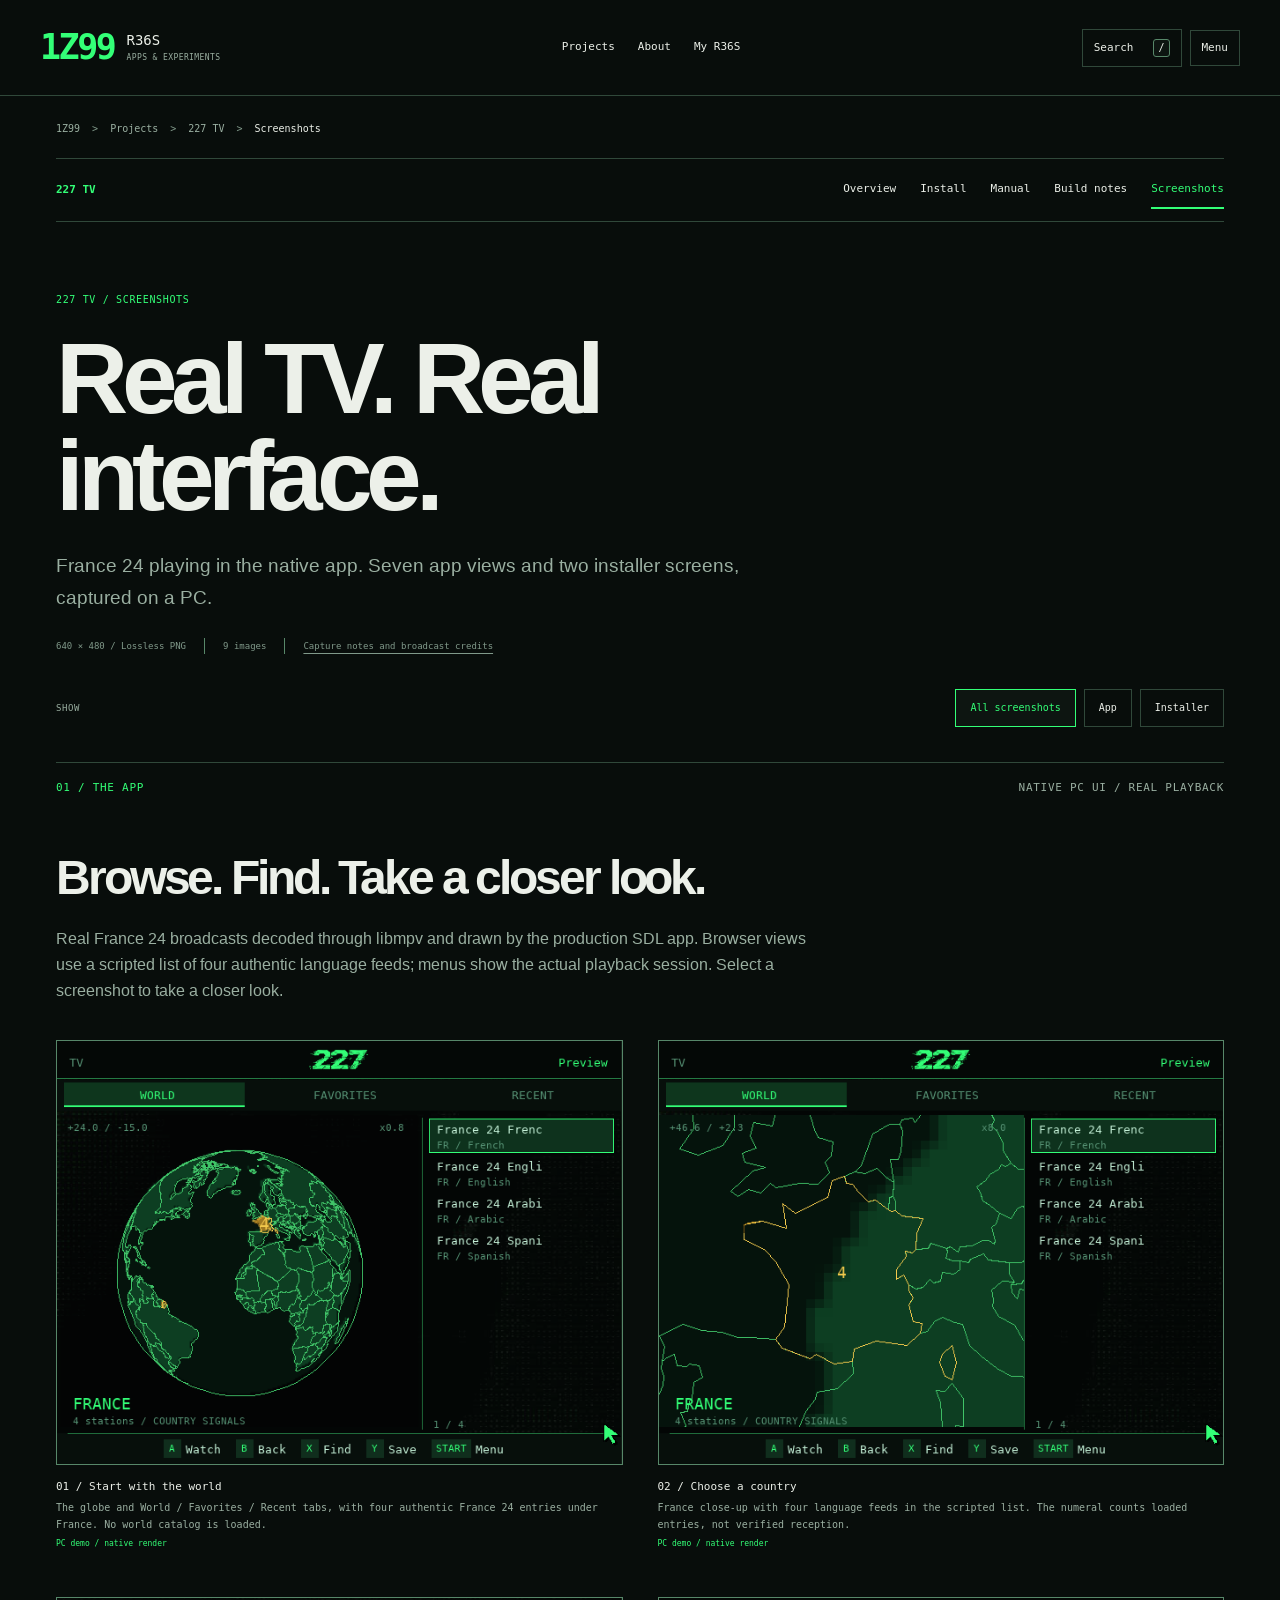
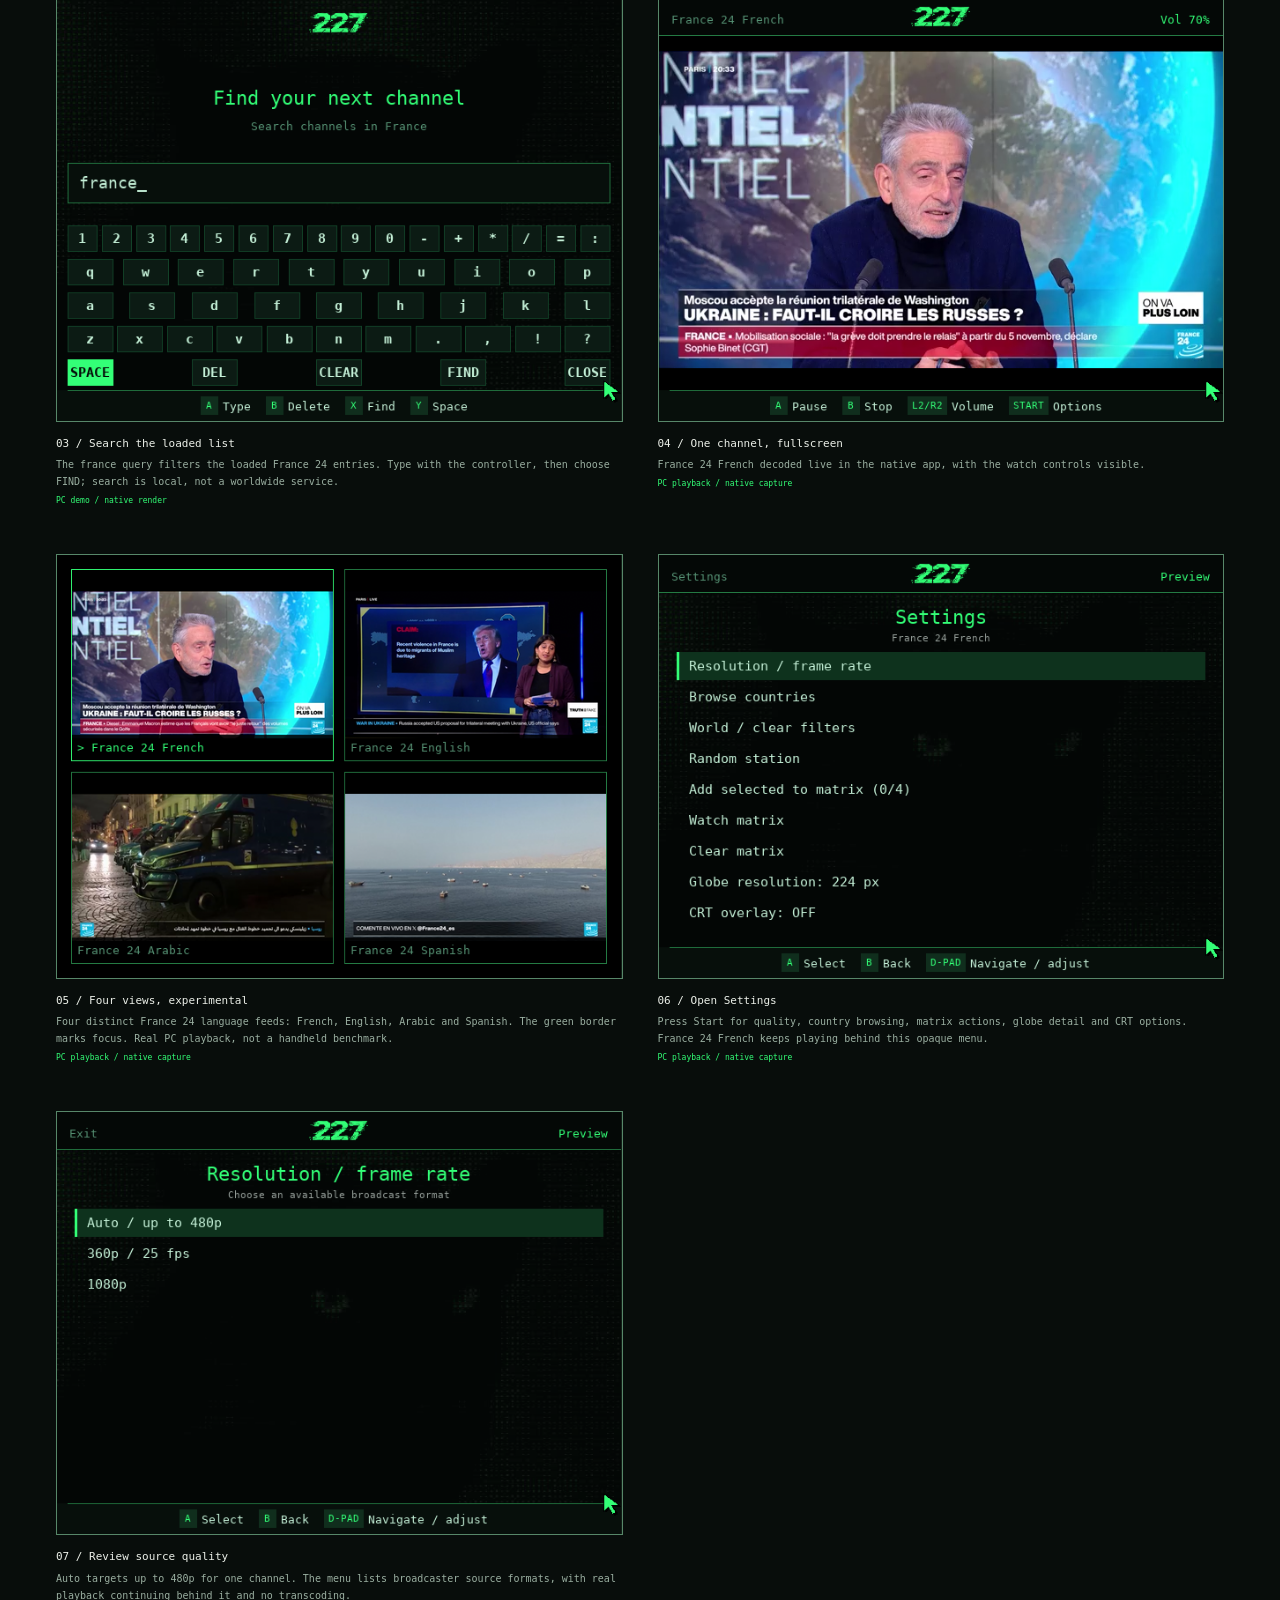
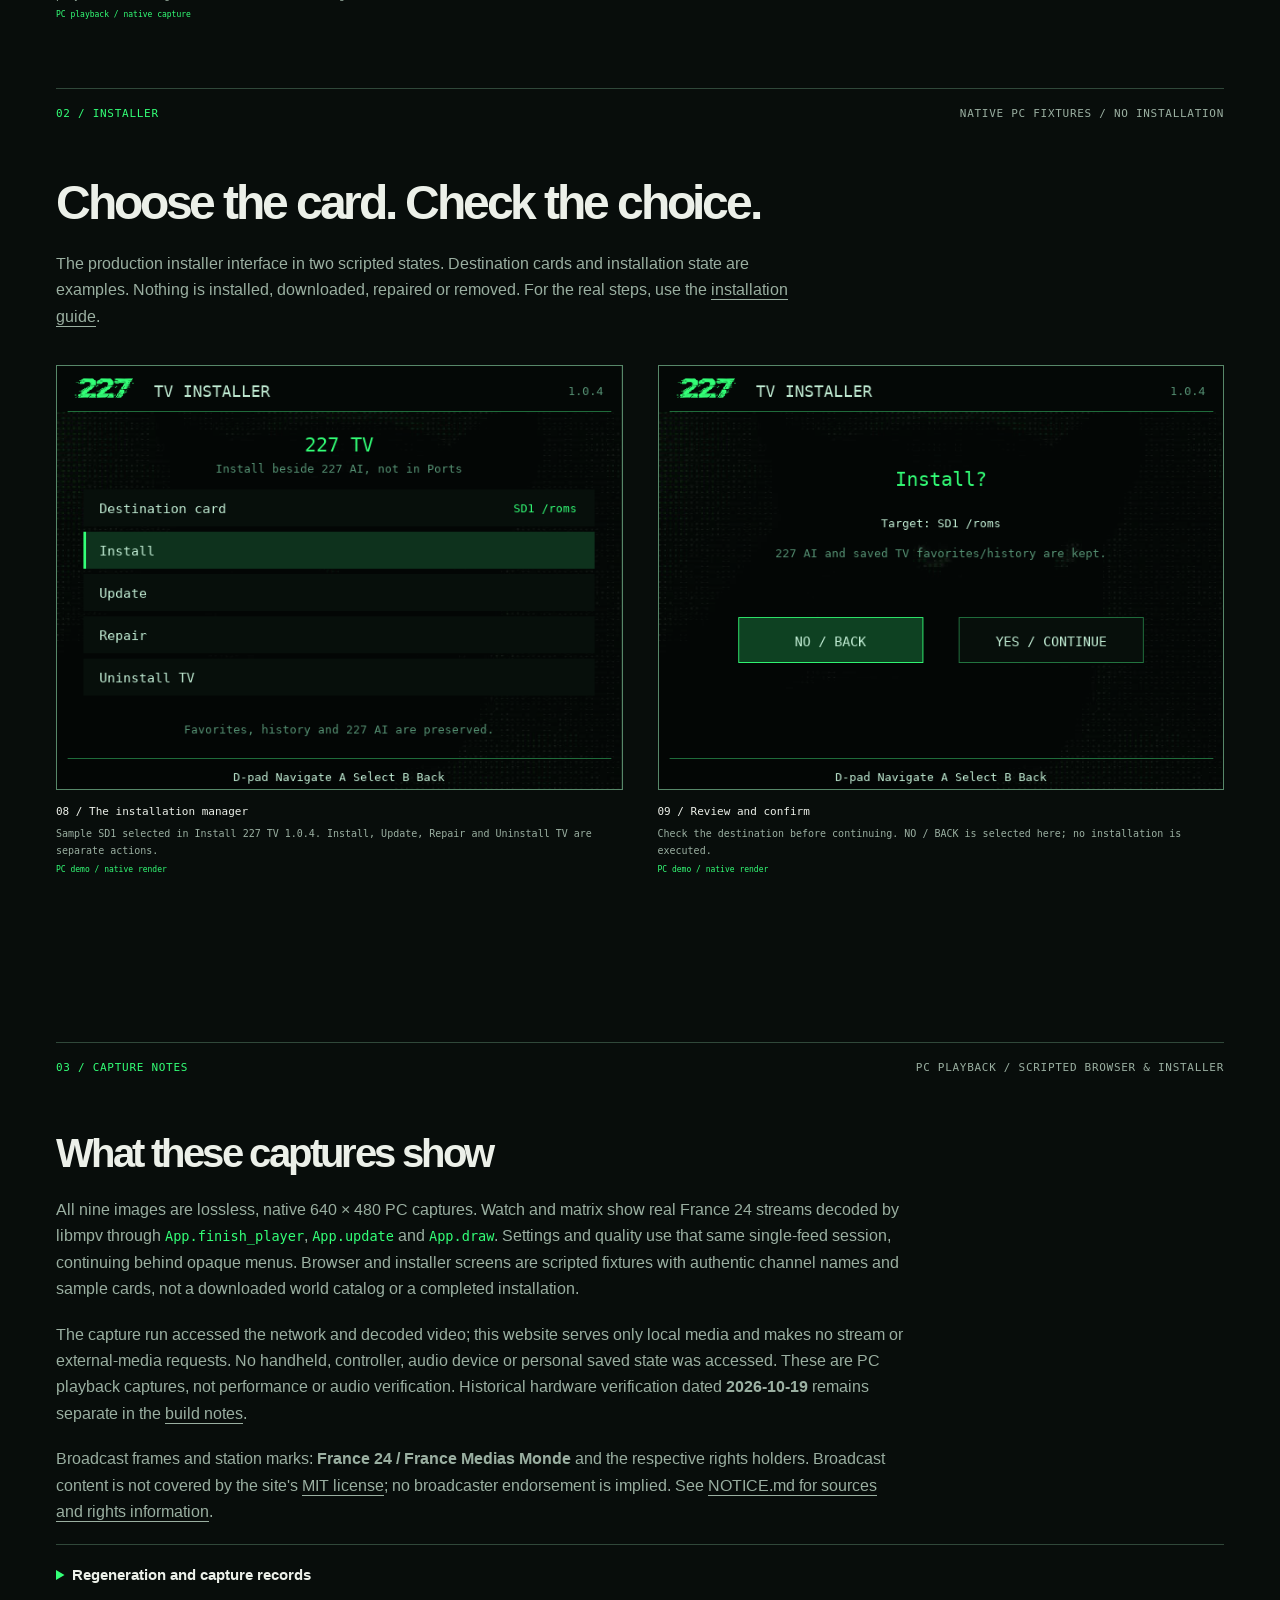
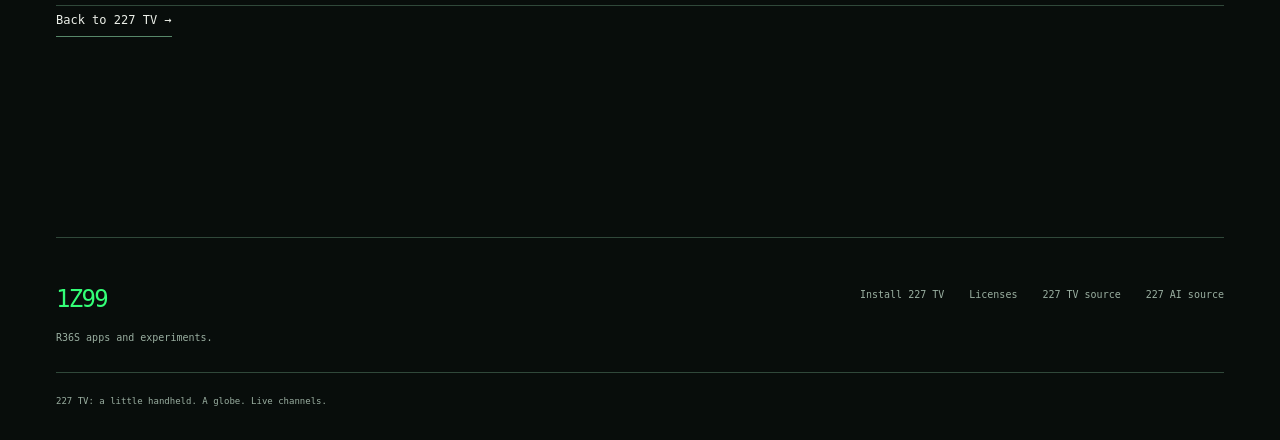
<file: docs/projects/227-tv/gallery.html>
<!doctype html>
<html lang="en">
<head>
  <meta charset="utf-8">
  <meta name="viewport" content="width=device-width, initial-scale=1">
  <meta name="theme-color" content="#080d0b">
  <title>Screenshots | 227 TV | 1Z99</title>
  <meta name="description" content="Explore 227 TV in nine lossless native PC screenshots: real France 24 playback, four language feeds in the matrix, browser previews, menus and installer states.">
  <link rel="icon" href="../../media/favicon.svg" type="image/svg+xml">
  <link rel="stylesheet" href="../../site.css">
  <script src="../../site.js" defer></script>
</head>
<body data-project="227-tv" data-captures="projects/227-tv/screenshots.json">
  <a class="skip-link" href="#main">Skip to content</a>
  <header class="site-header">
    <a class="brand workshop-brand" href="../../index.html" aria-label="1Z99 home"><span class="brand-number">1Z99</span><span class="brand-suffix">R36S<span>APPS &amp; EXPERIMENTS</span></span></a>
    <nav class="main-nav" id="main-nav" aria-label="Main navigation"><a href="../../index.html#projects">Projects</a><a href="../../index.html#about">About</a><a href="../../index.html#device">My R36S</a></nav>
    <div class="header-actions"><button type="button" class="search-trigger" data-search-open aria-label="Search site">Search <kbd>/</kbd></button><button type="button" class="menu-toggle" data-menu-toggle aria-controls="site-menu" aria-expanded="false">Menu</button></div>
  </header>
  <div class="project-context page-width">
    <nav class="breadcrumb" aria-label="Breadcrumb"><ol><li><a href="../../index.html">1Z99</a></li><li><a href="../../index.html#projects">Projects</a></li><li><a href="index.html">227 TV</a></li><li><span aria-current="page">Screenshots</span></li></ol></nav>
    <nav class="project-nav" aria-label="227 TV navigation"><span class="project-nav-label">227 TV</span><a href="index.html">Overview</a><a href="guide.html">Install</a><a href="reference.html">Manual</a><a href="development.html">Build notes</a><a href="gallery.html" aria-current="page">Screenshots</a></nav>
  </div>
  <main id="main" class="page-width gallery-page">
    <div class="doc-heading gallery-heading"><p class="eyebrow">227 TV / Screenshots</p><h1>Real TV. Real interface.</h1><p class="lede">France 24 playing in the native app. Seven app views and two installer screens, captured on a PC.</p><div class="doc-meta"><span>640 &#215; 480 / Lossless PNG</span><span data-gallery-count>9 PC screenshots</span><a href="#capture-plan">Capture notes and broadcast credits</a></div></div>
    <div class="gallery-tools" hidden data-gallery-tools><span class="eyebrow">SHOW</span><div class="filter-buttons" role="group" aria-label="Filter screenshot gallery"><button type="button" data-filter="all" aria-pressed="true">All screenshots</button><button type="button" data-filter="app" aria-pressed="false">App</button><button type="button" data-filter="manager" aria-pressed="false">Installer</button></div></div>
    <section class="gallery-section" id="app-captures" data-gallery-section="app" data-search-section>
      <div class="section-label"><span>01 / THE APP</span><span>NATIVE PC UI / REAL PLAYBACK</span></div>
      <h2>Browse. Find. Take a closer look.</h2>
      <p class="gallery-intro">Real France 24 broadcasts decoded through libmpv and drawn by the production SDL app. Browser views use a scripted list of four authentic language feeds; menus show the actual playback session. Select a screenshot to take a closer look.</p>
      <div class="gallery-grid">
        <figure class="shot" data-shot="world" data-category="app"><div class="shot-placeholder"><strong>The world atlas</strong><p>Scripted PC browser state.</p></div><figcaption><strong>01 / Start with the world</strong><span>The globe and World / Favorites / Recent tabs, with four authentic France 24 entries under France. No world catalog is loaded.</span></figcaption></figure>
        <figure class="shot" data-shot="country" data-category="app"><div class="shot-placeholder"><strong>A country's station list</strong><p>France / four loaded feeds.</p></div><figcaption><strong>02 / Choose a country</strong><span>France close-up with four language feeds in the scripted list. The numeral counts loaded entries, not verified reception.</span></figcaption></figure>
        <figure class="shot" data-shot="search" data-category="app"><div class="shot-placeholder"><strong>Find a station</strong><p>Scripted france query.</p></div><figcaption><strong>03 / Search the loaded list</strong><span>The france query filters the loaded France 24 entries. Type with the controller, then choose FIND; search is local, not a worldwide service.</span></figcaption></figure>
        <figure class="shot" data-shot="watch" data-category="app"><div class="shot-placeholder"><strong>The fullscreen watch view</strong><p>France 24 French / real PC playback.</p></div><figcaption><strong>04 / One channel, fullscreen</strong><span>France 24 French decoded live in the native app, with the watch controls visible.</span></figcaption></figure>
        <figure class="shot" data-shot="matrix" data-category="app"><div class="shot-placeholder"><strong>The experimental matrix</strong><p>France 24 / FR, EN, AR, ES.</p></div><figcaption><strong>05 / Four views, experimental</strong><span>Four distinct France 24 language feeds: French, English, Arabic and Spanish. The green border marks focus. Real PC playback, not a handheld benchmark.</span></figcaption></figure>
        <figure class="shot" data-shot="settings" data-category="app"><div class="shot-placeholder"><strong>Make the atlas your own</strong><p>Production menu during playback.</p></div><figcaption><strong>06 / Open Settings</strong><span>Press Start for quality, country browsing, matrix actions, globe detail and CRT options. France 24 French keeps playing behind this opaque menu.</span></figcaption></figure>
        <figure class="shot" data-shot="quality" data-category="app"><div class="shot-placeholder"><strong>Choose playback quality</strong><p>Actual France 24 source choices.</p></div><figcaption><strong>07 / Review source quality</strong><span>Auto targets up to 480p for one channel. The menu lists broadcaster source formats, with real playback continuing behind it and no transcoding.</span></figcaption></figure>
      </div>
    </section>
    <section class="gallery-section" id="installer-captures" data-gallery-section="manager" data-search-section>
      <div class="section-label"><span>02 / INSTALLER</span><span>NATIVE PC FIXTURES / NO INSTALLATION</span></div>
      <h2>Choose the card. Check the choice.</h2>
      <p class="gallery-intro">The production installer interface in two scripted states. Destination cards and installation state are examples. Nothing is installed, downloaded, repaired or removed. For the real steps, use the <a href="guide.html">installation guide</a>.</p>
      <div class="gallery-grid">
        <figure class="shot" data-shot="installer" data-category="manager"><div class="shot-placeholder"><strong>Choose a destination</strong><p>Sample SD1, no installation.</p></div><figcaption><strong>08 / The installation manager</strong><span>Sample SD1 selected in Install 227 TV 1.0.4. Install, Update, Repair and Uninstall TV are separate actions.</span></figcaption></figure>
        <figure class="shot" data-shot="confirm" data-category="manager"><div class="shot-placeholder"><strong>Confirm before continuing</strong><p>Sample destination, no action executed.</p></div><figcaption><strong>09 / Review and confirm</strong><span>Check the destination before continuing. NO / BACK is selected here; no installation is executed.</span></figcaption></figure>
      </div>
    </section>
    <noscript>
      <div class="callout note"><p>Screenshot loading, enlargement and filters use JavaScript. Open the lossless PNGs directly instead. Watch and matrix show real decoded France 24 playback on a PC; browser and installer screens are scripted states, not device captures.</p><ul><li><a href="../../media/227-tv/world.png">World atlas</a></li><li><a href="../../media/227-tv/country.png">France country view</a></li><li><a href="../../media/227-tv/search.png">Search keyboard: france</a></li><li><a href="../../media/227-tv/watch.png">Watch: France 24 French</a></li><li><a href="../../media/227-tv/matrix.png">Experimental matrix: France 24 FR / EN / AR / ES</a></li><li><a href="../../media/227-tv/settings.png">Settings</a></li><li><a href="../../media/227-tv/quality.png">Quality menu</a></li><li><a href="../../media/227-tv/installer.png">Installer home</a></li><li><a href="../../media/227-tv/confirm.png">Installer confirmation</a></li></ul></div>
    </noscript>
    <section class="section capture-plan" id="capture-plan" data-search-section>
      <div class="section-label"><span>03 / CAPTURE NOTES</span><span>PC PLAYBACK / SCRIPTED BROWSER &amp; INSTALLER</span></div>
      <h2>What these captures show</h2>
      <p>All nine images are lossless, native 640 &#215; 480 PC captures. Watch and matrix show real France 24 streams decoded by libmpv through <code>App.finish_player</code>, <code>App.update</code> and <code>App.draw</code>. Settings and quality use that same single-feed session, continuing behind opaque menus. Browser and installer screens are scripted fixtures with authentic channel names and sample cards, not a downloaded world catalog or a completed installation.</p>
      <p>The capture run accessed the network and decoded video; this website serves only local media and makes no stream or external-media requests. No handheld, controller, audio device or personal saved state was accessed. These are PC playback captures, not performance or audio verification. Historical hardware verification dated <strong>2026-10-19</strong> remains separate in the <a href="development.html#verification">build notes</a>.</p>
      <p>Broadcast frames and station marks: <strong>France 24 / France Medias Monde</strong> and the respective rights holders. Broadcast content is not covered by the site's <a href="../../LICENSE.txt">MIT license</a>; no broadcaster endorsement is implied. See <a href="../../media/227-tv/NOTICE.md">NOTICE.md for sources and rights information</a>.</p>
      <details><summary>Regeneration and capture records</summary><p>The website tool <code>dev/render_tv_captures.py --capture-streams --source-dir /path/to/melkor227-tv</code> requires explicit network/playback opt-in and compatible host SDL2/SDL2_ttf and libmpv libraries, not an FFmpeg executable. <code>--validate-only</code> prints a pure plan without loading the app or native libraries or accessing the network. The <a href="../../media/227-tv/captures.json">capture provenance record</a> includes source URLs, timestamps, observed frame counts, source formats and source/image hashes; the <a href="screenshots.json">screenshot manifest</a> maps the gallery images.</p></details>
      <a class="text-link" href="index.html">Back to 227 TV &#8594;</a>
    </section>
  </main>
  <footer class="site-footer"><div><a class="footer-brand" href="../../index.html">1Z99</a><p>R36S apps and experiments.</p></div><nav aria-label="227 TV links"><a href="guide.html">Install 227 TV</a><a href="reference.html#licenses">Licenses</a><a href="https://github.com/1Z99/r36s-tv">227 TV source</a><a href="https://github.com/1Z99/project-ai-r36s">227 AI source</a></nav><p class="footer-note">227 TV: a little handheld. A globe. Live channels.</p></footer>
</body>
</html>
</file>
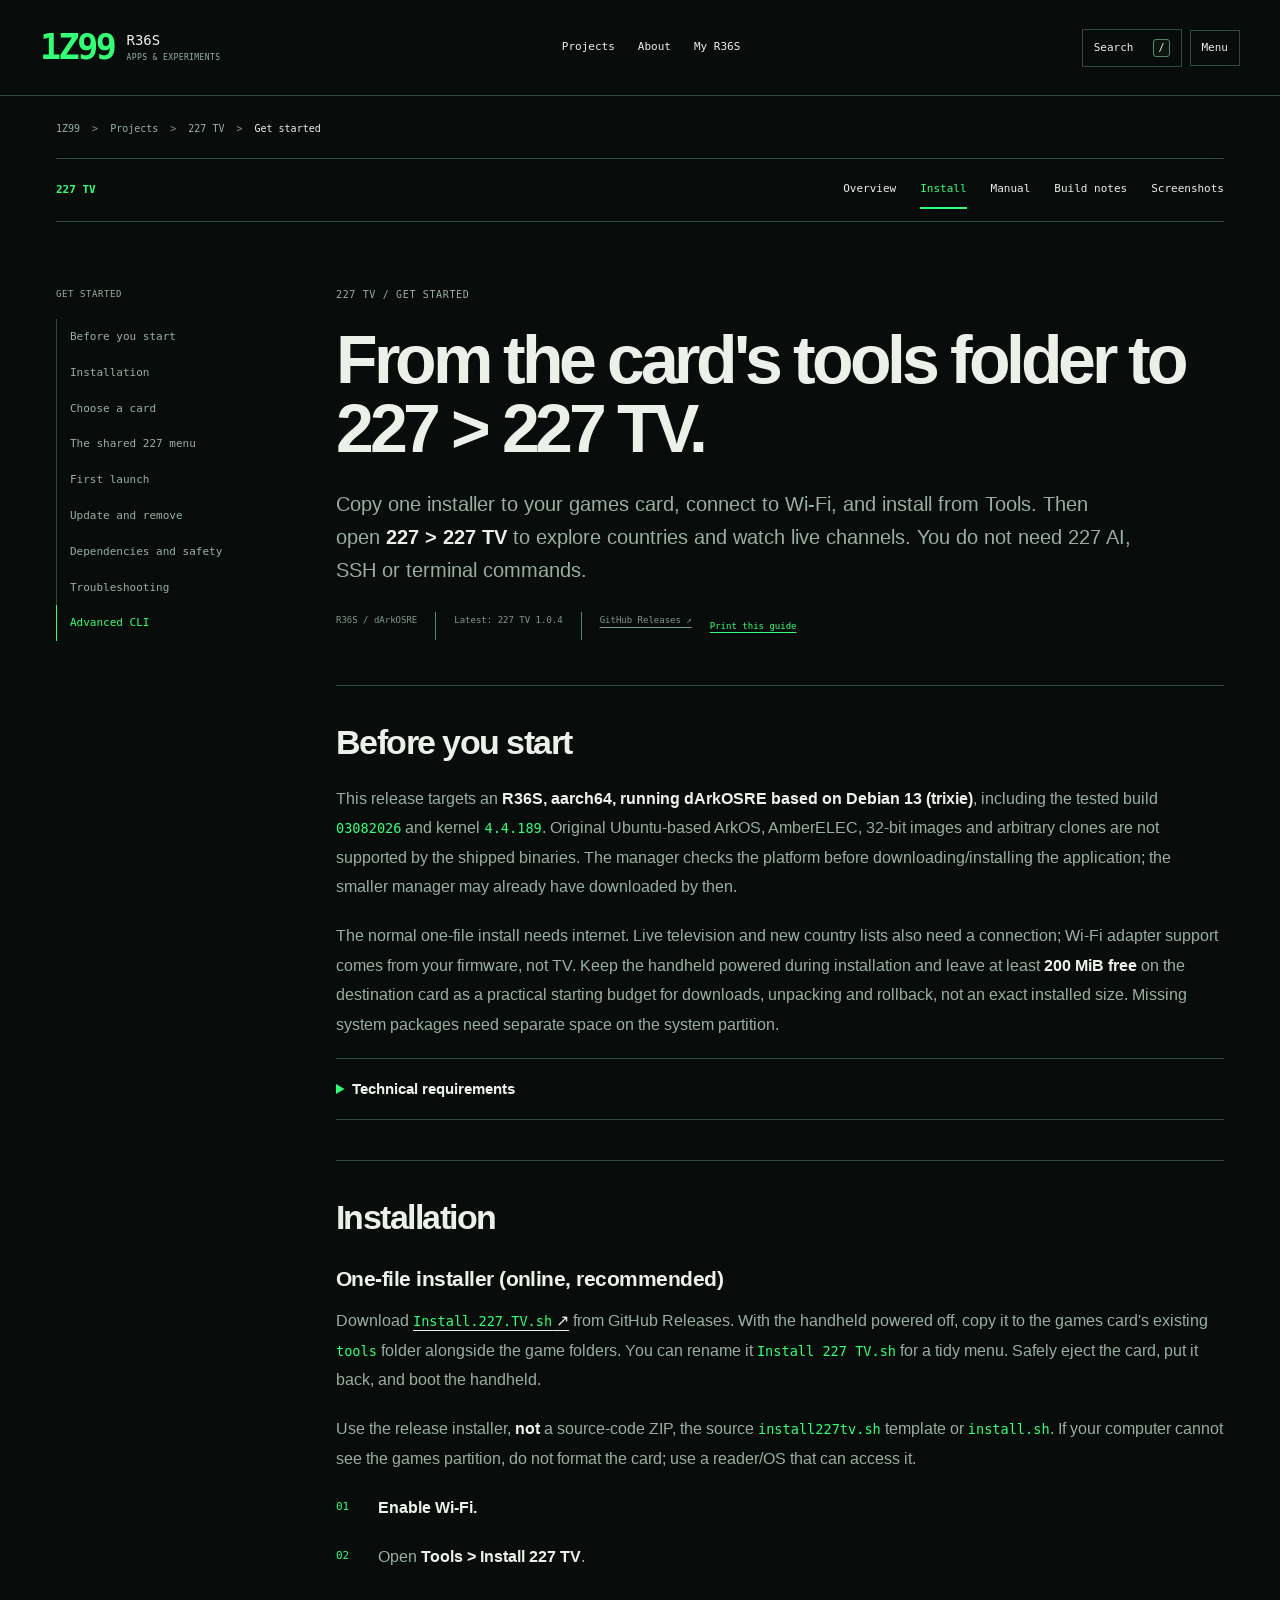
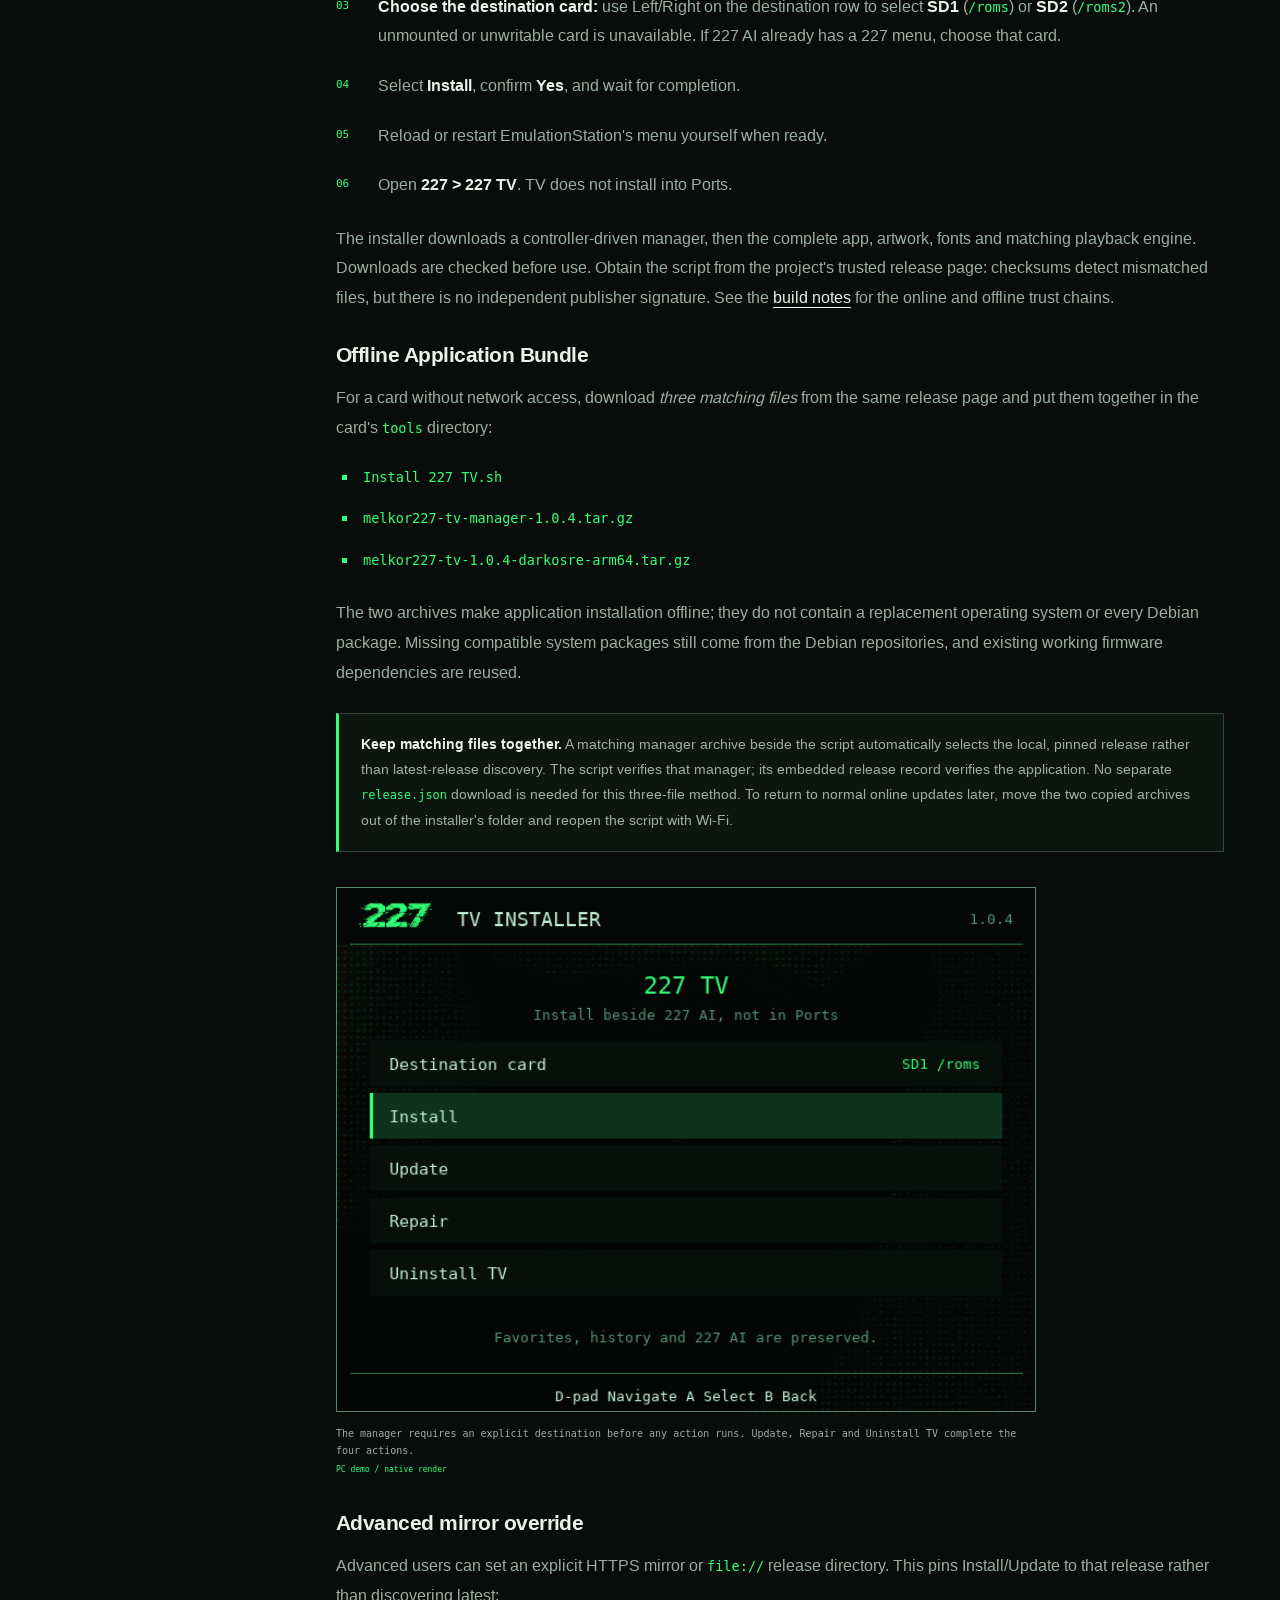
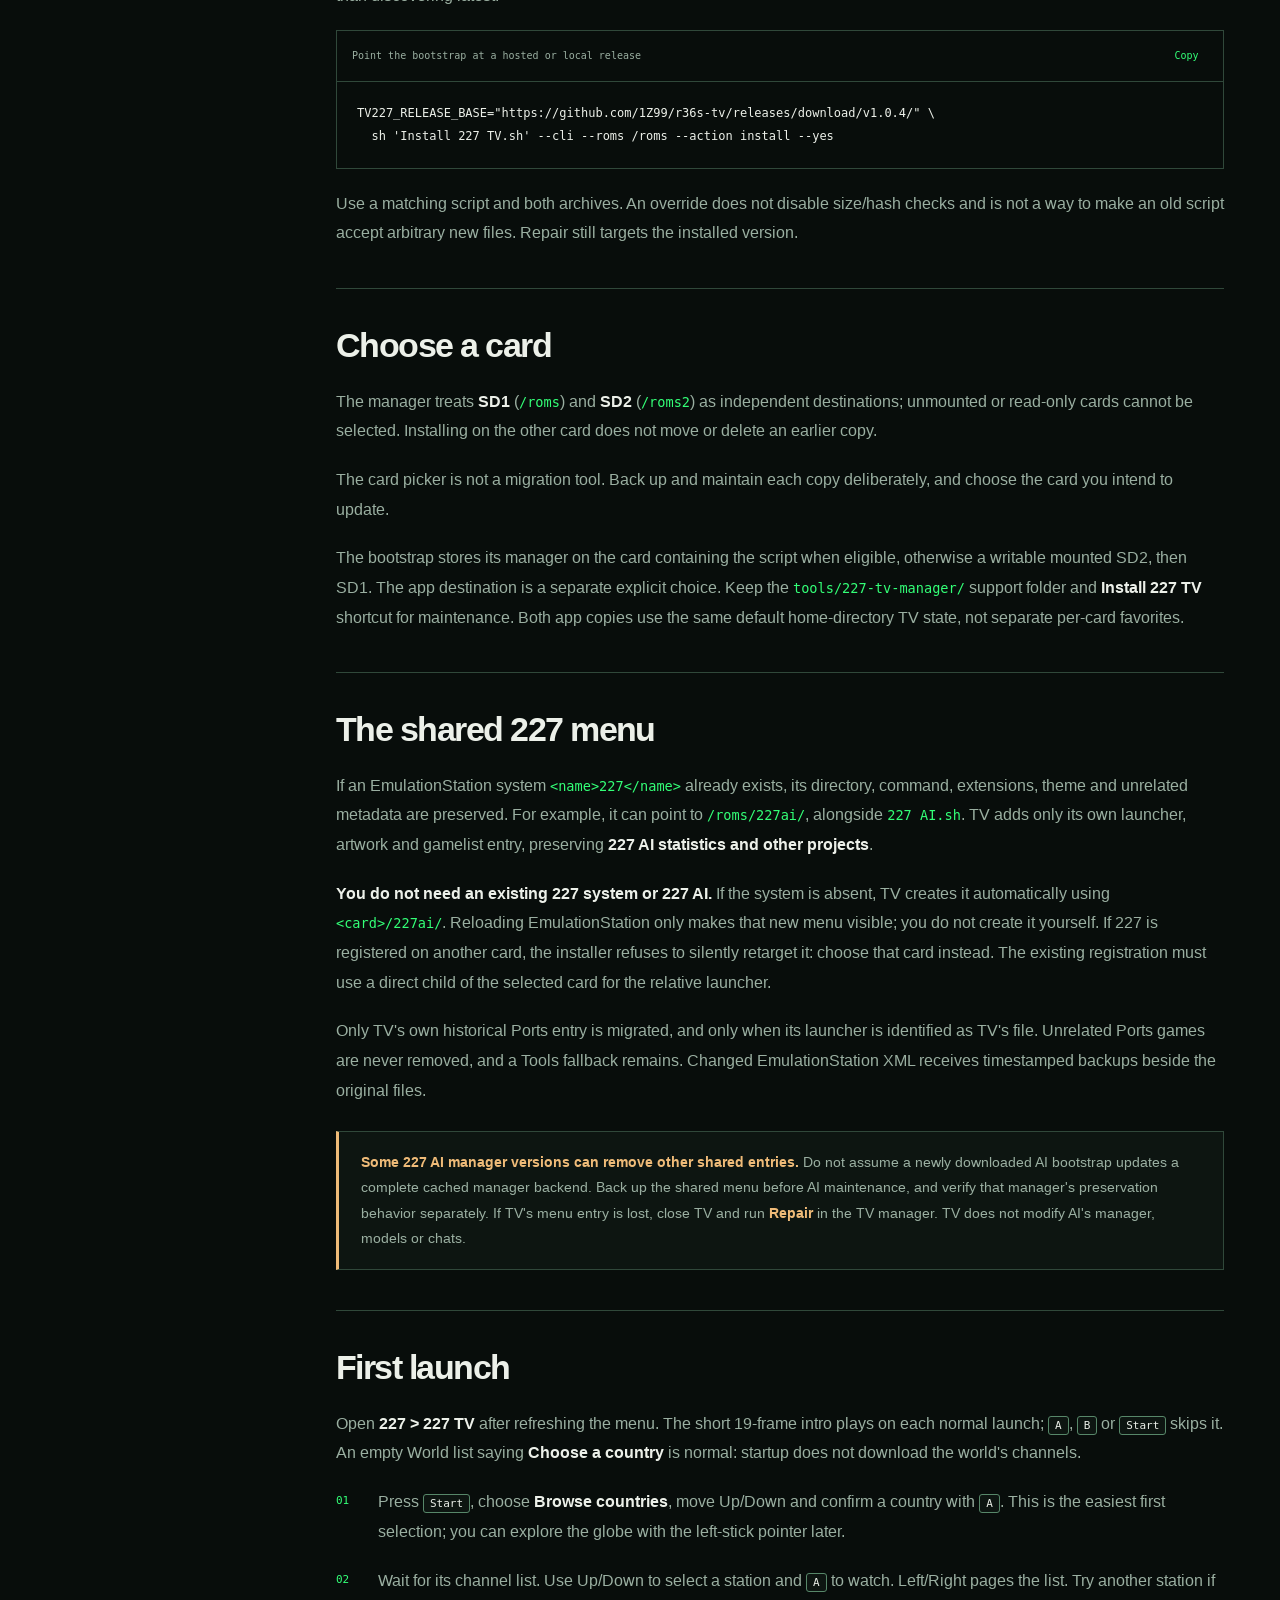
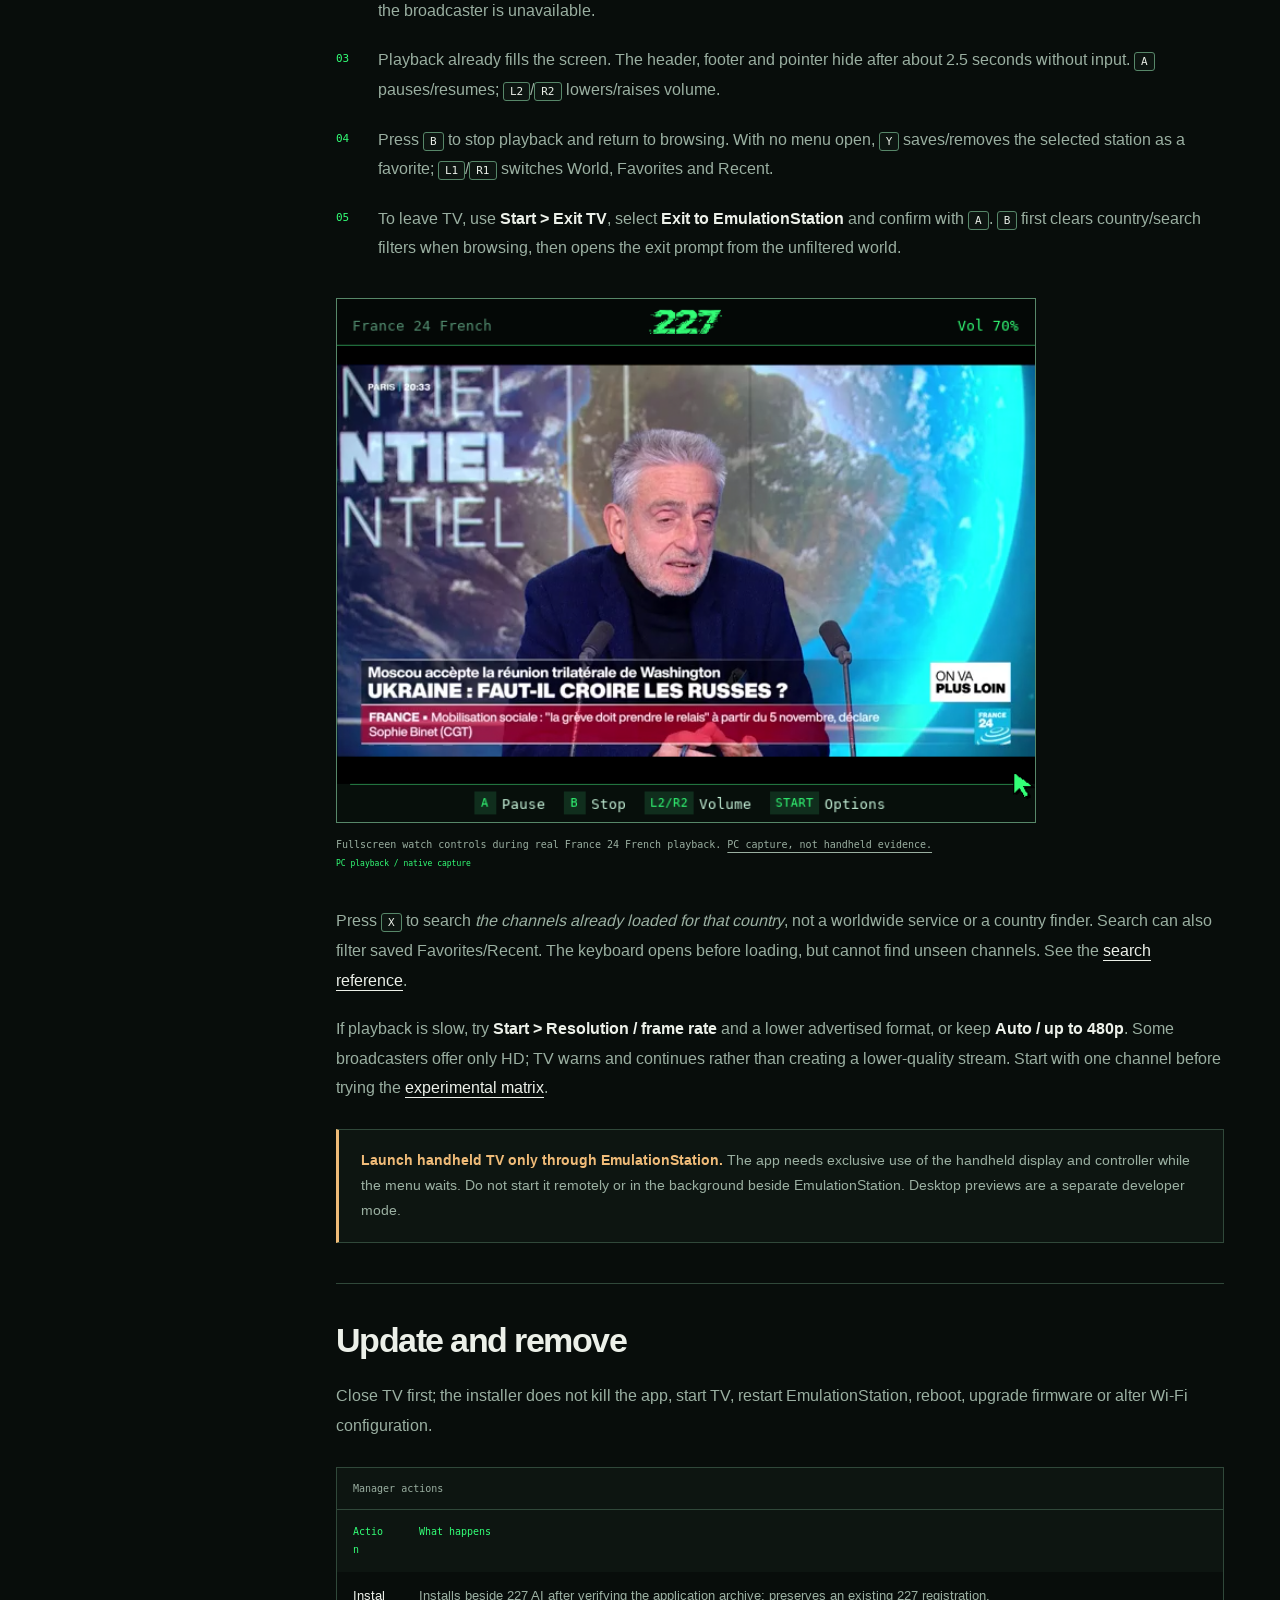
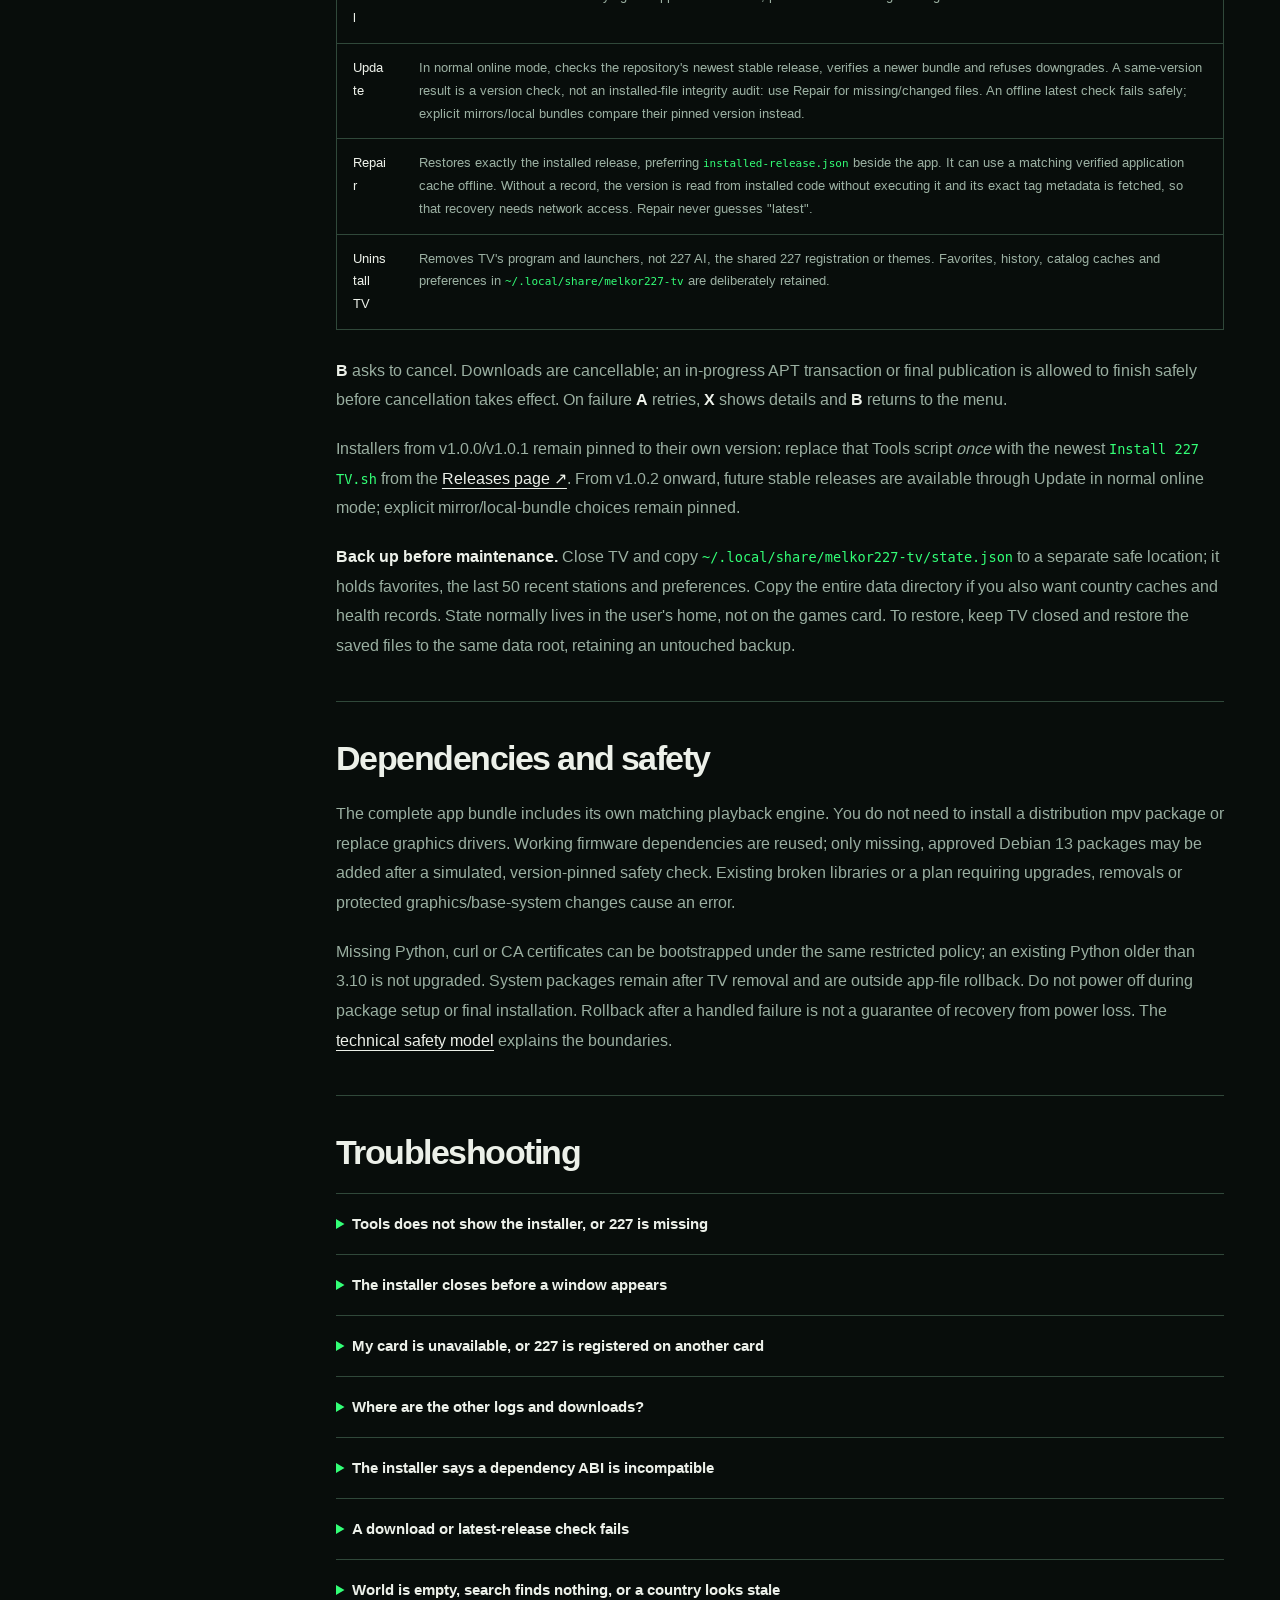
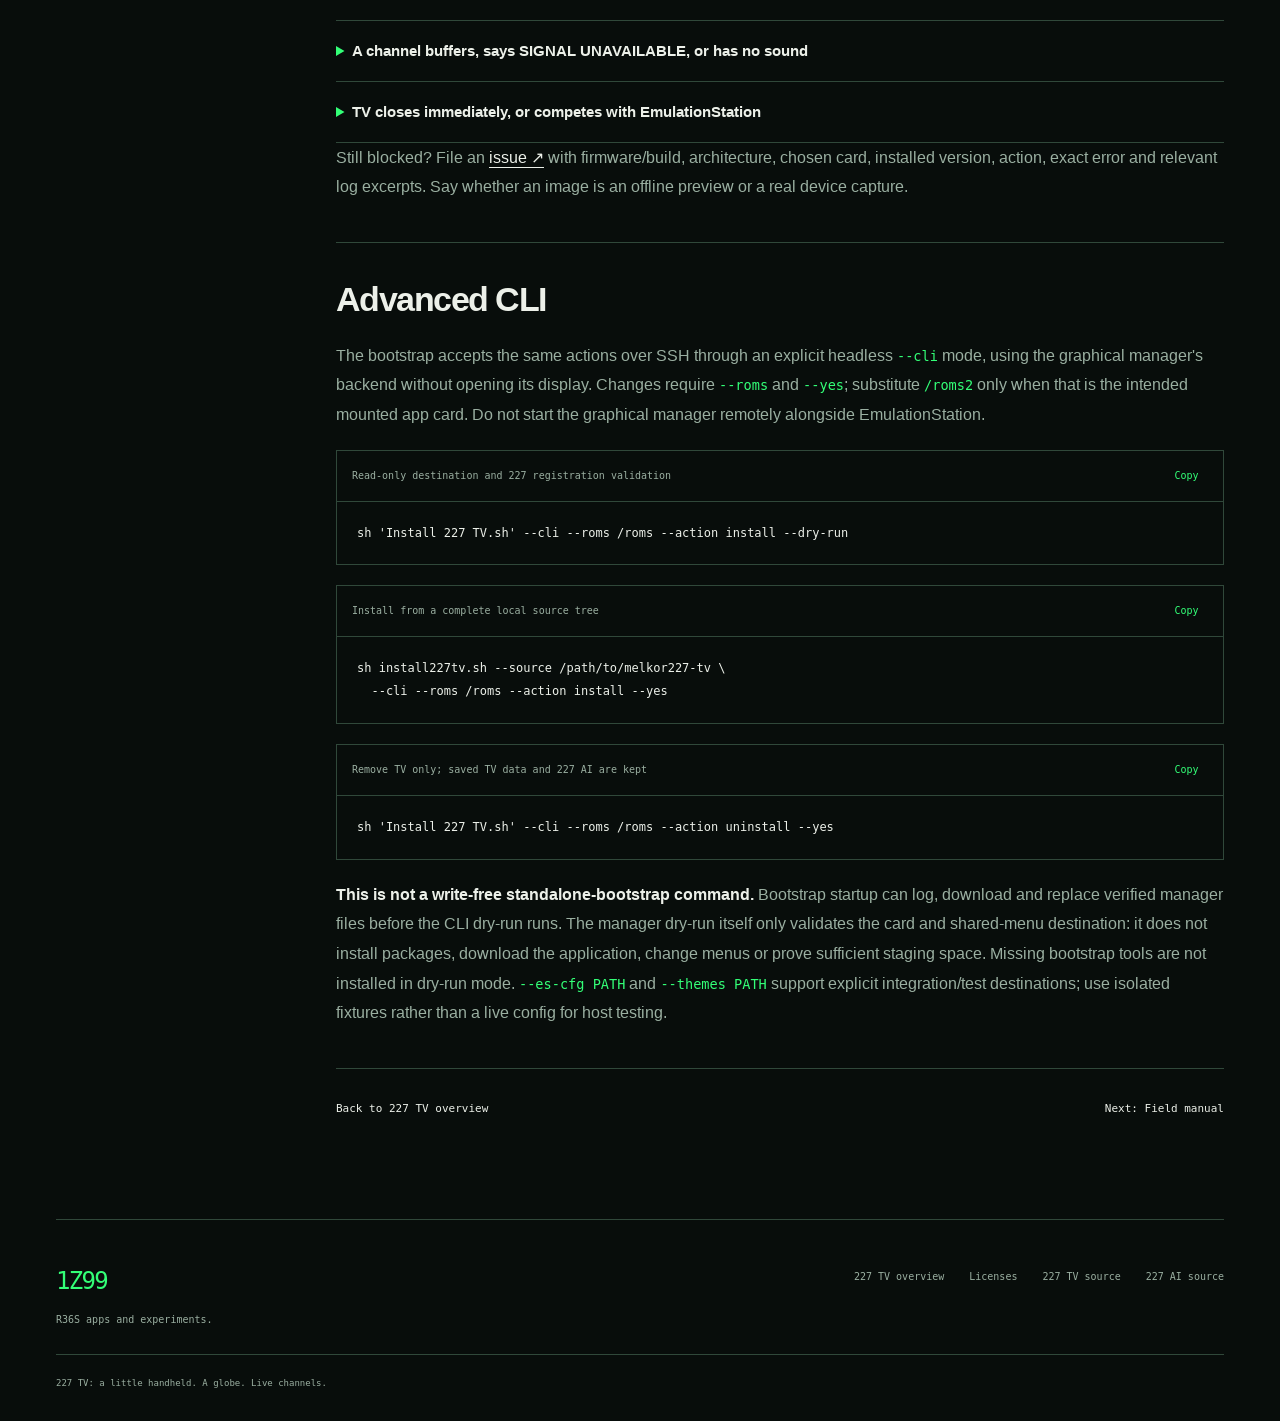
<file: docs/projects/227-tv/guide.html>
<!doctype html>
<html lang="en">
<head>
  <meta charset="utf-8">
  <meta name="viewport" content="width=device-width, initial-scale=1">
  <meta name="theme-color" content="#080d0b">
  <title>Get Started | 227 TV | 1Z99</title>
  <meta name="description" content="Install 227 TV on a supported R36S, choose SD1 or SD2, find your first country and channel, and safely update, repair or remove the app.">
  <link rel="icon" href="../../media/favicon.svg" type="image/svg+xml">
  <link rel="stylesheet" href="../../site.css">
  <script src="../../site.js" defer></script>
</head>
<body data-project="227-tv" data-captures="projects/227-tv/screenshots.json">
  <a class="skip-link" href="#main">Skip to content</a>
  <header class="site-header">
    <a class="brand workshop-brand" href="../../index.html" aria-label="1Z99 home"><span class="brand-number">1Z99</span><span class="brand-suffix">R36S<span>APPS &amp; EXPERIMENTS</span></span></a>
    <nav class="main-nav" id="main-nav" aria-label="Main navigation">
      <a href="../../index.html#projects">Projects</a><a href="../../index.html#about">About</a><a href="../../index.html#device">My R36S</a>
    </nav>
    <div class="header-actions"><button type="button" class="search-trigger" data-search-open aria-label="Search site">Search <kbd>/</kbd></button><button type="button" class="menu-toggle" data-menu-toggle aria-controls="site-menu" aria-expanded="false">Menu</button></div>
  </header>
  <div class="project-context page-width">
    <nav class="breadcrumb" aria-label="Breadcrumb"><ol><li><a href="../../index.html">1Z99</a></li><li><a href="../../index.html#projects">Projects</a></li><li><a href="index.html">227 TV</a></li><li><span aria-current="page">Get started</span></li></ol></nav>
    <nav class="project-nav" aria-label="227 TV navigation"><span class="project-nav-label">227 TV</span><a href="index.html">Overview</a><a href="guide.html" aria-current="page">Install</a><a href="reference.html">Manual</a><a href="development.html">Build notes</a><a href="gallery.html">Screenshots</a></nav>
  </div>
  <main id="main" class="docs-layout">
    <aside class="docs-sidebar">
      <span class="eyebrow">Get Started</span>
      <nav aria-label="On this page">
        <a href="#before-you-start">Before you start</a><a href="#installation">Installation</a><a href="#choose-card">Choose a card</a><a href="#shared-system">The shared 227 menu</a><a href="#first-launch">First launch</a><a href="#update-remove">Update and remove</a><a href="#safety">Dependencies and safety</a><a href="#troubleshooting">Troubleshooting</a><a href="#cli">Advanced CLI</a>
      </nav>
    </aside>
    <article class="docs-article">
      <div class="doc-heading">
        <p class="eyebrow">227 TV / Get Started</p>
        <h1>From the card's tools folder to 227 &gt; 227 TV.</h1>
        <p class="lede">Copy one installer to your games card, connect to Wi-Fi, and install from Tools. Then open <strong>227 &gt; 227 TV</strong> to explore countries and watch live channels. You do not need 227 AI, SSH or terminal commands.</p>
        <div class="doc-meta"><span>R36S / dArkOSRE</span><span>Latest: 227 TV 1.0.4</span><a href="https://github.com/1Z99/r36s-tv/releases">GitHub Releases &#8599;</a></div>
      </div>

      <section id="before-you-start" data-search-section>
        <h2>Before you start</h2>
        <p>This release targets an <strong>R36S, aarch64, running dArkOSRE based on Debian 13 (trixie)</strong>, including the tested build <code>03082026</code> and kernel <code>4.4.189</code>. Original Ubuntu-based ArkOS, AmberELEC, 32-bit images and arbitrary clones are not supported by the shipped binaries. The manager checks the platform before downloading/installing the application; the smaller manager may already have downloaded by then.</p>
        <p>The normal one-file install needs internet. Live television and new country lists also need a connection; Wi-Fi adapter support comes from your firmware, not TV. Keep the handheld powered during installation and leave at least <strong>200 MiB free</strong> on the destination card as a practical starting budget for downloads, unpacking and rollback, not an exact installed size. Missing system packages need separate space on the system partition.</p>
        <details><summary>Technical requirements</summary>
        <ul class="check-list">
          <li>Python 3.10 or newer, plus the firmware's SDL2 and SDL2_ttf libraries.</li>
          <li>Working SDL KMSDRM and Mali drivers on the handheld for display.</li>
          <li>Root or existing noninteractive <code>sudo -n</code> authorization for installation; no password is requested or stored.</li>
          <li>A writable SD card actually mounted at <code>/roms</code> or <code>/roms2</code>.</li>
          <li>Wi-Fi for live streams and for downloading any missing Debian 13 packages.</li>
        </ul>
        </details>
      </section>

      <section id="installation" data-search-section>
        <h2>Installation</h2>
        <h3 id="one-file-installer">One-file installer (online, recommended)</h3>
        <p>Download <a href="https://github.com/1Z99/r36s-tv/releases/latest/download/Install.227.TV.sh"><code>Install.227.TV.sh</code> &#8599;</a> from GitHub Releases. With the handheld powered off, copy it to the games card's existing <code>tools</code> folder alongside the game folders. You can rename it <code>Install 227 TV.sh</code> for a tidy menu. Safely eject the card, put it back, and boot the handheld.</p>
        <p>Use the release installer, <strong>not</strong> a source-code ZIP, the source <code>install227tv.sh</code> template or <code>install.sh</code>. If your computer cannot see the games partition, do not format the card; use a reader/OS that can access it.</p>
        <ol class="steps">
          <li><strong>Enable Wi-Fi.</strong></li>
          <li>Open <strong>Tools &gt; Install 227 TV</strong>.</li>
          <li><strong>Choose the destination card:</strong> use Left/Right on the destination row to select <strong>SD1</strong> (<code>/roms</code>) or <strong>SD2</strong> (<code>/roms2</code>). An unmounted or unwritable card is unavailable. If 227 AI already has a 227 menu, choose that card.</li>
          <li>Select <strong>Install</strong>, confirm <strong>Yes</strong>, and wait for completion.</li>
          <li>Reload or restart EmulationStation's menu yourself when ready.</li>
          <li>Open <strong>227 &gt; 227 TV</strong>. TV does not install into Ports.</li>
        </ol>
        <p>The installer downloads a controller-driven manager, then the complete app, artwork, fonts and matching playback engine. Downloads are checked before use. Obtain the script from the project's trusted release page: checksums detect mismatched files, but there is no independent publisher signature. See the <a href="development.html#safety">build notes</a> for the online and offline trust chains.</p>
        <h3 id="offline-bundle">Offline Application Bundle</h3>
        <p>For a card without network access, download <em>three matching files</em> from the same release page and put them together in the card's <code>tools</code> directory:</p>
        <ul class="check-list">
          <li><code>Install 227 TV.sh</code></li>
          <li><code>melkor227-tv-manager-1.0.4.tar.gz</code></li>
          <li><code>melkor227-tv-1.0.4-darkosre-arm64.tar.gz</code></li>
        </ul>
        <p>The two archives make application installation offline; they do not contain a replacement operating system or every Debian package. Missing compatible system packages still come from the Debian repositories, and existing working firmware dependencies are reused.</p>
        <div class="callout note"><p><strong>Keep matching files together.</strong> A matching manager archive beside the script automatically selects the local, pinned release rather than latest-release discovery. The script verifies that manager; its embedded release record verifies the application. No separate <code>release.json</code> download is needed for this three-file method. To return to normal online updates later, move the two copied archives out of the installer's folder and reopen the script with Wi-Fi.</p></div>
        <figure class="shot" data-shot="installer"><div class="shot-placeholder"><span class="shot-code">INSTALLER / PC PREVIEW</span><strong>Choose the destination card</strong><p>Offline render of the real 1.0.4 manager home screen. Nothing is installed.</p><span class="shot-aspect">640 x 480 / 4:3</span></div><figcaption>The manager requires an explicit destination before any action runs. Update, Repair and Uninstall TV complete the four actions.</figcaption></figure>
        <h3 id="advanced-mirror">Advanced mirror override</h3>
        <p>Advanced users can set an explicit HTTPS mirror or <code>file://</code> release directory. This pins Install/Update to that release rather than discovering latest:</p>
        <div class="code-block"><div class="code-heading"><span>Point the bootstrap at a hosted or local release</span><button type="button" data-copy>Copy</button></div><pre><code>TV227_RELEASE_BASE="https://github.com/1Z99/r36s-tv/releases/download/v1.0.4/" \
  sh 'Install 227 TV.sh' --cli --roms /roms --action install --yes</code></pre></div>
        <p>Use a matching script and both archives. An override does not disable size/hash checks and is not a way to make an old script accept arbitrary new files. Repair still targets the installed version.</p>
      </section>

      <section id="choose-card" data-search-section>
        <h2>Choose a card</h2>
        <p>The manager treats <strong>SD1</strong> (<code>/roms</code>) and <strong>SD2</strong> (<code>/roms2</code>) as independent destinations; unmounted or read-only cards cannot be selected. Installing on the other card does not move or delete an earlier copy.</p>
        <p>The card picker is not a migration tool. Back up and maintain each copy deliberately, and choose the card you intend to update.</p>
        <p>The bootstrap stores its manager on the card containing the script when eligible, otherwise a writable mounted SD2, then SD1. The app destination is a separate explicit choice. Keep the <code>tools/227-tv-manager/</code> support folder and <strong>Install 227 TV</strong> shortcut for maintenance. Both app copies use the same default home-directory TV state, not separate per-card favorites.</p>
      </section>

      <section id="shared-system" data-search-section>
        <h2>The shared 227 menu</h2>
        <p>If an EmulationStation system <code>&lt;name&gt;227&lt;/name&gt;</code> already exists, its directory, command, extensions, theme and unrelated metadata are preserved. For example, it can point to <code>/roms/227ai/</code>, alongside <code>227 AI.sh</code>. TV adds only its own launcher, artwork and gamelist entry, preserving <strong>227 AI statistics and other projects</strong>.</p>
        <p><strong>You do not need an existing 227 system or 227 AI.</strong> If the system is absent, TV creates it automatically using <code>&lt;card&gt;/227ai/</code>. Reloading EmulationStation only makes that new menu visible; you do not create it yourself. If 227 is registered on another card, the installer refuses to silently retarget it: choose that card instead. The existing registration must use a direct child of the selected card for the relative launcher.</p>
        <p>Only TV's own historical Ports entry is migrated, and only when its launcher is identified as TV's file. Unrelated Ports games are never removed, and a Tools fallback remains. Changed EmulationStation XML receives timestamped backups beside the original files.</p>
        <div class="callout warning"><p><strong>Some 227 AI manager versions can remove other shared entries.</strong> Do not assume a newly downloaded AI bootstrap updates a complete cached manager backend. Back up the shared menu before AI maintenance, and verify that manager's preservation behavior separately. If TV's menu entry is lost, close TV and run <strong>Repair</strong> in the TV manager. TV does not modify AI's manager, models or chats.</p></div>
      </section>

      <section id="first-launch" data-search-section>
        <h2>First launch</h2>
        <p>Open <strong>227 &gt; 227 TV</strong> after refreshing the menu. The short 19-frame intro plays on each normal launch; <kbd>A</kbd>, <kbd>B</kbd> or <kbd>Start</kbd> skips it. An empty World list saying <strong>Choose a country</strong> is normal: startup does not download the world's channels.</p>
        <ol class="steps">
          <li>Press <kbd>Start</kbd>, choose <strong>Browse countries</strong>, move Up/Down and confirm a country with <kbd>A</kbd>. This is the easiest first selection; you can explore the globe with the left-stick pointer later.</li>
          <li>Wait for its channel list. Use Up/Down to select a station and <kbd>A</kbd> to watch. Left/Right pages the list. Try another station if the broadcaster is unavailable.</li>
          <li>Playback already fills the screen. The header, footer and pointer hide after about 2.5 seconds without input. <kbd>A</kbd> pauses/resumes; <kbd>L2</kbd>/<kbd>R2</kbd> lowers/raises volume.</li>
          <li>Press <kbd>B</kbd> to stop playback and return to browsing. With no menu open, <kbd>Y</kbd> saves/removes the selected station as a favorite; <kbd>L1</kbd>/<kbd>R1</kbd> switches World, Favorites and Recent.</li>
          <li>To leave TV, use <strong>Start &gt; Exit TV</strong>, select <strong>Exit to EmulationStation</strong> and confirm with <kbd>A</kbd>. <kbd>B</kbd> first clears country/search filters when browsing, then opens the exit prompt from the unfiltered world.</li>
        </ol>
        <figure class="shot" data-shot="watch"><div class="shot-placeholder"><span class="shot-code">227 TV / PC PLAYBACK CAPTURE</span><strong>Fullscreen watch view</strong><p>France 24 French playing in the native app on a PC.</p><span class="shot-aspect">640 x 480 / 4:3</span></div><figcaption>Fullscreen watch controls during real France 24 French playback. <a href="gallery.html#capture-plan">PC capture, not handheld evidence.</a></figcaption></figure>
        <p>Press <kbd>X</kbd> to search <em>the channels already loaded for that country</em>, not a worldwide service or a country finder. Search can also filter saved Favorites/Recent. The keyboard opens before loading, but cannot find unseen channels. See the <a href="reference.html#search">search reference</a>.</p>
        <p>If playback is slow, try <strong>Start &gt; Resolution / frame rate</strong> and a lower advertised format, or keep <strong>Auto / up to 480p</strong>. Some broadcasters offer only HD; TV warns and continues rather than creating a lower-quality stream. Start with one channel before trying the <a href="reference.html#tabs">experimental matrix</a>.</p>
        <div class="callout warning"><p><strong>Launch handheld TV only through EmulationStation.</strong> The app needs exclusive use of the handheld display and controller while the menu waits. Do not start it remotely or in the background beside EmulationStation. Desktop previews are a separate developer mode.</p></div>
      </section>

      <section id="update-remove" data-search-section>
        <h2>Update and remove</h2>
        <p>Close TV first; the installer does not kill the app, start TV, restart EmulationStation, reboot, upgrade firmware or alter Wi-Fi configuration.</p>
        <div class="table-wrap"><table><caption>Manager actions</caption><thead><tr><th scope="col">Action</th><th scope="col">What happens</th></tr></thead><tbody>
          <tr><th scope="row">Install</th><td>Installs beside 227 AI after verifying the application archive; preserves an existing 227 registration.</td></tr>
          <tr><th scope="row">Update</th><td>In normal online mode, checks the repository's newest stable release, verifies a newer bundle and refuses downgrades. A same-version result is a version check, not an installed-file integrity audit: use Repair for missing/changed files. An offline latest check fails safely; explicit mirrors/local bundles compare their pinned version instead.</td></tr>
          <tr><th scope="row">Repair</th><td>Restores exactly the installed release, preferring <code>installed-release.json</code> beside the app. It can use a matching verified application cache offline. Without a record, the version is read from installed code without executing it and its exact tag metadata is fetched, so that recovery needs network access. Repair never guesses "latest".</td></tr>
          <tr><th scope="row">Uninstall TV</th><td>Removes TV's program and launchers, not 227 AI, the shared 227 registration or themes. Favorites, history, catalog caches and preferences in <code>~/.local/share/melkor227-tv</code> are deliberately retained.</td></tr>
        </tbody></table></div>
        <p><strong>B</strong> asks to cancel. Downloads are cancellable; an in-progress APT transaction or final publication is allowed to finish safely before cancellation takes effect. On failure <strong>A</strong> retries, <strong>X</strong> shows details and <strong>B</strong> returns to the menu.</p>
        <p>Installers from v1.0.0/v1.0.1 remain pinned to their own version: replace that Tools script <em>once</em> with the newest <code>Install 227 TV.sh</code> from the <a href="https://github.com/1Z99/r36s-tv/releases">Releases page &#8599;</a>. From v1.0.2 onward, future stable releases are available through Update in normal online mode; explicit mirror/local-bundle choices remain pinned.</p>
        <p><strong>Back up before maintenance.</strong> Close TV and copy <code>~/.local/share/melkor227-tv/state.json</code> to a separate safe location; it holds favorites, the last 50 recent stations and preferences. Copy the entire data directory if you also want country caches and health records. State normally lives in the user's home, not on the games card. To restore, keep TV closed and restore the saved files to the same data root, retaining an untouched backup.</p>
      </section>

      <section id="safety" data-search-section>
        <h2>Dependencies and safety</h2>
        <p>The complete app bundle includes its own matching playback engine. You do not need to install a distribution mpv package or replace graphics drivers. Working firmware dependencies are reused; only missing, approved Debian 13 packages may be added after a simulated, version-pinned safety check. Existing broken libraries or a plan requiring upgrades, removals or protected graphics/base-system changes cause an error.</p>
        <p>Missing Python, curl or CA certificates can be bootstrapped under the same restricted policy; an existing Python older than 3.10 is not upgraded. System packages remain after TV removal and are outside app-file rollback. Do not power off during package setup or final installation. Rollback after a handled failure is not a guarantee of recovery from power loss. The <a href="development.html#safety">technical safety model</a> explains the boundaries.</p>
      </section>

      <section id="troubleshooting" data-search-section>
        <h2>Troubleshooting</h2>
        <details><summary>Tools does not show the installer, or 227 is missing</summary><p>Check that the release script is in the games card's existing <code>tools</code> folder and ends in <code>.sh</code>, then reload the menu. A scraped-games-only filter can hide an unregistered script. After successful installation, reload/restart EmulationStation; if TV is still missing, choose its installed card and run Repair. Existing shared 227 directories are preserved, so the path need not literally be <code>227ai/</code>.</p></details>
        <details><summary>The installer closes before a window appears</summary><p>Inspect <code>~/.local/state/melkor227-tv/bootstrap.log</code> (or <code>$XDG_STATE_HOME/melkor227-tv/bootstrap.log</code> when overridden). This records early download, Python, platform and pre-display failures. A text error dialog is only available with a usable terminal and dialog utility. Check network access, supported firmware and existing noninteractive sudo authorization; relaunch after correcting the reported error.</p></details>
        <details><summary>My card is unavailable, or 227 is registered on another card</summary><p>The card must actually be mounted at <code>/roms</code> or <code>/roms2</code>, writable and not redirected by a symlink. Do not create a directory to imitate an absent card or format it to fix this. If 227 already points at the other card, choose that card: TV refuses to silently move the shared menu.</p></details>
        <details><summary>Where are the other logs and downloads?</summary><p>The graphical manager log is <code>~/.local/state/melkor227-tv/installer.log</code>; the launcher appends to <code>~/.local/share/melkor227-tv/app.log</code> (under <code>TV227_DATA</code> if overridden). Application archives cache on the selected app card at <code>tools/227-tv-manager/cache</code>; manager archives cache on the bootstrap's Tools card at <code>tools/.227-tv-downloads</code>. Review logs for private URLs and paths before sharing.</p></details>
        <details><summary>The installer says a dependency ABI is incompatible</summary><p>Use matching firmware or rebuild the runtime against the tested recipe. Do not replace Mali/GBM libraries or install foreign distribution packages.</p></details>
        <details><summary>A download or latest-release check fails</summary><p>Check Wi-Fi, free card/root-partition space and the exact error. In the manager, <kbd>X</kbd> opens failure details and <kbd>A</kbd> retries. For offline files, use the matching script and two archives from one release. Never bypass a checksum mismatch. Offline Repair needs its installed-release record and matching cached application archive; the bootstrap also needs a verified cached manager. A first-ever one-file launch cannot work offline without the three-file bundle.</p></details>
        <details><summary>World is empty, search finds nothing, or a country looks stale</summary><p>Open <strong>Start &gt; Browse countries</strong> first, and wait for loading. Search only filters the selected country's loaded channels or saved Favorites/Recent; it does not fetch worldwide results. Clear a search with the keyboard's CLEAR then FIND. Country/query filters also apply to Favorites/Recent; use <strong>World / clear filters</strong> before switching tabs to see all saved entries. Try <strong>Refresh selected country</strong> online; a failed fetch can retain an older country cache, and some countries have no playlist.</p></details>
        <details><summary>A channel buffers, says SIGNAL UNAVAILABLE, or has no sound</summary><p>Try another channel to distinguish a broadcaster/region problem from a connection problem. Reopen the station after checking Wi-Fi. For slow video, choose a lower advertised quality; Auto cannot manufacture SD from an HD-only broadcast. Press <kbd>A</kbd> if paused and raise volume with <kbd>R2</kbd>; in matrix mode, focus a populated cell to hear it. Recheck station health tests HTTP reachability, not working video or audio.</p></details>
        <details><summary>TV closes immediately, or competes with EmulationStation</summary><p>Read <code>app.log</code> for a duplicate launch, missing runtime, invalid JSON or display-ownership error. Launch from <strong>227 &gt; 227 TV</strong> or its Tools fallback, never a parallel remote/background process. If a normal menu launch still competes, stop testing and report it rather than disabling the guard; multiple sessions can also cause conflicts. Close TV before Repair. Back up malformed state before attempting recovery; do not delete favorites as a first troubleshooting step.</p></details>
        <p>Still blocked? File an <a href="https://github.com/1Z99/r36s-tv/issues">issue &#8599;</a> with firmware/build, architecture, chosen card, installed version, action, exact error and relevant log excerpts. Say whether an image is an offline preview or a real device capture.</p>
      </section>

      <section id="cli" data-search-section>
        <h2>Advanced CLI</h2>
        <p>The bootstrap accepts the same actions over SSH through an explicit headless <code>--cli</code> mode, using the graphical manager's backend without opening its display. Changes require <code>--roms</code> and <code>--yes</code>; substitute <code>/roms2</code> only when that is the intended mounted app card. Do not start the graphical manager remotely alongside EmulationStation.</p>
        <div class="code-block"><div class="code-heading"><span>Read-only destination and 227 registration validation</span><button type="button" data-copy>Copy</button></div><pre><code>sh 'Install 227 TV.sh' --cli --roms /roms --action install --dry-run</code></pre></div>
        <div class="code-block"><div class="code-heading"><span>Install from a complete local source tree</span><button type="button" data-copy>Copy</button></div><pre><code>sh install227tv.sh --source /path/to/melkor227-tv \
  --cli --roms /roms --action install --yes</code></pre></div>
        <div class="code-block"><div class="code-heading"><span>Remove TV only; saved TV data and 227 AI are kept</span><button type="button" data-copy>Copy</button></div><pre><code>sh 'Install 227 TV.sh' --cli --roms /roms --action uninstall --yes</code></pre></div>
        <p><strong>This is not a write-free standalone-bootstrap command.</strong> Bootstrap startup can log, download and replace verified manager files before the CLI dry-run runs. The manager dry-run itself only validates the card and shared-menu destination: it does not install packages, download the application, change menus or prove sufficient staging space. Missing bootstrap tools are not installed in dry-run mode. <code>--es-cfg PATH</code> and <code>--themes PATH</code> support explicit integration/test destinations; use isolated fixtures rather than a live config for host testing.</p>
      </section>
      <nav class="doc-pagination" aria-label="Documentation pages"><a href="index.html">Back to 227 TV overview</a><a href="reference.html">Next: Field manual</a></nav>
    </article>
  </main>
  <footer class="site-footer"><div><a class="footer-brand" href="../../index.html">1Z99</a><p>R36S apps and experiments.</p></div><nav aria-label="227 TV links"><a href="index.html">227 TV overview</a><a href="reference.html#licenses">Licenses</a><a href="https://github.com/1Z99/r36s-tv">227 TV source</a><a href="https://github.com/1Z99/project-ai-r36s">227 AI source</a></nav><p class="footer-note">227 TV: a little handheld. A globe. Live channels.</p></footer>
</body>
</html>
</file>
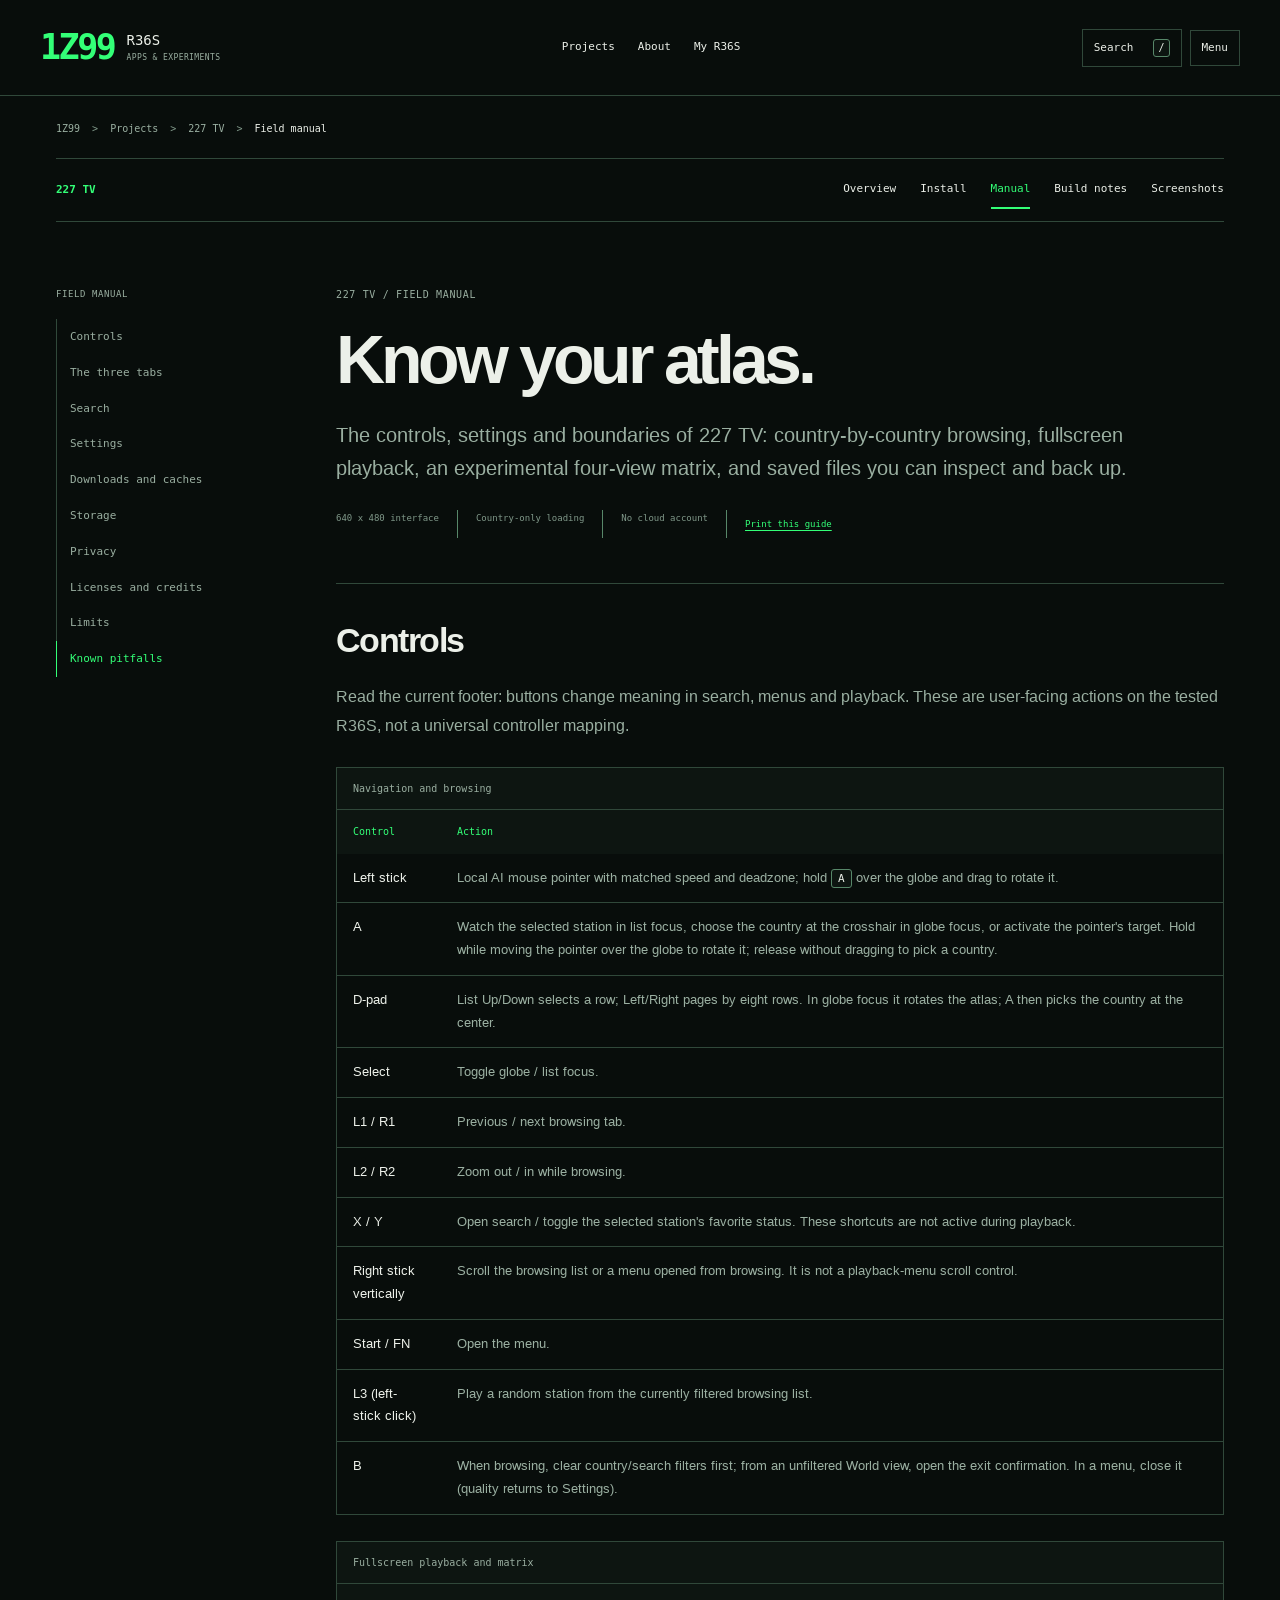
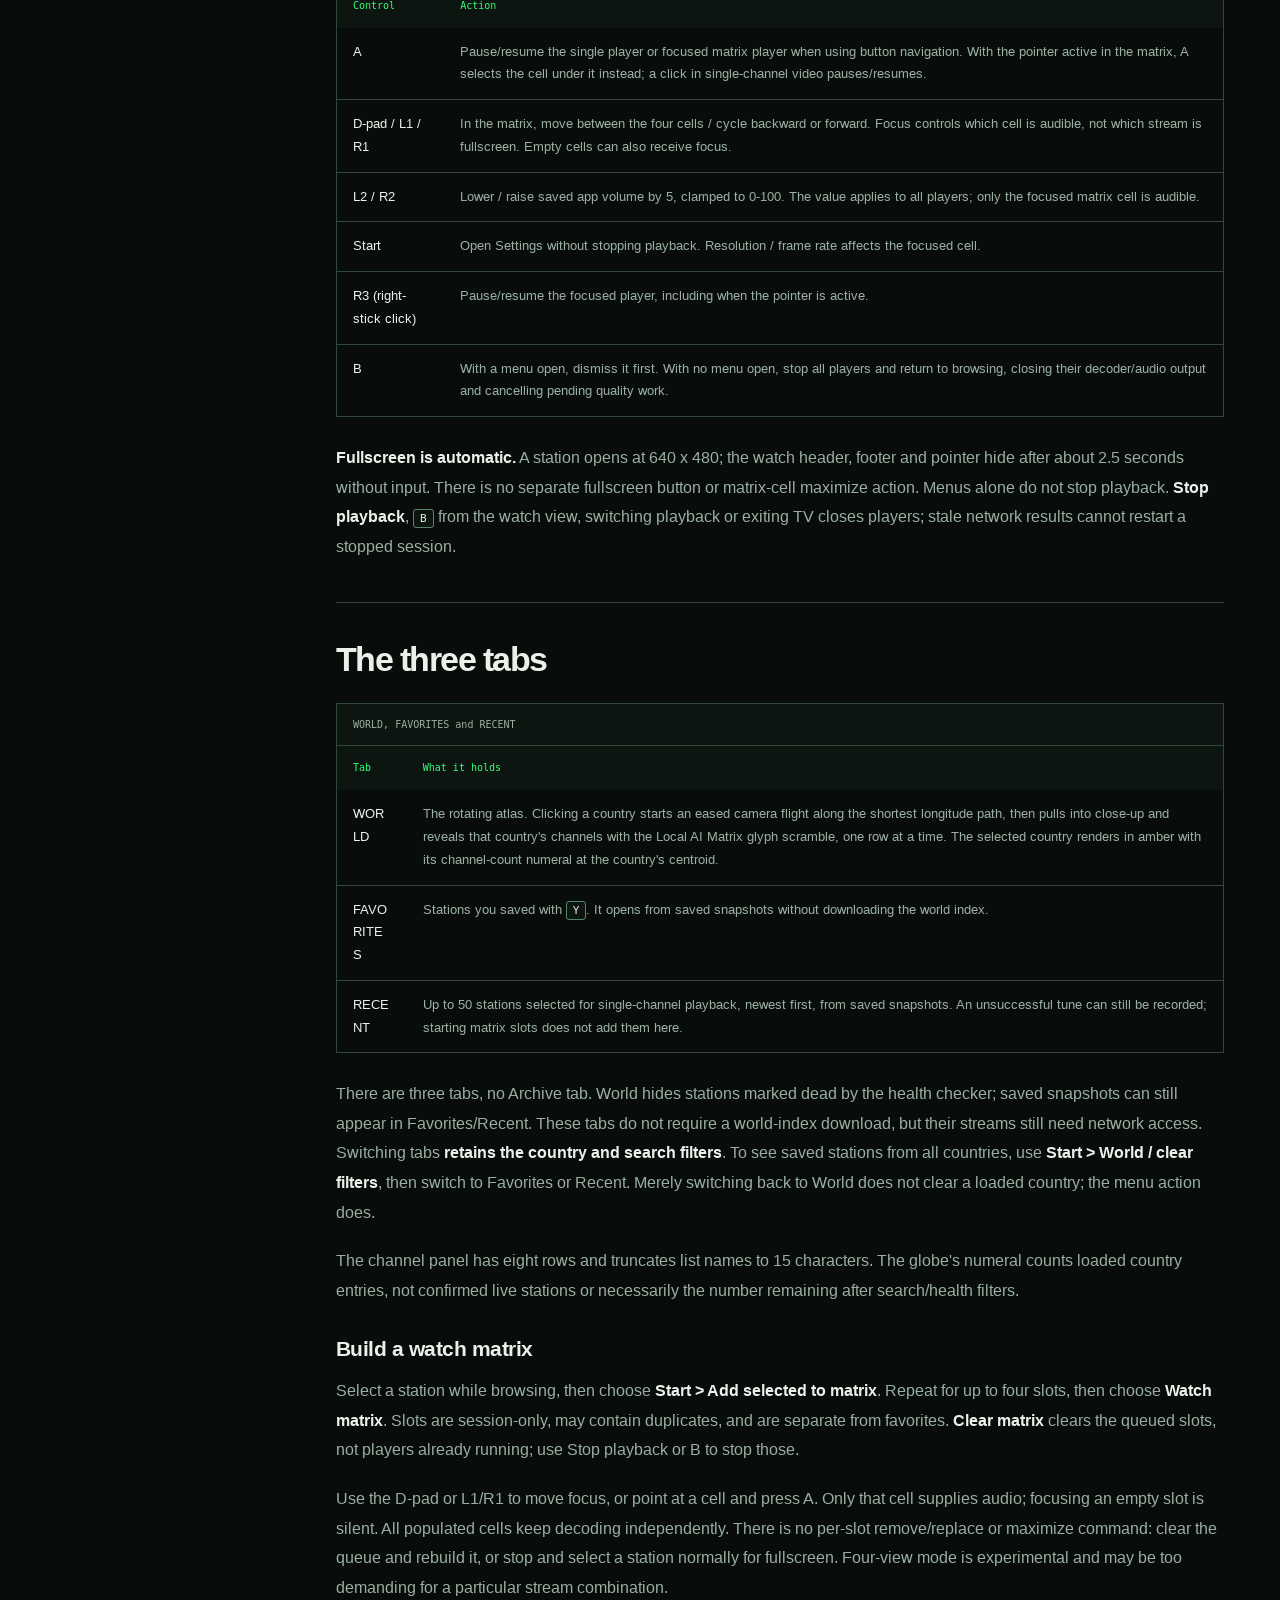
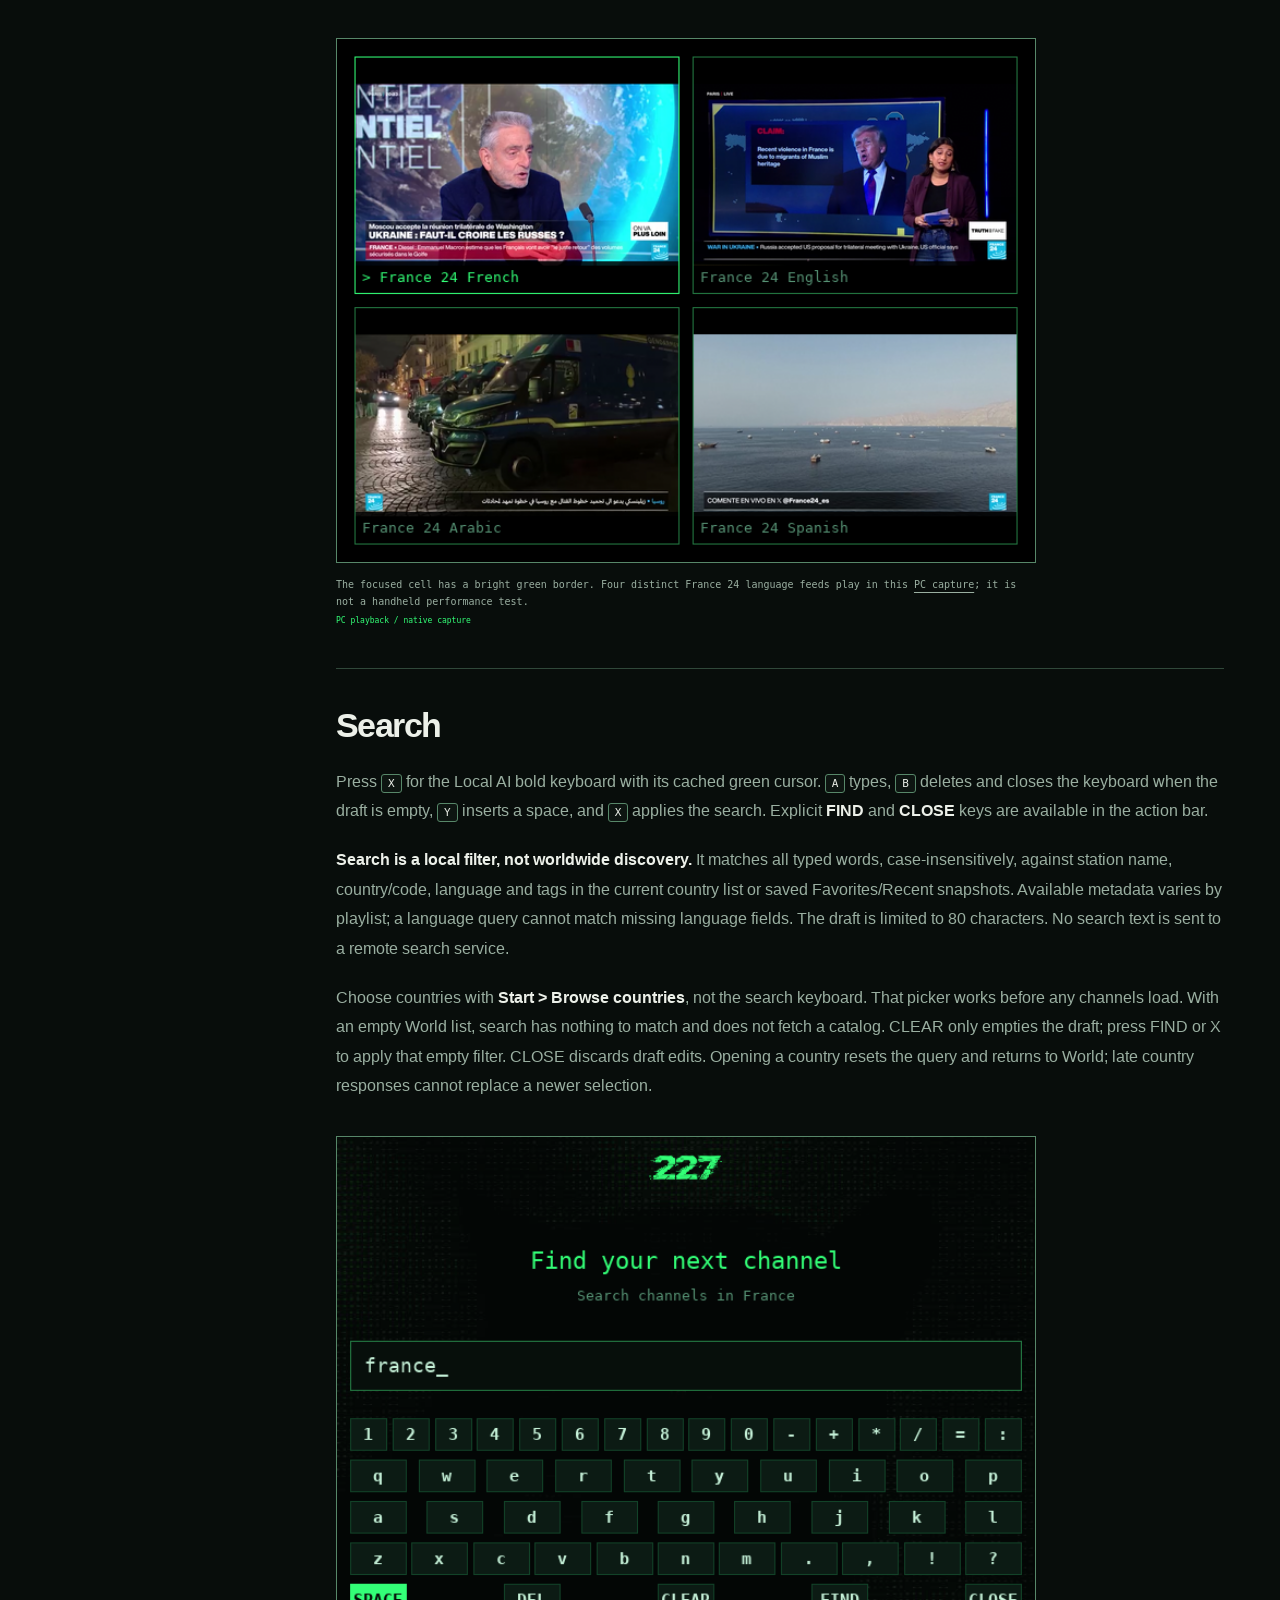
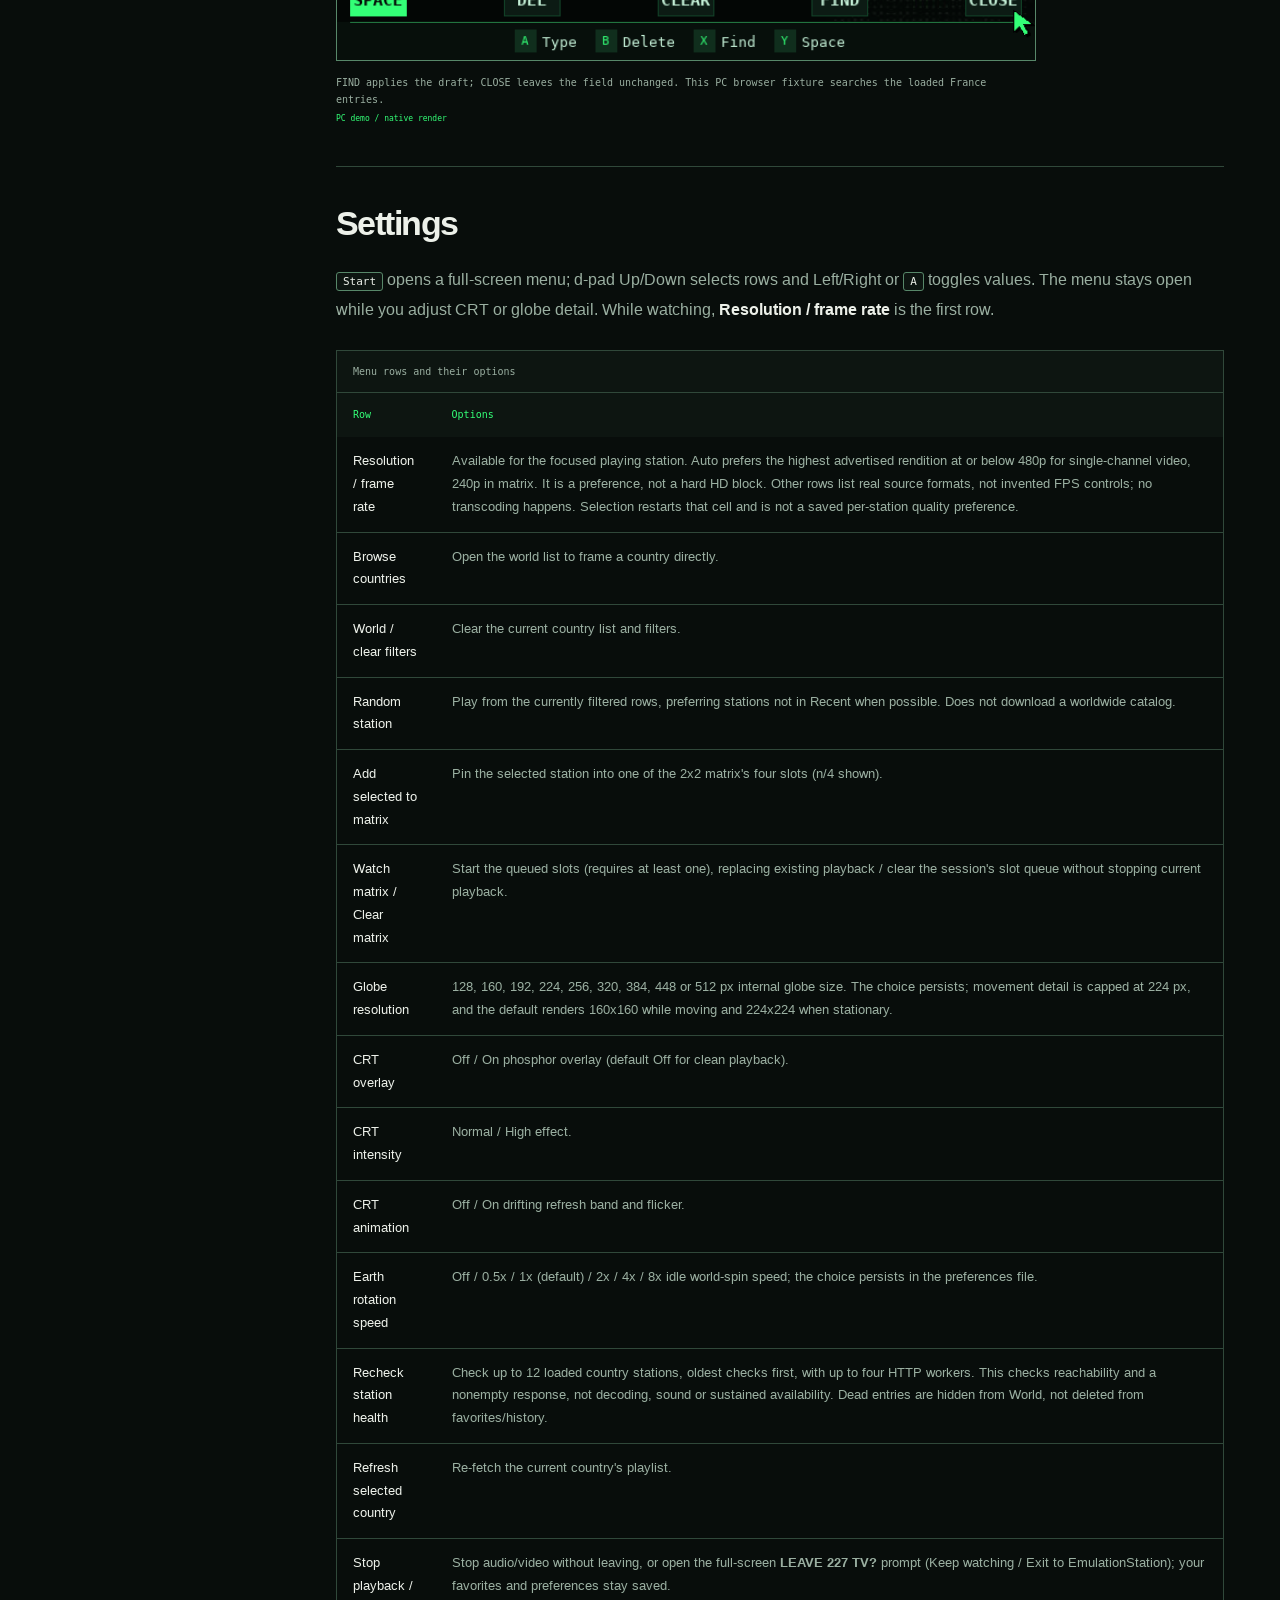
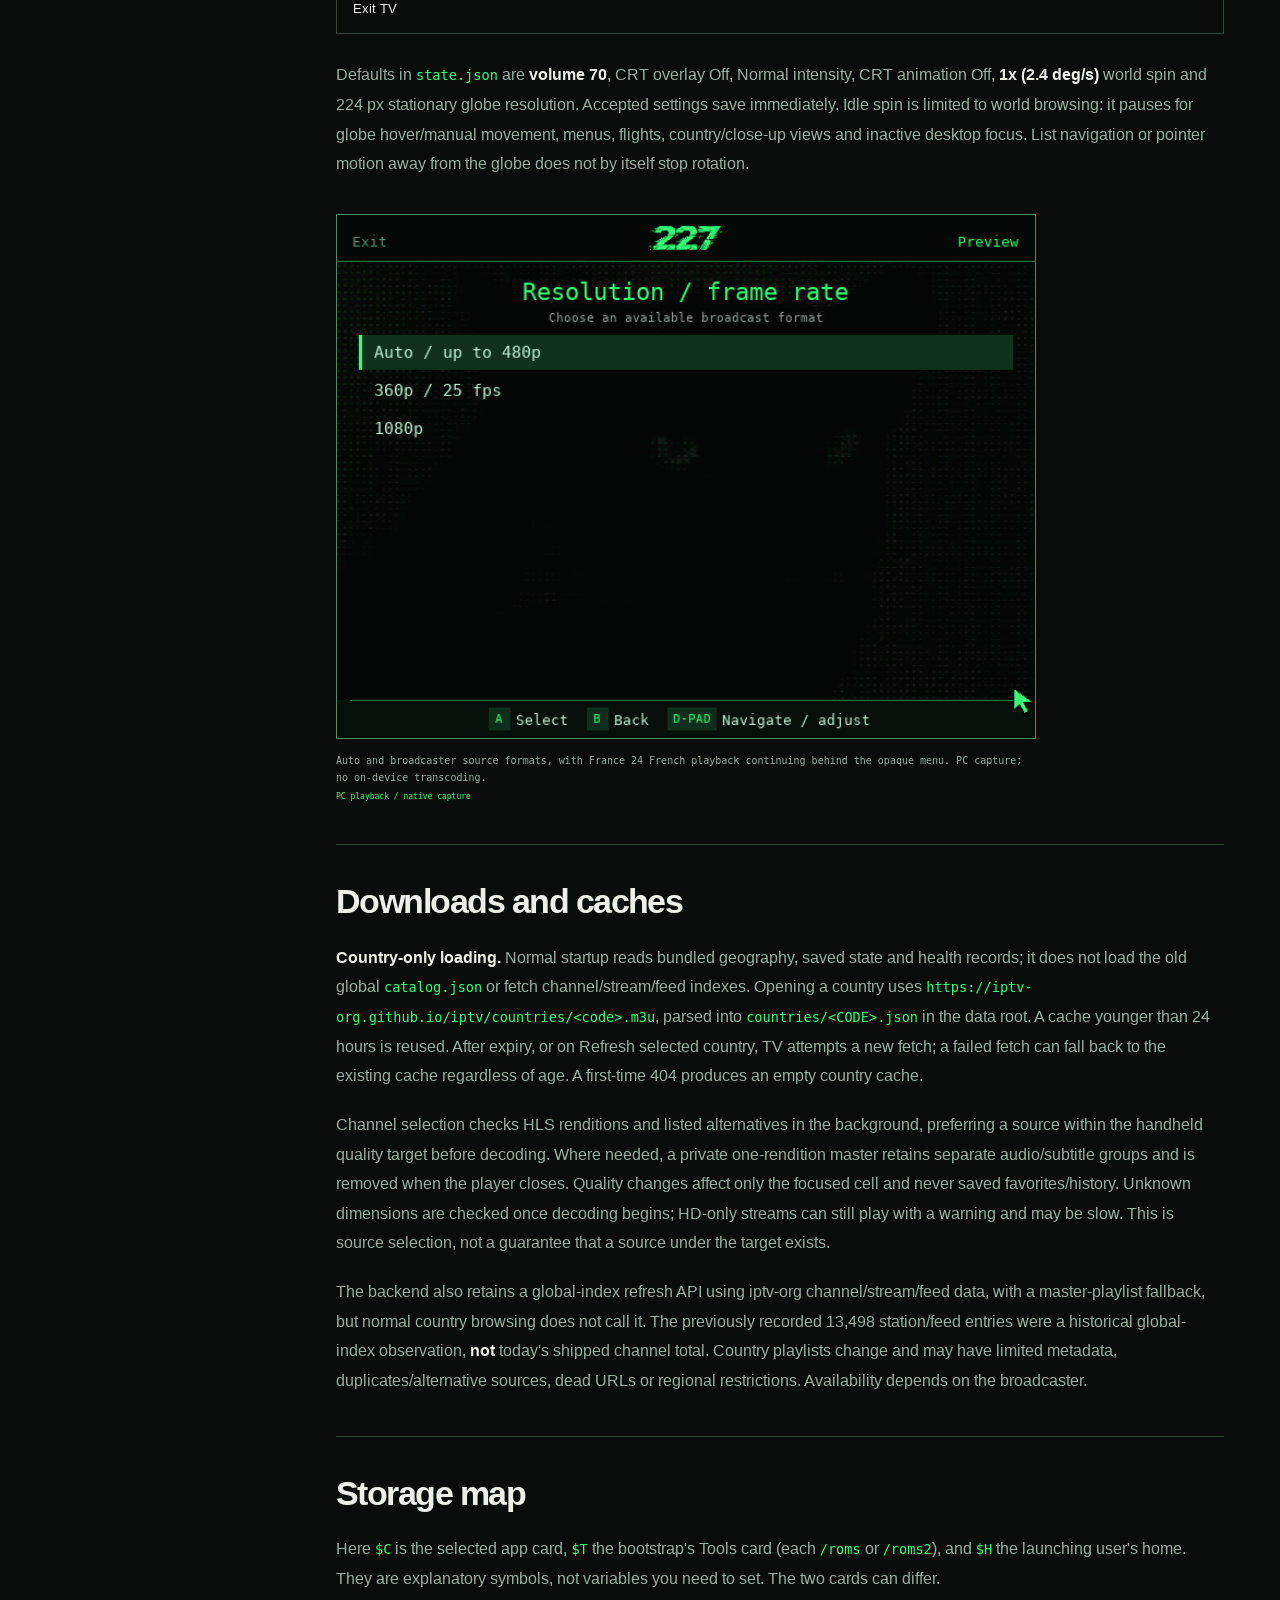
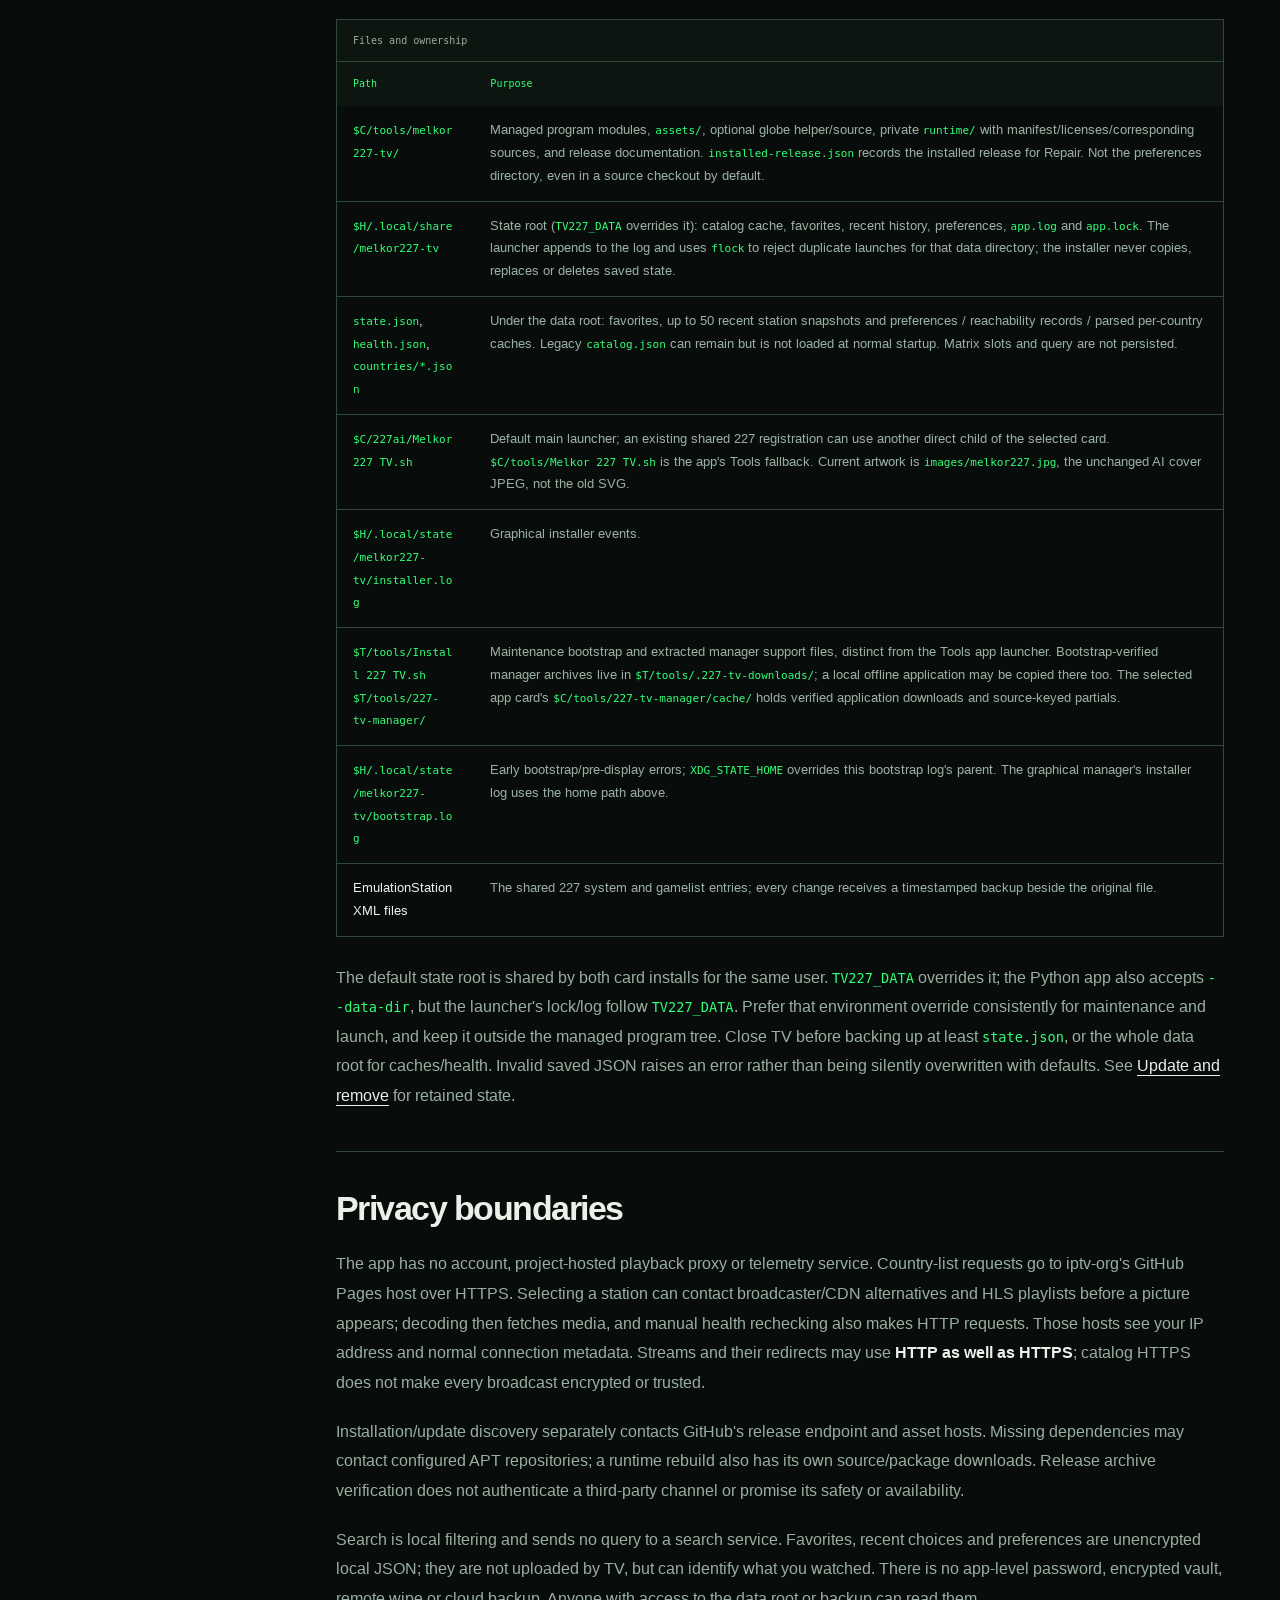
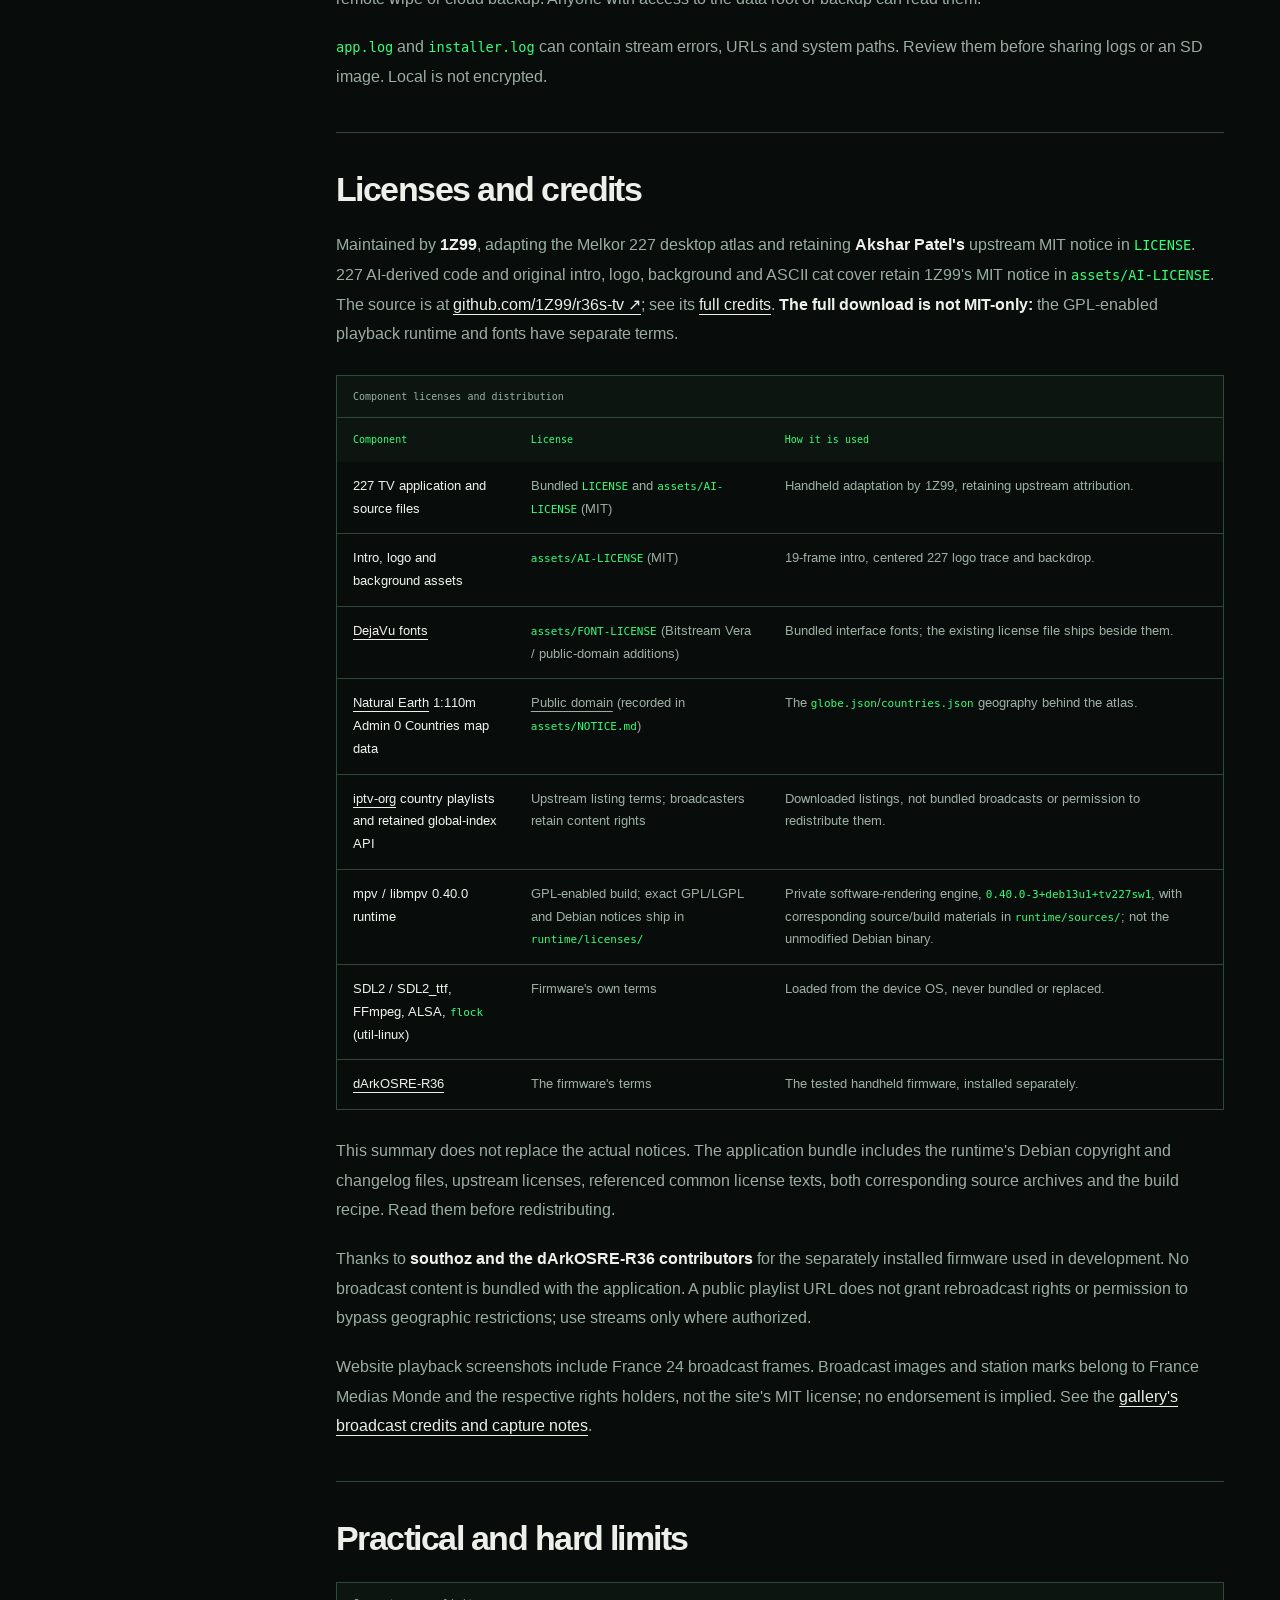
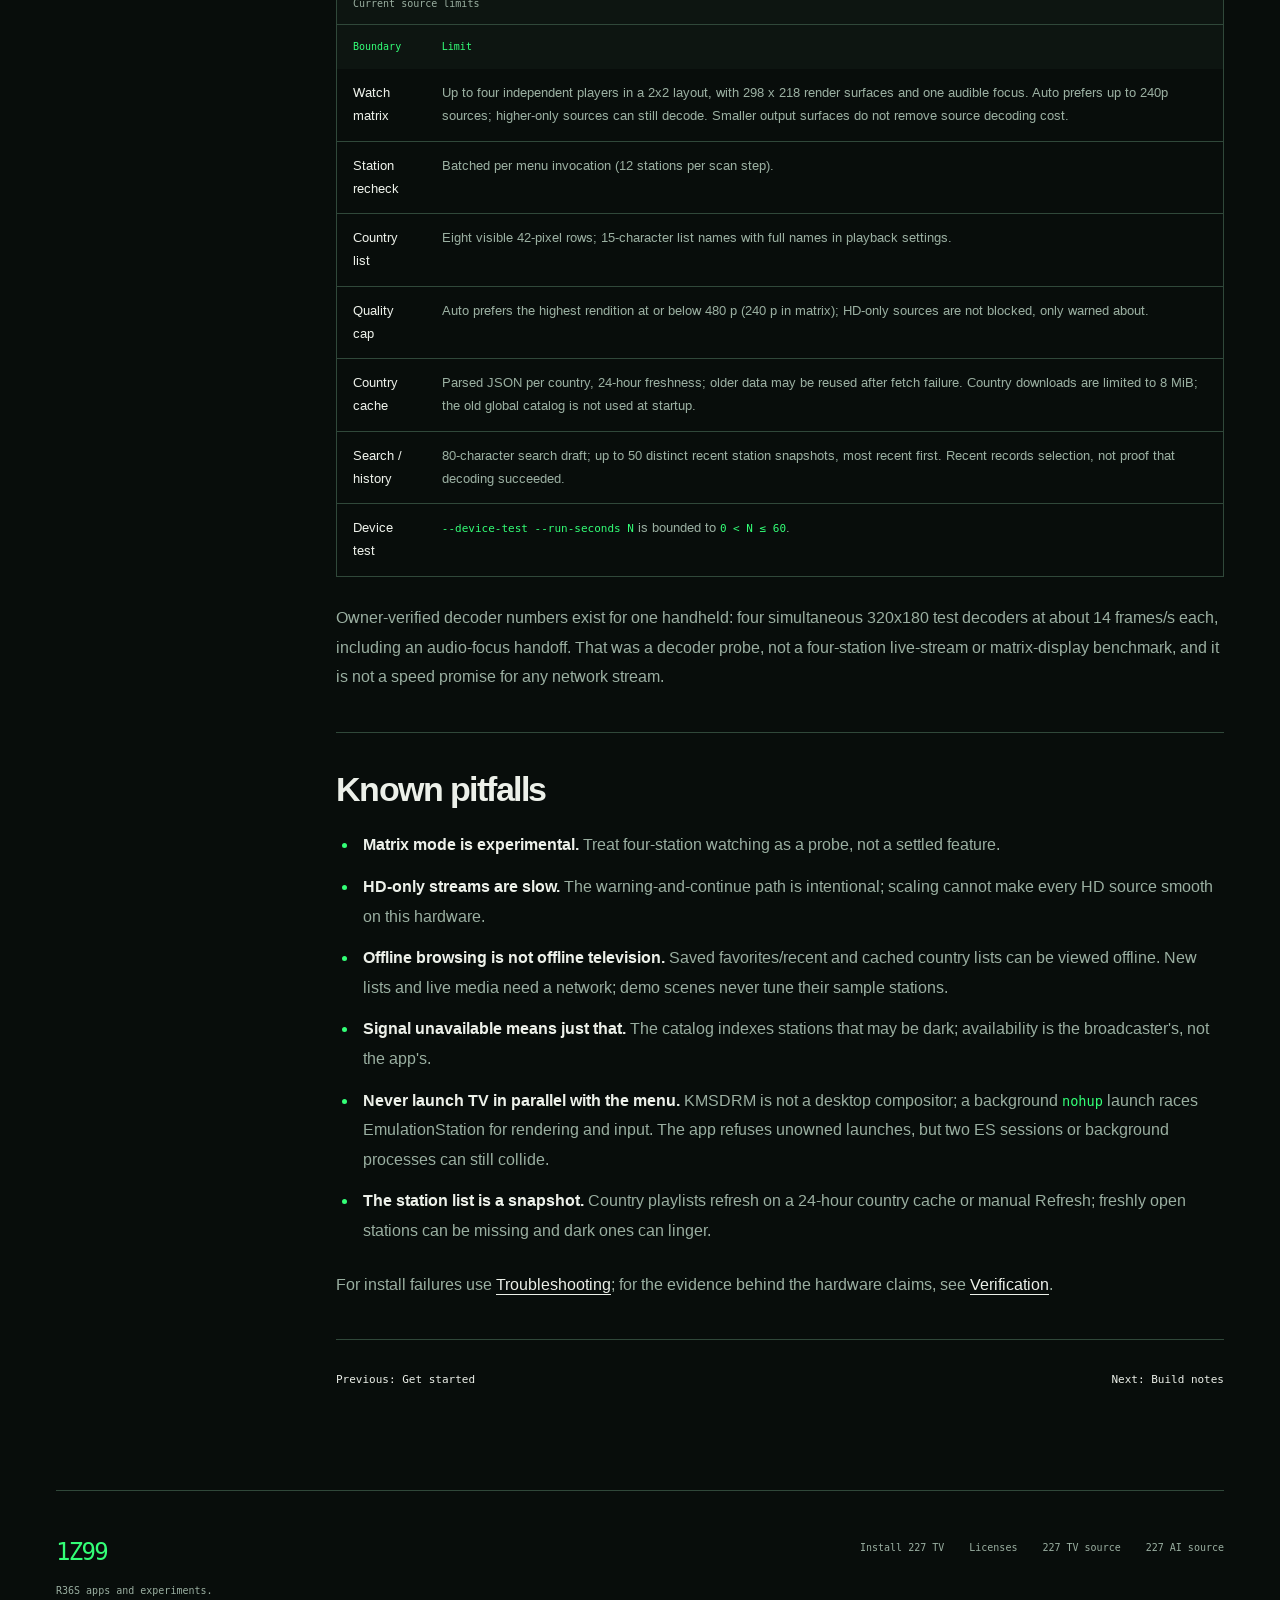
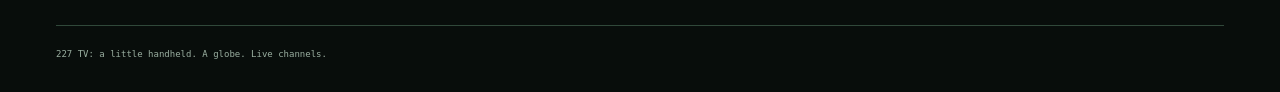
<file: docs/projects/227-tv/reference.html>
<!doctype html>
<html lang="en">
<head>
  <meta charset="utf-8">
  <meta name="viewport" content="width=device-width, initial-scale=1">
  <meta name="theme-color" content="#080d0b">
  <title>Field Manual | 227 TV | 1Z99</title>
  <meta name="description" content="227 TV controls tab by tab, the Start menu, globe quality settings, playback rendition caps, storage paths, privacy boundaries and third-party licenses.">
  <link rel="icon" href="../../media/favicon.svg" type="image/svg+xml">
  <link rel="stylesheet" href="../../site.css">
  <script src="../../site.js" defer></script>
</head>
<body data-project="227-tv" data-captures="projects/227-tv/screenshots.json">
  <a class="skip-link" href="#main">Skip to content</a>
  <header class="site-header">
    <a class="brand workshop-brand" href="../../index.html" aria-label="1Z99 home"><span class="brand-number">1Z99</span><span class="brand-suffix">R36S<span>APPS &amp; EXPERIMENTS</span></span></a>
    <nav class="main-nav" id="main-nav" aria-label="Main navigation"><a href="../../index.html#projects">Projects</a><a href="../../index.html#about">About</a><a href="../../index.html#device">My R36S</a></nav>
    <div class="header-actions"><button type="button" class="search-trigger" data-search-open aria-label="Search site">Search <kbd>/</kbd></button><button type="button" class="menu-toggle" data-menu-toggle aria-controls="site-menu" aria-expanded="false">Menu</button></div>
  </header>
  <div class="project-context page-width">
    <nav class="breadcrumb" aria-label="Breadcrumb"><ol><li><a href="../../index.html">1Z99</a></li><li><a href="../../index.html#projects">Projects</a></li><li><a href="index.html">227 TV</a></li><li><span aria-current="page">Field manual</span></li></ol></nav>
    <nav class="project-nav" aria-label="227 TV navigation"><span class="project-nav-label">227 TV</span><a href="index.html">Overview</a><a href="guide.html">Install</a><a href="reference.html" aria-current="page">Manual</a><a href="development.html">Build notes</a><a href="gallery.html">Screenshots</a></nav>
  </div>
  <main id="main" class="docs-layout">
    <aside class="docs-sidebar">
      <span class="eyebrow">Field Manual</span>
      <nav aria-label="On this page"><a href="#controls">Controls</a><a href="#tabs">The three tabs</a><a href="#search">Search</a><a href="#settings">Settings</a><a href="#downloads-and-caches">Downloads and caches</a><a href="#storage">Storage</a><a href="#privacy">Privacy</a><a href="#licenses">Licenses and credits</a><a href="#limits">Limits</a><a href="#known-pitfalls">Known pitfalls</a></nav>
    </aside>
    <article class="docs-article">
      <div class="doc-heading">
        <p class="eyebrow">227 TV / Field Manual</p>
        <h1>Know your atlas.</h1>
        <p class="lede">The controls, settings and boundaries of 227 TV: country-by-country browsing, fullscreen playback, an experimental four-view matrix, and saved files you can inspect and back up.</p>
        <div class="doc-meta"><span>640 x 480 interface</span><span>Country-only loading</span><span>No cloud account</span></div>
      </div>

      <section id="controls" data-search-section>
        <h2>Controls</h2>
        <p>Read the current footer: buttons change meaning in search, menus and playback. These are user-facing actions on the tested R36S, not a universal controller mapping.</p>
        <div class="table-wrap"><table><caption>Navigation and browsing</caption><thead><tr><th scope="col">Control</th><th scope="col">Action</th></tr></thead><tbody>
          <tr><th scope="row">Left stick</th><td>Local AI mouse pointer with matched speed and deadzone; hold <kbd>A</kbd> over the globe and drag to rotate it.</td></tr>
          <tr><th scope="row">A</th><td>Watch the selected station in list focus, choose the country at the crosshair in globe focus, or activate the pointer's target. Hold while moving the pointer over the globe to rotate it; release without dragging to pick a country.</td></tr>
          <tr><th scope="row">D-pad</th><td>List Up/Down selects a row; Left/Right pages by eight rows. In globe focus it rotates the atlas; A then picks the country at the center.</td></tr>
          <tr><th scope="row">Select</th><td>Toggle globe / list focus.</td></tr>
          <tr><th scope="row">L1 / R1</th><td>Previous / next browsing tab.</td></tr>
          <tr><th scope="row">L2 / R2</th><td>Zoom out / in while browsing.</td></tr>
          <tr><th scope="row">X / Y</th><td>Open search / toggle the selected station's favorite status. These shortcuts are not active during playback.</td></tr>
          <tr><th scope="row">Right stick vertically</th><td>Scroll the browsing list or a menu opened from browsing. It is not a playback-menu scroll control.</td></tr>
          <tr><th scope="row">Start / FN</th><td>Open the menu.</td></tr>
          <tr><th scope="row">L3 (left-stick click)</th><td>Play a random station from the currently filtered browsing list.</td></tr>
          <tr><th scope="row">B</th><td>When browsing, clear country/search filters first; from an unfiltered World view, open the exit confirmation. In a menu, close it (quality returns to Settings).</td></tr>
        </tbody></table></div>
        <div class="table-wrap"><table><caption>Fullscreen playback and matrix</caption><thead><tr><th scope="col">Control</th><th scope="col">Action</th></tr></thead><tbody>
          <tr><th scope="row">A</th><td>Pause/resume the single player or focused matrix player when using button navigation. With the pointer active in the matrix, A selects the cell under it instead; a click in single-channel video pauses/resumes.</td></tr>
          <tr><th scope="row">D-pad / L1 / R1</th><td>In the matrix, move between the four cells / cycle backward or forward. Focus controls which cell is audible, not which stream is fullscreen. Empty cells can also receive focus.</td></tr>
          <tr><th scope="row">L2 / R2</th><td>Lower / raise saved app volume by 5, clamped to 0-100. The value applies to all players; only the focused matrix cell is audible.</td></tr>
          <tr><th scope="row">Start</th><td>Open Settings without stopping playback. Resolution / frame rate affects the focused cell.</td></tr>
          <tr><th scope="row">R3 (right-stick click)</th><td>Pause/resume the focused player, including when the pointer is active.</td></tr>
          <tr><th scope="row">B</th><td>With a menu open, dismiss it first. With no menu open, stop all players and return to browsing, closing their decoder/audio output and cancelling pending quality work.</td></tr>
        </tbody></table></div>
        <p><strong>Fullscreen is automatic.</strong> A station opens at 640 x 480; the watch header, footer and pointer hide after about 2.5 seconds without input. There is no separate fullscreen button or matrix-cell maximize action. Menus alone do not stop playback. <strong>Stop playback</strong>, <kbd>B</kbd> from the watch view, switching playback or exiting TV closes players; stale network results cannot restart a stopped session.</p>
      </section>

      <section id="tabs" data-search-section>
        <h2>The three tabs</h2>
        <div class="table-wrap"><table><caption>WORLD, FAVORITES and RECENT</caption><thead><tr><th scope="col">Tab</th><th scope="col">What it holds</th></tr></thead><tbody>
          <tr><th scope="row">WORLD</th><td>The rotating atlas. Clicking a country starts an eased camera flight along the shortest longitude path, then pulls into close-up and reveals that country's channels with the Local AI Matrix glyph scramble, one row at a time. The selected country renders in amber with its channel-count numeral at the country's centroid.</td></tr>
          <tr><th scope="row">FAVORITES</th><td>Stations you saved with <kbd>Y</kbd>. It opens from saved snapshots without downloading the world index.</td></tr>
          <tr><th scope="row">RECENT</th><td>Up to 50 stations selected for single-channel playback, newest first, from saved snapshots. An unsuccessful tune can still be recorded; starting matrix slots does not add them here.</td></tr>
        </tbody></table></div>
        <p>There are three tabs, no Archive tab. World hides stations marked dead by the health checker; saved snapshots can still appear in Favorites/Recent. These tabs do not require a world-index download, but their streams still need network access. Switching tabs <strong>retains the country and search filters</strong>. To see saved stations from all countries, use <strong>Start &gt; World / clear filters</strong>, then switch to Favorites or Recent. Merely switching back to World does not clear a loaded country; the menu action does.</p>
        <p>The channel panel has eight rows and truncates list names to 15 characters. The globe's numeral counts loaded country entries, not confirmed live stations or necessarily the number remaining after search/health filters.</p>
        <h3>Build a watch matrix</h3>
        <p>Select a station while browsing, then choose <strong>Start &gt; Add selected to matrix</strong>. Repeat for up to four slots, then choose <strong>Watch matrix</strong>. Slots are session-only, may contain duplicates, and are separate from favorites. <strong>Clear matrix</strong> clears the queued slots, not players already running; use Stop playback or B to stop those.</p>
        <p>Use the D-pad or L1/R1 to move focus, or point at a cell and press A. Only that cell supplies audio; focusing an empty slot is silent. All populated cells keep decoding independently. There is no per-slot remove/replace or maximize command: clear the queue and rebuild it, or stop and select a station normally for fullscreen. Four-view mode is experimental and may be too demanding for a particular stream combination.</p>
        <figure class="shot" data-shot="matrix"><div class="shot-placeholder"><span class="shot-code">227 TV / PC PLAYBACK CAPTURE</span><strong>Experimental four-cell watch view</strong><p>France 24 French, English, Arabic and Spanish feeds, decoded live.</p><span class="shot-aspect">640 x 480 / 4:3</span></div><figcaption>The focused cell has a bright green border. Four distinct France 24 language feeds play in this <a href="gallery.html#capture-plan">PC capture</a>; it is not a handheld performance test.</figcaption></figure>
      </section>

      <section id="search" data-search-section>
        <h2>Search</h2>
        <p>Press <kbd>X</kbd> for the Local AI bold keyboard with its cached green cursor. <kbd>A</kbd> types, <kbd>B</kbd> deletes and closes the keyboard when the draft is empty, <kbd>Y</kbd> inserts a space, and <kbd>X</kbd> applies the search. Explicit <strong>FIND</strong> and <strong>CLOSE</strong> keys are available in the action bar.</p>
        <p><strong>Search is a local filter, not worldwide discovery.</strong> It matches all typed words, case-insensitively, against station name, country/code, language and tags in the current country list or saved Favorites/Recent snapshots. Available metadata varies by playlist; a language query cannot match missing language fields. The draft is limited to 80 characters. No search text is sent to a remote search service.</p>
        <p>Choose countries with <strong>Start &gt; Browse countries</strong>, not the search keyboard. That picker works before any channels load. With an empty World list, search has nothing to match and does not fetch a catalog. CLEAR only empties the draft; press FIND or X to apply that empty filter. CLOSE discards draft edits. Opening a country resets the query and returns to World; late country responses cannot replace a newer selection.</p>
        <figure class="shot" data-shot="search"><div class="shot-placeholder"><span class="shot-code">227 TV / PC PREVIEW</span><strong>The search keyboard</strong><p>Scripted france query over four authentic France 24 entries.</p><span class="shot-aspect">640 x 480 / 4:3</span></div><figcaption>FIND applies the draft; CLOSE leaves the field unchanged. This PC browser fixture searches the loaded France entries.</figcaption></figure>
      </section>

      <section id="settings" data-search-section>
        <h2>Settings</h2>
        <p><kbd>Start</kbd> opens a full-screen menu; d-pad Up/Down selects rows and Left/Right or <kbd>A</kbd> toggles values. The menu stays open while you adjust CRT or globe detail. While watching, <strong>Resolution / frame rate</strong> is the first row.</p>
        <div class="table-wrap"><table><caption>Menu rows and their options</caption><thead><tr><th scope="col">Row</th><th scope="col">Options</th></tr></thead><tbody>
          <tr><th scope="row">Resolution / frame rate</th><td>Available for the focused playing station. Auto prefers the highest advertised rendition at or below 480p for single-channel video, 240p in matrix. It is a preference, not a hard HD block. Other rows list real source formats, not invented FPS controls; no transcoding happens. Selection restarts that cell and is not a saved per-station quality preference.</td></tr>
          <tr><th scope="row">Browse countries</th><td>Open the world list to frame a country directly.</td></tr>
          <tr><th scope="row">World / clear filters</th><td>Clear the current country list and filters.</td></tr>
          <tr><th scope="row">Random station</th><td>Play from the currently filtered rows, preferring stations not in Recent when possible. Does not download a worldwide catalog.</td></tr>
          <tr><th scope="row">Add selected to matrix</th><td>Pin the selected station into one of the 2x2 matrix's four slots (n/4 shown).</td></tr>
          <tr><th scope="row">Watch matrix / Clear matrix</th><td>Start the queued slots (requires at least one), replacing existing playback / clear the session's slot queue without stopping current playback.</td></tr>
          <tr><th scope="row">Globe resolution</th><td>128, 160, 192, 224, 256, 320, 384, 448 or 512 px internal globe size. The choice persists; movement detail is capped at 224 px, and the default renders 160x160 while moving and 224x224 when stationary.</td></tr>
          <tr><th scope="row">CRT overlay</th><td>Off / On phosphor overlay (default Off for clean playback).</td></tr>
          <tr><th scope="row">CRT intensity</th><td>Normal / High effect.</td></tr>
          <tr><th scope="row">CRT animation</th><td>Off / On drifting refresh band and flicker.</td></tr>
          <tr><th scope="row">Earth rotation speed</th><td>Off / 0.5x / 1x (default) / 2x / 4x / 8x idle world-spin speed; the choice persists in the preferences file.</td></tr>
          <tr><th scope="row">Recheck station health</th><td>Check up to 12 loaded country stations, oldest checks first, with up to four HTTP workers. This checks reachability and a nonempty response, not decoding, sound or sustained availability. Dead entries are hidden from World, not deleted from favorites/history.</td></tr>
          <tr><th scope="row">Refresh selected country</th><td>Re-fetch the current country's playlist.</td></tr>
          <tr><th scope="row">Stop playback / Exit TV</th><td>Stop audio/video without leaving, or open the full-screen <strong>LEAVE 227 TV?</strong> prompt (Keep watching / Exit to EmulationStation); your favorites and preferences stay saved.</td></tr>
        </tbody></table></div>
        <p>Defaults in <code>state.json</code> are <strong>volume 70</strong>, CRT overlay Off, Normal intensity, CRT animation Off, <strong>1x (2.4 deg/s)</strong> world spin and 224 px stationary globe resolution. Accepted settings save immediately. Idle spin is limited to world browsing: it pauses for globe hover/manual movement, menus, flights, country/close-up views and inactive desktop focus. List navigation or pointer motion away from the globe does not by itself stop rotation.</p>
        <figure class="shot" data-shot="quality"><div class="shot-placeholder"><strong>Resolution / frame rate</strong><p>France 24 source formats in the production quality menu.</p></div><figcaption>Auto and broadcaster source formats, with France 24 French playback continuing behind the opaque menu. PC capture; no on-device transcoding.</figcaption></figure>
      </section>

      <section id="downloads-and-caches" data-search-section>
        <h2>Downloads and caches</h2>
        <p><strong>Country-only loading.</strong> Normal startup reads bundled geography, saved state and health records; it does not load the old global <code>catalog.json</code> or fetch channel/stream/feed indexes. Opening a country uses <code>https://iptv-org.github.io/iptv/countries/&lt;code&gt;.m3u</code>, parsed into <code>countries/&lt;CODE&gt;.json</code> in the data root. A cache younger than 24 hours is reused. After expiry, or on Refresh selected country, TV attempts a new fetch; a failed fetch can fall back to the existing cache regardless of age. A first-time 404 produces an empty country cache.</p>
        <p>Channel selection checks HLS renditions and listed alternatives in the background, preferring a source within the handheld quality target before decoding. Where needed, a private one-rendition master retains separate audio/subtitle groups and is removed when the player closes. Quality changes affect only the focused cell and never saved favorites/history. Unknown dimensions are checked once decoding begins; HD-only streams can still play with a warning and may be slow. This is source selection, not a guarantee that a source under the target exists.</p>
        <p>The backend also retains a global-index refresh API using iptv-org channel/stream/feed data, with a master-playlist fallback, but normal country browsing does not call it. The previously recorded 13,498 station/feed entries were a historical global-index observation, <strong>not</strong> today's shipped channel total. Country playlists change and may have limited metadata, duplicates/alternative sources, dead URLs or regional restrictions. Availability depends on the broadcaster.</p>
      </section>

      <section id="storage" data-search-section>
        <h2>Storage map</h2>
        <p>Here <code>$C</code> is the selected app card, <code>$T</code> the bootstrap's Tools card (each <code>/roms</code> or <code>/roms2</code>), and <code>$H</code> the launching user's home. They are explanatory symbols, not variables you need to set. The two cards can differ.</p>
        <div class="table-wrap"><table><caption>Files and ownership</caption><thead><tr><th scope="col">Path</th><th scope="col">Purpose</th></tr></thead><tbody>
          <tr><th scope="row"><code>$C/tools/melkor227-tv/</code></th><td>Managed program modules, <code>assets/</code>, optional globe helper/source, private <code>runtime/</code> with manifest/licenses/corresponding sources, and release documentation. <code>installed-release.json</code> records the installed release for Repair. Not the preferences directory, even in a source checkout by default.</td></tr>
          <tr><th scope="row"><code>$H/.local/share/melkor227-tv</code></th><td>State root (<code>TV227_DATA</code> overrides it): catalog cache, favorites, recent history, preferences, <code>app.log</code> and <code>app.lock</code>. The launcher appends to the log and uses <code>flock</code> to reject duplicate launches for that data directory; the installer never copies, replaces or deletes saved state.</td></tr>
          <tr><th scope="row"><code>state.json</code>, <code>health.json</code>, <code>countries/*.json</code></th><td>Under the data root: favorites, up to 50 recent station snapshots and preferences / reachability records / parsed per-country caches. Legacy <code>catalog.json</code> can remain but is not loaded at normal startup. Matrix slots and query are not persisted.</td></tr>
          <tr><th scope="row"><code>$C/227ai/Melkor 227 TV.sh</code></th><td>Default main launcher; an existing shared 227 registration can use another direct child of the selected card. <code>$C/tools/Melkor 227 TV.sh</code> is the app's Tools fallback. Current artwork is <code>images/melkor227.jpg</code>, the unchanged AI cover JPEG, not the old SVG.</td></tr>
          <tr><th scope="row"><code>$H/.local/state/melkor227-tv/installer.log</code></th><td>Graphical installer events.</td></tr>
          <tr><th scope="row"><code>$T/tools/Install 227 TV.sh</code><br><code>$T/tools/227-tv-manager/</code></th><td>Maintenance bootstrap and extracted manager support files, distinct from the Tools app launcher. Bootstrap-verified manager archives live in <code>$T/tools/.227-tv-downloads/</code>; a local offline application may be copied there too. The selected app card's <code>$C/tools/227-tv-manager/cache/</code> holds verified application downloads and source-keyed partials.</td></tr>
          <tr><th scope="row"><code>$H/.local/state/melkor227-tv/bootstrap.log</code></th><td>Early bootstrap/pre-display errors; <code>XDG_STATE_HOME</code> overrides this bootstrap log's parent. The graphical manager's installer log uses the home path above.</td></tr>
          <tr><th scope="row">EmulationStation XML files</th><td>The shared 227 system and gamelist entries; every change receives a timestamped backup beside the original file.</td></tr>
        </tbody></table></div>
        <p>The default state root is shared by both card installs for the same user. <code>TV227_DATA</code> overrides it; the Python app also accepts <code>--data-dir</code>, but the launcher's lock/log follow <code>TV227_DATA</code>. Prefer that environment override consistently for maintenance and launch, and keep it outside the managed program tree. Close TV before backing up at least <code>state.json</code>, or the whole data root for caches/health. Invalid saved JSON raises an error rather than being silently overwritten with defaults. See <a href="guide.html#update-remove">Update and remove</a> for retained state.</p>
      </section>

      <section id="privacy" data-search-section>
        <h2>Privacy boundaries</h2>
        <p>The app has no account, project-hosted playback proxy or telemetry service. Country-list requests go to iptv-org's GitHub Pages host over HTTPS. Selecting a station can contact broadcaster/CDN alternatives and HLS playlists before a picture appears; decoding then fetches media, and manual health rechecking also makes HTTP requests. Those hosts see your IP address and normal connection metadata. Streams and their redirects may use <strong>HTTP as well as HTTPS</strong>; catalog HTTPS does not make every broadcast encrypted or trusted.</p>
        <p>Installation/update discovery separately contacts GitHub's release endpoint and asset hosts. Missing dependencies may contact configured APT repositories; a runtime rebuild also has its own source/package downloads. Release archive verification does not authenticate a third-party channel or promise its safety or availability.</p>
        <p>Search is local filtering and sends no query to a search service. Favorites, recent choices and preferences are unencrypted local JSON; they are not uploaded by TV, but can identify what you watched. There is no app-level password, encrypted vault, remote wipe or cloud backup. Anyone with access to the data root or backup can read them.</p>
        <p><code>app.log</code> and <code>installer.log</code> can contain stream errors, URLs and system paths. Review them before sharing logs or an SD image. Local is not encrypted.</p>
      </section>

      <section id="licenses" data-search-section>
        <h2>Licenses and credits</h2>
        <p>Maintained by <strong>1Z99</strong>, adapting the Melkor 227 desktop atlas and retaining <strong>Akshar Patel's</strong> upstream MIT notice in <code>LICENSE</code>. 227 AI-derived code and original intro, logo, background and ASCII cat cover retain 1Z99's MIT notice in <code>assets/AI-LICENSE</code>. The source is at <a href="https://github.com/1Z99/r36s-tv">github.com/1Z99/r36s-tv &#8599;</a>; see its <a href="https://github.com/1Z99/r36s-tv/blob/main/CREDITS.md">full credits</a>. <strong>The full download is not MIT-only:</strong> the GPL-enabled playback runtime and fonts have separate terms.</p>
        <div class="table-wrap"><table><caption>Component licenses and distribution</caption><thead><tr><th scope="col">Component</th><th scope="col">License</th><th scope="col">How it is used</th></tr></thead><tbody>
          <tr><th scope="row">227 TV application and source files</th><td>Bundled <code>LICENSE</code> and <code>assets/AI-LICENSE</code> (MIT)</td><td>Handheld adaptation by 1Z99, retaining upstream attribution.</td></tr>
          <tr><th scope="row">Intro, logo and background assets</th><td><code>assets/AI-LICENSE</code> (MIT)</td><td>19-frame intro, centered 227 logo trace and backdrop.</td></tr>
          <tr><th scope="row"><a href="https://dejavu-fonts.github.io/">DejaVu fonts</a></th><td><code>assets/FONT-LICENSE</code> (Bitstream Vera / public-domain additions)</td><td>Bundled interface fonts; the existing license file ships beside them.</td></tr>
          <tr><th scope="row"><a href="https://www.naturalearthdata.com/">Natural Earth</a> 1:110m Admin 0 Countries map data</th><td><a href="https://naturalearthdata.com/public-domain/">Public domain</a> (recorded in <code>assets/NOTICE.md</code>)</td><td>The <code>globe.json</code>/<code>countries.json</code> geography behind the atlas.</td></tr>
          <tr><th scope="row"><a href="https://github.com/iptv-org/iptv">iptv-org</a> country playlists and retained global-index API</th><td>Upstream listing terms; broadcasters retain content rights</td><td>Downloaded listings, not bundled broadcasts or permission to redistribute them.</td></tr>
          <tr><th scope="row">mpv / libmpv 0.40.0 runtime</th><td>GPL-enabled build; exact GPL/LGPL and Debian notices ship in <code>runtime/licenses/</code></td><td>Private software-rendering engine, <code>0.40.0-3+deb13u1+tv227sw1</code>, with corresponding source/build materials in <code>runtime/sources/</code>; not the unmodified Debian binary.</td></tr>
          <tr><th scope="row">SDL2 / SDL2_ttf, FFmpeg, ALSA, <code>flock</code> (util-linux)</th><td>Firmware's own terms</td><td>Loaded from the device OS, never bundled or replaced.</td></tr>
          <tr><th scope="row"><a href="https://github.com/southoz/dArkOSRE-R36">dArkOSRE-R36</a></th><td>The firmware's terms</td><td>The tested handheld firmware, installed separately.</td></tr>
        </tbody></table></div>
        <p>This summary does not replace the actual notices. The application bundle includes the runtime's Debian copyright and changelog files, upstream licenses, referenced common license texts, both corresponding source archives and the build recipe. Read them before redistributing.</p>
        <p>Thanks to <strong>southoz and the dArkOSRE-R36 contributors</strong> for the separately installed firmware used in development. No broadcast content is bundled with the application. A public playlist URL does not grant rebroadcast rights or permission to bypass geographic restrictions; use streams only where authorized.</p>
        <p>Website playback screenshots include France 24 broadcast frames. Broadcast images and station marks belong to France Medias Monde and the respective rights holders, not the site's MIT license; no endorsement is implied. See the <a href="gallery.html#capture-plan">gallery's broadcast credits and capture notes</a>.</p>
      </section>

      <section id="limits" data-search-section>
        <h2>Practical and hard limits</h2>
        <div class="table-wrap"><table><caption>Current source limits</caption><thead><tr><th scope="col">Boundary</th><th scope="col">Limit</th></tr></thead><tbody>
          <tr><th scope="row">Watch matrix</th><td>Up to four independent players in a 2x2 layout, with 298 x 218 render surfaces and one audible focus. Auto prefers up to 240p sources; higher-only sources can still decode. Smaller output surfaces do not remove source decoding cost.</td></tr>
          <tr><th scope="row">Station recheck</th><td>Batched per menu invocation (12 stations per scan step).</td></tr>
          <tr><th scope="row">Country list</th><td>Eight visible 42-pixel rows; 15-character list names with full names in playback settings.</td></tr>
          <tr><th scope="row">Quality cap</th><td>Auto prefers the highest rendition at or below 480 p (240 p in matrix); HD-only sources are not blocked, only warned about.</td></tr>
          <tr><th scope="row">Country cache</th><td>Parsed JSON per country, 24-hour freshness; older data may be reused after fetch failure. Country downloads are limited to 8 MiB; the old global catalog is not used at startup.</td></tr>
          <tr><th scope="row">Search / history</th><td>80-character search draft; up to 50 distinct recent station snapshots, most recent first. Recent records selection, not proof that decoding succeeded.</td></tr>
          <tr><th scope="row">Device test</th><td><code>--device-test --run-seconds N</code> is bounded to <code>0 &lt; N &#8804; 60</code>.</td></tr>
        </tbody></table></div>
        <p>Owner-verified decoder numbers exist for one handheld: four simultaneous 320x180 test decoders at about 14 frames/s each, including an audio-focus handoff. That was a decoder probe, not a four-station live-stream or matrix-display benchmark, and it is not a speed promise for any network stream.</p>
      </section>

      <section id="known-pitfalls" data-search-section>
        <h2>Known pitfalls</h2>
        <ul>
          <li><strong>Matrix mode is experimental.</strong> Treat four-station watching as a probe, not a settled feature.</li>
          <li><strong>HD-only streams are slow.</strong> The warning-and-continue path is intentional; scaling cannot make every HD source smooth on this hardware.</li>
          <li><strong>Offline browsing is not offline television.</strong> Saved favorites/recent and cached country lists can be viewed offline. New lists and live media need a network; demo scenes never tune their sample stations.</li>
          <li><strong>Signal unavailable means just that.</strong> The catalog indexes stations that may be dark; availability is the broadcaster's, not the app's.</li>
          <li><strong>Never launch TV in parallel with the menu.</strong> KMSDRM is not a desktop compositor; a background <code>nohup</code> launch races EmulationStation for rendering and input. The app refuses unowned launches, but two ES sessions or background processes can still collide.</li>
          <li><strong>The station list is a snapshot.</strong> Country playlists refresh on a 24-hour country cache or manual Refresh; freshly open stations can be missing and dark ones can linger.</li>
        </ul>
        <p>For install failures use <a href="guide.html#troubleshooting">Troubleshooting</a>; for the evidence behind the hardware claims, see <a href="development.html#verification">Verification</a>.</p>
      </section>
      <nav class="doc-pagination" aria-label="Documentation pages"><a href="guide.html">Previous: Get started</a><a href="development.html">Next: Build notes</a></nav>
    </article>
  </main>
  <footer class="site-footer"><div><a class="footer-brand" href="../../index.html">1Z99</a><p>R36S apps and experiments.</p></div><nav aria-label="227 TV links"><a href="guide.html">Install 227 TV</a><a href="reference.html#licenses">Licenses</a><a href="https://github.com/1Z99/r36s-tv">227 TV source</a><a href="https://github.com/1Z99/project-ai-r36s">227 AI source</a></nav><p class="footer-note">227 TV: a little handheld. A globe. Live channels.</p></footer>
</body>
</html>
</file>
<file: docs/site.css>
/* 1Z99: a workshop and its field manuals. No external fonts or UI libraries. */
@font-face {
  font-family: "227 Field Sans";
  src: local("Liberation Sans"), local("Arial"), local("Helvetica");
  font-weight: 400;
  font-style: normal;
  font-display: swap;
}
@font-face {
  font-family: "227 Field Sans";
  src: local("Liberation Sans Bold"), local("Arial Bold"), local("Helvetica Bold");
  font-weight: 600 900;
  font-style: normal;
  font-display: swap;
}
:root {
  color-scheme: dark;
  --bg: #080d0b;
  --panel: #0d1511;
  --panel-2: #111e17;
  --text: #ecf0e9;
  --muted: #9aafa1;
  --faint: #80998a;
  --green: #33ff77;
  --green-ink: #05140a;
  --border: #30483a;
  --border-strong: #578769;
  --warning: #efbb78;
  --header-h: 96px;
  --mono: "DejaVu Sans Mono", "SFMono-Regular", Consolas, "Liberation Mono", monospace;
  --sans: "227 Field Sans", Arial, Helvetica, sans-serif;
  --width: 1320px;
}
*, *::before, *::after { box-sizing: border-box; }
html { scroll-behavior: smooth; scroll-padding-top: calc(var(--header-h) + 28px); }
body { margin: 0; background: var(--bg); color: var(--text); font-family: var(--sans); font-size: 16px; line-height: 1.65; -webkit-font-smoothing: antialiased; }
button, input { font: inherit; }
button, a, input { -webkit-tap-highlight-color: transparent; }
button { cursor: pointer; }
a { color: inherit; text-underline-offset: 4px; text-decoration-thickness: 1px; }
a:hover { color: var(--green); }
button:focus-visible, a:focus-visible, input:focus-visible, summary:focus-visible, [tabindex]:focus-visible { outline: 2px solid var(--green); outline-offset: 5px; }
button { color: var(--text); }
::selection { background: var(--green); color: var(--green-ink); }
[hidden] { display: none !important; }
html:not(.js) [data-search-open], html:not(.js) [data-menu-toggle], html:not(.js) [data-copy], html:not(.js) .card-switch { display: none; }
.visually-hidden { position: absolute; width: 1px; height: 1px; padding: 0; margin: -1px; overflow: hidden; clip-path: inset(50%); white-space: nowrap; border: 0; }
h1, h2, h3, p, ul, ol, dl, figure { margin-top: 0; }
h1, h2, h3 { line-height: 1.08; }
h1, h2 { font-weight: 800; letter-spacing: -.065em; }
h3 { font-weight: 700; letter-spacing: -.025em; }
p { margin-bottom: 1.2em; }
code, pre, kbd { font-family: var(--mono); }
code { font-size: .85em; overflow-wrap: anywhere; }
p code, li code, dd code, td code, th code { color: var(--green); }
kbd { font-size: 11px; font-weight: 400; line-height: 1.6; border: 1px solid var(--border-strong); padding: 2px 6px; border-radius: 3px; white-space: nowrap; color: var(--text); background: var(--panel); }
svg { display: block; max-width: 100%; }
img { display: block; max-width: 100%; }
button, .button { touch-action: manipulation; }
.page-width { width: min(var(--width), calc(100% - 112px)); margin-inline: auto; }
.skip-link { position: fixed; top: -80px; left: 20px; z-index: 1000; background: var(--green); color: var(--green-ink); padding: 12px 20px; }
.skip-link:focus { top: 12px; }
.eyebrow, .section-label, .tag { font: 11px/1.6 var(--mono); letter-spacing: .065em; text-transform: uppercase; }
.eyebrow { color: var(--green); margin-bottom: 22px; }
.status-light { display: inline-block; width: 6px; height: 6px; background: var(--green); flex-shrink: 0; vertical-align: middle; margin-right: 8px; }
.site-header { position: sticky; top: 0; z-index: 50; height: var(--header-h); display: flex; align-items: center; justify-content: space-between; gap: 28px; padding: 0 40px; border-bottom: 1px solid var(--border); background: var(--bg); }
.brand { display: flex; align-items: center; gap: 12px; text-decoration: none; flex-shrink: 0; }
.brand-number { font: 600 42px/.95 var(--mono); letter-spacing: -.09em; color: var(--green); }
.brand-suffix { font: 18px/1 var(--mono); }
.brand-suffix > span { display: block; font-size: 8px; margin-top: 7px; letter-spacing: .05em; color: var(--muted); }
.main-nav { display: flex; align-items: center; gap: 23px; }
.main-nav > a { font: 11px/1.5 var(--mono); text-decoration: none; white-space: nowrap; padding: 12px 0; position: relative; }
.main-nav > a[aria-current="page"] { color: var(--green); }
.main-nav > a[aria-current="page"]::after { content: ""; position: absolute; bottom: 2px; left: 0; width: 18px; height: 2px; background: var(--green); }
.site-menu { position: absolute; right: 40px; top: calc(var(--header-h) - 1px); width: 270px; max-width: calc(100vw - 40px); max-height: calc(100dvh - var(--header-h) - 20px); overflow-y: auto; display: flex; flex-direction: column; padding: 12px; border: 1px solid var(--border-strong); background: var(--panel); }
.site-menu a { display: block; padding: 13px 12px; font: 12px/1.7 var(--mono); text-decoration: none; }
.site-menu a:hover, .site-menu a[aria-current="page"] { color: var(--green); background: var(--bg); }
.header-actions { display: flex; align-items: center; gap: 8px; }
.header-actions button { border: 1px solid var(--border); background: none; font: 11px/1 var(--mono); min-height: 36px; padding: 9px 11px; }
.header-actions button:hover { border-color: var(--green); color: var(--green); }
.search-trigger { display: flex; align-items: center; gap: 20px; }
.search-trigger kbd { font-size: 10px; padding: 0 4px; }
.reading-progress { position: fixed; top: calc(var(--header-h) - 1px); left: 0; height: 2px; width: 100%; transform: scaleX(var(--read-progress, 0)); transform-origin: left; background: var(--green); z-index: 51; pointer-events: none; }
.button { display: inline-flex; align-items: center; justify-content: center; gap: 26px; font: 12px/1.5 var(--mono); padding: 18px 22px; min-height: 54px; text-decoration: none; border: 1px solid var(--border); }
.button.primary { background: var(--green); border-color: var(--green); color: var(--green-ink); font-weight: 700; }
.button.primary:hover { background: var(--text); border-color: var(--text); color: var(--bg); }
.text-link { display: inline-flex; align-items: center; gap: 16px; font: 12px/1.7 var(--mono); text-decoration: none; border-bottom: 1px solid var(--border-strong); padding-bottom: 6px; }
.hero { display: grid; grid-template-columns: minmax(0, 1.4fr) minmax(0, .9fr); align-items: center; gap: 50px; padding-top: 89px; padding-bottom: 70px; }
.hero h1 { font-size: clamp(62px, 7.8vw, 112px); line-height: .98; margin-bottom: 34px; letter-spacing: -.065em; }
.hero h1 span, .project-closing h2 span { color: var(--green); }
.hero .eyebrow { margin-bottom: 30px; }
.hero-lede { font-size: clamp(17px, 1.6vw, 22px); line-height: 1.65; color: var(--muted); margin-bottom: 35px; }
.hero-actions { display: flex; flex-wrap: wrap; gap: 24px; align-items: center; }
.hero-fine { margin-top: 28px; margin-bottom: 0; font: 11px/1.8 var(--mono); color: var(--faint); }
.hero-fine strong { color: var(--text); font-weight: 400; }
.hero-device { margin: 0; min-width: 0; }
.hero-device figcaption { max-width: 390px; }
.hero-device .device-placeholder { width: 100%; min-height: 550px; aspect-ratio: 4/5; background: none; padding: 20px; border-color: var(--border); display: flex; justify-content: space-between; align-items: center; }
.hero-device .shot-code { align-self: flex-start; }
.handheld-illustration { height: 420px; width: 100%; padding: 10px 20px 0; }
.device-outline { fill: var(--panel); stroke: var(--border-strong); stroke-width: 1.5; }
.device-detail { fill: none; stroke: var(--border-strong); stroke-width: 1.2; }
.device-bezel { fill: var(--bg); stroke: var(--border); stroke-width: 1; }
.device-screen { fill: var(--panel-2); stroke: var(--border-strong); stroke-width: 1; }
.device-button { fill: var(--bg); stroke: var(--border-strong); stroke-width: 1; }
.device-stick { fill: var(--bg); stroke: var(--border-strong); }
.screen-label, .screen-title, .screen-small, .button-letter, .device-signature { font-family: var(--mono); fill: var(--green); }
.screen-label { font-size: 8px; }
.screen-rule { stroke: var(--border-strong); }
.screen-title { font-size: 51px; letter-spacing: -4px; }
.screen-small { font-size: 8px; }
.screen-cursor { fill: var(--green); }
.button-letter { font-size: 9px; text-anchor: middle; fill: var(--muted); }
.device-signature { font-size: 6px; text-anchor: middle; fill: var(--muted); letter-spacing: 1px; }
.illustration-label { font: 8px/1.6 var(--mono); color: var(--faint); letter-spacing: .04em; }
.spec-ribbon { border-block: 1px solid var(--border); }
.spec-ribbon > div { display: flex; justify-content: space-between; align-items: center; gap: 24px; min-height: 85px; font: 9px/1.7 var(--mono); color: var(--muted); }
.spec-ribbon strong { font-size: 12px; font-weight: 400; color: var(--text); margin-right: 8px; }
.spec-ribbon a { font-size: 10px; text-decoration: none; white-space: nowrap; color: var(--green); }
.section { padding-block: 100px; }
.section-label { display: flex; justify-content: space-between; gap: 20px; color: var(--muted); padding-top: 16px; border-top: 1px solid var(--border); margin-bottom: 55px; }
.section-label > span:first-child { color: var(--green); }
.section-label a { text-decoration: none; }
.section h2 { font-size: clamp(42px, 5.2vw, 70px); margin-bottom: 25px; }
.intro-grid { display: grid; grid-template-columns: 1fr 1fr; gap: 90px; }
.intro-grid > div { max-width: 520px; }
.intro-grid p:not(.large-copy), .section-heading p, .install-grid > div > p:not(.large-copy), .evidence-grid > div > p, .manual-heading > p { color: var(--muted); }
.large-copy { font-size: 27px; line-height: 1.4; letter-spacing: -.03em; }
.capability-list { display: grid; grid-template-columns: repeat(4, minmax(0, 1fr)); gap: 30px; margin-top: 70px; }
.capability-list article { border-top: 1px solid var(--border-strong); padding-top: 20px; }
.feature-index { color: var(--green); font: 10px var(--mono); }
.capability-list h3 { font-size: 22px; line-height: 1.2; margin-block: 25px 14px; }
.capability-list p { font-size: 14px; line-height: 1.8; color: var(--muted); }
.capability-list a { font: 11px var(--mono); text-decoration: none; }
.screen-section, .evidence-section { background: var(--panel); border-block: 1px solid var(--border); }
.section-heading { display: grid; grid-template-columns: 1.1fr 1fr; gap: 100px; align-items: end; margin-bottom: 44px; }
.section-heading h2 { margin-bottom: 0; }
.section-heading > div { max-width: 470px; }
.interface-grid { display: grid; grid-template-columns: 1.2fr .8fr; gap: 80px; align-items: center; }
.shot { margin: 0; min-width: 0; }
.shot-placeholder { width: 100%; aspect-ratio: 4/3; position: relative; display: flex; flex-direction: column; align-items: flex-start; justify-content: center; border: 1px solid var(--border-strong); background: var(--panel-2); padding: 36px; overflow: hidden; }
.shot-placeholder::before, .shot-placeholder::after { content: ""; position: absolute; width: 15px; height: 15px; border: solid var(--green); pointer-events: none; }
.shot-placeholder::before { top: -1px; left: -1px; border-width: 2px 0 0 2px; }
.shot-placeholder::after { bottom: -1px; right: -1px; border-width: 0 2px 2px 0; }
.shot-code { font: 9px/1.6 var(--mono); letter-spacing: .04em; color: var(--muted); }
.shot-placeholder:not(.device-placeholder) .shot-code { position: absolute; top: 21px; left: 24px; }
.capture-cross { font: 36px/1 var(--mono); font-weight: 400; color: var(--green); margin-bottom: 22px; }
.shot-placeholder strong { font: 16px/1.4 var(--mono); letter-spacing: -.04em; max-width: 95%; }
.shot-placeholder p { font: 11px/1.7 var(--mono); max-width: 90%; color: var(--muted); margin-top: 12px; margin-bottom: 0; }
.shot-aspect { position: absolute; left: 24px; bottom: 18px; color: var(--faint); font: 8px/1.5 var(--mono); }
.shot figcaption { margin-top: 13px; font: 10px/1.7 var(--mono); color: var(--muted); }
.shot .shot-image { width: 100%; height: auto; aspect-ratio: 4/3; object-fit: contain; border: 1px solid var(--border-strong); background: var(--panel-2); }
.hero-device .shot-image { aspect-ratio: 4/5; object-fit: contain; }
.device-photo { max-width: 350px; margin-top: 30px; }
.device-photo .shot-placeholder, .device-photo .shot-image { aspect-ratio: 4/5; }
.shot-open { all: unset; cursor: zoom-in; display: block; width: 100%; }
.shot-open:focus-visible { outline: 2px solid var(--green); outline-offset: 5px; }
.interface-notes .eyebrow { font-size: 9px; margin-bottom: 18px; }
.interface-notes h3 { font-size: 37px; line-height: 1.1; letter-spacing: -.045em; margin-bottom: 20px; }
.interface-notes > p:not(.eyebrow) { color: var(--muted); font-size: 14px; }
.interface-notes dl { margin-block: 26px; }
.interface-notes dl > div { padding-block: 14px; border-top: 1px solid var(--border); }
.interface-notes dt { font: 12px/1.6 var(--mono); }
.interface-notes dd { margin: 4px 0 0; color: var(--muted); font-size: 13px; }
.install-grid { display: grid; grid-template-columns: .9fr 1.1fr; gap: 100px; align-items: start; }
.install-grid .large-copy { margin-top: 32px; }
.compact-checks { padding: 0; margin-block: 28px; list-style: none; }
.compact-checks li { display: flex; gap: 10px; font: 11px/1.8 var(--mono); padding: 7px 0; }
.compact-checks li::before { content: "+"; color: var(--green); }
.install-console { background: var(--panel); border: 1px solid var(--border-strong); padding: 24px; min-width: 0; }
.console-heading { display: flex; align-items: center; font: 9px/1.6 var(--mono); margin-bottom: 28px; color: var(--muted); }
.console-heading > span:last-child { margin-left: auto; color: var(--faint); }
.card-switch { display: flex; gap: 8px; border: 0; margin: 0 0 15px; padding: 0; }
.card-switch legend { font: 11px/1.5 var(--mono); margin-bottom: 16px; }
.card-switch label { flex: 1; position: relative; }
.card-switch input { position: absolute; opacity: 0; width: 100%; height: 100%; margin: 0; cursor: pointer; }
.card-switch label > span { display: flex; align-items: center; justify-content: space-between; gap: 10px; padding: 12px; font: 13px var(--mono); border: 1px solid var(--border); }
.card-switch small { color: var(--muted); font-size: 10px; }
.card-switch input:checked + span { border-color: var(--green); color: var(--green); background: var(--panel-2); }
.card-switch input:focus-visible + span { outline: 2px solid var(--green); outline-offset: 3px; }
.console-note { color: var(--muted); font-size: 12px; line-height: 1.8; margin-bottom: 20px; }
.console-note:last-child { margin-bottom: 0; margin-top: 22px; }
.step-marker { font: 9px var(--mono); color: var(--green); margin-right: 7px; }
.code-block { background: var(--bg); border: 1px solid var(--border); margin-block: 20px; min-width: 0; }
.code-heading { display: flex; align-items: center; justify-content: space-between; gap: 20px; padding: 10px 15px; border-bottom: 1px solid var(--border); font: 10px/1.6 var(--mono); color: var(--muted); }
.code-heading button { background: none; border: 0; color: var(--green); font: 10px/1.6 var(--mono); padding: 6px 0 6px 12px; min-width: 55px; min-height: 30px; }
pre { margin: 0; padding: 20px; overflow-x: auto; font: 12px/1.9 var(--mono); tab-size: 2; color: var(--text); }
pre code { font-size: inherit; overflow-wrap: normal; }
.install-console pre { font-size: 10px; padding: 16px; }
.evidence-grid { display: grid; grid-template-columns: .9fr 1.1fr; gap: 100px; align-items: start; }
.test-count { margin-top: 40px; display: flex; gap: 20px; align-items: center; }
.test-count strong { font: 65px/1 var(--mono); color: var(--green); letter-spacing: -.08em; }
.test-count span { font: 9px/1.8 var(--mono); color: var(--muted); }
.build-card { border: 1px solid var(--border-strong); background: var(--bg); padding: 24px; }
.build-card-head { display: flex; gap: 15px; align-items: center; justify-content: space-between; font: 9px var(--mono); color: var(--muted); padding-bottom: 22px; border-bottom: 1px solid var(--border); }
.tag { display: inline-block; border: 1px solid var(--border-strong); color: var(--green); padding: 4px 7px; font-size: 8px; }
.build-specs { margin-bottom: 22px; }
.build-specs > div { display: grid; grid-template-columns: .7fr 1fr; gap: 20px; padding-block: 13px; border-bottom: 1px solid var(--border); }
.build-specs dt { font: 8px/1.8 var(--mono); color: var(--muted); }
.build-specs dd { font: 11px/1.6 var(--mono); margin: 0; }
.build-specs dd code { font-size: 1em; }
.build-card > p { font-size: 12px; line-height: 1.8; color: var(--muted); }
.build-card > a { display: flex; justify-content: space-between; font: 11px var(--mono); text-decoration: none; padding-top: 8px; }
.manual-heading { display: grid; grid-template-columns: 1fr 1fr; align-items: end; gap: 100px; margin-bottom: 40px; }
.manual-heading p { max-width: 450px; }
.manual-links { display: grid; grid-template-columns: repeat(3, 1fr); border-top: 1px solid var(--border); }
.manual-links > a { padding: 28px 28px 15px; text-decoration: none; border-right: 1px solid var(--border); min-width: 0; }
.manual-links > a:first-child { padding-left: 0; }
.manual-links > a:last-child { border-right: 0; }
.manual-links > a > span:first-child { font: 9px var(--mono); color: var(--green); }
.manual-links h3 { font-size: 25px; margin-block: 30px 16px; }
.manual-links p { color: var(--muted); font-size: 14px; }
.link-arrow { display: block; text-align: right; font-size: 28px; color: var(--green); }
.project-closing { padding-block: 65px 110px; border-top: 1px solid var(--border); }
.project-closing h2 { font-size: clamp(60px, 8vw, 110px); line-height: .98; margin-bottom: 40px; }
.project-closing > div { display: flex; align-items: center; gap: 30px; flex-wrap: wrap; }
.project-closing > p:last-child { font: 10px/1.8 var(--mono); color: var(--muted); margin-top: 36px; max-width: 700px; }
.site-footer { width: min(var(--width), calc(100% - 112px)); margin-inline: auto; border-top: 1px solid var(--border); padding-block: 40px 30px; display: grid; grid-template-columns: 1fr auto; gap: 25px; font: 10px/1.8 var(--mono); color: var(--muted); }
.footer-brand { color: var(--green); font-size: 24px; letter-spacing: -.07em; text-decoration: none; }
.site-footer p { margin-block: 8px 0; }
.site-footer nav { display: flex; gap: 25px; align-items: start; padding-top: 8px; }
.site-footer nav a { text-decoration: none; }
.site-footer .footer-note { grid-column: 1/-1; margin: 0; padding-top: 20px; border-top: 1px solid var(--border); font-size: 9px; }
/* A short introduction, a plain project list, and the device used. */
.home-page { --header-h: 78px; }
.home-header { height: 78px; }
.creator-brand .brand-number { font-size: 35px; letter-spacing: -.07em; }
.creator-brand .brand-suffix { font-size: 13px; }
.home-layout { display: grid; grid-template-columns: minmax(0, 1.3fr) minmax(0, .9fr); grid-template-areas: "intro demo" "projects demo" "device demo"; gap: 38px 80px; align-items: start; padding-block: 55px 60px; }
.home-intro { grid-area: intro; min-width: 0; }
.home-intro h1 { font-size: clamp(46px, 4.8vw, 66px); line-height: 1.05; margin-bottom: 25px; }
.home-intro h1 span { color: var(--green); }
.home-intro p { font-size: 18px; line-height: 1.8; color: var(--muted); max-width: 580px; margin-bottom: 0; }
.home-demo-section { grid-area: demo; width: 100%; max-width: 430px; justify-self: end; min-width: 0; }
.home-demo-section .device-placeholder { min-height: 500px; }
.home-projects { grid-area: projects; min-width: 0; }
.home-projects h2, .home-device h2 { font-size: 27px; line-height: 1.25; letter-spacing: -.035em; margin-bottom: 22px; }
.project-list { list-style: none; padding: 0; margin: 0; }
.project-entry { display: grid; grid-template-columns: minmax(0, 1fr) 190px; gap: 25px; padding-block: 23px; border-block: 1px solid var(--border); }
.project-entry-copy { min-width: 0; }
.project-entry h3 { font-size: 24px; line-height: 1.2; margin-bottom: 12px; }
.project-entry p { font-size: 15px; line-height: 1.8; color: var(--muted); margin-bottom: 20px; }
.project-entry-links { display: flex; flex-wrap: wrap; gap: 12px 18px; }
.project-entry-links .text-link { font-size: 10px; padding-bottom: 3px; }
.project-thumbnail { align-self: start; }
.project-thumbnail .shot-placeholder { padding: 15px; }
.project-thumbnail .shot-placeholder strong { font-size: 11px; }
.project-thumbnail figcaption { font-size: 8px; margin-top: 7px; }
.capture-origin { display: block; color: var(--green); font: 8px/1.8 var(--mono); margin-top: 4px; }
.home-device { grid-area: device; min-width: 0; }
.device-specs { margin: 0; max-width: 580px; }
.device-specs > div { display: grid; grid-template-columns: 90px minmax(0, 1fr); gap: 20px; padding-block: 8px; }
.device-specs dt { font: 10px/1.9 var(--mono); color: var(--muted); }
.device-specs dd { font: 11px/1.8 var(--mono); margin: 0; }
/* The creator's workshop is separate from the project documentation. */
.workshop-brand .brand-number { font-size: 35px; letter-spacing: -.07em; }
.workshop-brand .brand-suffix { font-size: 14px; }
.workshop-intro { display: grid; grid-template-columns: 1.2fr .8fr; gap: 90px; align-items: center; padding-block: 64px 60px; }
.workshop-intro-copy { min-width: 0; }
.workshop-intro h1 { font-size: clamp(58px, 6.4vw, 88px); line-height: 1.03; letter-spacing: -.06em; margin-bottom: 25px; }
.workshop-intro h1 span, .workshop-signoff h2 span { color: var(--green); }
.workshop-intro .eyebrow { font-size: 10px; margin-bottom: 28px; }
.workshop-lede { font-size: 23px; line-height: 1.5; letter-spacing: -.02em; margin-bottom: 20px; }
.workshop-description { max-width: 560px; color: var(--muted); font-size: 16px; line-height: 1.85; margin-bottom: 28px; }
.workshop-description strong { color: var(--text); font-weight: 500; }
.workshop-actions { display: flex; align-items: center; flex-wrap: wrap; gap: 24px; }
.workshop-actions .text-link { font-size: 11px; }
.workshop-byline { display: flex; justify-content: space-between; gap: 15px; flex-wrap: wrap; font: 8px/1.8 var(--mono); color: var(--muted); border-top: 1px solid var(--border); padding-top: 17px; margin-top: 30px; }
.workshop-intro .hero-device { max-width: 430px; width: 100%; justify-self: end; }
.workshop-intro .hero-device .device-placeholder { min-height: 500px; }
.workshop-intro figcaption strong { color: var(--text); font-weight: 400; }
.device-demo-frame { width: 100%; height: 100%; background: #040806; overflow: hidden; }
.device-demo { display: block; width: 100%; height: 100%; object-fit: contain; background: #040806; }
.demo-controls { border: 1px solid var(--border); border-top: 0; padding: 13px 15px; background: var(--panel); }
.demo-now { display: flex; align-items: start; justify-content: space-between; gap: 12px; font: 9px/1.7 var(--mono); color: var(--green); margin-bottom: 12px; }
.demo-now > span:last-child { color: var(--muted); flex-shrink: 0; }
.demo-transport { display: grid; grid-template-columns: repeat(4, minmax(0, 1fr)); gap: 7px; }
.demo-transport button { min-width: 0; min-height: 34px; border: 1px solid var(--border); background: var(--bg); color: var(--text); font: 9px/1.6 var(--mono); padding: 7px 4px; }
.demo-transport button:hover { color: var(--green); border-color: var(--green); }
.demo-transport button:disabled { cursor: default; color: var(--muted); }
.demo-position { display: block; width: 100%; accent-color: var(--green); margin: 11px 0 4px; cursor: pointer; min-height: 24px; }
.demo-chapters { border: 0; }
.demo-chapters summary { padding: 8px 0; font: 9px/1.6 var(--mono); color: var(--muted); }
.demo-caption-toggle { background: none; border: 0; color: var(--muted); font: 9px/1.6 var(--mono); padding: 8px 0; min-height: 32px; }
.demo-scene-list { display: grid; gap: 5px; padding-block: 5px; }
.demo-scene-list button { display: flex; justify-content: space-between; align-items: center; gap: 15px; border: 1px solid var(--border); background: var(--bg); padding: 9px; min-height: 35px; font: 10px/1.7 var(--mono); text-align: left; }
.demo-scene-list button > span:last-child { color: var(--muted); font-size: 9px; }
.demo-scene-list button[aria-current="step"] { border-color: var(--green); color: var(--green); }
.demo-dialog { width: min(860px, calc(100vw - 28px)); max-height: 94dvh; border: 1px solid var(--border-strong); padding: 0; color: var(--text); background: var(--bg); }
.demo-dialog[open] { display: flex; flex-direction: column; overflow: hidden; }
.demo-dialog-header { display: flex; justify-content: space-between; align-items: center; gap: 15px; padding: 13px 18px; border-bottom: 1px solid var(--border); flex-shrink: 0; }
.demo-dialog-header h2 { font: 12px/1.7 var(--mono); margin: 0; letter-spacing: 0; color: var(--green); }
.demo-dialog-player { aspect-ratio: 4/3; max-height: 63dvh; min-height: 0; flex: 0 1 auto; background: #040806; }
.demo-dialog-controls { flex-shrink: 0; }
.demo-dialog .device-demo { height: 100%; }
.demo-dialog .demo-controls { border-inline: 0; }
.demo-dialog .demo-transport button { font-size: 11px; min-height: 38px; }
.demo-dialog .demo-now { font-size: 11px; }
.demo-dialog .demo-scene-list { grid-template-columns: 1fr 1fr; max-height: 150px; overflow-y: auto; scrollbar-width: thin; }
.demo-dialog-note { margin: 0; padding: 12px 18px; font: 10px/1.8 var(--mono); color: var(--muted); border-top: 1px solid var(--border); flex-shrink: 0; }
.workshop-section { border-top: 1px solid var(--border); padding-block: 20px 68px; }
.workshop-section .section-label { border-top: 0; padding-top: 0; margin-bottom: 40px; font-size: 10px; }
.workshop-section-heading { display: flex; justify-content: space-between; align-items: end; gap: 40px; margin-bottom: 30px; }
.workshop-section h2 { font-size: 42px; line-height: 1.15; letter-spacing: -.05em; margin-bottom: 22px; }
.workshop-section-heading h2 { margin-bottom: 0; }
.workshop-section-heading p { color: var(--muted); font-size: 14px; margin-bottom: 0; }
.project-feature { display: grid; grid-template-columns: 1fr 1.05fr; gap: 55px; padding: 32px; border: 1px solid var(--border-strong); align-items: center; }
.project-cards { list-style: none; margin: 0; padding: 0; display: grid; gap: 32px; }
.project-feature-copy { min-width: 0; }
.project-kicker { display: flex; align-items: center; justify-content: space-between; gap: 18px; font: 9px/1.8 var(--mono); color: var(--muted); margin-bottom: 27px; }
.project-feature h3 { font-size: 58px; line-height: 1; letter-spacing: -.06em; margin-bottom: 18px; }
.project-subtitle { font-size: 24px; line-height: 1.35; letter-spacing: -.025em; margin-bottom: 18px; }
.project-feature-copy > p:not(.project-subtitle) { font-size: 15px; line-height: 1.8; color: var(--muted); max-width: 490px; }
.project-tags { display: flex; flex-wrap: wrap; gap: 9px 15px; padding: 0; list-style: none; margin-block: 24px; font: 9px/1.8 var(--mono); color: var(--muted); }
.project-tags li + li::before { content: "/"; margin-right: 15px; color: var(--green); }
.project-links { display: flex; flex-wrap: wrap; align-items: center; gap: 20px; }
.project-links .button { font-size: 11px; padding: 14px 18px; min-height: 48px; }
.project-links .text-link { font-size: 10px; }
.project-reference-links { display: flex; flex-wrap: wrap; gap: 10px 22px; margin-top: 26px; font: 10px/1.8 var(--mono); color: var(--muted); }
.project-reference-links a { text-decoration: none; }
.project-shot .shot-placeholder { min-height: 320px; }
.project-open-slot { display: grid; grid-template-columns: 155px minmax(0, 1fr) 35px; gap: 30px; align-items: start; padding: 30px 0; margin-top: 24px; border-bottom: 1px solid var(--border); }
.project-slot-number { font: 9px/1.8 var(--mono); color: var(--muted); }
.project-open-slot h3 { font-size: 22px; margin-bottom: 10px; }
.project-open-slot p { font-size: 14px; color: var(--muted); max-width: 690px; margin-bottom: 0; }
.project-slot-symbol { color: var(--green); font: 28px/1 var(--mono); text-align: right; }
.workshop-about { display: grid; grid-template-columns: 1fr 1fr; gap: 90px; }
.workshop-about > div > p:not(.workshop-about-lede) { color: var(--muted); font-size: 16px; line-height: 1.85; }
.workshop-about-lede { font-size: 23px; line-height: 1.5; letter-spacing: -.02em; }
.workshop-principles { display: grid; grid-template-columns: repeat(3, 1fr); gap: 40px; margin-top: 25px; }
.workshop-principles > div { border-top: 1px solid var(--border); padding-top: 20px; }
.workshop-principles span { font: 9px/1.8 var(--mono); color: var(--green); }
.workshop-principles h3 { font-size: 21px; margin-block: 18px 12px; }
.workshop-principles p { font-size: 14px; color: var(--muted); margin-bottom: 0; }
.workshop-bench { display: grid; grid-template-columns: .8fr 1.2fr; gap: 70px; align-items: center; padding: 36px; border: 1px solid var(--border-strong); background: var(--panel); }
.workshop-device-copy { min-width: 0; }
.workshop-device-copy > p { max-width: 34ch; color: var(--muted); font-size: 16px; line-height: 1.8; margin-bottom: 24px; }
.workshop-bench .text-link { font-size: 11px; }
.workshop-device-specs { display: grid; grid-template-columns: repeat(2, minmax(0, 1fr)); gap: 28px 36px; margin: 0; }
.workshop-device-specs > div { min-width: 0; border-top: 1px solid var(--border); padding-top: 14px; }
.workshop-device-specs dt { color: var(--muted); font: 10px/1.8 var(--mono); letter-spacing: .06em; text-transform: uppercase; margin-bottom: 8px; }
.workshop-device-specs dd { margin: 0; font-size: 23px; font-weight: 600; line-height: 1.35; letter-spacing: -.025em; }
.workshop-device-specs dd > span { display: block; margin-top: 7px; color: var(--muted); font: 11px/1.8 var(--mono); letter-spacing: 0; }
.workshop-device-specs dd code { font-size: inherit; color: inherit; }
.workbench-provenance { margin: 16px 0 0; color: var(--muted); font-size: 12px; line-height: 1.8; max-width: 850px; }
.workshop-signoff { border-top: 1px solid var(--border); padding-block: 40px 65px; }
.workshop-signoff h2 { font-size: 52px; line-height: 1.1; margin-bottom: 30px; }
.workshop-signoff > p:last-child { margin-top: 30px; color: var(--muted); font: 10px/1.8 var(--mono); }
/* Project identity stays below the shared creator navigation. */
.project-context { padding-top: 24px; }
.breadcrumb { color: var(--muted); font: 10px/1.8 var(--mono); }
.breadcrumb ol { display: flex; flex-wrap: wrap; gap: 8px 12px; list-style: none; padding: 0; margin-bottom: 20px; }
.breadcrumb li { display: flex; align-items: baseline; gap: 12px; min-width: 0; }
.breadcrumb li + li::before { content: ">"; color: var(--faint); }
.breadcrumb a { text-decoration: none; }
.breadcrumb [aria-current="page"] { color: var(--text); }
.project-nav { display: flex; flex-wrap: wrap; align-items: center; gap: 8px 24px; border-block: 1px solid var(--border); padding-block: 12px; font: 11px/1.6 var(--mono); }
.project-nav-label { color: var(--green); font-weight: 700; margin-right: auto; }
.project-nav a { padding: 9px 0; text-decoration: none; border-bottom: 2px solid transparent; }
.project-nav a[aria-current="page"] { color: var(--green); border-bottom-color: var(--green); }
.project-overview { padding-bottom: 90px; }
.project-overview-hero { display: grid; grid-template-columns: minmax(0, 1.15fr) minmax(0, .85fr); gap: 65px; align-items: center; padding-block: 65px; }
.project-overview-hero > div { min-width: 0; }
.project-overview h1 { font-size: clamp(62px, 7vw, 96px); line-height: 1; margin-bottom: 28px; }
.project-overview h1 span { display: block; margin-top: 18px; color: var(--green); font-size: clamp(26px, 3.1vw, 42px); letter-spacing: -.045em; line-height: 1.15; }
.project-overview .hero-actions { gap: 18px 24px; }
.project-overview-details { padding-block: 25px 35px; }
.project-overview-details h2 { font-size: clamp(30px, 3.2vw, 44px); margin-bottom: 25px; }
.project-overview-details .intro-grid { gap: 65px; }
.project-overview-details .section-label { margin-bottom: 38px; }
/* The documentation has its own quiet reading rhythm. */
.docs-layout { width: min(1260px, calc(100% - 112px)); margin: 0 auto; display: grid; grid-template-columns: 200px minmax(0, 1fr); gap: 80px; align-items: start; padding-block: 65px 100px; }
.docs-sidebar { position: sticky; top: calc(var(--header-h) + 30px); max-height: calc(100dvh - var(--header-h) - 60px); overflow-y: auto; scrollbar-width: thin; font: 11px/1.8 var(--mono); padding-right: 12px; }
.docs-sidebar > .eyebrow { display: block; color: var(--muted); margin-bottom: 18px; font-size: 9px; }
.docs-sidebar nav { display: flex; flex-direction: column; }
.docs-sidebar nav a { display: block; padding: 8px 0 8px 13px; border-left: 1px solid var(--border); color: var(--muted); text-decoration: none; }
.docs-sidebar nav a:hover, .docs-sidebar nav a[aria-current="location"] { color: var(--green); border-left-color: var(--green); }
.sidebar-source { display: block; font-size: 10px; margin-top: 25px; color: var(--muted); text-decoration: none; }
.docs-article { min-width: 0; max-width: 900px; font-size: 16px; line-height: 1.85; overflow-wrap: anywhere; }
.doc-heading { padding-bottom: 45px; }
.doc-heading .eyebrow { font-size: 10px; }
.doc-heading h1 { font-size: clamp(45px, 5.3vw, 72px); line-height: 1.02; max-width: 850px; margin-bottom: 25px; }
.lede { font-size: 20px; line-height: 1.65; max-width: 800px; color: var(--muted); }
.doc-meta { display: flex; flex-wrap: wrap; gap: 10px 18px; font: 9px/1.8 var(--mono); color: var(--faint); margin-top: 25px; }
.doc-meta > span:not(:last-child) { padding-right: 18px; border-right: 1px solid var(--border-strong); }
.print-button { border: 0; background: none; color: var(--green); padding: 0; min-height: 28px; font: 9px/1.8 var(--mono); text-decoration: underline; text-underline-offset: 3px; }
.docs-article section { padding-top: 38px; margin-bottom: 40px; border-top: 1px solid var(--border); }
.docs-article h2 { font-size: 34px; letter-spacing: -.045em; margin-bottom: 23px; }
.docs-article h3 { margin-top: 32px; margin-bottom: 16px; font-size: 21px; letter-spacing: -.025em; }
.docs-article p, .docs-article li { color: var(--muted); }
.docs-article p strong, .docs-article li strong { color: var(--text); font-weight: 600; }
.docs-article p a, .docs-article li a { color: var(--text); }
.docs-article p a:hover, .docs-article li a:hover { color: var(--green); }
.docs-article ul, .docs-article ol { padding-left: 22px; margin-bottom: 24px; }
.docs-article li { padding-left: 5px; margin-bottom: 12px; }
.docs-article li::marker { color: var(--green); }
.check-list { list-style: square; }
.steps { counter-reset: steps; list-style: none; padding-left: 0 !important; }
.steps > li { counter-increment: steps; position: relative; padding-left: 42px; margin-bottom: 20px; }
.steps > li::before { content: counter(steps, decimal-leading-zero); position: absolute; left: 0; top: 4px; color: var(--green); font: 11px/1.8 var(--mono); }
.callout { background: var(--panel); border: 1px solid var(--border); border-left: 3px solid var(--green); padding: 18px 22px; margin-block: 26px; font-size: 14px; line-height: 1.8; }
.callout p:last-child { margin-bottom: 0; }
.callout.warning { border-left-color: var(--warning); }
.callout.warning strong { color: var(--warning); }
.table-wrap { overflow-x: auto; max-width: 100%; margin-block: 26px; border: 1px solid var(--border); scrollbar-width: thin; }
table { width: 100%; border-collapse: collapse; font-size: 13px; line-height: 1.75; text-align: left; min-width: 510px; }
caption { text-align: left; background: var(--panel); padding: 12px 16px; border-bottom: 1px solid var(--border); color: var(--muted); font: 10px/1.7 var(--mono); }
th, td { padding: 13px 16px; vertical-align: top; border-bottom: 1px solid var(--border); overflow-wrap: anywhere; }
thead th { color: var(--green); background: var(--panel); font: 10px/1.8 var(--mono); }
tbody th { font-weight: 500; color: var(--text); }
td { color: var(--muted); }
tr:last-child > th, tr:last-child > td { border-bottom: 0; }
table code { font-size: 11px; }
.docs-article .shot { max-width: 700px; margin-block: 35px; }
.docs-article .shot-placeholder { min-height: 250px; }
.docs-article .shot figcaption { margin-top: 13px; }
details { border-block: 1px solid var(--border); margin-top: -1px; }
summary { cursor: pointer; padding: 18px 30px 18px 0; font-size: 15px; font-weight: 600; line-height: 1.6; color: var(--text); }
summary::marker { color: var(--green); }
details[open] summary { color: var(--green); }
details > p { padding-left: 20px; font-size: 14px; }
.doc-pagination { display: flex; justify-content: space-between; gap: 30px; border-top: 1px solid var(--border); padding-top: 30px; font: 11px/1.8 var(--mono); }
.doc-pagination > a { flex: 1; text-decoration: none; }
.doc-pagination > a:last-child { text-align: right; }
.two-col { display: grid; grid-template-columns: 1fr 1fr; gap: 80px; }
.caption { font: 10px/1.8 var(--mono); color: var(--muted); }
.gallery-page { padding-top: 70px; padding-bottom: 100px; }
.gallery-heading { padding-bottom: 55px; }
.gallery-heading h1 { font-size: clamp(60px, 7.8vw, 105px); line-height: .98; }
.gallery-heading .lede { max-width: 710px; font-size: 19px; }
.gallery-tools { display: flex; align-items: center; justify-content: space-between; gap: 20px; margin-block: -20px 35px; }
.gallery-tools .eyebrow { margin-bottom: 0; color: var(--muted); font-size: 9px; }
.filter-buttons { display: flex; flex-wrap: wrap; gap: 8px; }
.filter-buttons button { font: 10px/1.6 var(--mono); border: 1px solid var(--border); background: none; padding: 10px 14px; min-height: 38px; }
.filter-buttons button[aria-pressed="true"] { color: var(--green); border-color: var(--green); background: var(--panel); }
.gallery-grid { display: grid; grid-template-columns: 1fr 1fr; gap: 45px 35px; }
.gallery-grid figcaption strong { display: block; color: var(--text); font-weight: 400; font-size: 11px; margin-bottom: 3px; }
.gallery-grid figcaption span { display: block; }
.gallery-section { margin-bottom: 65px; }
.gallery-section > h2, .capture-plan > h2 { font-size: clamp(32px, 4vw, 48px); margin-bottom: 22px; }
.gallery-intro { max-width: 760px; color: var(--muted); margin-bottom: 35px; }
.installer-preview { display: grid; grid-template-columns: minmax(0, 1.1fr) minmax(0, .9fr); gap: 50px; align-items: center; margin-block: 35px 45px; }
.installer-demo { min-width: 0; margin: 0; }
.installer-demo video { display: block; width: 100%; height: auto; aspect-ratio: 4/3; background: #040806; border: 1px solid var(--border-strong); }
.installer-demo figcaption { margin-top: 13px; font: 10px/1.8 var(--mono); color: var(--muted); }
.installer-demo-notes h3 { font-size: clamp(30px, 3vw, 42px); line-height: 1.15; margin-bottom: 20px; }
.installer-demo-notes > p:not(.eyebrow), .installer-demo-notes li { color: var(--muted); font-size: 14px; line-height: 1.8; }
.installer-demo-notes ol { padding-left: 20px; margin-block: 20px 25px; }
.installer-demo-notes li { padding-left: 6px; margin-bottom: 10px; }
.installer-demo-notes li::marker { color: var(--green); font: 11px/1.8 var(--mono); }
.installer-demo-notes strong { color: var(--text); }
.installer-demo-notes .text-link { font-size: 11px; }
.capture-plan > p { max-width: 850px; color: var(--muted); }
.capture-plan h2 { font-size: 40px; }
/* Local documentation search, copy feedback and image viewer. */
.search-dialog, .image-dialog { color: var(--text); background: var(--bg); border: 1px solid var(--border-strong); padding: 0; max-width: calc(100vw - 30px); }
.search-dialog { width: 720px; margin-top: min(16vh, 140px); max-height: 75dvh; }
dialog::backdrop { background: rgb(0 0 0 / .78); }
.search-header { padding: 22px; display: flex; align-items: center; gap: 15px; border-bottom: 1px solid var(--border); }
.search-header label { display: block; font: 10px var(--mono); color: var(--green); margin-bottom: 12px; }
.search-field { flex: 1; min-width: 0; }
.search-header input { width: 100%; background: none; border: 0; border-bottom: 1px solid var(--border-strong); border-radius: 0; color: var(--text); padding: 10px 0; font: 17px var(--sans); }
.dialog-close { align-self: flex-start; background: none; border: 1px solid var(--border); color: var(--muted); font: 11px var(--mono); padding: 7px 10px; min-width: 38px; min-height: 34px; }
.search-results { padding: 12px; overflow-y: auto; max-height: 47dvh; }
.search-results a { display: block; padding: 15px; border: 1px solid transparent; text-decoration: none; }
.search-results a:hover, .search-results a:focus { background: var(--panel); border-color: var(--border); }
.search-result-page { color: var(--green); font: 9px/1.6 var(--mono); text-transform: uppercase; }
.search-results strong { display: block; font-size: 18px; font-weight: 500; margin-block: 4px 6px; }
.search-results p { font-size: 12px; line-height: 1.65; color: var(--muted); margin: 0; }
.search-empty { margin: 0; padding: 20px; font-size: 14px; color: var(--muted); }
.search-footer { display: flex; justify-content: space-between; gap: 20px; padding: 12px 22px; border-top: 1px solid var(--border); color: var(--muted); font: 9px/1.6 var(--mono); }
.shortcut-preference { display: flex; align-items: center; gap: 5px; min-height: 28px; white-space: nowrap; cursor: pointer; }
.shortcut-preference input { accent-color: var(--green); margin: 0; }
.search-results mark { background: none; color: var(--green); }
.toast { position: fixed; bottom: 24px; left: 50%; transform: translateX(-50%); background: var(--text); color: var(--bg); padding: 12px 18px; font: 11px/1.7 var(--mono); max-width: min(90vw, 550px); z-index: 200; box-shadow: 0 6px 30px rgb(0 0 0 / .2); }
.image-dialog { width: min(1000px, calc(100vw - 30px)); max-height: 92dvh; }
.image-dialog-header { display: flex; justify-content: space-between; align-items: center; gap: 20px; padding: 15px 20px; border-bottom: 1px solid var(--border); font: 11px/1.8 var(--mono); }
.image-dialog-header .dialog-close { align-self: center; }
.image-dialog img { width: 100%; max-height: 75dvh; object-fit: contain; background: #050806; }
.image-dialog p { font: 11px/1.8 var(--mono); color: var(--muted); padding: 13px 20px; margin: 0; }
.print-note { display: none; }
@media (min-width: 1600px) {
  .site-header { padding-inline: max(40px, calc((100vw - 1440px)/2)); }
}
@media (max-width: 1190px) {
  .site-header { gap: 20px; padding-inline: 30px; }
  .main-nav { gap: 16px; }
  .main-nav > a { font-size: 10px; }
  .brand-suffix > span { display: none; }
  .search-trigger { gap: 8px; }
  .hero { gap: 24px; }
  .hero-actions { gap: 18px; }
  .hero-actions .text-link { font-size: 10px; }
  .hero-device .device-placeholder { min-height: 490px; }
  .handheld-illustration { height: 350px; padding-inline: 4px; }
  .illustration-label { font-size: 7px; }
  .spec-ribbon > div { gap: 20px; flex-wrap: wrap; padding-block: 22px; }
  .spec-ribbon > div > * { flex: 1 1 40%; }
  .intro-grid, .section-heading, .interface-grid, .install-grid, .evidence-grid, .manual-heading { gap: 55px; }
  .docs-layout { gap: 45px; grid-template-columns: 175px minmax(0, 1fr); }
}
@media (max-width: 1000px) {
  :root { --header-h: 78px; }
  .page-width, .site-footer, .docs-layout { width: calc(100% - 64px); }
  .site-header { height: var(--header-h); padding: 0 32px; flex-wrap: nowrap; }
  .home-header { height: 78px; min-height: 78px; padding-block: 0; flex-wrap: nowrap; }
  .brand-number { font-size: 35px; }
  .brand-suffix > span { display: block; }
  .js .main-nav { display: none; }
  .site-menu { right: 32px; }
  html:not(.js) .site-header { height: auto; min-height: var(--header-h); flex-wrap: wrap; padding-block: 17px; }
  html:not(.js) .main-nav { order: 3; flex-basis: 100%; flex-wrap: wrap; }
  .hero { padding-top: 65px; padding-bottom: 50px; gap: 35px; grid-template-columns: 1.3fr .9fr; }
  .hero h1 { font-size: clamp(58px, 8.2vw, 80px); }
  .hero .eyebrow { font-size: 9px; }
  .hero-lede { font-size: 17px; }
  .hero-actions { display: grid; justify-items: start; }
  .hero-fine { font-size: 9px; }
  .hero-device .device-placeholder { min-height: 460px; padding: 15px; }
  .hero-device .shot-code { font-size: 7px; }
  .handheld-illustration { height: 340px; padding-inline: 0; }
  .hero-device figcaption { font-size: 9px; }
  .section { padding-block: 75px; }
  .section-label { font-size: 9px; margin-bottom: 40px; }
  .section-label > span:last-child:not(:first-child) { max-width: 45%; text-align: right; }
  .capability-list { grid-template-columns: repeat(2, 1fr); gap: 40px; }
  .section h2 { font-size: 48px; }
  .interface-grid { grid-template-columns: 1fr; gap: 40px; }
  .interface-notes { display: grid; grid-template-columns: 1fr 1fr; gap: 5px 45px; }
  .interface-notes .eyebrow, .interface-notes .text-link { grid-column: 1/-1; justify-self: start; }
  .interface-notes h3 { grid-column: 1; grid-row: 2; }
  .interface-notes > p:not(.eyebrow) { grid-column: 1; }
  .interface-notes dl { grid-column: 2; grid-row: 2/4; margin: 0; }
  .install-grid, .evidence-grid { grid-template-columns: 1fr; gap: 45px; }
  .install-grid > div:first-child, .evidence-grid > div:first-child { max-width: 690px; }
  .install-console pre { font-size: 12px; }
  .build-specs > div { grid-template-columns: .6fr 1fr; }
  .docs-layout { gap: 32px; grid-template-columns: 155px minmax(0, 1fr); }
  .docs-sidebar { font-size: 10px; }
  .docs-article { font-size: 15px; }
  .doc-heading h1 { font-size: 52px; }
  .lede { font-size: 18px; }
  .shot-placeholder { padding: 26px; }
  .gallery-grid .shot-placeholder strong { font-size: 13px; }
  .gallery-grid .shot-placeholder p { font-size: 10px; }
  .gallery-grid .capture-cross { margin-bottom: 15px; font-size: 30px; }
  .gallery-grid .shot-code { font-size: 7px; top: 15px; left: 17px; }
  .gallery-grid .shot-aspect { font-size: 7px; bottom: 14px; left: 17px; }
  .two-col { gap: 40px; }
  .project-overview-hero { gap: 35px; }
  .project-overview-details .intro-grid { gap: 35px; }
}
@media (max-width: 700px) {
  .page-width, .site-footer, .docs-layout { width: calc(100% - 40px); }
  .site-header { padding-inline: 20px; gap: 12px; }
  .site-menu { right: 20px; }
  .brand { gap: 9px; }
  .brand-number { font-size: 32px; }
  .brand-suffix { font-size: 14px; }
  .brand-suffix > span { display: none; }
  .header-actions { gap: 6px; }
  .header-actions button { padding-inline: 9px; min-height: 34px; font-size: 10px; }
  .search-trigger kbd { display: none; }
  .hero { display: flex; flex-direction: column; align-items: stretch; padding-top: 50px; padding-bottom: 40px; gap: 42px; }
  .hero h1 { font-size: clamp(55px, 12.8vw, 85px); margin-bottom: 24px; }
  .hero .eyebrow { font-size: 8px; margin-bottom: 25px; letter-spacing: .03em; }
  .hero-lede { font-size: 17px; line-height: 1.75; }
  .hero-actions { display: flex; flex-wrap: wrap; gap: 20px; }
  .hero-actions .text-link { font-size: 11px; }
  .hero-fine { font-size: 10px; margin-top: 24px; }
  .hero-device { width: 100%; max-width: 460px; margin-inline: auto; }
  .hero-device .device-placeholder { min-height: 0; padding: 22px; aspect-ratio: 4/4.7; }
  .handheld-illustration { height: auto; max-height: 360px; width: 100%; }
  .hero-device .shot-code { font-size: 9px; }
  .illustration-label { font-size: 7px; }
  .spec-ribbon > div { gap: 22px 15px; padding-block: 25px; font-size: 8px; }
  .spec-ribbon strong { display: block; font-size: 12px; margin-bottom: 4px; }
  .spec-ribbon a { font-size: 8px; }
  .section { padding-block: 58px; }
  .section-label { font-size: 8px; gap: 15px; margin-bottom: 35px; }
  .section-label > span:last-child:not(:first-child) { display: none; }
  .section h2 { font-size: 45px; }
  .intro-grid, .section-heading, .manual-heading { grid-template-columns: 1fr; gap: 20px; }
  .intro-grid > div { max-width: none; }
  .large-copy { font-size: 25px; }
  .capability-list { gap: 34px 25px; margin-top: 45px; }
  .capability-list h3 { font-size: 21px; margin-top: 20px; }
  .capability-list p { font-size: 13px; }
  .section-heading { margin-bottom: 30px; }
  .interface-notes { display: block; }
  .interface-notes h3 { font-size: 32px; }
  .interface-notes dl { margin-block: 20px; }
  .shot-placeholder { padding: 28px; }
  .shot-placeholder strong { font-size: 14px; }
  .shot-placeholder p { font-size: 10px; }
  .shot-placeholder:not(.device-placeholder) .shot-code { font-size: 8px; left: 20px; top: 16px; }
  .shot-aspect { left: 20px; bottom: 16px; font-size: 7px; }
  .capture-cross { font-size: 30px; margin-bottom: 16px; }
  .install-grid { gap: 30px; }
  .install-console { padding: 18px; }
  .console-heading { font-size: 7px; }
  .console-heading > span:last-child { display: none; }
  .card-switch label > span { font-size: 12px; }
  .card-switch small { font-size: 9px; }
  .code-heading { font-size: 9px; padding-inline: 12px; gap: 10px; }
  .install-console pre { font-size: 10px; padding: 14px; }
  .compact-checks li { font-size: 10px; }
  .build-card { padding: 20px; }
  .build-card-head { font-size: 8px; }
  .tag { font-size: 6px; }
  .build-specs > div { grid-template-columns: .7fr 1fr; gap: 15px; }
  .build-specs dd { font-size: 10px; }
  .test-count strong { font-size: 60px; }
  .test-count span { font-size: 8px; }
  .manual-heading { margin-bottom: 30px; }
  .manual-links { grid-template-columns: 1fr; }
  .manual-links > a, .manual-links > a:first-child { padding: 26px 0 20px; border-right: 0; border-bottom: 1px solid var(--border); position: relative; }
  .manual-links h3 { font-size: 27px; margin-block: 17px; }
  .manual-links p { max-width: 85%; }
  .manual-links .link-arrow { position: absolute; right: 0; bottom: 20px; }
  .project-closing { padding-block: 40px 70px; }
  .project-closing h2 { font-size: clamp(58px, 12vw, 86px); }
  .project-closing .eyebrow { font-size: 8px; }
  .project-closing > div { gap: 22px; }
  .project-closing > p:last-child { font-size: 9px; }
  .site-footer { padding-top: 30px; grid-template-columns: 1fr; gap: 20px; }
  .site-footer nav { gap: 22px; flex-wrap: wrap; }
  .site-footer .footer-note { font-size: 8px; }
  .docs-layout { display: block; padding-top: 30px; padding-bottom: 65px; }
  .docs-sidebar { position: static; max-height: none; overflow: visible; margin-bottom: 35px; padding: 0 0 22px; border-bottom: 1px solid var(--border); }
  .docs-sidebar > .eyebrow { margin-bottom: 12px; }
  .docs-sidebar nav { flex-direction: row; gap: 8px; overflow-x: auto; padding: 3px 3px 15px; scrollbar-width: thin; }
  .docs-sidebar nav a { white-space: nowrap; border: 1px solid var(--border); padding: 8px 10px; font-size: 10px; }
  .sidebar-source { display: none; }
  .doc-heading { padding-bottom: 25px; }
  .doc-heading .eyebrow { font-size: 8px; }
  .doc-heading h1 { font-size: clamp(42px, 10vw, 61px); }
  .lede { font-size: 18px; }
  .doc-meta { font-size: 8px; gap: 8px 12px; }
  .doc-meta > span:not(:last-child) { padding-right: 12px; }
  .docs-article { font-size: 15px; }
  .docs-article section { padding-top: 30px; margin-bottom: 30px; }
  .docs-article h2 { font-size: 30px; }
  .docs-article h3 { font-size: 20px; }
  pre { font-size: 11px; padding: 16px; }
  .callout { padding: 15px 18px; font-size: 13px; }
  .docs-article .shot-placeholder { min-height: 220px; }
  .doc-pagination { font-size: 10px; gap: 20px; }
  .gallery-page { padding-top: 45px; padding-bottom: 70px; }
  .gallery-heading { padding-bottom: 40px; }
  .gallery-heading h1 { font-size: clamp(57px, 12vw, 85px); }
  .gallery-heading .lede { font-size: 17px; }
  .gallery-grid { grid-template-columns: 1fr; gap: 35px; }
  .installer-preview { grid-template-columns: 1fr; gap: 28px; }
  .gallery-grid .shot-placeholder strong { font-size: 15px; }
  .gallery-grid .shot-placeholder p { font-size: 11px; }
  .gallery-grid .shot-code { font-size: 8px; }
  .gallery-tools { align-items: flex-start; flex-direction: column; margin-top: -10px; gap: 14px; }
  .filter-buttons { width: 100%; }
  .filter-buttons button { flex: 1; padding-inline: 8px; font-size: 9px; }
  .two-col { grid-template-columns: 1fr; gap: 25px; }
  .capture-plan h2 { font-size: 36px; }
  .search-dialog { margin-top: 50px; max-height: 82dvh; }
  .search-header { padding: 18px; }
  .search-header input { font-size: 16px; }
  .search-footer { padding-inline: 18px; font-size: 8px; flex-wrap: wrap; gap: 12px; }
  .image-dialog-header { font-size: 10px; }
  .project-context { padding-top: 20px; }
  .breadcrumb { font-size: 9px; }
  .breadcrumb ol { gap: 6px 9px; margin-bottom: 16px; }
  .breadcrumb li { gap: 9px; }
  .project-nav { gap: 4px 18px; font-size: 10px; }
  .project-nav-label { flex-basis: 100%; margin-bottom: 4px; }
  .project-nav a { padding-block: 10px; }
  .project-overview { padding-bottom: 45px; }
  .project-overview-hero { grid-template-columns: minmax(0, 1fr); gap: 35px; padding-block: 40px; }
  .project-overview h1 { font-size: 62px; }
  .project-overview .button { padding-inline: 16px; gap: 12px; }
  .project-overview-details { padding-block: 15px 25px; }
  .project-overview-details .intro-grid { gap: 20px; }
}
@media (prefers-reduced-motion: reduce) {
  html { scroll-behavior: auto; }
  *, *::before, *::after { animation-duration: .01ms !important; transition-duration: .01ms !important; }
}
@media (max-height: 600px) {
  .demo-dialog[open] { display: block; overflow-y: auto; }
  .demo-dialog-header { position: sticky; top: 0; z-index: 1; background: var(--bg); }
  .demo-dialog .demo-scene-list { max-height: 110px; }
}
@media (max-width: 1000px) {
  .workshop-intro { gap: 40px; padding-top: 45px; }
  .workshop-intro h1 { font-size: 64px; }
  .workshop-lede { font-size: 21px; }
  .workshop-description { font-size: 15px; }
  .workshop-intro .eyebrow { font-size: 8px; }
  .workshop-intro .hero-device .device-placeholder { min-height: 430px; }
  .workshop-byline { font-size: 7px; }
  .demo-controls { padding-inline: 10px; }
  .demo-transport { gap: 4px; }
  .demo-transport button { font-size: 8px; }
  .workshop-section-heading { gap: 30px; }
  .project-feature { gap: 30px; padding: 25px; }
  .project-feature h3 { font-size: 48px; }
  .project-shot .shot-placeholder { min-height: 300px; }
  .project-shot .shot-placeholder strong { font-size: 13px; }
  .project-shot .shot-placeholder p { font-size: 10px; }
  .project-shot .shot-code { font-size: 7px; }
  .project-open-slot { grid-template-columns: 125px minmax(0, 1fr) 25px; gap: 20px; }
  .workshop-about { gap: 40px; }
  .workshop-bench { gap: 36px; padding: 28px; }
  .workshop-section h2 { font-size: 36px; }
  .workshop-device-specs { gap: 24px; }
  .workshop-device-specs dd { font-size: 20px; }
}
@media (max-width: 700px) {
  .workshop-brand .brand-number { font-size: 30px; }
  .workshop-brand .brand-suffix { font-size: 10px; }
  .workshop-intro { display: flex; flex-direction: column; align-items: stretch; gap: 34px; padding-block: 40px; }
  .workshop-intro h1 { font-size: clamp(49px, 12vw, 68px); }
  .workshop-intro .eyebrow { font-size: 8px; margin-bottom: 25px; }
  .workshop-lede { font-size: 21px; }
  .workshop-description { font-size: 15px; }
  .workshop-actions { gap: 20px; }
  .workshop-byline { font-size: 7px; margin-top: 25px; }
  .workshop-intro .hero-device { margin-inline: auto; }
  .workshop-intro .hero-device .device-placeholder { min-height: 0; }
  .workshop-section { padding-block: 18px 45px; }
  .workshop-section .section-label { font-size: 8px; margin-bottom: 30px; }
  .workshop-section-heading { align-items: flex-start; flex-direction: column; gap: 16px; margin-bottom: 25px; }
  .workshop-section h2 { font-size: 35px; }
  .workshop-section-heading p { font-size: 13px; }
  .project-feature { grid-template-columns: 1fr; padding: 20px; gap: 28px; }
  .project-feature h3 { font-size: 46px; }
  .project-subtitle { font-size: 23px; }
  .project-tags { font-size: 8px; gap: 8px 12px; }
  .project-tags li + li::before { margin-right: 12px; }
  .project-links { gap: 17px; }
  .project-reference-links { font-size: 9px; gap: 9px 18px; }
  .project-shot .shot-placeholder { min-height: 235px; padding: 24px; }
  .project-shot .shot-placeholder strong { font-size: 13px; }
  .project-shot .shot-placeholder p { font-size: 9px; }
  .project-shot .shot-code { font-size: 7px; }
  .project-open-slot { grid-template-columns: minmax(0, 1fr) 25px; gap: 15px; padding-top: 22px; }
  .project-slot-number { grid-column: 1/-1; font-size: 8px; }
  .project-open-slot h3 { font-size: 21px; }
  .project-open-slot p { font-size: 13px; }
  .workshop-about, .workshop-bench { grid-template-columns: 1fr; gap: 28px; }
  .workshop-bench { padding: 22px; }
  .workshop-about-lede { font-size: 21px; }
  .workshop-about > div > p:not(.workshop-about-lede), .workshop-device-copy > p { font-size: 15px; }
  .workshop-principles { grid-template-columns: 1fr; gap: 25px; }
  .workshop-principles h3 { margin-top: 13px; }
  .workshop-device-specs { gap: 24px 18px; }
  .workshop-device-specs dd { font-size: 18px; }
  .workshop-device-specs dd > span { font-size: 10px; }
  .workshop-signoff { padding-block: 30px 45px; }
  .workshop-signoff .eyebrow { font-size: 9px; }
  .workshop-signoff h2 { font-size: 41px; }
  .demo-dialog .demo-scene-list { grid-template-columns: 1fr; }
}
@media (max-width: 1000px) {
  .home-layout { gap: 32px 35px; padding-top: 40px; grid-template-columns: minmax(0, 1.15fr) minmax(0, .85fr); }
  .home-intro h1 { font-size: 49px; }
  .home-intro p { font-size: 16px; }
  .home-demo-section .device-placeholder { min-height: 430px; }
  .project-entry { grid-template-columns: minmax(0, 1fr); gap: 20px; }
  .project-thumbnail { max-width: 230px; }
}
@media (max-width: 700px) {
  .creator-brand .brand-number { font-size: 30px; }
  .creator-brand .brand-suffix { font-size: 11px; }
  .home-layout { grid-template-columns: minmax(0, 1fr); grid-template-areas: "intro" "demo" "projects" "device"; padding-block: 35px 45px; gap: 38px; }
  .home-intro h1 { font-size: 48px; margin-bottom: 20px; }
  .home-demo-section { justify-self: center; }
  .home-demo-section .device-placeholder { min-height: 0; }
  .project-entry { grid-template-columns: minmax(0, 1fr); }
  .project-thumbnail { max-width: 290px; width: 100%; }
  .home-projects h2, .home-device h2 { font-size: 25px; }
  .device-specs dd { font-size: 10px; }
}
@media print {
  :root { color-scheme: light; --bg: #fff; --text: #111; --muted: #333; --green: #174b2b; --border: #bbb; --panel: #f5f5f5; --panel-2: #eee; }
  .site-header, .docs-sidebar, .header-actions, .site-footer, .project-nav, .doc-pagination, .reading-progress, .code-heading button, .toast, .print-button, .search-dialog, .image-dialog, .demo-dialog, .demo-controls, .device-demo-viewport { display: none !important; }
  .docs-layout, .page-width { display: block; width: 100%; padding: 0; }
  .docs-article { max-width: none; font-size: 11pt; }
  .docs-article h1 { font-size: 32pt; }
  .docs-article h2 { font-size: 22pt; }
  a { text-decoration: underline; }
  pre { white-space: pre-wrap; overflow-wrap: anywhere; }
  .table-wrap { overflow: visible; }
  table { min-width: 0; font-size: 9pt; }
  .callout, .code-block, .shot, tr { break-inside: avoid; }
  details > * { display: block; }
  details::details-content { content-visibility: visible; display: block; }
  .hero { display: block; padding: 20px 0; }
  .hero-device { max-width: 300px; }
  .section { padding-block: 30px; }
  .project-context { padding: 0 0 15px; }
  .breadcrumb { font-size: 8pt; }
  .project-overview-hero, .project-overview-details .intro-grid { display: block; padding-block: 15px; }
  .project-overview h1 { font-size: 32pt; }
  .project-overview h1 span { font-size: 20pt; }
  .project-overview .shot { max-width: 350px; margin-block: 20px; }
  .project-overview-details { padding-block: 15px; }
}
</file>
